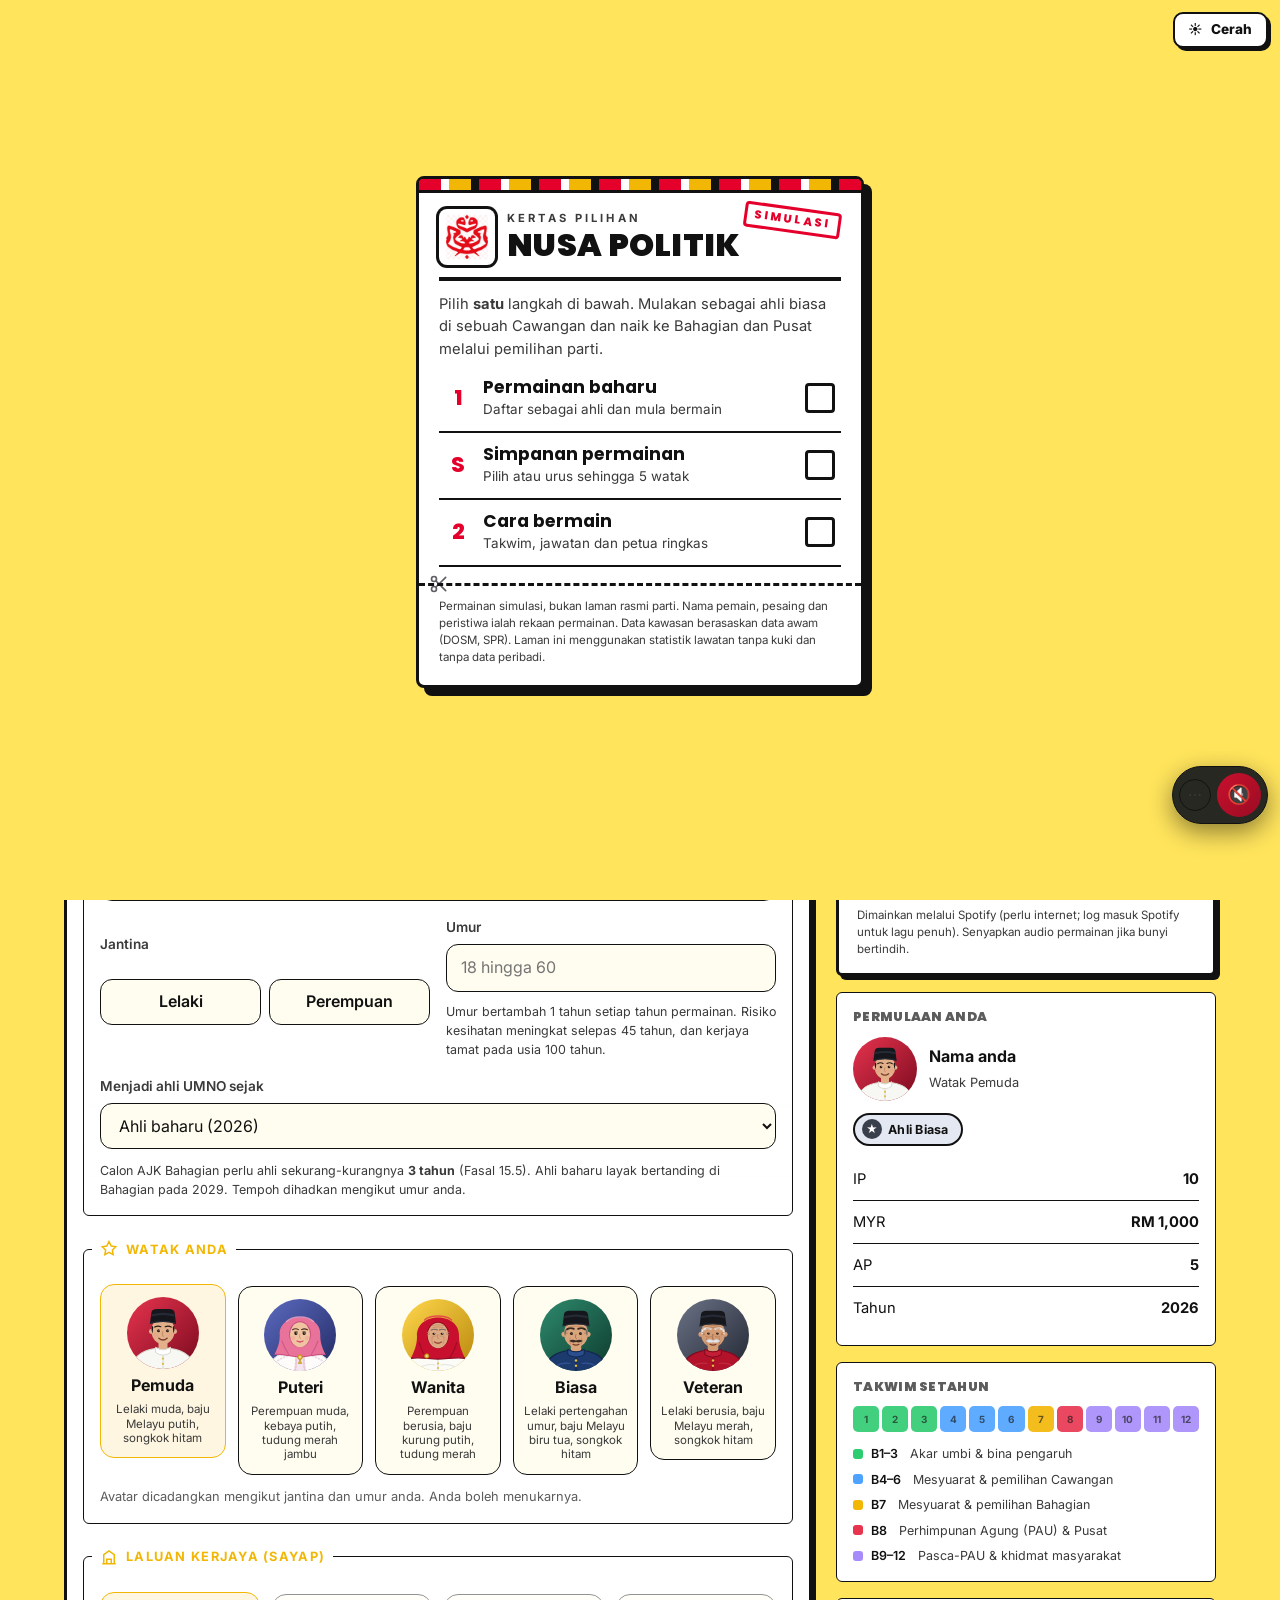
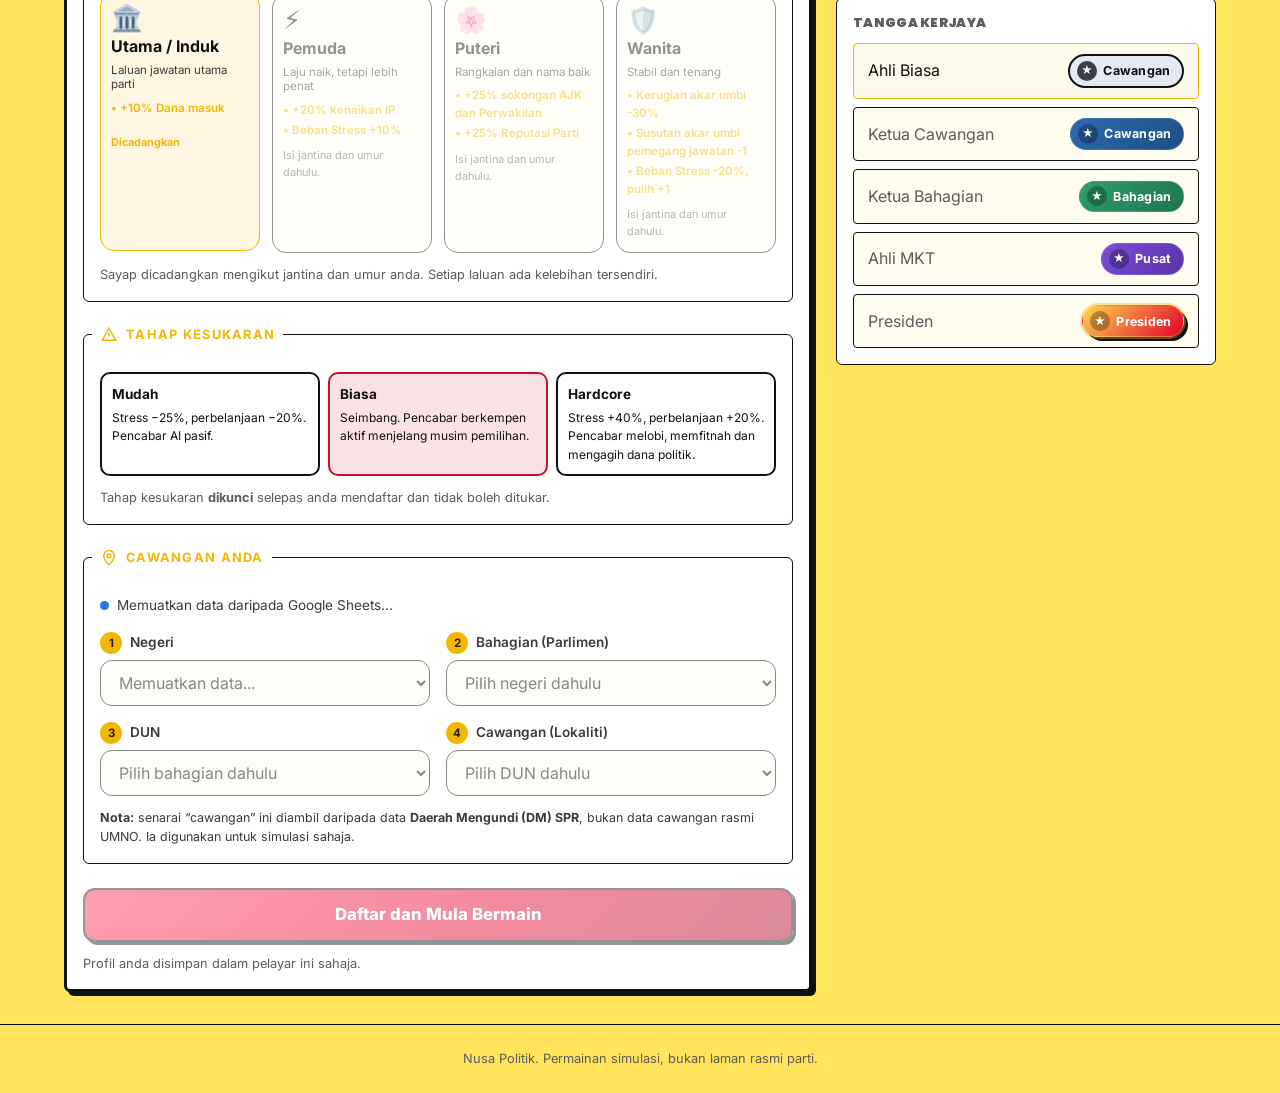
<file: index.html>
<!doctype html>
<html lang="ms">
<head>
  <meta charset="utf-8">
  <meta name="viewport" content="width=device-width, initial-scale=1, viewport-fit=cover">
  <title>Nusa Politik | Daftar Pemain</title>
  <link rel="icon" type="image/svg+xml" href="assets/images/favicon.svg">
  <link rel="icon" type="image/png" sizes="32x32" href="assets/images/favicon-32.png">
  <link rel="apple-touch-icon" href="assets/images/apple-touch-icon.png">
  <link rel="manifest" href="manifest.webmanifest">
  <meta name="description" content="Daftar sebagai ahli cawangan UMNO dan mulakan perjalanan politik anda.">
  <script src="js/tema.js"></script>
  <link rel="preconnect" href="https://fonts.googleapis.com">
  <link rel="preconnect" href="https://fonts.gstatic.com" crossorigin>
  <link rel="stylesheet" href="https://fonts.googleapis.com/css2?family=Inter:wght@400;500;600&family=Poppins:wght@600;700&display=swap">
  <!-- CSS disuntik supaya halaman tetap bergaya walaupun folder css/ tiada. Sumber: css/style.css + css/responsive.css. Jana semula: node tools/inline-css.js -->
  <!-- INLINE-CSS:START -->
<style id="inline-css">
/* ==========================================================================
   Nusa Politik — style.css
   Tema: Merah UMNO + Emas + Putih, Dark Mode UI
   Pendekatan: mobile-first (asas = skrin kecil). Peningkatan skrin besar
   berada dalam responsive.css.
   ========================================================================== */

/* ---------- 1. Token Rekabentuk ---------- */
:root {
  /* Warna jenama */
  --red: #C8102E;
  --red-dark: #9B0C23;
  --red-light: #E8344F;
  --gold: #F2B705;
  --gold-dark: #C99700;
  --gold-light: #FFD84D;
  --white: #FFFFFF;

  /* Permukaan gelap */
  --bg: #0E0F13;
  --bg-elev-1: #16181E;
  --bg-elev-2: #1D2028;
  --bg-elev-3: #262A34;
  --border: #2E333F;
  --border-soft: #232731;

  /* Teks */
  --text: #F4F5F7;
  --text-muted: #A3A9B8;
  --text-dim: #717789;

  /* Semantik */
  --success: #2ECC71;
  --warning: #F2B705;
  --danger: #FF4D5E;
  --info: #4DA3FF;

  /* Bentuk */
  --radius-sm: 8px;
  --radius: 14px;
  --radius-lg: 20px;
  --shadow-sm: 0 2px 6px rgba(0, 0, 0, .35);
  --shadow: 0 8px 24px rgba(0, 0, 0, .45);
  --shadow-red: 0 6px 22px rgba(200, 16, 46, .35);
  --shadow-gold: 0 6px 22px rgba(242, 183, 5, .28);

  /* Jarak */
  --space-1: .25rem;
  --space-2: .5rem;
  --space-3: .75rem;
  --space-4: 1rem;
  --space-5: 1.5rem;
  --space-6: 2rem;
  --space-7: 3rem;

  /* Taip */
  --font-body: "Inter", system-ui, -apple-system, "Segoe UI", Roboto, sans-serif;
  --font-display: "Poppins", "Inter", system-ui, sans-serif;

  --header-h: 60px;
  --bottom-nav-h: 64px;
  --transition: .2s cubic-bezier(.4, 0, .2, 1);
}

/* ---------- 2. Reset & Asas ---------- */
*, *::before, *::after { box-sizing: border-box; }

html {
  -webkit-text-size-adjust: 100%;
  scroll-behavior: smooth;
}

body {
  margin: 0;
  min-height: 100vh;
  font-family: var(--font-body);
  font-size: 1rem;
  line-height: 1.55;
  color: var(--text);
  background:
    radial-gradient(900px 500px at 85% -10%, rgba(200, 16, 46, .22), transparent 60%),
    radial-gradient(700px 400px at -10% 10%, rgba(242, 183, 5, .08), transparent 60%),
    var(--bg);
  background-attachment: fixed;
  -webkit-tap-highlight-color: transparent;
}

img, svg, video { max-width: 100%; display: block; }

h1, h2, h3, h4 {
  font-family: var(--font-display);
  line-height: 1.2;
  margin: 0 0 var(--space-3);
  letter-spacing: -.01em;
}
h1 { font-size: 1.75rem; }
h2 { font-size: 1.35rem; }
h3 { font-size: 1.1rem; }
p  { margin: 0 0 var(--space-3); color: var(--text-muted); }

a { color: var(--gold); text-decoration: none; transition: color var(--transition); }
a:hover { color: var(--gold-light); }

:focus-visible {
  outline: 3px solid var(--gold);
  outline-offset: 2px;
  border-radius: 4px;
}

::selection { background: var(--red); color: var(--white); }

/* Scrollbar */
* { scrollbar-width: thin; scrollbar-color: var(--bg-elev-3) transparent; }
::-webkit-scrollbar { width: 8px; height: 8px; }
::-webkit-scrollbar-thumb { background: var(--bg-elev-3); border-radius: 8px; }

/* ---------- 3. Susun Atur ---------- */
.container {
  width: 100%;
  max-width: 1200px;
  margin-inline: auto;
  padding: var(--space-4);
}

.page { padding-block: var(--space-4) var(--space-6); }

.page-title {
  display: flex;
  flex-direction: column;
  gap: var(--space-1);
  margin-bottom: var(--space-5);
}
.page-title h1 { margin: 0; }
.page-title p  { margin: 0; }

.grid { display: grid; gap: var(--space-4); grid-template-columns: 1fr; }
.stack > * + * { margin-top: var(--space-4); }
.row { display: flex; align-items: center; gap: var(--space-3); flex-wrap: wrap; }
.row--between { justify-content: space-between; }

.text-gold   { color: var(--gold); }
.text-red    { color: var(--red-light); }
.text-muted  { color: var(--text-muted); }
.text-center { text-align: center; }
.hidden      { display: none !important; }
.sr-only {
  position: absolute; width: 1px; height: 1px; overflow: hidden;
  clip: rect(0 0 0 0); white-space: nowrap;
}

/* ---------- 4. Header & Navigasi ---------- */
.app-header {
  position: sticky;
  top: 0;
  z-index: 50;
  height: var(--header-h);
  display: flex;
  align-items: center;
  padding-inline: var(--space-4);
  background: rgba(14, 15, 19, .85);
  backdrop-filter: blur(12px);
  -webkit-backdrop-filter: blur(12px);
  border-bottom: 1px solid var(--border-soft);
}
.app-header::after {
  content: "";
  position: absolute;
  inset: auto 0 -1px 0;
  height: 2px;
  background: linear-gradient(90deg, var(--red), var(--gold), var(--red));
}

.brand {
  display: flex;
  align-items: center;
  gap: var(--space-2);
  font-family: var(--font-display);
  font-weight: 700;
  font-size: 1.1rem;
  color: var(--white);
}
.brand:hover { color: var(--white); }
.brand__logo {
  width: 34px; height: 34px;
  border-radius: 10px;
  display: grid; place-items: center;
  background: linear-gradient(135deg, var(--red), var(--red-dark));
  color: var(--gold);
  font-weight: 800;
  box-shadow: var(--shadow-red);
}
.brand__sub { color: var(--gold); font-weight: 600; }

.header-actions { margin-left: auto; display: flex; align-items: center; gap: var(--space-2); }

.nav { display: none; }                 /* dipaparkan pada skrin lebar */
.nav-link {
  padding: .5rem .9rem;
  border-radius: 999px;
  color: var(--text-muted);
  font-weight: 500;
  font-size: .95rem;
}
.nav-link:hover { color: var(--white); background: var(--bg-elev-2); }
.nav-link.is-active { color: var(--bg); background: var(--gold); }

/* Navigasi bawah (telefon) */
.bottom-nav {
  position: fixed;
  inset: auto 0 0 0;
  z-index: 50;
  height: var(--bottom-nav-h);
  display: grid;
  grid-auto-flow: column;
  grid-auto-columns: 1fr;
  background: rgba(22, 24, 30, .95);
  backdrop-filter: blur(12px);
  -webkit-backdrop-filter: blur(12px);
  border-top: 1px solid var(--border);
  padding-bottom: env(safe-area-inset-bottom);
}
.bottom-nav a {
  display: flex; flex-direction: column; align-items: center; justify-content: center;
  gap: 2px;
  font-size: .7rem;
  color: var(--text-dim);
}
.bottom-nav a .icon { font-size: 1.3rem; line-height: 1; }
.bottom-nav a.is-active { color: var(--gold); }
body.has-bottom-nav { padding-bottom: calc(var(--bottom-nav-h) + env(safe-area-inset-bottom)); }

/* ---------- 5. Hero (index.html) ---------- */
.hero {
  position: relative;
  overflow: hidden;
  padding: var(--space-6) var(--space-4);
  border-radius: var(--radius-lg);
  text-align: center;
  background:
    linear-gradient(160deg, rgba(200, 16, 46, .92), rgba(120, 8, 28, .95)),
    var(--red);
  border: 1px solid rgba(255, 255, 255, .08);
  box-shadow: var(--shadow-red);
}
.hero::before {
  content: "";
  position: absolute;
  width: 260px; height: 260px;
  right: -80px; top: -80px;
  background: radial-gradient(circle, rgba(242, 183, 5, .45), transparent 65%);
  pointer-events: none;
}
.hero__eyebrow {
  display: inline-block;
  padding: .25rem .8rem;
  border-radius: 999px;
  background: rgba(0, 0, 0, .3);
  color: var(--gold-light);
  font-size: .75rem;
  font-weight: 600;
  letter-spacing: .08em;
  text-transform: uppercase;
  margin-bottom: var(--space-3);
}
.hero h1 { font-size: 2rem; color: #fff; margin-bottom: var(--space-3); }
.hero h1 span { color: var(--gold-light); }
.hero p { color: rgba(255, 255, 255, .85); max-width: 52ch; margin-inline: auto; }
.hero__cta { display: flex; flex-direction: column; gap: var(--space-3); margin-top: var(--space-5); }

/* ---------- 6. Butang ---------- */
.btn {
  --btn-bg: var(--bg-elev-3);
  --btn-fg: var(--text);
  display: inline-flex;
  align-items: center;
  justify-content: center;
  gap: var(--space-2);
  min-height: 46px;                      /* sasaran sentuh mesra jari */
  padding: .65rem 1.25rem;
  font: 600 .95rem/1 var(--font-body);
  color: var(--btn-fg);
  background: var(--btn-bg);
  border: 1px solid transparent;
  border-radius: 12px;
  cursor: pointer;
  user-select: none;
  transition: transform var(--transition), box-shadow var(--transition),
              background var(--transition), filter var(--transition);
}
.btn:hover  { filter: brightness(1.12); transform: translateY(-1px); }
.btn:active { transform: translateY(0) scale(.98); }
.btn:disabled, .btn[aria-disabled="true"] {
  opacity: .45; cursor: not-allowed; transform: none; filter: none;
}

.btn--primary {
  --btn-bg: linear-gradient(135deg, var(--red-light), var(--red) 55%, var(--red-dark));
  --btn-fg: var(--white);
  box-shadow: var(--shadow-red);
}
.btn--gold {
  --btn-bg: linear-gradient(135deg, var(--gold-light), var(--gold) 55%, var(--gold-dark));
  --btn-fg: #2B2100;
  box-shadow: var(--shadow-gold);
}
.btn--ghost {
  --btn-bg: transparent;
  border-color: var(--border);
  color: var(--text);
}
.btn--ghost:hover { border-color: var(--gold); color: var(--gold); background: rgba(242, 183, 5, .06); }
.btn--danger { --btn-bg: #3A1218; --btn-fg: var(--danger); border-color: rgba(255, 77, 94, .4); }
.btn--sm    { min-height: 36px; padding: .4rem .85rem; font-size: .85rem; border-radius: 10px; }
.btn--lg    { min-height: 54px; padding: .9rem 1.75rem; font-size: 1.05rem; }
.btn--block { width: 100%; }
.btn--icon  { min-width: 46px; padding: .6rem; }

.btn-group { display: flex; flex-wrap: wrap; gap: var(--space-2); }

/* ---------- 7. Kad (Dashboard Cards) ---------- */
.card {
  position: relative;
  background: linear-gradient(180deg, var(--bg-elev-2), var(--bg-elev-1));
  border: 1px solid var(--border-soft);
  border-radius: var(--radius);
  padding: var(--space-4);
  box-shadow: var(--shadow-sm);
  transition: transform var(--transition), border-color var(--transition), box-shadow var(--transition);
}
.card--interactive { cursor: pointer; }
.card--interactive:hover {
  transform: translateY(-3px);
  border-color: var(--gold);
  box-shadow: var(--shadow), 0 0 0 1px rgba(242, 183, 5, .25);
}

.card--red  { border-color: rgba(200, 16, 46, .55); background: linear-gradient(180deg, rgba(200, 16, 46, .16), var(--bg-elev-1)); }
.card--gold { border-color: rgba(242, 183, 5, .5);  background: linear-gradient(180deg, rgba(242, 183, 5, .12), var(--bg-elev-1)); }
.card--accent::before {
  content: "";
  position: absolute; left: 0; top: 14px; bottom: 14px;
  width: 4px; border-radius: 0 4px 4px 0;
  background: linear-gradient(var(--red), var(--gold));
}

.card__header {
  display: flex; align-items: center; justify-content: space-between;
  gap: var(--space-3);
  margin-bottom: var(--space-3);
}
.card__title {
  display: flex; align-items: center; gap: var(--space-2);
  margin: 0;
  font-size: 1rem;
  font-weight: 600;
}
.card__icon {
  width: 38px; height: 38px;
  display: grid; place-items: center;
  border-radius: 10px;
  background: rgba(242, 183, 5, .12);
  color: var(--gold);
  font-size: 1.15rem;
}
.card__body   { color: var(--text-muted); font-size: .95rem; }
.card__footer {
  margin-top: var(--space-4);
  padding-top: var(--space-3);
  border-top: 1px dashed var(--border);
  display: flex; gap: var(--space-2); flex-wrap: wrap;
}

/* Profil pemain */
.profile-card { display: flex; gap: var(--space-4); align-items: center; }
.avatar {
  flex: none;
  width: 68px; height: 68px;
  border-radius: 50%;
  display: grid; place-items: center;
  font-family: var(--font-display);
  font-size: 1.6rem; font-weight: 700;
  color: var(--white);
  background: linear-gradient(135deg, var(--red), var(--red-dark));
  border: 3px solid var(--gold);
  box-shadow: var(--shadow-red);
}
.profile-card__name { font-size: 1.2rem; font-weight: 700; margin: 0; color: var(--white); }
.profile-card__meta { font-size: .85rem; color: var(--text-muted); margin: 2px 0 var(--space-2); }

/* ---------- 8. Panel Statistik ---------- */
.stats-panel {
  background: var(--bg-elev-1);
  border: 1px solid var(--border-soft);
  border-radius: var(--radius);
  padding: var(--space-4);
}
.stats-panel__title {
  display: flex; align-items: center; justify-content: space-between;
  margin: 0 0 var(--space-3);
  font-size: .8rem;
  text-transform: uppercase;
  letter-spacing: .1em;
  color: var(--text-dim);
}

.stat-grid { display: grid; grid-template-columns: repeat(2, 1fr); gap: var(--space-3); }
.stat {
  padding: var(--space-3);
  background: var(--bg-elev-2);
  border: 1px solid var(--border-soft);
  border-radius: var(--radius-sm);
  min-width: 0;
}
.stat__label {
  display: flex; align-items: center; gap: 6px;
  font-size: .75rem;
  color: var(--text-muted);
  text-transform: uppercase;
  letter-spacing: .06em;
}
.stat__value {
  margin-top: 4px;
  font-family: var(--font-display);
  font-size: 1.5rem;
  font-weight: 700;
  color: var(--white);
  white-space: nowrap;
  overflow: hidden;
  text-overflow: ellipsis;
}
.stat__value--gold { color: var(--gold); }
.stat__value--red  { color: var(--red-light); }
.stat__delta { font-size: .75rem; font-weight: 600; }
.stat__delta.is-up   { color: var(--success); }
.stat__delta.is-up::before   { content: "▲ "; }
.stat__delta.is-down { color: var(--danger); }
.stat__delta.is-down::before { content: "▼ "; }

/* Senarai statistik berbaris */
.stat-list { list-style: none; margin: 0; padding: 0; }
.stat-list li {
  display: flex; justify-content: space-between; gap: var(--space-3);
  padding: .6rem 0;
  border-bottom: 1px solid var(--border-soft);
  font-size: .92rem;
}
.stat-list li:last-child { border-bottom: 0; }
.stat-list b { color: var(--white); }

/* ---------- 9. Lencana Jawatan (Office Badges) ---------- */
.badge-office {
  --badge-c1: var(--bg-elev-3);
  --badge-c2: var(--border);
  --badge-fg: var(--text);
  display: inline-flex;
  align-items: center;
  gap: 6px;
  padding: .3rem .75rem .3rem .45rem;
  border-radius: 999px;
  font-size: .78rem;
  font-weight: 700;
  letter-spacing: .02em;
  color: var(--badge-fg);
  background: linear-gradient(135deg, var(--badge-c1), var(--badge-c2));
  border: 1px solid rgba(255, 255, 255, .12);
  white-space: nowrap;
}
.badge-office::before {
  content: "★";
  width: 20px; height: 20px;
  display: grid; place-items: center;
  border-radius: 50%;
  background: rgba(0, 0, 0, .28);
  font-size: .7rem;
}
/* Hierarki jawatan */
.badge-office--ahli        { --badge-c1: #E4E8F2; --badge-c2: #E4E8F2; --badge-fg: #111; border: 2px solid #111; }   /* v7.19: kontras pada latar putih */
.badge-office--ahli::before { background: #3A3F4C; color: #fff; }
.badge-office--cawangan    { --badge-c1: #2B6CB0; --badge-c2: #1E4E82; --badge-fg: #fff; }
.badge-office--bahagian    { --badge-c1: #2F9E6B; --badge-c2: #1F7550; --badge-fg: #fff; }
.badge-office--mt          { --badge-c1: #7A4DD8; --badge-c2: #5A34A8; --badge-fg: #fff; }
.badge-office--menteri     { --badge-c1: var(--red-light); --badge-c2: var(--red-dark); --badge-fg: #fff; }
.badge-office--naib        { --badge-c1: #FF8A3D; --badge-c2: #D85F12; --badge-fg: #fff; }
.badge-office--timbalan    { --badge-c1: var(--gold-light); --badge-c2: var(--gold-dark); --badge-fg: #2B2100; }
.badge-office--presiden,
.badge-office--pm {
  --badge-c1: var(--gold-light); --badge-c2: var(--red);
  --badge-fg: #fff;
  box-shadow: 0 0 0 2px rgba(242, 183, 5, .35), var(--shadow-gold);
  animation: glow 2.6s ease-in-out infinite;
}

.badge {
  display: inline-block;
  padding: .15rem .6rem;
  border-radius: 6px;
  font-size: .72rem;
  font-weight: 700;
  background: var(--bg-elev-3);
  color: var(--text-muted);
}
.badge--success { background: rgba(46, 204, 113, .15); color: var(--success); }
.badge--danger  { background: rgba(255, 77, 94, .15);  color: var(--danger); }
.badge--gold    { background: rgba(242, 183, 5, .15);  color: var(--gold); }
.badge--red     { background: rgba(200, 16, 46, .2);   color: var(--red-light); }

/* Tangga kerjaya */
.career-ladder { list-style: none; margin: 0; padding: 0; display: grid; gap: var(--space-2); }
.career-ladder li {
  display: flex; align-items: center; justify-content: space-between; gap: var(--space-3);
  padding: .65rem .85rem;
  border-radius: var(--radius-sm);
  background: var(--bg-elev-2);
  border: 1px solid var(--border-soft);
  color: var(--text-dim);
}
.career-ladder li.is-done    { color: var(--text-muted); border-color: rgba(46, 204, 113, .35); }
.career-ladder li.is-current { color: var(--white); border-color: var(--gold); background: rgba(242, 183, 5, .08); }

/* ---------- 10. Bar Kemajuan ---------- */
.progress-wrap { display: grid; gap: 6px; }
.progress__label {
  display: flex; justify-content: space-between; align-items: baseline;
  font-size: .82rem;
  color: var(--text-muted);
}
.progress__label b { color: var(--white); font-variant-numeric: tabular-nums; }

.progress {
  --progress: 0%;
  --bar-a: var(--gold);
  --bar-b: var(--gold-dark);
  position: relative;
  height: 12px;
  border-radius: 999px;
  background: var(--bg-elev-3);
  overflow: hidden;
  box-shadow: inset 0 1px 3px rgba(0, 0, 0, .5);
}
.progress__bar {
  height: 100%;
  width: var(--progress);
  border-radius: inherit;
  background: linear-gradient(90deg, var(--bar-b), var(--bar-a));
  transition: width .8s cubic-bezier(.22, 1, .36, 1);
  position: relative;
}
.progress__bar::after {                 /* kilauan bergerak */
  content: "";
  position: absolute; inset: 0;
  background: linear-gradient(110deg, transparent 30%, rgba(255, 255, 255, .35) 50%, transparent 70%);
  background-size: 200% 100%;
  animation: shimmer 2.2s linear infinite;
}
.progress--lg { height: 18px; }
.progress--sm { height: 7px; }

.progress--red     { --bar-a: var(--red-light); --bar-b: var(--red-dark); }
.progress--success { --bar-a: #5BE38F; --bar-b: #1E9A52; }
.progress--info    { --bar-a: #7DBEFF; --bar-b: #2B73C4; }
.progress--danger  { --bar-a: #FF7A87; --bar-b: #C21F30; }

/* Bar mengikut tahap (gunakan data-level di JS) */
.progress[data-level="low"]  { --bar-a: #FF7A87; --bar-b: #C21F30; }
.progress[data-level="mid"]  { --bar-a: var(--gold-light); --bar-b: var(--gold-dark); }
.progress[data-level="high"] { --bar-a: #5BE38F; --bar-b: #1E9A52; }

/* ---------- 11. Borang ---------- */
.field { display: grid; gap: 6px; margin-bottom: var(--space-4); }
.field label { font-size: .85rem; font-weight: 600; color: var(--text-muted); }
.input, .select, .textarea {
  width: 100%;
  min-height: 46px;
  padding: .65rem .9rem;
  font: inherit;
  font-size: 16px;                       /* elak zoom automatik iOS */
  color: var(--text);
  background: var(--bg-elev-2);
  border: 1px solid var(--border);
  border-radius: 12px;
  transition: border-color var(--transition), box-shadow var(--transition);
}
.input:focus, .select:focus, .textarea:focus {
  outline: 0;
  border-color: var(--gold);
  box-shadow: 0 0 0 3px rgba(242, 183, 5, .2);
}

/* ---------- 12. Pilihan Keputusan & Log ---------- */
.choice-list { display: grid; gap: var(--space-3); }
.choice {
  display: flex; flex-direction: column; gap: 4px;
  width: 100%;
  text-align: left;
  padding: var(--space-3) var(--space-4);
  font: inherit;
  color: var(--text);
  background: var(--bg-elev-2);
  border: 1px solid var(--border);
  border-radius: var(--radius);
  cursor: pointer;
  transition: border-color var(--transition), transform var(--transition), background var(--transition);
}
.choice:hover { border-color: var(--gold); background: var(--bg-elev-3); transform: translateX(3px); }
.choice__title { font-weight: 700; color: var(--white); }
.choice__desc  { font-size: .85rem; color: var(--text-muted); }
.choice__fx    { display: flex; flex-wrap: wrap; gap: 6px; margin-top: 4px; }

.event-log {
  max-height: 280px;
  overflow-y: auto;
  display: grid; gap: var(--space-2);
  padding-right: 4px;
}
.event-log__item {
  padding: .65rem .85rem;
  border-left: 3px solid var(--gold);
  background: var(--bg-elev-2);
  border-radius: 0 var(--radius-sm) var(--radius-sm) 0;
  font-size: .88rem;
  color: var(--text-muted);
  animation: slide-in .35s ease both;
}
.event-log__item time { display: block; font-size: .72rem; color: var(--text-dim); }
.event-log__item.is-good { border-left-color: var(--success); }
.event-log__item.is-bad  { border-left-color: var(--danger); }

/* ---------- 13. Jadual ---------- */
.table-wrap { overflow-x: auto; border: 1px solid var(--border-soft); border-radius: var(--radius); }
.table { width: 100%; border-collapse: collapse; font-size: .9rem; min-width: 480px; }
.table th, .table td { padding: .75rem 1rem; text-align: left; border-bottom: 1px solid var(--border-soft); }
.table th { font-size: .75rem; text-transform: uppercase; letter-spacing: .06em; color: var(--text-dim); background: var(--bg-elev-2); }
.table tr:last-child td { border-bottom: 0; }
.table tbody tr:hover { background: rgba(242, 183, 5, .05); }

/* ---------- 14. Modal Popup ---------- */
.modal-overlay {
  position: fixed;
  inset: 0;
  z-index: 100;
  display: none;
  align-items: center;
  justify-content: center;
  padding: var(--space-4);
  background: rgba(5, 6, 9, .75);
  backdrop-filter: blur(6px);
  -webkit-backdrop-filter: blur(6px);
  opacity: 0;
  transition: opacity .25s ease;
}
.modal-overlay.is-open { display: flex; opacity: 1; }

.modal {
  position: relative;
  width: 100%;
  max-width: 520px;
  max-height: 88vh;
  max-height: 88dvh;
  display: flex;
  flex-direction: column;
  background: linear-gradient(180deg, var(--bg-elev-2), var(--bg-elev-1));
  border: 1px solid var(--border);
  border-top: 4px solid var(--red);
  border-radius: var(--radius-lg);
  box-shadow: var(--shadow), 0 0 60px rgba(200, 16, 46, .18);
  animation: modal-in .3s cubic-bezier(.22, 1, .36, 1) both;
}
.modal--gold { border-top-color: var(--gold); }
.modal--wide { max-width: 760px; }

.modal__header {
  display: flex; align-items: center; justify-content: space-between; gap: var(--space-3);
  padding: var(--space-4) var(--space-4) var(--space-3);
}
.modal__title { margin: 0; font-size: 1.2rem; color: var(--white); }
.modal__close {
  flex: none;
  width: 38px; height: 38px;
  display: grid; place-items: center;
  font-size: 1.3rem; line-height: 1;
  color: var(--text-muted);
  background: var(--bg-elev-3);
  border: 0; border-radius: 50%;
  cursor: pointer;
  transition: background var(--transition), color var(--transition);
}
.modal__close:hover { background: var(--red); color: var(--white); }
.modal__body {
  padding: 0 var(--space-4) var(--space-4);
  overflow-y: auto;
  overscroll-behavior: contain;
}
.modal__footer {
  display: flex; gap: var(--space-2); justify-content: flex-end; flex-wrap: wrap;
  padding: var(--space-3) var(--space-4) var(--space-4);
  border-top: 1px solid var(--border-soft);
}
body.modal-open { overflow: hidden; }

/* Modal peristiwa (event) */
.modal__banner {
  display: grid; place-items: center;
  height: 110px;
  margin: 0 var(--space-4) var(--space-3);
  border-radius: var(--radius);
  font-size: 3rem;
  background: linear-gradient(135deg, var(--red), var(--red-dark) 60%, #4a0612);
}
.modal__banner--gold { background: linear-gradient(135deg, var(--gold-light), var(--gold-dark)); }

/* ---------- 15. Toast / Notifikasi ---------- */
.toast-stack {
  position: fixed;
  top: calc(var(--header-h) + 10px);
  right: var(--space-3);
  left: var(--space-3);
  z-index: 200;
  display: grid; gap: var(--space-2);
  pointer-events: none;
}
.toast {
  pointer-events: auto;
  display: flex; align-items: center; gap: var(--space-3);
  padding: .8rem 1rem;
  background: var(--bg-elev-3);
  border: 1px solid var(--border);
  border-left: 4px solid var(--gold);
  border-radius: var(--radius-sm);
  box-shadow: var(--shadow);
  font-size: .9rem;
  animation: slide-in .3s ease both;
}
.toast--success { border-left-color: var(--success); }
.toast--danger  { border-left-color: var(--danger); }

/* ---------- 16. Animasi ---------- */
@keyframes shimmer  { from { background-position: 200% 0; } to { background-position: -200% 0; } }
@keyframes glow     { 0%, 100% { filter: brightness(1); } 50% { filter: brightness(1.2); } }
@keyframes slide-in { from { opacity: 0; transform: translateY(-8px); } to { opacity: 1; transform: none; } }
@keyframes modal-in { from { opacity: 0; transform: translateY(24px) scale(.97); } to { opacity: 1; transform: none; } }
@keyframes fade-up  { from { opacity: 0; transform: translateY(14px); } to { opacity: 1; transform: none; } }

.fade-up { animation: fade-up .5s ease both; }
.fade-up:nth-child(2) { animation-delay: .06s; }
.fade-up:nth-child(3) { animation-delay: .12s; }
.fade-up:nth-child(4) { animation-delay: .18s; }

@media (prefers-reduced-motion: reduce) {
  *, *::before, *::after {
    animation-duration: .01ms !important;
    animation-iteration-count: 1 !important;
    transition-duration: .01ms !important;
    scroll-behavior: auto !important;
  }
}

/* ---------- 17. Footer ---------- */
.app-footer {
  padding: var(--space-5) var(--space-4);
  text-align: center;
  font-size: .8rem;
  color: var(--text-dim);
  border-top: 1px solid var(--border-soft);
}

/* ---------- 18. Pendaftaran (index.html) — v3.0 ---------- */
/* Gaya khusus borang pendaftaran */
:root { color-scheme: dark; }
option { background: var(--bg-elev-2); color: var(--text); }

.form-section { border: 0; margin: 0 0 var(--space-5); padding: 0; min-width: 0; }
.form-section legend {
  padding: 0; margin-bottom: var(--space-3);
  font: 700 .8rem var(--font-body); letter-spacing: .1em; text-transform: uppercase; color: var(--gold);
}
.form-grid { display: grid; gap: var(--space-4); grid-template-columns: 1fr; }
.form-grid .field { margin-bottom: 0; min-width: 0; }
.field label { display: flex; align-items: center; gap: var(--space-2); }

.step {
  flex: none; width: 22px; height: 22px; display: grid; place-items: center;
  border-radius: 50%; background: var(--gold); color: #2B2100;
  font: 700 .72rem var(--font-body);
}
.select:disabled, .input:disabled { opacity: .5; cursor: not-allowed; }
.select { appearance: auto; cursor: pointer; }

.field__error { margin: 0; min-height: 0; font-size: .8rem; color: var(--danger); }
.field__error:empty { display: none; }
[aria-invalid="true"] { border-color: var(--danger) !important; }

.pill-group { display: grid; grid-template-columns: 1fr 1fr; gap: var(--space-2); }
.field label.pill { position: relative; display: block; gap: 0; font-size: inherit; color: var(--text); }
.pill input { position: absolute; inset: 0; opacity: 0; margin: 0; cursor: pointer; }
.pill span {
  display: flex; width: 100%; align-items: center; justify-content: center; min-height: 46px;
  border: 1px solid var(--border); border-radius: 12px; background: var(--bg-elev-2);
  font-weight: 600; transition: border-color var(--transition), background var(--transition), color var(--transition);
}
.pill input:checked + span { border-color: var(--gold); background: rgba(242, 183, 5, .12); color: var(--gold); }
.pill input:focus-visible + span { outline: 3px solid var(--gold); outline-offset: 2px; }

.status { display: flex; align-items: flex-start; gap: var(--space-2); margin: 0 0 var(--space-4); font-size: .85rem; color: var(--text-muted); }
.status__dot { flex: none; width: 9px; height: 9px; margin-top: .45em; border-radius: 50%; background: var(--text-dim); }
.status[data-state="loading"] .status__dot { animation: glow 1s ease-in-out infinite; background: var(--info); }
.status[data-state="sheet"] .status__dot { background: var(--success); }
.status[data-state="cache"] .status__dot,
.status[data-state="fallback"] .status__dot { background: var(--warning); }
.status__text { min-width: 0; flex: 1; }

.info { margin-top: var(--space-4); }
.info[hidden], .status [hidden], #resume[hidden] { display: none; }
.info__name { margin: 0 0 var(--space-3); font-size: 1rem; font-weight: 700; color: var(--white); }
.stat__value { font-size: 1.3rem; }

.form-actions { display: grid; gap: var(--space-3); }
.form-error { margin: 0; font-size: .9rem; color: var(--danger); }
.form-error:empty { display: none; }
.form-note { margin: 0; font-size: .8rem; color: var(--text-dim); }

#resume { margin-bottom: var(--space-4); }
.page > .stack > * + * { margin-top: var(--space-5); }
.hero h1 { margin-bottom: var(--space-2); }
.hero { text-align: left; }
.hero p { margin-inline: 0; }


/* ---- Header bertema ---- */
.brand__img { width: 34px; height: 34px; border-radius: 10px; object-fit: contain; background: rgba(255,255,255,.06); }
.flagbar { height: 6px; background: linear-gradient(90deg, #C8102E 0 33.3%, #FFFFFF 33.3% 66.6%, #1F8A4C 66.6% 100%); }
.hero { padding-top: var(--space-6); }
.hero__band { position: absolute; inset: auto 0 0 0; height: 34px; opacity: .35; pointer-events: none;
  background-image: url("data:image/svg+xml,%3Csvg xmlns='http://www.w3.org/2000/svg' width='34' height='34' viewBox='0 0 34 34'%3E%3Cpath d='M17 2 32 17 17 32 2 17Z' fill='none' stroke='%23F2B705' stroke-width='1.5'/%3E%3Cpath d='M17 9 25 17 17 25 9 17Z' fill='%23F2B705' fill-opacity='.55'/%3E%3C/svg%3E");
  background-repeat: repeat-x; }
.hero__top { position: relative; display: flex; align-items: center; gap: var(--space-4); flex-wrap: wrap; margin-bottom: var(--space-3); }
.hero__emblem { flex: none; width: 84px; height: 84px; display: grid; place-items: center; border-radius: 22px;
  background: rgba(0,0,0,.28); border: 1px solid rgba(255,255,255,.18); box-shadow: 0 6px 22px rgba(0,0,0,.35); }
.hero__emblem img { width: 66px; height: 66px; object-fit: contain; }
.hero > *:not(.hero__band) { position: relative; }
.hero { padding-bottom: calc(var(--space-6) + 24px); }

/* ---- Pilihan avatar ---- */
.avatar-grid { display: grid; grid-template-columns: repeat(2, 1fr); gap: var(--space-3); }
@media (min-width: 640px) { .avatar-grid { grid-template-columns: repeat(5, 1fr); } }
.av { position: relative; display: block; margin: 0; }
.av input { position: absolute; inset: 0; opacity: 0; margin: 0; cursor: pointer; z-index: 1; }
.av__box { display: grid; justify-items: center; gap: 4px; padding: 12px 8px; text-align: center;
  border: 1px solid var(--border); border-radius: 14px; background: var(--bg-elev-2);
  transition: border-color var(--transition), background var(--transition), transform var(--transition); }
.av__box svg { width: 72px; height: 72px; }
.av__nama { font-weight: 700; color: var(--white); }
.av__desc { font-size: .72rem; color: var(--text-muted); line-height: 1.25; }
.av input:checked + .av__box { border-color: var(--gold); background: rgba(242,183,5,.12); transform: translateY(-2px); }
.av input:focus-visible + .av__box { outline: 3px solid var(--gold); outline-offset: 2px; }
.av__saran { display: none; margin-top: 4px; font-size: .68rem; font-weight: 700; color: var(--gold); }
.av.is-saran .av__saran { display: block; }
.avatar-hint { margin: var(--space-3) 0 0; font-size: .8rem; color: var(--text-dim); }
/* ---- Pilihan sayap (v5.9) ---- */
.sayap-grid { display: grid; grid-template-columns: repeat(2, 1fr); gap: var(--space-3); }
@media (min-width: 640px) { .sayap-grid { grid-template-columns: repeat(4, 1fr); } }
.sy { position: relative; display: block; margin: 0; }
.sy input { position: absolute; inset: 0; opacity: 0; margin: 0; cursor: pointer; z-index: 1; }
.sy input:disabled { cursor: not-allowed; }
.sy__box { display: grid; align-content: start; gap: 4px; height: 100%; padding: 12px 10px; border: 1px solid var(--border); border-radius: 14px; background: var(--bg-elev-2);
  transition: border-color var(--transition), background var(--transition), transform var(--transition), opacity var(--transition); }
.sy__ikon { font-size: 1.6rem; line-height: 1; }
.sy__nama { font-weight: 700; color: var(--white); }
.sy__desc { font-size: .72rem; color: var(--text-muted); line-height: 1.25; }
.sy__buff { margin: 4px 0 0; padding: 0; list-style: none; display: grid; gap: 2px; font-size: .72rem; color: var(--gold); font-weight: 600; }
.sy__buff li::before { content: "\2022  "; }
.sy__syarat { margin-top: 4px; font-size: .68rem; color: var(--text-dim); }
.sy input:checked + .sy__box { border-color: var(--gold); background: rgba(242,183,5,.12); transform: translateY(-2px); }
.sy input:focus-visible + .sy__box { outline: 3px solid var(--gold); outline-offset: 2px; }
.sy input:disabled + .sy__box { opacity: .45; }
.sy__saran { display: none; margin-top: 4px; font-size: .68rem; font-weight: 700; color: var(--gold); }
.sy.is-saran .sy__saran { display: block; }

.preview-avatar { display: flex; align-items: center; gap: var(--space-3); margin: 0 0 var(--space-3); }
.preview-avatar svg { width: 64px; height: 64px; flex: none; }
.preview-avatar b { color: var(--white); display: block; }
.preview-avatar span { font-size: .8rem; color: var(--text-muted); }

@media (min-width: 640px) {
  .form-grid--nama { grid-template-columns: 1fr 1fr; }
  .form-grid--nama .field--wide { grid-column: 1 / -1; }
  .form-grid--lokasi { grid-template-columns: 1fr 1fr; }
}

/* ---- v3.0: Hero bertema dengan ilustrasi ---- */
.hero--reg { display: grid; gap: var(--space-4); align-items: center; padding-bottom: calc(var(--space-6) + 30px);
  background:
    radial-gradient(120% 90% at 100% 0%, rgba(242,183,5,.28), transparent 55%),
    linear-gradient(160deg, #D3142F 0%, #8E0B22 62%, #5A0716 100%); }
.hero--reg::after { content: ""; position: absolute; inset: 0; pointer-events: none; opacity: .5;
  background-image: radial-gradient(rgba(255,255,255,.07) 1px, transparent 1.4px); background-size: 18px 18px; }
.hero__copy { position: relative; z-index: 1; }
.hero__art { position: relative; z-index: 1; width: 100%; max-width: 420px; margin-inline: auto; }
.hero__art svg { display: block; width: 100%; height: auto; filter: drop-shadow(0 10px 22px rgba(0,0,0,.4)); }
.hero__chips { display: flex; flex-wrap: wrap; gap: var(--space-2); margin-top: var(--space-4); }
.chip { display: inline-flex; align-items: center; gap: 6px; padding: .35rem .75rem; border-radius: 999px;
  background: rgba(0,0,0,.32); border: 1px solid rgba(255,255,255,.16); color: #fff;   /* v7.19: hero sentiasa gelap, jadi teks mesti putih (tema cerah menetapkan --white ke hitam) */
  font: 600 .78rem var(--font-body); }
.chip b { color: var(--gold-light); }
.chip svg { width: 14px; height: 14px; flex: none; }
.hero--reg .hero__top { margin-bottom: var(--space-2); }
.hero--reg .hero__emblem { width: 64px; height: 64px; border-radius: 18px; }
.hero--reg .hero__emblem img { width: 50px; height: 50px; }
.hero--reg h1 { font-size: 1.85rem; line-height: 1.15; }
@media (min-width: 760px) {
  .hero--reg { grid-template-columns: 1.15fr .85fr; }
  .hero--reg h1 { font-size: 2.4rem; }
}

/* ---- Cara bermain ---- */
.howto { display: grid; gap: var(--space-3); grid-template-columns: 1fr; margin: 0; padding: 0; list-style: none; }
.howto li { position: relative; display: flex; gap: var(--space-3); align-items: flex-start; padding: var(--space-4);
  border-radius: var(--radius); background: var(--bg-elev-1); border: 1px solid var(--border);
  overflow: hidden; }
.howto li::before { content: ""; position: absolute; left: 0; top: 0; bottom: 0; width: 4px; background: var(--c, var(--gold)); }
.howto__ico { flex: none; width: 44px; height: 44px; display: grid; place-items: center; border-radius: 12px;
  background: color-mix(in srgb, var(--c, var(--gold)) 18%, transparent); color: var(--c, var(--gold)); }
.howto__ico svg { width: 24px; height: 24px; }
.howto h3 { margin: 0 0 2px; font-size: .95rem; color: var(--white); }
.howto p { margin: 0; font-size: .82rem; color: var(--text-muted); line-height: 1.4; }
@media (min-width: 760px) { .howto { grid-template-columns: repeat(3, 1fr); } }

/* ---- Stepper borang ---- */
.stepper { display: flex; align-items: center; gap: 6px; margin: 0 0 var(--space-5); padding: 0; list-style: none; }
.stepper li { flex: 1; display: flex; align-items: center; gap: 8px; min-width: 0; font: 600 .74rem var(--font-body); color: var(--text-dim); }
.stepper li:first-child { flex: none; }
.stepper li + li::before { content: ""; flex: 1; height: 2px; min-width: 10px; background: var(--border); border-radius: 2px; }
.stepper__n { flex: none; width: 26px; height: 26px; display: grid; place-items: center; border-radius: 50%;
  border: 2px solid var(--border); background: var(--bg-elev-2); color: var(--text-muted); transition: all var(--transition); }
.stepper__t { white-space: nowrap; overflow: hidden; text-overflow: ellipsis; }
.stepper li.is-done { color: var(--gold); }
.stepper li.is-done .stepper__n { background: var(--gold); border-color: var(--gold); color: #2B2100; }
.stepper li.is-done + li::before { background: var(--gold); }
@media (max-width: 479.98px) { .stepper__t { display: none; } }

/* ---- Seksyen borang sebagai panel ---- */
#reg-form .form-section { padding: var(--space-4); border: 1px solid var(--border-soft); border-radius: var(--radius);
  background: linear-gradient(180deg, rgba(255,255,255,.025), transparent); }
#reg-form .form-section legend { display: flex; align-items: center; gap: 8px; padding: 0 var(--space-2); margin-left: calc(var(--space-2) * -1); }
.legend-ico { width: 18px; height: 18px; flex: none; }
#reg-form .input, #reg-form .select { min-height: 46px; }

/* ---- Panel sisi: takwim ringkas ---- */
.mini-takwim { display: grid; grid-template-columns: repeat(12, 1fr); gap: 3px; margin: 0 0 var(--space-3); }
.mini-takwim i { display: block; height: 26px; border-radius: 5px; background: var(--c); opacity: .9;
  font: 700 .62rem/26px var(--font-body); font-style: normal; text-align: center; color: rgba(0,0,0,.65); }
.mini-legend { margin: 0; padding: 0; list-style: none; display: grid; gap: 6px; font-size: .78rem; color: var(--text-muted); }
.mini-legend li { display: flex; align-items: center; gap: 8px; }
.mini-legend b { flex: none; width: 10px; height: 10px; border-radius: 3px; background: var(--c); }
.mini-legend span { color: var(--white); font-weight: 600; margin-right: 4px; }
.career-ladder li { position: relative; }

/* ---- v3.5: logo header lebih seimbang ---- */
.brand { gap: 10px; }
.brand__img { width: 40px; height: 40px; padding: 3px; border-radius: 12px; background: rgba(255,255,255,.07); box-shadow: inset 0 0 0 1px rgba(255,255,255,.08); }
.brand > span { font-weight: 800; letter-spacing: .01em; }
@media (max-width: 480px) { .brand__img { width: 34px; height: 34px; } }

/* ---- v3.5: kad Lagu Rasmi & Pemain Audio (Spotify) ---- */
.lagu { position: relative; overflow: hidden; }
.lagu__kepala { display: flex; align-items: center; gap: 10px; width: 100%; margin: 0; padding: 0; background: none; border: 0; color: inherit; font: inherit; text-align: left; }
.lagu__ikon { flex: none; width: 34px; height: 34px; display: grid; place-items: center; border-radius: 10px; background: rgba(30,215,96,.14); color: #1ED760; }
.lagu__ikon svg { width: 18px; height: 18px; }
.lagu__tajuk { flex: 1; min-width: 0; margin: 0; font: 700 .95rem var(--font-body, inherit); color: var(--white, #fff); line-height: 1.25; }
.lagu__tajuk small { display: block; font-weight: 500; font-size: .74rem; color: var(--text-muted, #A3A9B8); }
.lagu__tog { flex: none; font-size: .8rem; color: var(--gold, #F5B800); transition: transform .2s; }
.lagu.is-buka .lagu__tog { transform: rotate(180deg); }
.lagu__badan { margin-top: 12px; border-radius: 12px; overflow: hidden; background: rgba(0,0,0,.25); min-height: 152px; }
.lagu__badan[hidden] { display: none; }
.lagu__badan iframe { display: block; width: 100%; height: 152px; border: 0; border-radius: 12px; color-scheme: normal; }
.lagu__nota { margin: 10px 2px 0; font-size: .72rem; line-height: 1.45; color: var(--text-muted, #A3A9B8); }
/* Dashboard: panel terapung bawah header */
.lagu-btn { display: inline-flex; align-items: center; gap: 6px; }
.lagu-btn svg { width: 14px; height: 14px; color: #1ED760; }
.lagu-pop { position: fixed; z-index: 60; top: 64px; right: 16px; width: min(380px, calc(100vw - 32px)); box-shadow: 0 18px 50px rgba(0,0,0,.55); }
.lagu-pop[hidden] { display: none; }
@media (max-width: 600px) { .lagu-btn span { display: none; } .lagu-pop { top: 58px; right: 16px; left: 16px; width: auto; } }
/* v3.5: lambang pada hero perlu latar cerah supaya merah logo jelas */
.hero__emblem { background: rgba(255,255,255,.95) !important; box-shadow: 0 6px 18px rgba(0,0,0,.35) !important; }
.lagu__kepala[hidden]{display:none}.lagu-pop .lagu__badan{margin-top:0}

/* ---- v3.6: Tataetika & Disiplin ---- */
.etika .meter { height: 8px; border-radius: 99px; background: rgba(255,255,255,.08); overflow: hidden; margin: 2px 0 10px; }
.etika .meter > i { display: block; height: 100%; border-radius: inherit; background: var(--gold, #F5B800); transition: width .3s; }
.etika .meter--baik > i { background: #34C27A; }
.etika .meter--amaran > i { background: #F5B800; }
.etika .meter--bahaya > i { background: #E5484D; }
.badge--bersih { background: rgba(52,194,122,.16); color: #4FD28F; }
.badge--kelabu { background: rgba(245,184,0,.15); color: #F5B800; }
.badge--kotor { background: rgba(229,72,77,.16); color: #FF6B70; }
.choice--bersih { border-left: 3px solid #34C27A; }
.choice--kelabu { border-left: 3px solid #F5B800; }
.choice--kotor { border-left: 3px solid #E5484D; }

/* ==========================================================================
   v4.4 — Menu utama bergaya kertas undi (index.html #menu)
   Latar (inline pada #menu): foto menara-dato-onn.jpg jika ada, di atas ilustrasi menara-dato-onn.svg.
   ========================================================================== */
body.menu-aktif { overflow: hidden; }
.menu {
  position: fixed; inset: 0; z-index: 60; overflow-y: auto; -webkit-overflow-scrolling: touch;
  background-color: #0E0F13;
  background-size: cover; background-repeat: no-repeat;
  background-position: center, 55% 30%, center bottom;
}
@media (min-aspect-ratio: 1/1) { .menu { background-position: center, center 30%, center 78%; } }
.menu[hidden] { display: none; }
.menu__dalam { max-width: 480px; margin: 0 auto; padding: 28px 16px 96px; min-height: 100%; display: flex; flex-direction: column; justify-content: center; }

/* kertas undi */
.kertas {
  --dakwat: #1b1a22; --kertas: #f5efdd; --merah: #c8102e;
  position: relative; color: var(--dakwat); background-color: var(--kertas);
  background-image: radial-gradient(rgba(120, 100, 60, .10) 1px, transparent 1.2px), linear-gradient(180deg, rgba(255, 255, 255, .5), rgba(0, 0, 0, .04));
  background-size: 5px 5px, 100% 100%;
  border-radius: 4px; padding: 0 20px 18px; transform: rotate(-.6deg);
  box-shadow: 0 1px 0 #fff inset, 0 2px 0 rgba(0, 0, 0, .15), 0 22px 44px rgba(0, 0, 0, .55);
}
.kertas__jalur { height: 10px; margin: 0 -20px 16px; border-radius: 4px 4px 0 0;
  background: repeating-linear-gradient(90deg, var(--merah) 0 22px, #fff 22px 30px, #f2b705 30px 52px, var(--dakwat) 52px 60px); }
.kertas__kepala { display: flex; align-items: center; gap: 12px; padding-bottom: 12px; border-bottom: 3px double var(--dakwat); position: relative; }
.kertas__logo { width: 56px; height: 56px; object-fit: contain; flex: none; border-radius: 8px; background: #fff; padding: 4px; box-shadow: 0 0 0 2px var(--dakwat); }
.kertas__kecil { margin: 0; font: 700 .7rem/1 var(--font-body); letter-spacing: .28em; text-transform: uppercase; color: #5a5545; }
.kertas__tajuk { margin: 5px 0 0; font: 800 clamp(1.5rem, 7vw, 2rem)/1 var(--font-display); text-transform: uppercase; letter-spacing: .02em; color: var(--dakwat); }
.kertas__cop { position: absolute; right: 0; top: -2px; transform: rotate(8deg); font: 800 .72rem/1 var(--font-display); letter-spacing: .18em; text-transform: uppercase;
  color: var(--merah); border: 2px solid var(--merah); border-radius: 4px; padding: 4px 7px; opacity: .8; }
.kertas__arahan { margin: 12px 0 6px; font-size: .92rem; line-height: 1.5; color: #3a3729; }

.baris {
  display: flex; align-items: center; gap: 12px; width: 100%; text-align: left; cursor: pointer; text-decoration: none; color: inherit; font: inherit;
  padding: 12px 6px; background: transparent; border: 0; border-bottom: 1.5px dashed rgba(27, 26, 34, .35); border-radius: 0; position: relative;
  transition: background .12s ease;
}
.baris[hidden] { display: none; }
.baris:hover, .baris:focus-visible { background: linear-gradient(90deg, rgba(242, 183, 5, .35), rgba(242, 183, 5, .12)); }
.baris:focus-visible { outline: 3px solid var(--dakwat); outline-offset: -3px; }
.baris__no { flex: none; width: 26px; font: 800 1.35rem/1 var(--font-display); color: var(--merah); text-align: center; }
.baris__teks { flex: 1; min-width: 0; display: flex; flex-direction: column; gap: 3px; }
.baris__teks b { font: 700 1.08rem/1.15 var(--font-display); color: var(--dakwat); }
.baris__teks small { font-size: .84rem; line-height: 1.35; color: #5a5545; }
.baris__kotak { flex: none; position: relative; width: 30px; height: 30px; border: 2.5px solid var(--dakwat); border-radius: 3px; background: rgba(255, 255, 255, .55); }
.baris__kotak::before, .baris__kotak::after { content: ""; position: absolute; left: 50%; top: 50%; width: 3.5px; height: 30px; margin: -15px 0 0 -1.75px; background: var(--merah); border-radius: 2px;
  transform: rotate(45deg) scaleY(0); transition: transform .14s ease; }
.baris__kotak::after { transform: rotate(-45deg) scaleY(0); }
.baris:hover .baris__kotak::before, .baris:focus-visible .baris__kotak::before, .baris:active .baris__kotak::before { transform: rotate(45deg) scaleY(1); }
.baris:hover .baris__kotak::after, .baris:focus-visible .baris__kotak::after, .baris:active .baris__kotak::after { transform: rotate(-45deg) scaleY(1); }

/* Sambung: dicop 'disimpan', dicetak lebih menonjol */
.baris--sambung { background: rgba(200, 16, 46, .07); border-bottom: 2px solid var(--dakwat); padding: 14px 6px; }
.baris--sambung .baris__teks b { font-size: 1.3rem; }
.baris--sambung .baris__teks small { color: var(--merah); font-weight: 600; font-style: italic; }

.kertas__nota { margin: 8px 0 4px; padding: 10px 12px 10px 12px; background: #fff2a8; border: 1px solid #e0c64d; transform: rotate(.5deg); box-shadow: 0 3px 8px rgba(0, 0, 0, .18); }
.kertas__nota[hidden] { display: none; }
.kertas__nota ul { margin: 0; padding-left: 18px; display: grid; gap: 6px; font-size: .86rem; line-height: 1.45; color: #3a3320; }

.kertas__kerat { position: relative; margin: 16px -20px 12px; height: 0; border-top: 2px dashed rgba(27, 26, 34, .55); }
.kertas__kerat span { position: absolute; left: 10px; top: -12px; width: 20px; height: 20px; opacity: .7;
  background: no-repeat center/contain url("data:image/svg+xml,%3Csvg xmlns='http://www.w3.org/2000/svg' viewBox='0 0 24 24' fill='none' stroke='%231b1a22' stroke-width='2' stroke-linecap='round'%3E%3Ccircle cx='6' cy='6' r='3'/%3E%3Ccircle cx='6' cy='18' r='3'/%3E%3Cpath d='M20 4 8.1 15.9M14.5 14.5 20 20M8.1 8.1 12 12'/%3E%3C/svg%3E"); }
.kertas__nota-kaki { margin: 0; font-size: .72rem; line-height: 1.5; color: #5a5545; }
@media (prefers-reduced-motion: reduce) { .baris, .baris__kotak::before, .baris__kotak::after { transition: none; } .kertas { transform: none; } }

/* ==========================================================================
   Nusa Politik — responsive.css
   Mobile-first: style.css sudah direka untuk telefon. Fail ini
   (a) memperkemas pengalaman telefon (sentuhan, safe-area, bottom sheet)
   (b) menambah susun atur lebih luas dengan min-width.
   Pautan dalam HTML (selepas style.css):
     <link rel="stylesheet" href="css/style.css">
     <link rel="stylesheet" href="css/responsive.css">
   Disyorkan: <meta name="viewport" content="width=device-width, initial-scale=1, viewport-fit=cover">
   ========================================================================== */

/* ---------- A. Asas Telefon (semua skrin, ditala untuk < 640px) ---------- */

/* Hormat kawasan selamat (notch / home indicator) */
.app-header      { padding-top: env(safe-area-inset-top); height: calc(var(--header-h) + env(safe-area-inset-top)); }
.container       { padding-left: max(var(--space-4), env(safe-area-inset-left));
                   padding-right: max(var(--space-4), env(safe-area-inset-right)); }

/* Elak limpahan mendatar */
html, body { overflow-x: hidden; }
.card, .stat, .stats-panel { min-width: 0; }
h1, h2, h3, p { overflow-wrap: anywhere; }

/* Peranti sentuh: buang kesan hover yang "melekat" & besarkan sasaran */
@media (hover: none) {
  .btn:hover, .card--interactive:hover, .choice:hover { transform: none; filter: none; }
  .btn:active   { filter: brightness(.9); }
  .choice:active, .card--interactive:active { border-color: var(--gold); background: var(--bg-elev-3); }
}

/* Telefon kecil (<= 479px) */
@media (max-width: 479.98px) {
  html { font-size: 15px; }

  h1 { font-size: 1.5rem; }
  .hero { padding: var(--space-5) var(--space-3); border-radius: var(--radius); }
  .hero h1 { font-size: 1.75rem; }

  .brand__sub { display: none; }                 /* ringkaskan jenama */
  .header-actions .btn span.btn__text { display: none; }   /* ikon sahaja */

  .stat__value { font-size: 1.3rem; }
  .stat-grid   { gap: var(--space-2); }

  .profile-card { flex-direction: column; text-align: center; }
  .profile-card .row { justify-content: center; }

  .btn-group .btn { flex: 1 1 100%; }            /* butang penuh lebar */
  .card__footer .btn { flex: 1 1 auto; }

  /* Modal menjadi "bottom sheet" di telefon */
  .modal-overlay { align-items: flex-end; padding: 0; }
  .modal {
    max-width: 100%;
    max-height: 92dvh;
    border-radius: var(--radius-lg) var(--radius-lg) 0 0;
    border-bottom: 0;
    animation: sheet-up .32s cubic-bezier(.22, 1, .36, 1) both;
    padding-bottom: env(safe-area-inset-bottom);
  }
  .modal::before {                               /* pemegang tarik */
    content: "";
    align-self: center;
    width: 44px; height: 5px;
    margin-top: 8px;
    border-radius: 999px;
    background: var(--border);
  }
  .modal__footer { flex-direction: column-reverse; }
  .modal__footer .btn { width: 100%; }

  /* Jadual boleh tatal mendatar dengan petunjuk */
  .table-wrap { -webkit-overflow-scrolling: touch; }

  .event-log { max-height: 220px; }
}

@keyframes sheet-up { from { transform: translateY(100%); } to { transform: none; } }

/* ---------- B. Telefon Besar / Tablet Kecil (>= 480px) ---------- */
@media (min-width: 480px) {
  .hero__cta { flex-direction: row; justify-content: center; }
  .stat-grid { grid-template-columns: repeat(2, 1fr); }
  .toast-stack { left: auto; width: 360px; right: var(--space-4); }
}

/* ---------- C. Tablet (>= 640px) ---------- */
@media (min-width: 640px) {
  h1 { font-size: 2rem; }
  h2 { font-size: 1.5rem; }

  .container { padding: var(--space-5); }

  .hero { padding: var(--space-7) var(--space-5); }
  .hero h1 { font-size: 2.5rem; }

  .page-title { flex-direction: row; align-items: flex-end; justify-content: space-between; }

  .grid--2, .grid--3, .grid--4 { grid-template-columns: repeat(2, 1fr); }
  .stat-grid { grid-template-columns: repeat(3, 1fr); }
  .stat__value { font-size: 1.65rem; }

  .modal-overlay { padding: var(--space-5); }
}

/* ---------- D. Desktop Kecil / Tablet Landskap (>= 900px) ---------- */
@media (min-width: 900px) {
  /* Tukar navigasi: bottom-nav -> nav atas */
  .nav { display: flex; gap: var(--space-1); margin-left: var(--space-5); }
  .bottom-nav { display: none; }
  body.has-bottom-nav { padding-bottom: 0; }

  .grid--3 { grid-template-columns: repeat(3, 1fr); }
  .grid--4 { grid-template-columns: repeat(2, 1fr); }

  /* Susun atur dashboard: kandungan utama + sidebar */
  .dashboard-layout {
    display: grid;
    grid-template-columns: minmax(0, 1fr) 340px;
    gap: var(--space-5);
    align-items: start;
  }
  .dashboard-layout__side { position: sticky; top: calc(var(--header-h) + var(--space-4)); }

  .stat-grid--wide { grid-template-columns: repeat(4, 1fr); }

  .toast-stack { top: calc(var(--header-h) + 16px); }
}

/* ---------- E. Desktop (>= 1200px) ---------- */
@media (min-width: 1200px) {
  .container { padding: var(--space-6) var(--space-5); }
  .grid--4 { grid-template-columns: repeat(4, 1fr); }
  .dashboard-layout { grid-template-columns: minmax(0, 1fr) 380px; }
  .hero h1 { font-size: 3rem; }
}

/* ---------- F. Landskap Telefon (tinggi rendah) ---------- */
@media (max-height: 480px) and (orientation: landscape) {
  .modal-overlay { align-items: center; padding: var(--space-2); }
  .modal { max-height: 96dvh; border-radius: var(--radius); }
  .modal::before { display: none; }
  .bottom-nav { height: 52px; }
  .bottom-nav a span.label { display: none; }
  body.has-bottom-nav { padding-bottom: 52px; }
}

/* ---------- G. Cetak ---------- */
@media print {
  body { background: #fff; color: #000; }
  .app-header, .bottom-nav, .modal-overlay, .toast-stack, .btn { display: none !important; }
  .card, .stats-panel { box-shadow: none; border-color: #bbb; background: #fff; }
  p, .card__body, .stat__label { color: #333; }
}

</style>
<!-- INLINE-CSS:END -->
  <link rel="stylesheet" href="css/tema.css">
  <link rel="stylesheet" href="css/tema-index.css">
  <link rel="stylesheet" href="css/rival.css">
</head>
<body>
  <!-- v4.4: Menu utama bergaya kertas undi. Latar: assets/images/menara-dato-onn.jpg (jika ada), kemudian ilustrasi .svg -->
  <section id="menu" class="menu" aria-labelledby="menu-tajuk" style="background-image:linear-gradient(180deg,rgba(8,9,18,.42) 0%,rgba(8,9,18,.62) 55%,rgba(8,9,18,.9) 100%),url(assets/images/menara-dato-onn.jpg),url(assets/images/menara-dato-onn.svg)">
    <button type="button" class="btn btn--ghost btn--sm menu__tema" data-tema-btn title="Tukar rupa paparan">🎨</button>
    <div class="menu__dalam">
      <div class="kertas">
        <div class="kertas__jalur" aria-hidden="true"></div>
        <div class="kertas__kepala">
          <img class="kertas__logo" src="assets/images/logo.png" alt="" width="56" height="56" onerror="this.onerror=null;this.src='assets/images/logo-placeholder.svg'">
          <div>
            <p class="kertas__kecil">Kertas pilihan</p>
            <h1 id="menu-tajuk" class="kertas__tajuk">Nusa Politik</h1>
          </div>
          <span class="kertas__cop" aria-hidden="true">Simulasi</span>
        </div>
        <p class="kertas__arahan">Pilih <b>satu</b> langkah di bawah. Mulakan sebagai ahli biasa di sebuah Cawangan dan naik ke Bahagian dan Pusat melalui pemilihan parti.</p>

        <button type="button" class="baris baris--sambung" id="menu-sambung" hidden data-menu="sambung"><span class="baris__no" aria-hidden="true">0</span><span class="baris__teks"><b>Sambung</b><small id="menu-sambung-info">Teruskan permainan yang disimpan</small></span><span class="baris__kotak" aria-hidden="true"></span></button>
        <button type="button" class="baris" data-menu="baharu"><span class="baris__no" aria-hidden="true">1</span><span class="baris__teks"><b>Permainan baharu</b><small>Daftar sebagai ahli dan mula bermain</small></span><span class="baris__kotak" aria-hidden="true"></span></button>
        <button type="button" class="baris" data-menu="slot"><span class="baris__no" aria-hidden="true">S</span><span class="baris__teks"><b>Simpanan permainan</b><small>Pilih atau urus sehingga 5 watak</small></span><span class="baris__kotak" aria-hidden="true"></span></button>
        <button type="button" class="baris" data-menu="bantuan"><span class="baris__no" aria-hidden="true">2</span><span class="baris__teks"><b>Cara bermain</b><small>Takwim, jawatan dan petua ringkas</small></span><span class="baris__kotak" aria-hidden="true"></span></button>
        <div id="menu-bantuan" class="kertas__nota" hidden>
          <ul>
            <li><b>Setiap bulan</b> anda ada 5 Mata Tindakan (AP). Guna untuk ziarah, gotong-royong dan khidmat masyarakat bagi menambah Pengaruh (IP) dan Sokongan.</li>
            <li><b>Bulan 4-6</b> pemilihan Cawangan, <b>bulan 7</b> Bahagian, <b>bulan 8</b> PAU dan pemilihan Pusat.</li>
            <li>Jawatan hanya dipertandingkan pada <b>tahun pemilihan</b> (2026, 2029, 2032...).</li>
            <li>Jaga <b>Tataetika</b>. Politik wang dan fitnah beri kelebihan pantas tetapi boleh membawa gantung atau pemecatan.</li>
            <li>Sokongan susut setiap bulan. Kerja berterusan untuk kekalkan sokongan.</li>
          </ul>
        </div>

        <div class="kertas__kerat" aria-hidden="true"><span></span></div>
        <p class="kertas__nota-kaki">Permainan simulasi, bukan laman rasmi parti. Nama pemain, pesaing dan peristiwa ialah rekaan permainan. Data kawasan berasaskan data awam (DOSM, SPR). Laman ini menggunakan statistik lawatan tanpa kuki dan tanpa data peribadi.</p>
      </div>
    </div>
  </section>

  <header class="app-header">
    <a class="brand" href="index.html" aria-label="Nusa Politik UMNO, laman utama">
      <img class="brand__img" src="assets/images/logo.png" alt="" width="34" height="34"
           onerror="this.onerror=null;this.src='assets/images/logo-placeholder.svg'">
      <span>Nusa Politik <span class="brand__sub">UMNO</span></span>
    </a>
    <div class="header-actions">
      <button type="button" class="btn btn--ghost btn--sm" id="btn-tema" title="Tukar rupa paparan">🎨</button>
      <button type="button" class="btn btn--ghost btn--sm" id="btn-menu" hidden>&larr; Menu</button>
    </div>
  </header>
  <div class="flagbar" aria-hidden="true"></div>

  <main class="container page">
    <div class="stack">
      <section class="hero hero--reg" aria-labelledby="tajuk">
        <div class="hero__copy">
          <div class="hero__top">
            <div class="hero__emblem">
              <img src="assets/images/logo.png" alt="Logo" width="50" height="50"
                   onerror="this.onerror=null;this.src='assets/images/logo-placeholder.svg'">
            </div>
            <span class="hero__eyebrow">Simulasi Politik &middot; Tahun 2026</span>
          </div>
          <h1 id="tajuk">Mulakan sebagai <span>Ahli Cawangan</span></h1>
          <p>Pilih cawangan anda daripada senarai ahli sebenar, bina pengaruh di akar umbi, dan bertanding naik setiap peringkat parti hingga ke kerusi Presiden.</p>
          <div class="hero__chips" aria-label="Ringkasan permainan">
            <span class="chip"><svg viewBox="0 0 24 24" fill="none" stroke="currentColor" stroke-width="2" aria-hidden="true"><rect x="3" y="5" width="18" height="16" rx="2"/><path d="M3 10h18M8 3v4M16 3v4"/></svg><b>12</b> bulan setahun</span>
            <span class="chip"><svg viewBox="0 0 24 24" fill="none" stroke="currentColor" stroke-width="2" aria-hidden="true"><path d="M12 3 3 8l9 5 9-5-9-5Z"/><path d="M3 13l9 5 9-5"/></svg><b>3</b> peringkat parti</span>
            <span class="chip"><svg viewBox="0 0 24 24" fill="none" stroke="currentColor" stroke-width="2" aria-hidden="true"><path d="M5 12l4 4 10-10"/></svg>Pemilihan <b>sebenar</b></span>
            <span class="chip"><svg viewBox="0 0 24 24" fill="none" stroke="currentColor" stroke-width="2" aria-hidden="true"><path d="M4 21V9l8-6 8 6v12M9 21v-6h6v6"/></svg>PAU di <b>WTC KL</b> &middot; Menara Dato&rsquo; Onn</span>
          </div>
        </div>
        <div class="hero__art" aria-hidden="true">
          <svg viewBox="0 0 400 300" role="img" focusable="false">
            <defs>
            <linearGradient id="ga" x1="0" y1="0" x2="0" y2="1"><stop offset="0" stop-color="#FFD84D"/><stop offset="1" stop-color="#C99700"/></linearGradient>
            <linearGradient id="gb" x1="0" y1="0" x2="0" y2="1"><stop offset="0" stop-color="#2A2E3A"/><stop offset="1" stop-color="#14161C"/></linearGradient>
            </defs>
            <circle cx="300" cy="86" r="62" fill="#F2B705" opacity=".22"/>
            <circle cx="300" cy="86" r="38" fill="#F2B705" opacity=".28"/>
            <!-- PWTC: podium konvensyen lebar -->
            <g>
            <path d="M140 232V158l24-18h166l24 18v74Z" fill="url(#gb)" stroke="#3A3F4D" stroke-width="2"/>
            <path d="M150 140q100-52 200 0Z" fill="#1D2028" stroke="#3A3F4D" stroke-width="2"/>
            <path d="M200 128q50-34 100 0Z" fill="url(#ga)"/>
            <g fill="#F2B705" opacity=".9">
            <rect x="160" y="160" width="12" height="72" rx="2"/><rect x="190" y="160" width="12" height="72" rx="2"/>
            <rect x="278" y="160" width="12" height="72" rx="2"/><rect x="308" y="160" width="12" height="72" rx="2"/>
            </g>
            <rect x="224" y="172" width="52" height="60" rx="4" fill="#0E0F13" stroke="#F2B705" stroke-width="2"/>
            <path d="M250 172v60M224 202h52" stroke="#F2B705" stroke-width="1.5" opacity=".6"/>
            </g>
            <!-- Menara UMNO: menara tinggi (palet sama dengan PWTC) -->
            <g>
            <path d="M74 232V76l8-12h30l8 12v156Z" fill="url(#gb)" stroke="#3A3F4D" stroke-width="2"/>
            <path d="M96 42c-16 0-26 10-26 22h52c0-12-10-22-26-22Z" fill="url(#ga)"/>
            <rect x="94" y="16" width="5" height="28" fill="#F4F5F7"/>
            <path d="M99 16h26l-7 7 7 7H99Z" fill="#C8102E"/>
            <g fill="#F2B705" opacity=".9"><rect x="80" y="86" width="6" height="104" rx="2"/><rect x="93" y="86" width="6" height="104" rx="2"/><rect x="106" y="86" width="6" height="104" rx="2"/></g>
            <rect x="86" y="200" width="20" height="32" rx="3" fill="#0E0F13" stroke="#F2B705" stroke-width="2"/>
            </g>
            <!-- tapak -->
            <rect x="48" y="232" width="304" height="12" rx="3" fill="#F4F5F7" opacity=".9"/>
            <rect x="34" y="244" width="332" height="12" rx="3" fill="#F4F5F7" opacity=".7"/>
            <!-- Jalur Gemilang ringkas -->
            <g>
            <rect x="344" y="120" width="4" height="112" fill="#F4F5F7"/>
            <g transform="translate(348 124)"><rect x="0" y="0.00" width="38" height="1.5" fill="#C8102E"/><rect x="0" y="1.50" width="38" height="1.5" fill="#FFFFFF"/><rect x="0" y="3.00" width="38" height="1.5" fill="#C8102E"/><rect x="0" y="4.50" width="38" height="1.5" fill="#FFFFFF"/><rect x="0" y="6.00" width="38" height="1.5" fill="#C8102E"/><rect x="0" y="7.50" width="38" height="1.5" fill="#FFFFFF"/><rect x="0" y="9.00" width="38" height="1.5" fill="#C8102E"/><rect x="0" y="10.50" width="38" height="1.5" fill="#FFFFFF"/><rect x="0" y="12.00" width="38" height="1.5" fill="#C8102E"/><rect x="0" y="13.50" width="38" height="1.5" fill="#FFFFFF"/><rect x="0" y="15.00" width="38" height="1.5" fill="#C8102E"/><rect x="0" y="16.50" width="38" height="1.5" fill="#FFFFFF"/><rect x="0" y="18.00" width="38" height="1.5" fill="#C8102E"/><rect x="0" y="19.50" width="38" height="1.5" fill="#FFFFFF"/><rect width="19" height="10.5" fill="#1B2A6B"/><circle cx="7.2" cy="5.2" r="3.1" fill="#FFD84D"/><circle cx="8.2" cy="5.2" r="2.5" fill="#1B2A6B"/></g>
            </g>
            <!-- peti undi -->
            <g transform="translate(150 196)">
            <rect x="0" y="22" width="100" height="62" rx="8" fill="#C8102E" stroke="#FFD84D" stroke-width="2.5"/>
            <rect x="22" y="22" width="56" height="9" rx="2" fill="#0E0F13"/>
            <rect x="34" y="-6" width="34" height="40" rx="3" fill="#FFFFFF" transform="rotate(-6 51 14)"/>
            <path d="M40 8h22M40 16h22M40 24h14" stroke="#9B9FAE" stroke-width="2" transform="rotate(-6 51 14)"/>
            <path d="M32 62l12 12 24-26" fill="none" stroke="#FFD84D" stroke-width="6" stroke-linecap="round" stroke-linejoin="round"/>
            </g>
            <g fill="#FFD84D" opacity=".85"><circle cx="40" cy="60" r="2.5"/><circle cx="170" cy="34" r="2"/><circle cx="360" cy="40" r="2.5"/><circle cx="378" cy="150" r="2"/><circle cx="20" cy="150" r="2"/></g>
          </svg>
        </div>
        <div class="hero__band" aria-hidden="true"></div>
      </section>

      <ol class="howto" aria-label="Cara bermain">
        <li style="--c:#2ECC71">
          <span class="howto__ico"><svg viewBox="0 0 24 24" fill="none" stroke="currentColor" stroke-width="2" aria-hidden="true"><path d="M17 21v-2a4 4 0 0 0-4-4H7a4 4 0 0 0-4 4v2"/><circle cx="10" cy="7" r="4"/><path d="M21 21v-2a4 4 0 0 0-3-3.9M16 3.1a4 4 0 0 1 0 7.8"/></svg></span>
          <div><h3>1. Bina pengaruh</h3><p>Bulan 1&ndash;3: turun ke akar umbi, kumpul IP dan sokongan ahli.</p></div>
        </li>
        <li style="--c:#4DA3FF">
          <span class="howto__ico"><svg viewBox="0 0 24 24" fill="none" stroke="currentColor" stroke-width="2" aria-hidden="true"><rect x="3" y="3" width="18" height="18" rx="2"/><path d="m8 12 3 3 5-6"/></svg></span>
          <div><h3>2. Bertanding</h3><p>Bulan 4&ndash;7: pemilihan Cawangan dan Bahagian, termasuk Sayap.</p></div>
        </li>
        <li style="--c:#F2B705">
          <span class="howto__ico"><svg viewBox="0 0 24 24" fill="none" stroke="currentColor" stroke-width="2" aria-hidden="true"><path d="M8 21h8M12 17v4M7 4h10v5a5 5 0 0 1-10 0V4Z"/><path d="M17 5h3v2a3 3 0 0 1-3 3M7 5H4v2a3 3 0 0 0 3 3"/></svg></span>
          <div><h3>3. Menuju PAU</h3><p>Bulan 8: Perhimpunan Agung, rebut kerusi Pusat hingga Presiden.</p></div>
        </li>
      </ol>

      <section id="resume" class="card card--gold" hidden aria-live="polite">
        <div class="card__header">
          <h2 class="card__title">Anda sudah mendaftar</h2>
          <span class="badge-office badge-office--ahli">Pemain sedia ada</span>
        </div>
        <p class="card__body" id="resume-text"></p>
        <div class="card__footer">
          <a class="btn btn--gold" href="dashboard.html">Teruskan permainan</a>
          <button class="btn btn--ghost" type="button" id="btn-resume-new">Daftar pemain baharu</button>
        </div>
      </section>

      <div class="dashboard-layout">
        <form id="reg-form" class="card" novalidate autocomplete="off" aria-labelledby="tajuk-borang">
          <div class="card__header">
            <h2 class="card__title" id="tajuk-borang">Pendaftaran Pemain</h2>
          </div>
          <ol class="stepper" id="stepper" aria-label="Kemajuan borang">
            <li data-s="1"><span class="stepper__n">1</span><span class="stepper__t">Maklumat</span></li>
            <li data-s="2"><span class="stepper__n">2</span><span class="stepper__t">Watak</span></li>
            <li data-s="3"><span class="stepper__n">3</span><span class="stepper__t">Cawangan</span></li>
          </ol>

          <fieldset class="form-section">
            <legend><svg class="legend-ico" viewBox="0 0 24 24" fill="none" stroke="currentColor" stroke-width="2" aria-hidden="true"><circle cx="12" cy="8" r="4"/><path d="M4 21a8 8 0 0 1 16 0"/></svg>Maklumat anda</legend>
            <div class="form-grid form-grid--nama">
              <div class="field field--wide">
                <label for="f-nama">Nama penuh</label>
                <input class="input" id="f-nama" name="nama" type="text" maxlength="60" autocomplete="name" placeholder="cth. Ahmad Faiz bin Hassan" aria-describedby="e-nama" required>
                <p class="field__error" id="e-nama" role="alert"></p>
              </div>
              <div class="field" role="group" aria-labelledby="l-jantina">
                <label id="l-jantina">Jantina</label>
                <div class="pill-group">
                  <label class="pill"><input type="radio" name="jantina" value="L" id="f-jantina"><span>Lelaki</span></label>
                  <label class="pill"><input type="radio" name="jantina" value="P"><span>Perempuan</span></label>
                </div>
                <p class="field__error" id="e-jantina" role="alert"></p>
              </div>
              <div class="field">
                <label for="f-umur">Umur</label>
                <input class="input" id="f-umur" name="umur" type="number" inputmode="numeric" min="18" max="60" placeholder="18 hingga 60" aria-describedby="e-umur h-umur" required>
                <p class="note" id="h-umur" style="margin:4px 0 0;font-size:.78rem">Umur bertambah 1 tahun setiap tahun permainan. Risiko kesihatan meningkat selepas 45 tahun, dan kerjaya tamat pada usia 100 tahun.</p>
                <p class="field__error" id="e-umur" role="alert"></p>
              </div>
              <div class="field" style="grid-column:1/-1">
                <label for="s-ahli">Menjadi ahli UMNO sejak</label>
                <select class="select" id="s-ahli" name="tahunAhli" aria-describedby="h-ahli">
                  <option value="0" selected>Ahli baharu (2026)</option>
                  <option value="1">1 tahun lalu</option>
                  <option value="2">2 tahun lalu</option>
                  <option value="3">3 tahun lalu</option>
                  <option value="5">5 tahun lalu</option>
                  <option value="10">10 tahun lalu atau lebih</option>
                </select>
                <p class="field__hint" id="h-ahli" style="margin:6px 0 0;font-size:.78rem;color:var(--text-muted)">Calon AJK Bahagian perlu ahli sekurang-kurangnya <b>3 tahun</b> (Fasal 15.5). Ahli baharu layak bertanding di Bahagian pada 2029. Tempoh dihadkan mengikut umur anda.</p>
              </div>
            </div>
          </fieldset>

          <fieldset class="form-section">
            <legend><svg class="legend-ico" viewBox="0 0 24 24" fill="none" stroke="currentColor" stroke-width="2" aria-hidden="true"><path d="M12 2l3 6 6 .9-4.5 4.4 1 6.2L12 16.5 6.5 19.5l1-6.2L3 8.9 9 8Z"/></svg>Watak anda</legend>
            <div class="avatar-grid" id="avatar-grid" role="radiogroup" aria-label="Pilih avatar watak"></div>
            <p class="avatar-hint" id="avatar-hint">Avatar dicadangkan mengikut jantina dan umur anda. Anda boleh menukarnya.</p>
            <p class="field__error" id="e-avatar" role="alert"></p>
          </fieldset>

          <fieldset class="form-section">
            <legend><svg class="legend-ico" viewBox="0 0 24 24" fill="none" stroke="currentColor" stroke-width="2" aria-hidden="true"><path d="M3 21h18M5 21V9l7-5 7 5v12M9 21v-6h6v6"/></svg>Laluan kerjaya (sayap)</legend>
            <div class="sayap-grid" id="sayap-grid" role="radiogroup" aria-label="Pilih laluan kerjaya sayap"></div>
            <p class="avatar-hint" id="sayap-hint">Sayap dicadangkan mengikut jantina dan umur anda. Setiap laluan ada kelebihan tersendiri.</p>
            <p class="field__error" id="e-sayap" role="alert"></p>
          </fieldset>

          <fieldset class="form-section">
            <legend><svg class="legend-ico" viewBox="0 0 24 24" fill="none" stroke="currentColor" stroke-width="2" aria-hidden="true"><path d="M12 3l9 16H3L12 3Zm0 6v5m0 3v.01"/></svg>Tahap kesukaran</legend>
            <div class="dif-grid" role="radiogroup" aria-label="Pilih tahap kesukaran">
              <label class="dif"><input type="radio" name="kesukaran" value="EASY"><b>Mudah</b><span>Stress &minus;25%, perbelanjaan &minus;20%. Pencabar AI pasif.</span></label>
              <label class="dif"><input type="radio" name="kesukaran" value="NORMAL" checked><b>Biasa</b><span>Seimbang. Pencabar berkempen aktif menjelang musim pemilihan.</span></label>
              <label class="dif"><input type="radio" name="kesukaran" value="HARDCORE"><b>Hardcore</b><span>Stress +40%, perbelanjaan +20%. Pencabar melobi, memfitnah dan mengagih dana politik.</span></label>
            </div>
            <p class="avatar-hint">Tahap kesukaran <b>dikunci</b> selepas anda mendaftar dan tidak boleh ditukar.</p>
          </fieldset>

          <fieldset class="form-section">
            <legend><svg class="legend-ico" viewBox="0 0 24 24" fill="none" stroke="currentColor" stroke-width="2" aria-hidden="true"><path d="M12 21s7-6.2 7-12a7 7 0 0 0-14 0c0 5.8 7 12 7 12Z"/><circle cx="12" cy="9" r="2.5"/></svg>Cawangan anda</legend>
            <p class="status" id="status" data-state="loading" role="status">
              <span class="status__dot" aria-hidden="true"></span>
              <span class="status__text" id="status-text">Memuatkan data daripada Google Sheets...</span>
              <button class="btn btn--ghost btn--sm" type="button" id="btn-retry" hidden>Cuba lagi</button>
            </p>
            <div class="form-grid form-grid--lokasi">
              <div class="field">
                <label for="s-negeri"><span class="step" aria-hidden="true">1</span>Negeri</label>
                <select class="select" id="s-negeri" name="negeri" aria-describedby="e-negeri" disabled><option value="">Memuatkan data...</option></select>
                <p class="field__error" id="e-negeri" role="alert"></p>
              </div>
              <div class="field">
                <label for="s-bahagian"><span class="step" aria-hidden="true">2</span>Bahagian (Parlimen)</label>
                <select class="select" id="s-bahagian" name="bahagian" aria-describedby="e-bahagian" disabled><option value="">Pilih negeri dahulu</option></select>
                <p class="field__error" id="e-bahagian" role="alert"></p>
              </div>
              <div class="field">
                <label for="s-dun"><span class="step" aria-hidden="true">3</span>DUN</label>
                <select class="select" id="s-dun" name="dun" aria-describedby="e-dun" disabled><option value="">Pilih bahagian dahulu</option></select>
                <p class="field__error" id="e-dun" role="alert"></p>
              </div>
              <div class="field">
                <label for="s-cawangan"><span class="step" aria-hidden="true">4</span>Cawangan (Lokaliti)</label>
                <select class="select" id="s-cawangan" name="cawangan" aria-describedby="h-cawangan e-cawangan" disabled><option value="">Pilih DUN dahulu</option></select>
                <p class="field__error" id="e-cawangan" role="alert"></p>
              </div>
            </div>
              <p class="field__hint" id="h-cawangan" style="margin:12px 0 0;font-size:.78rem;color:var(--text-muted)"><b>Nota:</b> senarai &ldquo;cawangan&rdquo; ini diambil daripada data <b>Daerah Mengundi (DM) SPR</b>, bukan data cawangan rasmi UMNO. Ia digunakan untuk simulasi sahaja.</p>

            <div class="stats-panel info" id="info" hidden aria-live="polite">
              <h3 class="stats-panel__title">Cawangan dipilih</h3>
              <p class="info__name" id="i-nama"></p>
              <div class="stat-grid">
                <div class="stat"><div class="stat__label">Jumlah ahli</div><div class="stat__value stat__value--gold" id="i-jumlah">0</div></div>
                <div class="stat"><div class="stat__label">Lelaki</div><div class="stat__value" id="i-lelaki">0</div></div>
                <div class="stat"><div class="stat__label">Perempuan</div><div class="stat__value" id="i-perempuan">0</div></div>
                <div class="stat"><div class="stat__label">Bawah 40</div><div class="stat__value" id="i-bawah40">0</div></div>
                <div class="stat"><div class="stat__label">Atas 40</div><div class="stat__value" id="i-atas40">0</div></div>
                <div class="stat"><div class="stat__label">ID</div><div class="stat__value stat__value--red" id="i-kod">-</div></div>
              </div>
            </div>
          </fieldset>

          <div class="form-actions">
            <p class="form-error" id="form-error" role="alert"></p>
            <button class="btn btn--primary btn--lg btn--block" type="submit" id="btn-submit" disabled>Daftar dan Mula Bermain</button>
            <p class="form-note">Profil anda disimpan dalam pelayar ini sahaja.</p>
          </div>
        </form>

        <aside class="dashboard-layout__side stack" aria-label="Keadaan permulaan">
          <section class="card lagu lagu--index" id="kad-lagu" aria-labelledby="lagu-tajuk">
          <button type="button" class="lagu__kepala" id="lagu-tog" aria-expanded="false" aria-controls="lagu-badan">
            <span class="lagu__ikon"><svg viewBox="0 0 24 24" fill="currentColor" aria-hidden="true"><path d="M9 18V5l11-2v13M9 18a3 3 0 1 1-6 0 3 3 0 0 1 6 0Zm11-2a3 3 0 1 1-6 0 3 3 0 0 1 6 0Z" fill="none" stroke="currentColor" stroke-width="2" stroke-linecap="round" stroke-linejoin="round"/></svg></span>
            <span class="lagu__tajuk" id="lagu-tajuk">Lagu Rasmi &amp; Pemain Audio<small>Dengar lagu tema sambil bermain</small></span>
            <span class="lagu__tog" aria-hidden="true">&#9662;</span>
          </button>
          <div class="lagu__badan" id="lagu-badan" data-spotify="6DXCRlgStdHtqYWOxHRWSH" hidden></div>
          <p class="lagu__nota">Dimainkan melalui Spotify (perlu internet; log masuk Spotify untuk lagu penuh). Senyapkan audio permainan jika bunyi bertindih.</p>
        </section>
          <section class="stats-panel">
            <h2 class="stats-panel__title">Permulaan anda</h2>
            <div class="preview-avatar" id="preview-avatar" aria-live="polite"></div>
            <p><span class="badge-office badge-office--ahli" id="m-jawatan">Ahli Biasa</span></p>
            <ul class="stat-list">
              <li><span>IP</span><b id="m-ip">10</b></li>
              <li><span>MYR</span><b id="m-myr">RM 1,000</b></li>
              <li><span>AP</span><b id="m-ap">5</b></li>
              <li><span>Tahun</span><b id="m-tahun">2026</b></li>
            </ul>
          </section>
          <section class="stats-panel">
            <h2 class="stats-panel__title">Takwim setahun</h2>
            <div class="mini-takwim" aria-hidden="true">
              <i style="--c:#2ECC71">1</i><i style="--c:#2ECC71">2</i><i style="--c:#2ECC71">3</i>
              <i style="--c:#4DA3FF">4</i><i style="--c:#4DA3FF">5</i><i style="--c:#4DA3FF">6</i>
              <i style="--c:#F2B705">7</i><i style="--c:#E8344F">8</i>
              <i style="--c:#A78BFA">9</i><i style="--c:#A78BFA">10</i><i style="--c:#A78BFA">11</i><i style="--c:#A78BFA">12</i>
            </div>
            <ul class="mini-legend">
              <li style="--c:#2ECC71"><b></b><span>B1&ndash;3</span>Akar umbi &amp; bina pengaruh</li>
              <li style="--c:#4DA3FF"><b></b><span>B4&ndash;6</span>Mesyuarat &amp; pemilihan Cawangan</li>
              <li style="--c:#F2B705"><b></b><span>B7</span>Mesyuarat &amp; pemilihan Bahagian</li>
              <li style="--c:#E8344F"><b></b><span>B8</span>Perhimpunan Agung (PAU) &amp; Pusat</li>
              <li style="--c:#A78BFA"><b></b><span>B9&ndash;12</span>Pasca-PAU &amp; khidmat masyarakat</li>
            </ul>
          </section>
          <section class="stats-panel">
            <h2 class="stats-panel__title">Tangga kerjaya</h2>
            <ul class="career-ladder">
              <li class="is-current">Ahli Biasa <span class="badge-office badge-office--ahli">Cawangan</span></li>
              <li>Ketua Cawangan <span class="badge-office badge-office--cawangan">Cawangan</span></li>
              <li>Ketua Bahagian <span class="badge-office badge-office--bahagian">Bahagian</span></li>
              <li>Ahli MKT <span class="badge-office badge-office--mt">Pusat</span></li>
              <li>Presiden <span class="badge-office badge-office--presiden">Presiden</span></li>
            </ul>
          </section>
        </aside>
      </div>
    </div>
  </main>

  <footer class="app-footer">Nusa Politik. Permainan simulasi, bukan laman rasmi parti.</footer>

  <script src="js/pwa.js"></script>
  <script>
    /* Sambungan Google Sheets (dicuba mengikut urutan):
         1. appsScriptUrl : URL Web App Google Apps Script (JSON). Lihat apps-script/Code.gs. Kosongkan jika tidak guna.
         2. sheetCsvUrl   : Publish to web > format CSV.
         3. salinan tersimpan dalam pelayar, kemudian data contoh.
       musicUrl: laluan fail muzik anda (cth. 'assets/audio/lagu-latar.mp3'). Kosong = gubahan mars asli dijana pelayar. */
    window.MYPOLITIK_CONFIG = {
      appsScriptUrl: 'https://script.google.com/macros/s/AKfycbzclOJJpv1khUQ5nnRE_hiDmNbL94QbVgdtjWZ70JR3fSpx4tXrV9JPbVZymkokJLeP/exec',
      musicUrl: '',
      sheetCsvUrl: 'https://docs.google.com/spreadsheets/d/e/2PACX-1vTlY24kc_-2p4OtffqnoFRcTiQOGvjd2u-o_QuHkSzWVrYCEQbFTY2jJ8JSdBugsqwP0zS1q897ZS75/pub?output=csv',
      dashboardUrl: 'dashboard.html'
    };
  </script>
  <script src="js/data.js"></script>
  <script src="js/sayap.js"></script>
  <script src="js/save.js"></script>
  <script src="js/infra.js"></script>
  <script src="js/slot.js"></script>
  <script src="js/latihan.js"></script>
  <script>try { if (window.MyPolitikLatihan) { window.MyPolitikLatihan.pulihJikaPerlu(); } } catch (e) {}</script>
  <script src="js/avatar.js"></script>
  <script src="js/audio.js"></script>
  <script src="js/lagu.js"></script>
  <script src="js/app.js"></script>
  <script src="js/perlembagaan.js"></script>
  <script src="js/slotpanel.js"></script>
  <script src="js/menu.js"></script>
  <script>
    /* Penunjuk langkah borang (hiasan sahaja; tidak menjejaskan pengesahan dalam app.js) */
    (function () {
      var f = document.getElementById('reg-form'), st = document.getElementById('stepper');
      if (!f || !st) return;
      function v(id) { var e = document.getElementById(id); return e ? e.value : ''; }
      function mark() {
        var u = parseInt(v('f-umur'), 10);
        var ok1 = v('f-nama').trim().length > 1 && !!f.querySelector('input[name=jantina]:checked') && u >= 18 && u <= 60;
        var ok2 = !!f.querySelector('#avatar-grid input:checked');
        var ok3 = !!v('s-cawangan');
        [ok1, ok2, ok3].forEach(function (ok, i) { st.children[i].classList.toggle('is-done', ok); });
      }
      f.addEventListener('input', mark); f.addEventListener('change', mark);
      setInterval(mark, 800); mark();
    })();
  </script>
  <!-- Statistik lawatan tanpa kuki (GoatCounter) -->
  <script data-goatcounter="https://dasuki29.goatcounter.com/count" async src="//gc.zgo.at/count.js"></script>
  <script>
    /* Acara tanpa data peribadi. Selamat jika GoatCounter disekat atau belum dimuatkan. */
    (function () {
      function acara(nama) { try { if (window.goatcounter && window.goatcounter.count) { window.goatcounter.count({ path: 'acara/' + nama, title: nama, event: true }); } } catch (e) { /* abaikan */ } }
      document.addEventListener('click', function (e) {
        var t = e.target.closest ? e.target.closest('[data-menu],[data-perlembagaan],#btn-submit,#btn-tahun') : null;
        if (!t) { return; }
        if (t.hasAttribute('data-menu')) { acara('menu-' + t.getAttribute('data-menu')); }
        else if (t.hasAttribute('data-perlembagaan')) { acara('perlembagaan-buka'); }
        else if (t.id === 'btn-submit') { acara('daftar-hantar'); }
        else if (t.id === 'btn-tahun') { acara('bulan-seterusnya'); }
      });
    })();
  </script>
</body>
</html>
</file>
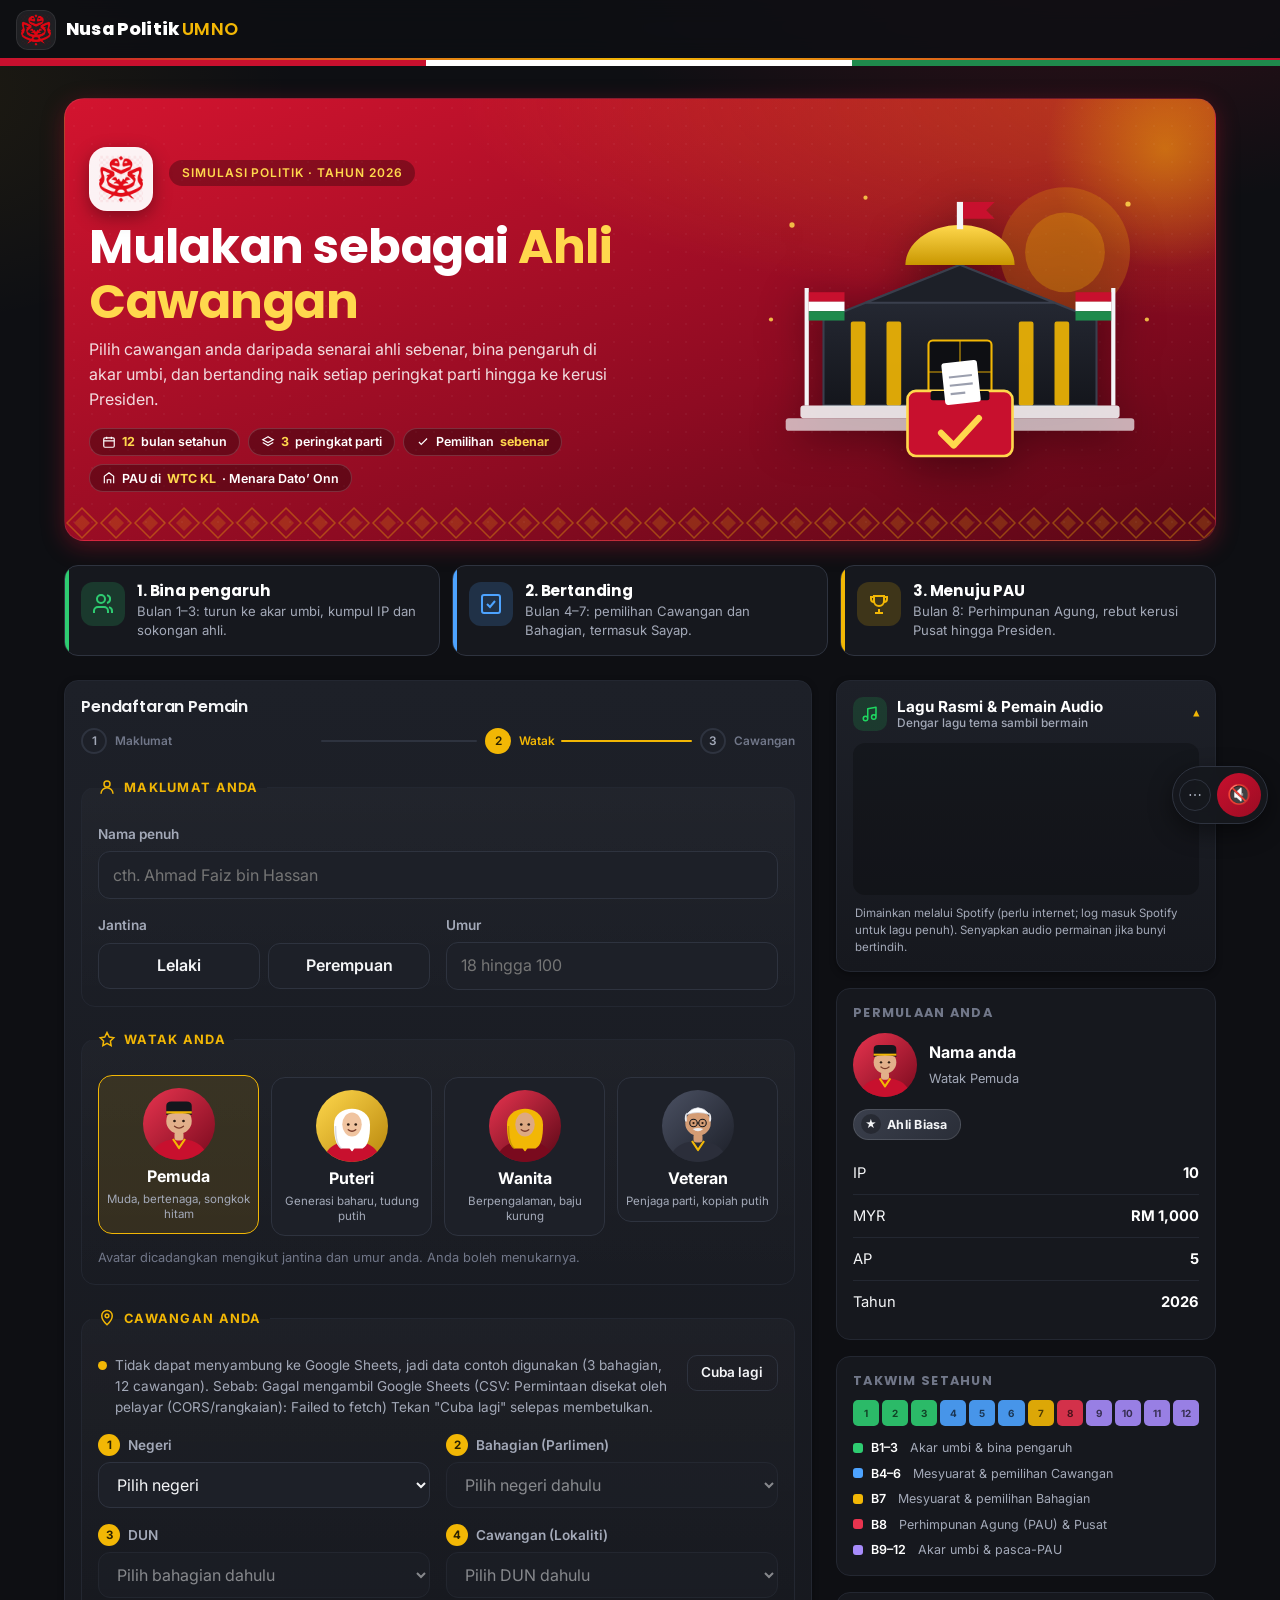
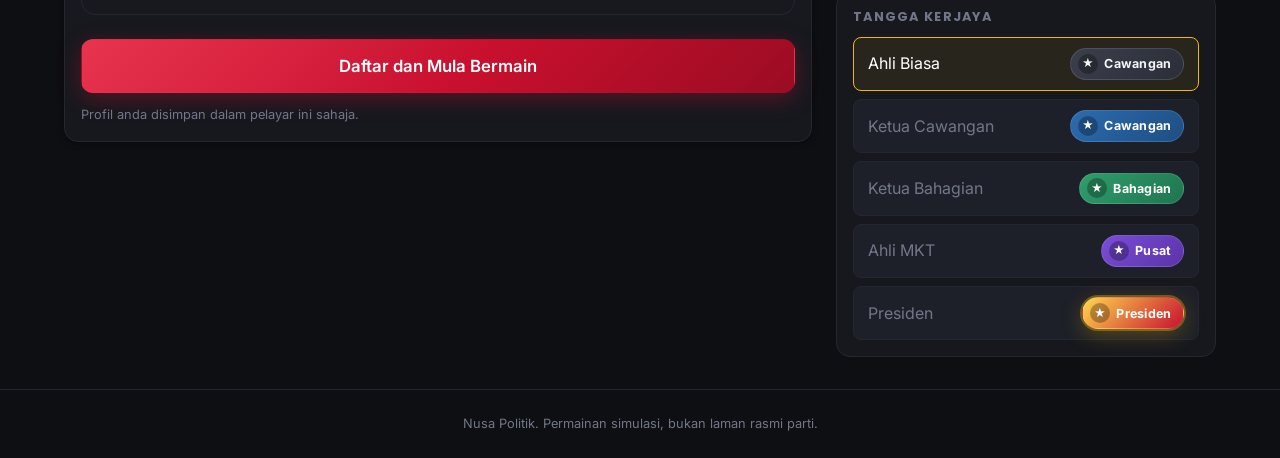
<file: nusa-politik (1)/index.html>
<!doctype html>
<html lang="ms">
<head>
  <meta charset="utf-8">
  <meta name="viewport" content="width=device-width, initial-scale=1, viewport-fit=cover">
  <title>Nusa Politik | Daftar Pemain</title>
  <meta name="description" content="Daftar sebagai ahli cawangan UMNO dan mulakan perjalanan politik anda.">
  <link rel="preconnect" href="https://fonts.googleapis.com">
  <link rel="preconnect" href="https://fonts.gstatic.com" crossorigin>
  <link rel="stylesheet" href="https://fonts.googleapis.com/css2?family=Inter:wght@400;500;600&family=Poppins:wght@600;700&display=swap">
  <!-- CSS disuntik supaya halaman tetap bergaya walaupun folder css/ tiada. Sumber: css/style.css + css/responsive.css. Jana semula: node tools/inline-css.js -->
  <!-- INLINE-CSS:START -->
<style id="inline-css">
/* ==========================================================================
   Nusa Politik — style.css
   Tema: Merah UMNO + Emas + Putih, Dark Mode UI
   Pendekatan: mobile-first (asas = skrin kecil). Peningkatan skrin besar
   berada dalam responsive.css.
   ========================================================================== */

/* ---------- 1. Token Rekabentuk ---------- */
:root {
  /* Warna jenama */
  --red: #C8102E;
  --red-dark: #9B0C23;
  --red-light: #E8344F;
  --gold: #F2B705;
  --gold-dark: #C99700;
  --gold-light: #FFD84D;
  --white: #FFFFFF;

  /* Permukaan gelap */
  --bg: #0E0F13;
  --bg-elev-1: #16181E;
  --bg-elev-2: #1D2028;
  --bg-elev-3: #262A34;
  --border: #2E333F;
  --border-soft: #232731;

  /* Teks */
  --text: #F4F5F7;
  --text-muted: #A3A9B8;
  --text-dim: #717789;

  /* Semantik */
  --success: #2ECC71;
  --warning: #F2B705;
  --danger: #FF4D5E;
  --info: #4DA3FF;

  /* Bentuk */
  --radius-sm: 8px;
  --radius: 14px;
  --radius-lg: 20px;
  --shadow-sm: 0 2px 6px rgba(0, 0, 0, .35);
  --shadow: 0 8px 24px rgba(0, 0, 0, .45);
  --shadow-red: 0 6px 22px rgba(200, 16, 46, .35);
  --shadow-gold: 0 6px 22px rgba(242, 183, 5, .28);

  /* Jarak */
  --space-1: .25rem;
  --space-2: .5rem;
  --space-3: .75rem;
  --space-4: 1rem;
  --space-5: 1.5rem;
  --space-6: 2rem;
  --space-7: 3rem;

  /* Taip */
  --font-body: "Inter", system-ui, -apple-system, "Segoe UI", Roboto, sans-serif;
  --font-display: "Poppins", "Inter", system-ui, sans-serif;

  --header-h: 60px;
  --bottom-nav-h: 64px;
  --transition: .2s cubic-bezier(.4, 0, .2, 1);
}

/* ---------- 2. Reset & Asas ---------- */
*, *::before, *::after { box-sizing: border-box; }

html {
  -webkit-text-size-adjust: 100%;
  scroll-behavior: smooth;
}

body {
  margin: 0;
  min-height: 100vh;
  font-family: var(--font-body);
  font-size: 1rem;
  line-height: 1.55;
  color: var(--text);
  background:
    radial-gradient(900px 500px at 85% -10%, rgba(200, 16, 46, .22), transparent 60%),
    radial-gradient(700px 400px at -10% 10%, rgba(242, 183, 5, .08), transparent 60%),
    var(--bg);
  background-attachment: fixed;
  -webkit-tap-highlight-color: transparent;
}

img, svg, video { max-width: 100%; display: block; }

h1, h2, h3, h4 {
  font-family: var(--font-display);
  line-height: 1.2;
  margin: 0 0 var(--space-3);
  letter-spacing: -.01em;
}
h1 { font-size: 1.75rem; }
h2 { font-size: 1.35rem; }
h3 { font-size: 1.1rem; }
p  { margin: 0 0 var(--space-3); color: var(--text-muted); }

a { color: var(--gold); text-decoration: none; transition: color var(--transition); }
a:hover { color: var(--gold-light); }

:focus-visible {
  outline: 3px solid var(--gold);
  outline-offset: 2px;
  border-radius: 4px;
}

::selection { background: var(--red); color: var(--white); }

/* Scrollbar */
* { scrollbar-width: thin; scrollbar-color: var(--bg-elev-3) transparent; }
::-webkit-scrollbar { width: 8px; height: 8px; }
::-webkit-scrollbar-thumb { background: var(--bg-elev-3); border-radius: 8px; }

/* ---------- 3. Susun Atur ---------- */
.container {
  width: 100%;
  max-width: 1200px;
  margin-inline: auto;
  padding: var(--space-4);
}

.page { padding-block: var(--space-4) var(--space-6); }

.page-title {
  display: flex;
  flex-direction: column;
  gap: var(--space-1);
  margin-bottom: var(--space-5);
}
.page-title h1 { margin: 0; }
.page-title p  { margin: 0; }

.grid { display: grid; gap: var(--space-4); grid-template-columns: 1fr; }
.stack > * + * { margin-top: var(--space-4); }
.row { display: flex; align-items: center; gap: var(--space-3); flex-wrap: wrap; }
.row--between { justify-content: space-between; }

.text-gold   { color: var(--gold); }
.text-red    { color: var(--red-light); }
.text-muted  { color: var(--text-muted); }
.text-center { text-align: center; }
.hidden      { display: none !important; }
.sr-only {
  position: absolute; width: 1px; height: 1px; overflow: hidden;
  clip: rect(0 0 0 0); white-space: nowrap;
}

/* ---------- 4. Header & Navigasi ---------- */
.app-header {
  position: sticky;
  top: 0;
  z-index: 50;
  height: var(--header-h);
  display: flex;
  align-items: center;
  padding-inline: var(--space-4);
  background: rgba(14, 15, 19, .85);
  backdrop-filter: blur(12px);
  -webkit-backdrop-filter: blur(12px);
  border-bottom: 1px solid var(--border-soft);
}
.app-header::after {
  content: "";
  position: absolute;
  inset: auto 0 -1px 0;
  height: 2px;
  background: linear-gradient(90deg, var(--red), var(--gold), var(--red));
}

.brand {
  display: flex;
  align-items: center;
  gap: var(--space-2);
  font-family: var(--font-display);
  font-weight: 700;
  font-size: 1.1rem;
  color: var(--white);
}
.brand:hover { color: var(--white); }
.brand__logo {
  width: 34px; height: 34px;
  border-radius: 10px;
  display: grid; place-items: center;
  background: linear-gradient(135deg, var(--red), var(--red-dark));
  color: var(--gold);
  font-weight: 800;
  box-shadow: var(--shadow-red);
}
.brand__sub { color: var(--gold); font-weight: 600; }

.header-actions { margin-left: auto; display: flex; align-items: center; gap: var(--space-2); }

.nav { display: none; }                 /* dipaparkan pada skrin lebar */
.nav-link {
  padding: .5rem .9rem;
  border-radius: 999px;
  color: var(--text-muted);
  font-weight: 500;
  font-size: .95rem;
}
.nav-link:hover { color: var(--white); background: var(--bg-elev-2); }
.nav-link.is-active { color: var(--bg); background: var(--gold); }

/* Navigasi bawah (telefon) */
.bottom-nav {
  position: fixed;
  inset: auto 0 0 0;
  z-index: 50;
  height: var(--bottom-nav-h);
  display: grid;
  grid-auto-flow: column;
  grid-auto-columns: 1fr;
  background: rgba(22, 24, 30, .95);
  backdrop-filter: blur(12px);
  -webkit-backdrop-filter: blur(12px);
  border-top: 1px solid var(--border);
  padding-bottom: env(safe-area-inset-bottom);
}
.bottom-nav a {
  display: flex; flex-direction: column; align-items: center; justify-content: center;
  gap: 2px;
  font-size: .7rem;
  color: var(--text-dim);
}
.bottom-nav a .icon { font-size: 1.3rem; line-height: 1; }
.bottom-nav a.is-active { color: var(--gold); }
body.has-bottom-nav { padding-bottom: calc(var(--bottom-nav-h) + env(safe-area-inset-bottom)); }

/* ---------- 5. Hero (index.html) ---------- */
.hero {
  position: relative;
  overflow: hidden;
  padding: var(--space-6) var(--space-4);
  border-radius: var(--radius-lg);
  text-align: center;
  background:
    linear-gradient(160deg, rgba(200, 16, 46, .92), rgba(120, 8, 28, .95)),
    var(--red);
  border: 1px solid rgba(255, 255, 255, .08);
  box-shadow: var(--shadow-red);
}
.hero::before {
  content: "";
  position: absolute;
  width: 260px; height: 260px;
  right: -80px; top: -80px;
  background: radial-gradient(circle, rgba(242, 183, 5, .45), transparent 65%);
  pointer-events: none;
}
.hero__eyebrow {
  display: inline-block;
  padding: .25rem .8rem;
  border-radius: 999px;
  background: rgba(0, 0, 0, .3);
  color: var(--gold-light);
  font-size: .75rem;
  font-weight: 600;
  letter-spacing: .08em;
  text-transform: uppercase;
  margin-bottom: var(--space-3);
}
.hero h1 { font-size: 2rem; color: var(--white); margin-bottom: var(--space-3); }
.hero h1 span { color: var(--gold-light); }
.hero p { color: rgba(255, 255, 255, .85); max-width: 52ch; margin-inline: auto; }
.hero__cta { display: flex; flex-direction: column; gap: var(--space-3); margin-top: var(--space-5); }

/* ---------- 6. Butang ---------- */
.btn {
  --btn-bg: var(--bg-elev-3);
  --btn-fg: var(--text);
  display: inline-flex;
  align-items: center;
  justify-content: center;
  gap: var(--space-2);
  min-height: 46px;                      /* sasaran sentuh mesra jari */
  padding: .65rem 1.25rem;
  font: 600 .95rem/1 var(--font-body);
  color: var(--btn-fg);
  background: var(--btn-bg);
  border: 1px solid transparent;
  border-radius: 12px;
  cursor: pointer;
  user-select: none;
  transition: transform var(--transition), box-shadow var(--transition),
              background var(--transition), filter var(--transition);
}
.btn:hover  { filter: brightness(1.12); transform: translateY(-1px); }
.btn:active { transform: translateY(0) scale(.98); }
.btn:disabled, .btn[aria-disabled="true"] {
  opacity: .45; cursor: not-allowed; transform: none; filter: none;
}

.btn--primary {
  --btn-bg: linear-gradient(135deg, var(--red-light), var(--red) 55%, var(--red-dark));
  --btn-fg: var(--white);
  box-shadow: var(--shadow-red);
}
.btn--gold {
  --btn-bg: linear-gradient(135deg, var(--gold-light), var(--gold) 55%, var(--gold-dark));
  --btn-fg: #2B2100;
  box-shadow: var(--shadow-gold);
}
.btn--ghost {
  --btn-bg: transparent;
  border-color: var(--border);
  color: var(--text);
}
.btn--ghost:hover { border-color: var(--gold); color: var(--gold); background: rgba(242, 183, 5, .06); }
.btn--danger { --btn-bg: #3A1218; --btn-fg: var(--danger); border-color: rgba(255, 77, 94, .4); }
.btn--sm    { min-height: 36px; padding: .4rem .85rem; font-size: .85rem; border-radius: 10px; }
.btn--lg    { min-height: 54px; padding: .9rem 1.75rem; font-size: 1.05rem; }
.btn--block { width: 100%; }
.btn--icon  { min-width: 46px; padding: .6rem; }

.btn-group { display: flex; flex-wrap: wrap; gap: var(--space-2); }

/* ---------- 7. Kad (Dashboard Cards) ---------- */
.card {
  position: relative;
  background: linear-gradient(180deg, var(--bg-elev-2), var(--bg-elev-1));
  border: 1px solid var(--border-soft);
  border-radius: var(--radius);
  padding: var(--space-4);
  box-shadow: var(--shadow-sm);
  transition: transform var(--transition), border-color var(--transition), box-shadow var(--transition);
}
.card--interactive { cursor: pointer; }
.card--interactive:hover {
  transform: translateY(-3px);
  border-color: var(--gold);
  box-shadow: var(--shadow), 0 0 0 1px rgba(242, 183, 5, .25);
}

.card--red  { border-color: rgba(200, 16, 46, .55); background: linear-gradient(180deg, rgba(200, 16, 46, .16), var(--bg-elev-1)); }
.card--gold { border-color: rgba(242, 183, 5, .5);  background: linear-gradient(180deg, rgba(242, 183, 5, .12), var(--bg-elev-1)); }
.card--accent::before {
  content: "";
  position: absolute; left: 0; top: 14px; bottom: 14px;
  width: 4px; border-radius: 0 4px 4px 0;
  background: linear-gradient(var(--red), var(--gold));
}

.card__header {
  display: flex; align-items: center; justify-content: space-between;
  gap: var(--space-3);
  margin-bottom: var(--space-3);
}
.card__title {
  display: flex; align-items: center; gap: var(--space-2);
  margin: 0;
  font-size: 1rem;
  font-weight: 600;
}
.card__icon {
  width: 38px; height: 38px;
  display: grid; place-items: center;
  border-radius: 10px;
  background: rgba(242, 183, 5, .12);
  color: var(--gold);
  font-size: 1.15rem;
}
.card__body   { color: var(--text-muted); font-size: .95rem; }
.card__footer {
  margin-top: var(--space-4);
  padding-top: var(--space-3);
  border-top: 1px dashed var(--border);
  display: flex; gap: var(--space-2); flex-wrap: wrap;
}

/* Profil pemain */
.profile-card { display: flex; gap: var(--space-4); align-items: center; }
.avatar {
  flex: none;
  width: 68px; height: 68px;
  border-radius: 50%;
  display: grid; place-items: center;
  font-family: var(--font-display);
  font-size: 1.6rem; font-weight: 700;
  color: var(--white);
  background: linear-gradient(135deg, var(--red), var(--red-dark));
  border: 3px solid var(--gold);
  box-shadow: var(--shadow-red);
}
.profile-card__name { font-size: 1.2rem; font-weight: 700; margin: 0; color: var(--white); }
.profile-card__meta { font-size: .85rem; color: var(--text-muted); margin: 2px 0 var(--space-2); }

/* ---------- 8. Panel Statistik ---------- */
.stats-panel {
  background: var(--bg-elev-1);
  border: 1px solid var(--border-soft);
  border-radius: var(--radius);
  padding: var(--space-4);
}
.stats-panel__title {
  display: flex; align-items: center; justify-content: space-between;
  margin: 0 0 var(--space-3);
  font-size: .8rem;
  text-transform: uppercase;
  letter-spacing: .1em;
  color: var(--text-dim);
}

.stat-grid { display: grid; grid-template-columns: repeat(2, 1fr); gap: var(--space-3); }
.stat {
  padding: var(--space-3);
  background: var(--bg-elev-2);
  border: 1px solid var(--border-soft);
  border-radius: var(--radius-sm);
  min-width: 0;
}
.stat__label {
  display: flex; align-items: center; gap: 6px;
  font-size: .75rem;
  color: var(--text-muted);
  text-transform: uppercase;
  letter-spacing: .06em;
}
.stat__value {
  margin-top: 4px;
  font-family: var(--font-display);
  font-size: 1.5rem;
  font-weight: 700;
  color: var(--white);
  white-space: nowrap;
  overflow: hidden;
  text-overflow: ellipsis;
}
.stat__value--gold { color: var(--gold); }
.stat__value--red  { color: var(--red-light); }
.stat__delta { font-size: .75rem; font-weight: 600; }
.stat__delta.is-up   { color: var(--success); }
.stat__delta.is-up::before   { content: "▲ "; }
.stat__delta.is-down { color: var(--danger); }
.stat__delta.is-down::before { content: "▼ "; }

/* Senarai statistik berbaris */
.stat-list { list-style: none; margin: 0; padding: 0; }
.stat-list li {
  display: flex; justify-content: space-between; gap: var(--space-3);
  padding: .6rem 0;
  border-bottom: 1px solid var(--border-soft);
  font-size: .92rem;
}
.stat-list li:last-child { border-bottom: 0; }
.stat-list b { color: var(--white); }

/* ---------- 9. Lencana Jawatan (Office Badges) ---------- */
.badge-office {
  --badge-c1: var(--bg-elev-3);
  --badge-c2: var(--border);
  --badge-fg: var(--text);
  display: inline-flex;
  align-items: center;
  gap: 6px;
  padding: .3rem .75rem .3rem .45rem;
  border-radius: 999px;
  font-size: .78rem;
  font-weight: 700;
  letter-spacing: .02em;
  color: var(--badge-fg);
  background: linear-gradient(135deg, var(--badge-c1), var(--badge-c2));
  border: 1px solid rgba(255, 255, 255, .12);
  white-space: nowrap;
}
.badge-office::before {
  content: "★";
  width: 20px; height: 20px;
  display: grid; place-items: center;
  border-radius: 50%;
  background: rgba(0, 0, 0, .28);
  font-size: .7rem;
}
/* Hierarki jawatan */
.badge-office--ahli        { --badge-c1: #3A3F4C; --badge-c2: #2A2E38; }
.badge-office--cawangan    { --badge-c1: #2B6CB0; --badge-c2: #1E4E82; --badge-fg: #fff; }
.badge-office--bahagian    { --badge-c1: #2F9E6B; --badge-c2: #1F7550; --badge-fg: #fff; }
.badge-office--mt          { --badge-c1: #7A4DD8; --badge-c2: #5A34A8; --badge-fg: #fff; }
.badge-office--menteri     { --badge-c1: var(--red-light); --badge-c2: var(--red-dark); --badge-fg: #fff; }
.badge-office--naib        { --badge-c1: #FF8A3D; --badge-c2: #D85F12; --badge-fg: #fff; }
.badge-office--timbalan    { --badge-c1: var(--gold-light); --badge-c2: var(--gold-dark); --badge-fg: #2B2100; }
.badge-office--presiden,
.badge-office--pm {
  --badge-c1: var(--gold-light); --badge-c2: var(--red);
  --badge-fg: #fff;
  box-shadow: 0 0 0 2px rgba(242, 183, 5, .35), var(--shadow-gold);
  animation: glow 2.6s ease-in-out infinite;
}

.badge {
  display: inline-block;
  padding: .15rem .6rem;
  border-radius: 6px;
  font-size: .72rem;
  font-weight: 700;
  background: var(--bg-elev-3);
  color: var(--text-muted);
}
.badge--success { background: rgba(46, 204, 113, .15); color: var(--success); }
.badge--danger  { background: rgba(255, 77, 94, .15);  color: var(--danger); }
.badge--gold    { background: rgba(242, 183, 5, .15);  color: var(--gold); }
.badge--red     { background: rgba(200, 16, 46, .2);   color: var(--red-light); }

/* Tangga kerjaya */
.career-ladder { list-style: none; margin: 0; padding: 0; display: grid; gap: var(--space-2); }
.career-ladder li {
  display: flex; align-items: center; justify-content: space-between; gap: var(--space-3);
  padding: .65rem .85rem;
  border-radius: var(--radius-sm);
  background: var(--bg-elev-2);
  border: 1px solid var(--border-soft);
  color: var(--text-dim);
}
.career-ladder li.is-done    { color: var(--text-muted); border-color: rgba(46, 204, 113, .35); }
.career-ladder li.is-current { color: var(--white); border-color: var(--gold); background: rgba(242, 183, 5, .08); }

/* ---------- 10. Bar Kemajuan ---------- */
.progress-wrap { display: grid; gap: 6px; }
.progress__label {
  display: flex; justify-content: space-between; align-items: baseline;
  font-size: .82rem;
  color: var(--text-muted);
}
.progress__label b { color: var(--white); font-variant-numeric: tabular-nums; }

.progress {
  --progress: 0%;
  --bar-a: var(--gold);
  --bar-b: var(--gold-dark);
  position: relative;
  height: 12px;
  border-radius: 999px;
  background: var(--bg-elev-3);
  overflow: hidden;
  box-shadow: inset 0 1px 3px rgba(0, 0, 0, .5);
}
.progress__bar {
  height: 100%;
  width: var(--progress);
  border-radius: inherit;
  background: linear-gradient(90deg, var(--bar-b), var(--bar-a));
  transition: width .8s cubic-bezier(.22, 1, .36, 1);
  position: relative;
}
.progress__bar::after {                 /* kilauan bergerak */
  content: "";
  position: absolute; inset: 0;
  background: linear-gradient(110deg, transparent 30%, rgba(255, 255, 255, .35) 50%, transparent 70%);
  background-size: 200% 100%;
  animation: shimmer 2.2s linear infinite;
}
.progress--lg { height: 18px; }
.progress--sm { height: 7px; }

.progress--red     { --bar-a: var(--red-light); --bar-b: var(--red-dark); }
.progress--success { --bar-a: #5BE38F; --bar-b: #1E9A52; }
.progress--info    { --bar-a: #7DBEFF; --bar-b: #2B73C4; }
.progress--danger  { --bar-a: #FF7A87; --bar-b: #C21F30; }

/* Bar mengikut tahap (gunakan data-level di JS) */
.progress[data-level="low"]  { --bar-a: #FF7A87; --bar-b: #C21F30; }
.progress[data-level="mid"]  { --bar-a: var(--gold-light); --bar-b: var(--gold-dark); }
.progress[data-level="high"] { --bar-a: #5BE38F; --bar-b: #1E9A52; }

/* ---------- 11. Borang ---------- */
.field { display: grid; gap: 6px; margin-bottom: var(--space-4); }
.field label { font-size: .85rem; font-weight: 600; color: var(--text-muted); }
.input, .select, .textarea {
  width: 100%;
  min-height: 46px;
  padding: .65rem .9rem;
  font: inherit;
  font-size: 16px;                       /* elak zoom automatik iOS */
  color: var(--text);
  background: var(--bg-elev-2);
  border: 1px solid var(--border);
  border-radius: 12px;
  transition: border-color var(--transition), box-shadow var(--transition);
}
.input:focus, .select:focus, .textarea:focus {
  outline: 0;
  border-color: var(--gold);
  box-shadow: 0 0 0 3px rgba(242, 183, 5, .2);
}

/* ---------- 12. Pilihan Keputusan & Log ---------- */
.choice-list { display: grid; gap: var(--space-3); }
.choice {
  display: flex; flex-direction: column; gap: 4px;
  width: 100%;
  text-align: left;
  padding: var(--space-3) var(--space-4);
  font: inherit;
  color: var(--text);
  background: var(--bg-elev-2);
  border: 1px solid var(--border);
  border-radius: var(--radius);
  cursor: pointer;
  transition: border-color var(--transition), transform var(--transition), background var(--transition);
}
.choice:hover { border-color: var(--gold); background: var(--bg-elev-3); transform: translateX(3px); }
.choice__title { font-weight: 700; color: var(--white); }
.choice__desc  { font-size: .85rem; color: var(--text-muted); }
.choice__fx    { display: flex; flex-wrap: wrap; gap: 6px; margin-top: 4px; }

.event-log {
  max-height: 280px;
  overflow-y: auto;
  display: grid; gap: var(--space-2);
  padding-right: 4px;
}
.event-log__item {
  padding: .65rem .85rem;
  border-left: 3px solid var(--gold);
  background: var(--bg-elev-2);
  border-radius: 0 var(--radius-sm) var(--radius-sm) 0;
  font-size: .88rem;
  color: var(--text-muted);
  animation: slide-in .35s ease both;
}
.event-log__item time { display: block; font-size: .72rem; color: var(--text-dim); }
.event-log__item.is-good { border-left-color: var(--success); }
.event-log__item.is-bad  { border-left-color: var(--danger); }

/* ---------- 13. Jadual ---------- */
.table-wrap { overflow-x: auto; border: 1px solid var(--border-soft); border-radius: var(--radius); }
.table { width: 100%; border-collapse: collapse; font-size: .9rem; min-width: 480px; }
.table th, .table td { padding: .75rem 1rem; text-align: left; border-bottom: 1px solid var(--border-soft); }
.table th { font-size: .75rem; text-transform: uppercase; letter-spacing: .06em; color: var(--text-dim); background: var(--bg-elev-2); }
.table tr:last-child td { border-bottom: 0; }
.table tbody tr:hover { background: rgba(242, 183, 5, .05); }

/* ---------- 14. Modal Popup ---------- */
.modal-overlay {
  position: fixed;
  inset: 0;
  z-index: 100;
  display: none;
  align-items: center;
  justify-content: center;
  padding: var(--space-4);
  background: rgba(5, 6, 9, .75);
  backdrop-filter: blur(6px);
  -webkit-backdrop-filter: blur(6px);
  opacity: 0;
  transition: opacity .25s ease;
}
.modal-overlay.is-open { display: flex; opacity: 1; }

.modal {
  position: relative;
  width: 100%;
  max-width: 520px;
  max-height: 88vh;
  max-height: 88dvh;
  display: flex;
  flex-direction: column;
  background: linear-gradient(180deg, var(--bg-elev-2), var(--bg-elev-1));
  border: 1px solid var(--border);
  border-top: 4px solid var(--red);
  border-radius: var(--radius-lg);
  box-shadow: var(--shadow), 0 0 60px rgba(200, 16, 46, .18);
  animation: modal-in .3s cubic-bezier(.22, 1, .36, 1) both;
}
.modal--gold { border-top-color: var(--gold); }
.modal--wide { max-width: 760px; }

.modal__header {
  display: flex; align-items: center; justify-content: space-between; gap: var(--space-3);
  padding: var(--space-4) var(--space-4) var(--space-3);
}
.modal__title { margin: 0; font-size: 1.2rem; color: var(--white); }
.modal__close {
  flex: none;
  width: 38px; height: 38px;
  display: grid; place-items: center;
  font-size: 1.3rem; line-height: 1;
  color: var(--text-muted);
  background: var(--bg-elev-3);
  border: 0; border-radius: 50%;
  cursor: pointer;
  transition: background var(--transition), color var(--transition);
}
.modal__close:hover { background: var(--red); color: var(--white); }
.modal__body {
  padding: 0 var(--space-4) var(--space-4);
  overflow-y: auto;
  overscroll-behavior: contain;
}
.modal__footer {
  display: flex; gap: var(--space-2); justify-content: flex-end; flex-wrap: wrap;
  padding: var(--space-3) var(--space-4) var(--space-4);
  border-top: 1px solid var(--border-soft);
}
body.modal-open { overflow: hidden; }

/* Modal peristiwa (event) */
.modal__banner {
  display: grid; place-items: center;
  height: 110px;
  margin: 0 var(--space-4) var(--space-3);
  border-radius: var(--radius);
  font-size: 3rem;
  background: linear-gradient(135deg, var(--red), var(--red-dark) 60%, #4a0612);
}
.modal__banner--gold { background: linear-gradient(135deg, var(--gold-light), var(--gold-dark)); }

/* ---------- 15. Toast / Notifikasi ---------- */
.toast-stack {
  position: fixed;
  top: calc(var(--header-h) + 10px);
  right: var(--space-3);
  left: var(--space-3);
  z-index: 200;
  display: grid; gap: var(--space-2);
  pointer-events: none;
}
.toast {
  pointer-events: auto;
  display: flex; align-items: center; gap: var(--space-3);
  padding: .8rem 1rem;
  background: var(--bg-elev-3);
  border: 1px solid var(--border);
  border-left: 4px solid var(--gold);
  border-radius: var(--radius-sm);
  box-shadow: var(--shadow);
  font-size: .9rem;
  animation: slide-in .3s ease both;
}
.toast--success { border-left-color: var(--success); }
.toast--danger  { border-left-color: var(--danger); }

/* ---------- 16. Animasi ---------- */
@keyframes shimmer  { from { background-position: 200% 0; } to { background-position: -200% 0; } }
@keyframes glow     { 0%, 100% { filter: brightness(1); } 50% { filter: brightness(1.2); } }
@keyframes slide-in { from { opacity: 0; transform: translateY(-8px); } to { opacity: 1; transform: none; } }
@keyframes modal-in { from { opacity: 0; transform: translateY(24px) scale(.97); } to { opacity: 1; transform: none; } }
@keyframes fade-up  { from { opacity: 0; transform: translateY(14px); } to { opacity: 1; transform: none; } }

.fade-up { animation: fade-up .5s ease both; }
.fade-up:nth-child(2) { animation-delay: .06s; }
.fade-up:nth-child(3) { animation-delay: .12s; }
.fade-up:nth-child(4) { animation-delay: .18s; }

@media (prefers-reduced-motion: reduce) {
  *, *::before, *::after {
    animation-duration: .01ms !important;
    animation-iteration-count: 1 !important;
    transition-duration: .01ms !important;
    scroll-behavior: auto !important;
  }
}

/* ---------- 17. Footer ---------- */
.app-footer {
  padding: var(--space-5) var(--space-4);
  text-align: center;
  font-size: .8rem;
  color: var(--text-dim);
  border-top: 1px solid var(--border-soft);
}

/* ---------- 18. Pendaftaran (index.html) — v3.0 ---------- */
/* Gaya khusus borang pendaftaran */
:root { color-scheme: dark; }
option { background: var(--bg-elev-2); color: var(--text); }

.form-section { border: 0; margin: 0 0 var(--space-5); padding: 0; min-width: 0; }
.form-section legend {
  padding: 0; margin-bottom: var(--space-3);
  font: 700 .8rem var(--font-body); letter-spacing: .1em; text-transform: uppercase; color: var(--gold);
}
.form-grid { display: grid; gap: var(--space-4); grid-template-columns: 1fr; }
.form-grid .field { margin-bottom: 0; min-width: 0; }
.field label { display: flex; align-items: center; gap: var(--space-2); }

.step {
  flex: none; width: 22px; height: 22px; display: grid; place-items: center;
  border-radius: 50%; background: var(--gold); color: #2B2100;
  font: 700 .72rem var(--font-body);
}
.select:disabled, .input:disabled { opacity: .5; cursor: not-allowed; }
.select { appearance: auto; cursor: pointer; }

.field__error { margin: 0; min-height: 0; font-size: .8rem; color: var(--danger); }
.field__error:empty { display: none; }
[aria-invalid="true"] { border-color: var(--danger) !important; }

.pill-group { display: grid; grid-template-columns: 1fr 1fr; gap: var(--space-2); }
.field label.pill { position: relative; display: block; gap: 0; font-size: inherit; color: var(--text); }
.pill input { position: absolute; inset: 0; opacity: 0; margin: 0; cursor: pointer; }
.pill span {
  display: flex; width: 100%; align-items: center; justify-content: center; min-height: 46px;
  border: 1px solid var(--border); border-radius: 12px; background: var(--bg-elev-2);
  font-weight: 600; transition: border-color var(--transition), background var(--transition), color var(--transition);
}
.pill input:checked + span { border-color: var(--gold); background: rgba(242, 183, 5, .12); color: var(--gold); }
.pill input:focus-visible + span { outline: 3px solid var(--gold); outline-offset: 2px; }

.status { display: flex; align-items: flex-start; gap: var(--space-2); margin: 0 0 var(--space-4); font-size: .85rem; color: var(--text-muted); }
.status__dot { flex: none; width: 9px; height: 9px; margin-top: .45em; border-radius: 50%; background: var(--text-dim); }
.status[data-state="loading"] .status__dot { animation: glow 1s ease-in-out infinite; background: var(--info); }
.status[data-state="sheet"] .status__dot { background: var(--success); }
.status[data-state="cache"] .status__dot,
.status[data-state="fallback"] .status__dot { background: var(--warning); }
.status__text { min-width: 0; flex: 1; }

.info { margin-top: var(--space-4); }
.info[hidden], .status [hidden], #resume[hidden] { display: none; }
.info__name { margin: 0 0 var(--space-3); font-size: 1rem; font-weight: 700; color: var(--white); }
.stat__value { font-size: 1.3rem; }

.form-actions { display: grid; gap: var(--space-3); }
.form-error { margin: 0; font-size: .9rem; color: var(--danger); }
.form-error:empty { display: none; }
.form-note { margin: 0; font-size: .8rem; color: var(--text-dim); }

#resume { margin-bottom: var(--space-4); }
.page > .stack > * + * { margin-top: var(--space-5); }
.hero h1 { margin-bottom: var(--space-2); }
.hero { text-align: left; }
.hero p { margin-inline: 0; }


/* ---- Header bertema ---- */
.brand__img { width: 34px; height: 34px; border-radius: 10px; object-fit: contain; background: rgba(255,255,255,.06); }
.flagbar { height: 6px; background: linear-gradient(90deg, #C8102E 0 33.3%, #FFFFFF 33.3% 66.6%, #1F8A4C 66.6% 100%); }
.hero { padding-top: var(--space-6); }
.hero__band { position: absolute; inset: auto 0 0 0; height: 34px; opacity: .35; pointer-events: none;
  background-image: url("data:image/svg+xml,%3Csvg xmlns='http://www.w3.org/2000/svg' width='34' height='34' viewBox='0 0 34 34'%3E%3Cpath d='M17 2 32 17 17 32 2 17Z' fill='none' stroke='%23F2B705' stroke-width='1.5'/%3E%3Cpath d='M17 9 25 17 17 25 9 17Z' fill='%23F2B705' fill-opacity='.55'/%3E%3C/svg%3E");
  background-repeat: repeat-x; }
.hero__top { position: relative; display: flex; align-items: center; gap: var(--space-4); flex-wrap: wrap; margin-bottom: var(--space-3); }
.hero__emblem { flex: none; width: 84px; height: 84px; display: grid; place-items: center; border-radius: 22px;
  background: rgba(0,0,0,.28); border: 1px solid rgba(255,255,255,.18); box-shadow: 0 6px 22px rgba(0,0,0,.35); }
.hero__emblem img { width: 66px; height: 66px; object-fit: contain; }
.hero > *:not(.hero__band) { position: relative; }
.hero { padding-bottom: calc(var(--space-6) + 24px); }

/* ---- Pilihan avatar ---- */
.avatar-grid { display: grid; grid-template-columns: repeat(2, 1fr); gap: var(--space-3); }
@media (min-width: 640px) { .avatar-grid { grid-template-columns: repeat(4, 1fr); } }
.av { position: relative; display: block; margin: 0; }
.av input { position: absolute; inset: 0; opacity: 0; margin: 0; cursor: pointer; z-index: 1; }
.av__box { display: grid; justify-items: center; gap: 4px; padding: 12px 8px; text-align: center;
  border: 1px solid var(--border); border-radius: 14px; background: var(--bg-elev-2);
  transition: border-color var(--transition), background var(--transition), transform var(--transition); }
.av__box svg { width: 72px; height: 72px; }
.av__nama { font-weight: 700; color: var(--white); }
.av__desc { font-size: .72rem; color: var(--text-muted); line-height: 1.25; }
.av input:checked + .av__box { border-color: var(--gold); background: rgba(242,183,5,.12); transform: translateY(-2px); }
.av input:focus-visible + .av__box { outline: 3px solid var(--gold); outline-offset: 2px; }
.av__saran { display: none; margin-top: 4px; font-size: .68rem; font-weight: 700; color: var(--gold); }
.av.is-saran .av__saran { display: block; }
.avatar-hint { margin: var(--space-3) 0 0; font-size: .8rem; color: var(--text-dim); }
.preview-avatar { display: flex; align-items: center; gap: var(--space-3); margin: 0 0 var(--space-3); }
.preview-avatar svg { width: 64px; height: 64px; flex: none; }
.preview-avatar b { color: var(--white); display: block; }
.preview-avatar span { font-size: .8rem; color: var(--text-muted); }

@media (min-width: 640px) {
  .form-grid--nama { grid-template-columns: 1fr 1fr; }
  .form-grid--nama .field--wide { grid-column: 1 / -1; }
  .form-grid--lokasi { grid-template-columns: 1fr 1fr; }
}

/* ---- v3.0: Hero bertema dengan ilustrasi ---- */
.hero--reg { display: grid; gap: var(--space-4); align-items: center; padding-bottom: calc(var(--space-6) + 30px);
  background:
    radial-gradient(120% 90% at 100% 0%, rgba(242,183,5,.28), transparent 55%),
    linear-gradient(160deg, #D3142F 0%, #8E0B22 62%, #5A0716 100%); }
.hero--reg::after { content: ""; position: absolute; inset: 0; pointer-events: none; opacity: .5;
  background-image: radial-gradient(rgba(255,255,255,.07) 1px, transparent 1.4px); background-size: 18px 18px; }
.hero__copy { position: relative; z-index: 1; }
.hero__art { position: relative; z-index: 1; width: 100%; max-width: 420px; margin-inline: auto; }
.hero__art svg { display: block; width: 100%; height: auto; filter: drop-shadow(0 10px 22px rgba(0,0,0,.4)); }
.hero__chips { display: flex; flex-wrap: wrap; gap: var(--space-2); margin-top: var(--space-4); }
.chip { display: inline-flex; align-items: center; gap: 6px; padding: .35rem .75rem; border-radius: 999px;
  background: rgba(0,0,0,.32); border: 1px solid rgba(255,255,255,.16); color: var(--white);
  font: 600 .78rem var(--font-body); }
.chip b { color: var(--gold-light); }
.chip svg { width: 14px; height: 14px; flex: none; }
.hero--reg .hero__top { margin-bottom: var(--space-2); }
.hero--reg .hero__emblem { width: 64px; height: 64px; border-radius: 18px; }
.hero--reg .hero__emblem img { width: 50px; height: 50px; }
.hero--reg h1 { font-size: 1.85rem; line-height: 1.15; }
@media (min-width: 760px) {
  .hero--reg { grid-template-columns: 1.15fr .85fr; }
  .hero--reg h1 { font-size: 2.4rem; }
}

/* ---- Cara bermain ---- */
.howto { display: grid; gap: var(--space-3); grid-template-columns: 1fr; margin: 0; padding: 0; list-style: none; }
.howto li { position: relative; display: flex; gap: var(--space-3); align-items: flex-start; padding: var(--space-4);
  border-radius: var(--radius); background: var(--bg-elev-1); border: 1px solid var(--border);
  overflow: hidden; }
.howto li::before { content: ""; position: absolute; left: 0; top: 0; bottom: 0; width: 4px; background: var(--c, var(--gold)); }
.howto__ico { flex: none; width: 44px; height: 44px; display: grid; place-items: center; border-radius: 12px;
  background: color-mix(in srgb, var(--c, var(--gold)) 18%, transparent); color: var(--c, var(--gold)); }
.howto__ico svg { width: 24px; height: 24px; }
.howto h3 { margin: 0 0 2px; font-size: .95rem; color: var(--white); }
.howto p { margin: 0; font-size: .82rem; color: var(--text-muted); line-height: 1.4; }
@media (min-width: 760px) { .howto { grid-template-columns: repeat(3, 1fr); } }

/* ---- Stepper borang ---- */
.stepper { display: flex; align-items: center; gap: 6px; margin: 0 0 var(--space-5); padding: 0; list-style: none; }
.stepper li { flex: 1; display: flex; align-items: center; gap: 8px; min-width: 0; font: 600 .74rem var(--font-body); color: var(--text-dim); }
.stepper li + li::before { content: ""; flex: 1; height: 2px; min-width: 10px; background: var(--border); border-radius: 2px; }
.stepper__n { flex: none; width: 26px; height: 26px; display: grid; place-items: center; border-radius: 50%;
  border: 2px solid var(--border); background: var(--bg-elev-2); color: var(--text-muted); transition: all var(--transition); }
.stepper__t { white-space: nowrap; overflow: hidden; text-overflow: ellipsis; }
.stepper li.is-done { color: var(--gold); }
.stepper li.is-done .stepper__n { background: var(--gold); border-color: var(--gold); color: #2B2100; }
.stepper li.is-done + li::before { background: var(--gold); }
@media (max-width: 479.98px) { .stepper__t { display: none; } }

/* ---- Seksyen borang sebagai panel ---- */
#reg-form .form-section { padding: var(--space-4); border: 1px solid var(--border-soft); border-radius: var(--radius);
  background: linear-gradient(180deg, rgba(255,255,255,.025), transparent); }
#reg-form .form-section legend { display: flex; align-items: center; gap: 8px; padding: 0 var(--space-2); margin-left: calc(var(--space-2) * -1); }
.legend-ico { width: 18px; height: 18px; flex: none; }
#reg-form .input, #reg-form .select { min-height: 46px; }

/* ---- Panel sisi: takwim ringkas ---- */
.mini-takwim { display: grid; grid-template-columns: repeat(12, 1fr); gap: 3px; margin: 0 0 var(--space-3); }
.mini-takwim i { display: block; height: 26px; border-radius: 5px; background: var(--c); opacity: .9;
  font: 700 .62rem/26px var(--font-body); font-style: normal; text-align: center; color: rgba(0,0,0,.65); }
.mini-legend { margin: 0; padding: 0; list-style: none; display: grid; gap: 6px; font-size: .78rem; color: var(--text-muted); }
.mini-legend li { display: flex; align-items: center; gap: 8px; }
.mini-legend b { flex: none; width: 10px; height: 10px; border-radius: 3px; background: var(--c); }
.mini-legend span { color: var(--white); font-weight: 600; margin-right: 4px; }
.career-ladder li { position: relative; }

/* ---- v3.5: logo header lebih seimbang ---- */
.brand { gap: 10px; }
.brand__img { width: 40px; height: 40px; padding: 3px; border-radius: 12px; background: rgba(255,255,255,.07); box-shadow: inset 0 0 0 1px rgba(255,255,255,.08); }
.brand > span { font-weight: 800; letter-spacing: .01em; }
@media (max-width: 480px) { .brand__img { width: 34px; height: 34px; } }

/* ---- v3.5: kad Lagu Rasmi & Pemain Audio (Spotify) ---- */
.lagu { position: relative; overflow: hidden; }
.lagu__kepala { display: flex; align-items: center; gap: 10px; width: 100%; margin: 0; padding: 0; background: none; border: 0; color: inherit; font: inherit; text-align: left; }
.lagu__ikon { flex: none; width: 34px; height: 34px; display: grid; place-items: center; border-radius: 10px; background: rgba(30,215,96,.14); color: #1ED760; }
.lagu__ikon svg { width: 18px; height: 18px; }
.lagu__tajuk { flex: 1; min-width: 0; margin: 0; font: 700 .95rem var(--font-body, inherit); color: var(--white, #fff); line-height: 1.25; }
.lagu__tajuk small { display: block; font-weight: 500; font-size: .74rem; color: var(--text-muted, #A3A9B8); }
.lagu__tog { flex: none; font-size: .8rem; color: var(--gold, #F5B800); transition: transform .2s; }
.lagu.is-buka .lagu__tog { transform: rotate(180deg); }
.lagu__badan { margin-top: 12px; border-radius: 12px; overflow: hidden; background: rgba(0,0,0,.25); min-height: 152px; }
.lagu__badan[hidden] { display: none; }
.lagu__badan iframe { display: block; width: 100%; height: 152px; border: 0; border-radius: 12px; color-scheme: normal; }
.lagu__nota { margin: 10px 2px 0; font-size: .72rem; line-height: 1.45; color: var(--text-muted, #A3A9B8); }
/* Dashboard: panel terapung bawah header */
.lagu-btn { display: inline-flex; align-items: center; gap: 6px; }
.lagu-btn svg { width: 14px; height: 14px; color: #1ED760; }
.lagu-pop { position: fixed; z-index: 60; top: 64px; right: 16px; width: min(380px, calc(100vw - 32px)); box-shadow: 0 18px 50px rgba(0,0,0,.55); }
.lagu-pop[hidden] { display: none; }
@media (max-width: 600px) { .lagu-btn span { display: none; } .lagu-pop { top: 58px; right: 16px; left: 16px; width: auto; } }
/* v3.5: lambang pada hero perlu latar cerah supaya merah logo jelas */
.hero__emblem { background: rgba(255,255,255,.95) !important; box-shadow: 0 6px 18px rgba(0,0,0,.35) !important; }
.lagu__kepala[hidden]{display:none}.lagu-pop .lagu__badan{margin-top:0}

/* ==========================================================================
   Nusa Politik — responsive.css
   Mobile-first: style.css sudah direka untuk telefon. Fail ini
   (a) memperkemas pengalaman telefon (sentuhan, safe-area, bottom sheet)
   (b) menambah susun atur lebih luas dengan min-width.
   Pautan dalam HTML (selepas style.css):
     <link rel="stylesheet" href="css/style.css">
     <link rel="stylesheet" href="css/responsive.css">
   Disyorkan: <meta name="viewport" content="width=device-width, initial-scale=1, viewport-fit=cover">
   ========================================================================== */

/* ---------- A. Asas Telefon (semua skrin, ditala untuk < 640px) ---------- */

/* Hormat kawasan selamat (notch / home indicator) */
.app-header      { padding-top: env(safe-area-inset-top); height: calc(var(--header-h) + env(safe-area-inset-top)); }
.container       { padding-left: max(var(--space-4), env(safe-area-inset-left));
                   padding-right: max(var(--space-4), env(safe-area-inset-right)); }

/* Elak limpahan mendatar */
html, body { overflow-x: hidden; }
.card, .stat, .stats-panel { min-width: 0; }
h1, h2, h3, p { overflow-wrap: anywhere; }

/* Peranti sentuh: buang kesan hover yang "melekat" & besarkan sasaran */
@media (hover: none) {
  .btn:hover, .card--interactive:hover, .choice:hover { transform: none; filter: none; }
  .btn:active   { filter: brightness(.9); }
  .choice:active, .card--interactive:active { border-color: var(--gold); background: var(--bg-elev-3); }
}

/* Telefon kecil (<= 479px) */
@media (max-width: 479.98px) {
  html { font-size: 15px; }

  h1 { font-size: 1.5rem; }
  .hero { padding: var(--space-5) var(--space-3); border-radius: var(--radius); }
  .hero h1 { font-size: 1.75rem; }

  .brand__sub { display: none; }                 /* ringkaskan jenama */
  .header-actions .btn span.btn__text { display: none; }   /* ikon sahaja */

  .stat__value { font-size: 1.3rem; }
  .stat-grid   { gap: var(--space-2); }

  .profile-card { flex-direction: column; text-align: center; }
  .profile-card .row { justify-content: center; }

  .btn-group .btn { flex: 1 1 100%; }            /* butang penuh lebar */
  .card__footer .btn { flex: 1 1 auto; }

  /* Modal menjadi "bottom sheet" di telefon */
  .modal-overlay { align-items: flex-end; padding: 0; }
  .modal {
    max-width: 100%;
    max-height: 92dvh;
    border-radius: var(--radius-lg) var(--radius-lg) 0 0;
    border-bottom: 0;
    animation: sheet-up .32s cubic-bezier(.22, 1, .36, 1) both;
    padding-bottom: env(safe-area-inset-bottom);
  }
  .modal::before {                               /* pemegang tarik */
    content: "";
    align-self: center;
    width: 44px; height: 5px;
    margin-top: 8px;
    border-radius: 999px;
    background: var(--border);
  }
  .modal__footer { flex-direction: column-reverse; }
  .modal__footer .btn { width: 100%; }

  /* Jadual boleh tatal mendatar dengan petunjuk */
  .table-wrap { -webkit-overflow-scrolling: touch; }

  .event-log { max-height: 220px; }
}

@keyframes sheet-up { from { transform: translateY(100%); } to { transform: none; } }

/* ---------- B. Telefon Besar / Tablet Kecil (>= 480px) ---------- */
@media (min-width: 480px) {
  .hero__cta { flex-direction: row; justify-content: center; }
  .stat-grid { grid-template-columns: repeat(2, 1fr); }
  .toast-stack { left: auto; width: 360px; right: var(--space-4); }
}

/* ---------- C. Tablet (>= 640px) ---------- */
@media (min-width: 640px) {
  h1 { font-size: 2rem; }
  h2 { font-size: 1.5rem; }

  .container { padding: var(--space-5); }

  .hero { padding: var(--space-7) var(--space-5); }
  .hero h1 { font-size: 2.5rem; }

  .page-title { flex-direction: row; align-items: flex-end; justify-content: space-between; }

  .grid--2, .grid--3, .grid--4 { grid-template-columns: repeat(2, 1fr); }
  .stat-grid { grid-template-columns: repeat(3, 1fr); }
  .stat__value { font-size: 1.65rem; }

  .modal-overlay { padding: var(--space-5); }
}

/* ---------- D. Desktop Kecil / Tablet Landskap (>= 900px) ---------- */
@media (min-width: 900px) {
  /* Tukar navigasi: bottom-nav -> nav atas */
  .nav { display: flex; gap: var(--space-1); margin-left: var(--space-5); }
  .bottom-nav { display: none; }
  body.has-bottom-nav { padding-bottom: 0; }

  .grid--3 { grid-template-columns: repeat(3, 1fr); }
  .grid--4 { grid-template-columns: repeat(2, 1fr); }

  /* Susun atur dashboard: kandungan utama + sidebar */
  .dashboard-layout {
    display: grid;
    grid-template-columns: minmax(0, 1fr) 340px;
    gap: var(--space-5);
    align-items: start;
  }
  .dashboard-layout__side { position: sticky; top: calc(var(--header-h) + var(--space-4)); }

  .stat-grid--wide { grid-template-columns: repeat(4, 1fr); }

  .toast-stack { top: calc(var(--header-h) + 16px); }
}

/* ---------- E. Desktop (>= 1200px) ---------- */
@media (min-width: 1200px) {
  .container { padding: var(--space-6) var(--space-5); }
  .grid--4 { grid-template-columns: repeat(4, 1fr); }
  .dashboard-layout { grid-template-columns: minmax(0, 1fr) 380px; }
  .hero h1 { font-size: 3rem; }
}

/* ---------- F. Landskap Telefon (tinggi rendah) ---------- */
@media (max-height: 480px) and (orientation: landscape) {
  .modal-overlay { align-items: center; padding: var(--space-2); }
  .modal { max-height: 96dvh; border-radius: var(--radius); }
  .modal::before { display: none; }
  .bottom-nav { height: 52px; }
  .bottom-nav a span.label { display: none; }
  body.has-bottom-nav { padding-bottom: 52px; }
}

/* ---------- G. Cetak ---------- */
@media print {
  body { background: #fff; color: #000; }
  .app-header, .bottom-nav, .modal-overlay, .toast-stack, .btn { display: none !important; }
  .card, .stats-panel { box-shadow: none; border-color: #bbb; background: #fff; }
  p, .card__body, .stat__label { color: #333; }
}

</style>
<!-- INLINE-CSS:END -->
</head>
<body>
  <header class="app-header">
    <a class="brand" href="index.html" aria-label="Nusa Politik UMNO, laman utama">
      <img class="brand__img" src="assets/images/logo.png" alt="" width="34" height="34"
           onerror="this.onerror=null;this.src='assets/images/logo-placeholder.svg'">
      <span>Nusa Politik <span class="brand__sub">UMNO</span></span>
    </a>
  </header>
  <div class="flagbar" aria-hidden="true"></div>

  <main class="container page">
    <div class="stack">
      <section class="hero hero--reg" aria-labelledby="tajuk">
        <div class="hero__copy">
          <div class="hero__top">
            <div class="hero__emblem">
              <img src="assets/images/logo.png" alt="Logo" width="50" height="50"
                   onerror="this.onerror=null;this.src='assets/images/logo-placeholder.svg'">
            </div>
            <span class="hero__eyebrow">Simulasi Politik &middot; Tahun 2026</span>
          </div>
          <h1 id="tajuk">Mulakan sebagai <span>Ahli Cawangan</span></h1>
          <p>Pilih cawangan anda daripada senarai ahli sebenar, bina pengaruh di akar umbi, dan bertanding naik setiap peringkat parti hingga ke kerusi Presiden.</p>
          <div class="hero__chips" aria-label="Ringkasan permainan">
            <span class="chip"><svg viewBox="0 0 24 24" fill="none" stroke="currentColor" stroke-width="2" aria-hidden="true"><rect x="3" y="5" width="18" height="16" rx="2"/><path d="M3 10h18M8 3v4M16 3v4"/></svg><b>12</b> bulan setahun</span>
            <span class="chip"><svg viewBox="0 0 24 24" fill="none" stroke="currentColor" stroke-width="2" aria-hidden="true"><path d="M12 3 3 8l9 5 9-5-9-5Z"/><path d="M3 13l9 5 9-5"/></svg><b>3</b> peringkat parti</span>
            <span class="chip"><svg viewBox="0 0 24 24" fill="none" stroke="currentColor" stroke-width="2" aria-hidden="true"><path d="M5 12l4 4 10-10"/></svg>Pemilihan <b>sebenar</b></span>
            <span class="chip"><svg viewBox="0 0 24 24" fill="none" stroke="currentColor" stroke-width="2" aria-hidden="true"><path d="M4 21V9l8-6 8 6v12M9 21v-6h6v6"/></svg>PAU di <b>WTC KL</b> &middot; Menara Dato&rsquo; Onn</span>
          </div>
        </div>
        <div class="hero__art" aria-hidden="true">
          <svg viewBox="0 0 400 300" role="img" focusable="false">
            <defs>
              <linearGradient id="ga" x1="0" y1="0" x2="0" y2="1"><stop offset="0" stop-color="#FFD84D"/><stop offset="1" stop-color="#C99700"/></linearGradient>
              <linearGradient id="gb" x1="0" y1="0" x2="0" y2="1"><stop offset="0" stop-color="#2A2E3A"/><stop offset="1" stop-color="#14161C"/></linearGradient>
            </defs>
            <circle cx="300" cy="86" r="62" fill="#F2B705" opacity=".22"/>
            <circle cx="300" cy="86" r="38" fill="#F2B705" opacity=".28"/>
            <!-- bangunan dewan -->
            <g>
              <path d="M70 232V150l130-52 130 52v82Z" fill="url(#gb)" stroke="#3A3F4D" stroke-width="2"/>
              <path d="M200 98 290 134H110Z" fill="#1D2028" stroke="#3A3F4D" stroke-width="2"/>
              <path d="M200 60c-30 0-52 18-52 38h104c0-20-22-38-52-38Z" fill="url(#ga)"/>
              <rect x="197" y="38" width="6" height="26" fill="#F4F5F7"/>
              <path d="M203 38h30l-8 8 8 8h-30Z" fill="#C8102E"/>
              <g fill="#F2B705" opacity=".9">
                <rect x="96" y="152" width="14" height="80" rx="2"/><rect x="130" y="152" width="14" height="80" rx="2"/>
                <rect x="256" y="152" width="14" height="80" rx="2"/><rect x="290" y="152" width="14" height="80" rx="2"/>
              </g>
              <rect x="170" y="170" width="60" height="62" rx="4" fill="#0E0F13" stroke="#F2B705" stroke-width="2"/>
              <path d="M200 170v62M170 200h60" stroke="#F2B705" stroke-width="1.5" opacity=".6"/>
            </g>
            <!-- tapak -->
            <rect x="48" y="232" width="304" height="12" rx="3" fill="#F4F5F7" opacity=".9"/>
            <rect x="34" y="244" width="332" height="12" rx="3" fill="#F4F5F7" opacity=".7"/>
            <!-- bendera tiga warna -->
            <g>
              <rect x="52" y="120" width="4" height="112" fill="#F4F5F7"/>
              <rect x="56" y="124" width="34" height="9" fill="#C8102E"/><rect x="56" y="133" width="34" height="9" fill="#FFFFFF"/><rect x="56" y="142" width="34" height="9" fill="#1F8A4C"/>
              <rect x="344" y="120" width="4" height="112" fill="#F4F5F7"/>
              <rect x="310" y="124" width="34" height="9" fill="#C8102E"/><rect x="310" y="133" width="34" height="9" fill="#FFFFFF"/><rect x="310" y="142" width="34" height="9" fill="#1F8A4C"/>
            </g>
            <!-- peti undi -->
            <g transform="translate(150 196)">
              <rect x="0" y="22" width="100" height="62" rx="8" fill="#C8102E" stroke="#FFD84D" stroke-width="2.5"/>
              <rect x="22" y="22" width="56" height="9" rx="2" fill="#0E0F13"/>
              <rect x="34" y="-6" width="34" height="40" rx="3" fill="#FFFFFF" transform="rotate(-6 51 14)"/>
              <path d="M40 8h22M40 16h22M40 24h14" stroke="#9B9FAE" stroke-width="2" transform="rotate(-6 51 14)"/>
              <path d="M32 62l12 12 24-26" fill="none" stroke="#FFD84D" stroke-width="6" stroke-linecap="round" stroke-linejoin="round"/>
            </g>
            <g fill="#FFD84D" opacity=".85"><circle cx="40" cy="60" r="2.5"/><circle cx="110" cy="34" r="2"/><circle cx="360" cy="40" r="2.5"/><circle cx="378" cy="150" r="2"/><circle cx="20" cy="150" r="2"/></g>
          </svg>
        </div>
        <div class="hero__band" aria-hidden="true"></div>
      </section>

      <ol class="howto" aria-label="Cara bermain">
        <li style="--c:#2ECC71">
          <span class="howto__ico"><svg viewBox="0 0 24 24" fill="none" stroke="currentColor" stroke-width="2" aria-hidden="true"><path d="M17 21v-2a4 4 0 0 0-4-4H7a4 4 0 0 0-4 4v2"/><circle cx="10" cy="7" r="4"/><path d="M21 21v-2a4 4 0 0 0-3-3.9M16 3.1a4 4 0 0 1 0 7.8"/></svg></span>
          <div><h3>1. Bina pengaruh</h3><p>Bulan 1&ndash;3: turun ke akar umbi, kumpul IP dan sokongan ahli.</p></div>
        </li>
        <li style="--c:#4DA3FF">
          <span class="howto__ico"><svg viewBox="0 0 24 24" fill="none" stroke="currentColor" stroke-width="2" aria-hidden="true"><rect x="3" y="3" width="18" height="18" rx="2"/><path d="m8 12 3 3 5-6"/></svg></span>
          <div><h3>2. Bertanding</h3><p>Bulan 4&ndash;7: pemilihan Cawangan dan Bahagian, termasuk Sayap.</p></div>
        </li>
        <li style="--c:#F2B705">
          <span class="howto__ico"><svg viewBox="0 0 24 24" fill="none" stroke="currentColor" stroke-width="2" aria-hidden="true"><path d="M8 21h8M12 17v4M7 4h10v5a5 5 0 0 1-10 0V4Z"/><path d="M17 5h3v2a3 3 0 0 1-3 3M7 5H4v2a3 3 0 0 0 3 3"/></svg></span>
          <div><h3>3. Menuju PAU</h3><p>Bulan 8: Perhimpunan Agung, rebut kerusi Pusat hingga Presiden.</p></div>
        </li>
      </ol>

      <section id="resume" class="card card--gold" hidden aria-live="polite">
        <div class="card__header">
          <h2 class="card__title">Anda sudah mendaftar</h2>
          <span class="badge-office badge-office--ahli">Pemain sedia ada</span>
        </div>
        <p class="card__body" id="resume-text"></p>
        <div class="card__footer">
          <a class="btn btn--gold" href="dashboard.html">Teruskan permainan</a>
          <button class="btn btn--ghost" type="button" id="btn-resume-new">Daftar pemain baharu</button>
        </div>
      </section>

      <div class="dashboard-layout">
        <form id="reg-form" class="card" novalidate autocomplete="off" aria-labelledby="tajuk-borang">
          <div class="card__header">
            <h2 class="card__title" id="tajuk-borang">Pendaftaran Pemain</h2>
          </div>
          <ol class="stepper" id="stepper" aria-label="Kemajuan borang">
            <li data-s="1"><span class="stepper__n">1</span><span class="stepper__t">Maklumat</span></li>
            <li data-s="2"><span class="stepper__n">2</span><span class="stepper__t">Watak</span></li>
            <li data-s="3"><span class="stepper__n">3</span><span class="stepper__t">Cawangan</span></li>
          </ol>

          <fieldset class="form-section">
            <legend><svg class="legend-ico" viewBox="0 0 24 24" fill="none" stroke="currentColor" stroke-width="2" aria-hidden="true"><circle cx="12" cy="8" r="4"/><path d="M4 21a8 8 0 0 1 16 0"/></svg>Maklumat anda</legend>
            <div class="form-grid form-grid--nama">
              <div class="field field--wide">
                <label for="f-nama">Nama penuh</label>
                <input class="input" id="f-nama" name="nama" type="text" maxlength="60" autocomplete="name" placeholder="cth. Ahmad Faiz bin Hassan" aria-describedby="e-nama" required>
                <p class="field__error" id="e-nama" role="alert"></p>
              </div>
              <div class="field" role="group" aria-labelledby="l-jantina">
                <label id="l-jantina">Jantina</label>
                <div class="pill-group">
                  <label class="pill"><input type="radio" name="jantina" value="L" id="f-jantina"><span>Lelaki</span></label>
                  <label class="pill"><input type="radio" name="jantina" value="P"><span>Perempuan</span></label>
                </div>
                <p class="field__error" id="e-jantina" role="alert"></p>
              </div>
              <div class="field">
                <label for="f-umur">Umur</label>
                <input class="input" id="f-umur" name="umur" type="number" inputmode="numeric" min="18" max="100" placeholder="18 hingga 100" aria-describedby="e-umur" required>
                <p class="field__error" id="e-umur" role="alert"></p>
              </div>
            </div>
          </fieldset>

          <fieldset class="form-section">
            <legend><svg class="legend-ico" viewBox="0 0 24 24" fill="none" stroke="currentColor" stroke-width="2" aria-hidden="true"><path d="M12 2l3 6 6 .9-4.5 4.4 1 6.2L12 16.5 6.5 19.5l1-6.2L3 8.9 9 8Z"/></svg>Watak anda</legend>
            <div class="avatar-grid" id="avatar-grid" role="radiogroup" aria-label="Pilih avatar watak"></div>
            <p class="avatar-hint" id="avatar-hint">Avatar dicadangkan mengikut jantina dan umur anda. Anda boleh menukarnya.</p>
            <p class="field__error" id="e-avatar" role="alert"></p>
          </fieldset>

          <fieldset class="form-section">
            <legend><svg class="legend-ico" viewBox="0 0 24 24" fill="none" stroke="currentColor" stroke-width="2" aria-hidden="true"><path d="M12 21s7-6.2 7-12a7 7 0 0 0-14 0c0 5.8 7 12 7 12Z"/><circle cx="12" cy="9" r="2.5"/></svg>Cawangan anda</legend>
            <p class="status" id="status" data-state="loading" role="status">
              <span class="status__dot" aria-hidden="true"></span>
              <span class="status__text" id="status-text">Memuatkan data daripada Google Sheets...</span>
              <button class="btn btn--ghost btn--sm" type="button" id="btn-retry" hidden>Cuba lagi</button>
            </p>
            <div class="form-grid form-grid--lokasi">
              <div class="field">
                <label for="s-negeri"><span class="step" aria-hidden="true">1</span>Negeri</label>
                <select class="select" id="s-negeri" name="negeri" aria-describedby="e-negeri" disabled><option value="">Memuatkan data...</option></select>
                <p class="field__error" id="e-negeri" role="alert"></p>
              </div>
              <div class="field">
                <label for="s-bahagian"><span class="step" aria-hidden="true">2</span>Bahagian (Parlimen)</label>
                <select class="select" id="s-bahagian" name="bahagian" aria-describedby="e-bahagian" disabled><option value="">Pilih negeri dahulu</option></select>
                <p class="field__error" id="e-bahagian" role="alert"></p>
              </div>
              <div class="field">
                <label for="s-dun"><span class="step" aria-hidden="true">3</span>DUN</label>
                <select class="select" id="s-dun" name="dun" aria-describedby="e-dun" disabled><option value="">Pilih bahagian dahulu</option></select>
                <p class="field__error" id="e-dun" role="alert"></p>
              </div>
              <div class="field">
                <label for="s-cawangan"><span class="step" aria-hidden="true">4</span>Cawangan (Lokaliti)</label>
                <select class="select" id="s-cawangan" name="cawangan" aria-describedby="e-cawangan" disabled><option value="">Pilih DUN dahulu</option></select>
                <p class="field__error" id="e-cawangan" role="alert"></p>
              </div>
            </div>

            <div class="stats-panel info" id="info" hidden aria-live="polite">
              <h3 class="stats-panel__title">Cawangan dipilih</h3>
              <p class="info__name" id="i-nama"></p>
              <div class="stat-grid">
                <div class="stat"><div class="stat__label">Jumlah ahli</div><div class="stat__value stat__value--gold" id="i-jumlah">0</div></div>
                <div class="stat"><div class="stat__label">Lelaki</div><div class="stat__value" id="i-lelaki">0</div></div>
                <div class="stat"><div class="stat__label">Perempuan</div><div class="stat__value" id="i-perempuan">0</div></div>
                <div class="stat"><div class="stat__label">Bawah 40</div><div class="stat__value" id="i-bawah40">0</div></div>
                <div class="stat"><div class="stat__label">Atas 40</div><div class="stat__value" id="i-atas40">0</div></div>
                <div class="stat"><div class="stat__label">ID</div><div class="stat__value stat__value--red" id="i-kod">-</div></div>
              </div>
            </div>
          </fieldset>

          <div class="form-actions">
            <p class="form-error" id="form-error" role="alert"></p>
            <button class="btn btn--primary btn--lg btn--block" type="submit" id="btn-submit" disabled>Daftar dan Mula Bermain</button>
            <p class="form-note">Profil anda disimpan dalam pelayar ini sahaja.</p>
          </div>
        </form>

        <aside class="dashboard-layout__side stack" aria-label="Keadaan permulaan">
          <section class="card lagu lagu--index" id="kad-lagu" aria-labelledby="lagu-tajuk">
          <button type="button" class="lagu__kepala" id="lagu-tog" aria-expanded="false" aria-controls="lagu-badan">
            <span class="lagu__ikon"><svg viewBox="0 0 24 24" fill="currentColor" aria-hidden="true"><path d="M9 18V5l11-2v13M9 18a3 3 0 1 1-6 0 3 3 0 0 1 6 0Zm11-2a3 3 0 1 1-6 0 3 3 0 0 1 6 0Z" fill="none" stroke="currentColor" stroke-width="2" stroke-linecap="round" stroke-linejoin="round"/></svg></span>
            <span class="lagu__tajuk" id="lagu-tajuk">Lagu Rasmi &amp; Pemain Audio<small>Dengar lagu tema sambil bermain</small></span>
            <span class="lagu__tog" aria-hidden="true">&#9662;</span>
          </button>
          <div class="lagu__badan" id="lagu-badan" data-spotify="6DXCRlgStdHtqYWOxHRWSH" hidden></div>
          <p class="lagu__nota">Dimainkan melalui Spotify (perlu internet; log masuk Spotify untuk lagu penuh). Senyapkan audio permainan jika bunyi bertindih.</p>
        </section>
          <section class="stats-panel">
            <h2 class="stats-panel__title">Permulaan anda</h2>
            <div class="preview-avatar" id="preview-avatar" aria-live="polite"></div>
            <p><span class="badge-office badge-office--ahli" id="m-jawatan">Ahli Biasa</span></p>
            <ul class="stat-list">
              <li><span>IP</span><b id="m-ip">10</b></li>
              <li><span>MYR</span><b id="m-myr">RM 1,000</b></li>
              <li><span>AP</span><b id="m-ap">5</b></li>
              <li><span>Tahun</span><b id="m-tahun">2026</b></li>
            </ul>
          </section>
          <section class="stats-panel">
            <h2 class="stats-panel__title">Takwim setahun</h2>
            <div class="mini-takwim" aria-hidden="true">
              <i style="--c:#2ECC71">1</i><i style="--c:#2ECC71">2</i><i style="--c:#2ECC71">3</i>
              <i style="--c:#4DA3FF">4</i><i style="--c:#4DA3FF">5</i><i style="--c:#4DA3FF">6</i>
              <i style="--c:#F2B705">7</i><i style="--c:#E8344F">8</i>
              <i style="--c:#A78BFA">9</i><i style="--c:#A78BFA">10</i><i style="--c:#A78BFA">11</i><i style="--c:#A78BFA">12</i>
            </div>
            <ul class="mini-legend">
              <li style="--c:#2ECC71"><b></b><span>B1&ndash;3</span>Akar umbi &amp; bina pengaruh</li>
              <li style="--c:#4DA3FF"><b></b><span>B4&ndash;6</span>Mesyuarat &amp; pemilihan Cawangan</li>
              <li style="--c:#F2B705"><b></b><span>B7</span>Mesyuarat &amp; pemilihan Bahagian</li>
              <li style="--c:#E8344F"><b></b><span>B8</span>Perhimpunan Agung (PAU) &amp; Pusat</li>
              <li style="--c:#A78BFA"><b></b><span>B9&ndash;12</span>Akar umbi &amp; pasca-PAU</li>
            </ul>
          </section>
          <section class="stats-panel">
            <h2 class="stats-panel__title">Tangga kerjaya</h2>
            <ul class="career-ladder">
              <li class="is-current">Ahli Biasa <span class="badge-office badge-office--ahli">Cawangan</span></li>
              <li>Ketua Cawangan <span class="badge-office badge-office--cawangan">Cawangan</span></li>
              <li>Ketua Bahagian <span class="badge-office badge-office--bahagian">Bahagian</span></li>
              <li>Ahli MKT <span class="badge-office badge-office--mt">Pusat</span></li>
              <li>Presiden <span class="badge-office badge-office--presiden">Presiden</span></li>
            </ul>
          </section>
        </aside>
      </div>
    </div>
  </main>

  <footer class="app-footer">Nusa Politik. Permainan simulasi, bukan laman rasmi parti.</footer>

  <script>
    /* Sambungan Google Sheets (dicuba mengikut urutan):
         1. appsScriptUrl : URL Web App Google Apps Script (JSON). Lihat apps-script/Code.gs. Kosongkan jika tidak guna.
         2. sheetCsvUrl   : Publish to web > format CSV.
         3. salinan tersimpan dalam pelayar, kemudian data contoh.
       musicUrl: laluan fail muzik anda (cth. 'assets/audio/lagu-latar.mp3'). Kosong = gubahan mars asli dijana pelayar. */
    window.MYPOLITIK_CONFIG = {
      appsScriptUrl: '',
      musicUrl: '',
      sheetCsvUrl: 'https://docs.google.com/spreadsheets/d/e/2PACX-1vTlY24kc_-2p4OtffqnoFRcTiQOGvjd2u-o_QuHkSzWVrYCEQbFTY2jJ8JSdBugsqwP0zS1q897ZS75/pub?output=csv',
      dashboardUrl: 'dashboard.html'
    };
  </script>
  <script src="js/data.js"></script>
  <script src="js/save.js"></script>
  <script src="js/avatar.js"></script>
  <script src="js/audio.js"></script>
  <script src="js/lagu.js"></script>
  <script src="js/app.js"></script>
  <script>
    /* Penunjuk langkah borang (hiasan sahaja; tidak menjejaskan pengesahan dalam app.js) */
    (function () {
      var f = document.getElementById('reg-form'), st = document.getElementById('stepper');
      if (!f || !st) return;
      function v(id) { var e = document.getElementById(id); return e ? e.value : ''; }
      function mark() {
        var u = parseInt(v('f-umur'), 10);
        var ok1 = v('f-nama').trim().length > 1 && !!f.querySelector('input[name=jantina]:checked') && u >= 18 && u <= 100;
        var ok2 = !!f.querySelector('#avatar-grid input:checked');
        var ok3 = !!v('s-cawangan');
        [ok1, ok2, ok3].forEach(function (ok, i) { st.children[i].classList.toggle('is-done', ok); });
      }
      f.addEventListener('input', mark); f.addEventListener('change', mark);
      setInterval(mark, 800); mark();
    })();
  </script>
</body>
</html>
</file>
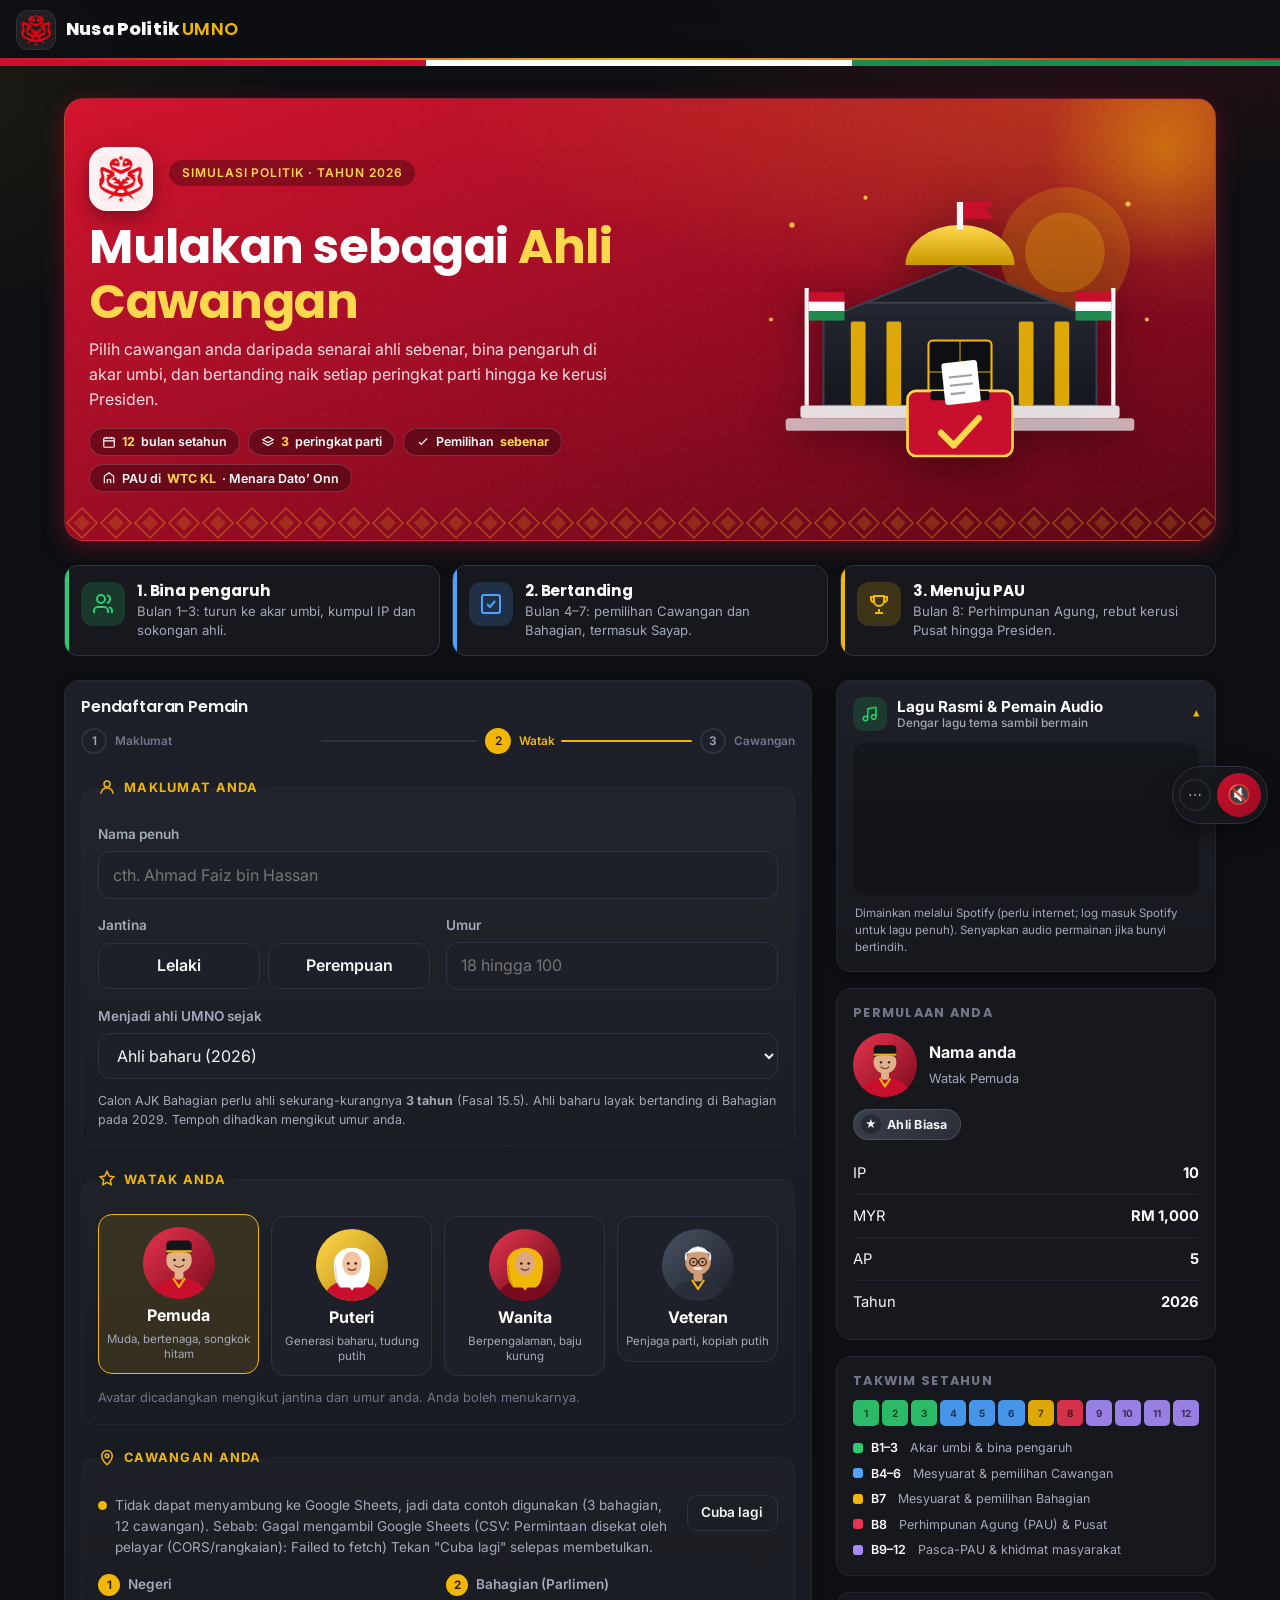
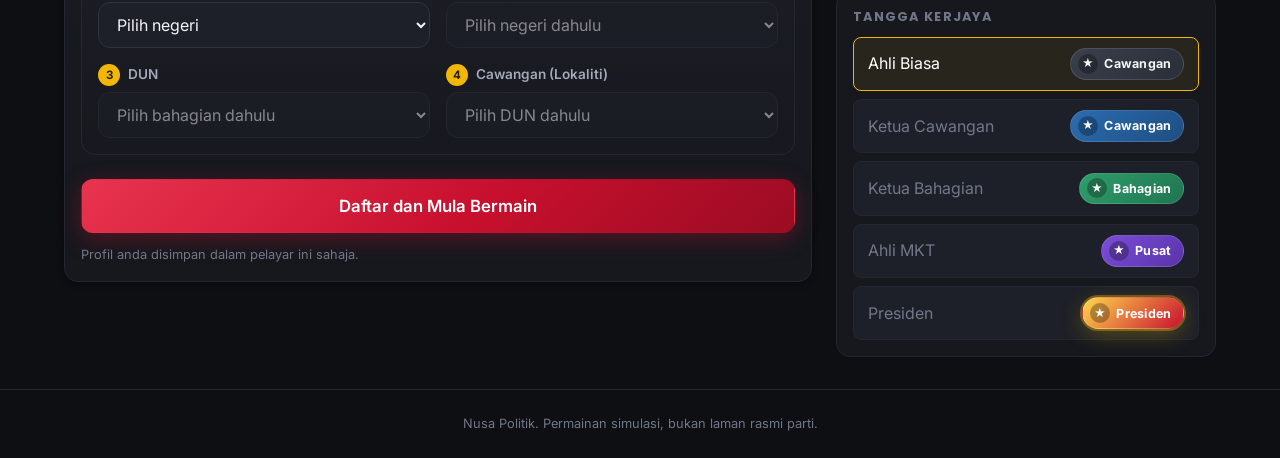
<file: nusa-politik/index.html>
<!doctype html>
<html lang="ms">
<head>
  <meta charset="utf-8">
  <meta name="viewport" content="width=device-width, initial-scale=1, viewport-fit=cover">
  <title>Nusa Politik | Daftar Pemain</title>
  <meta name="description" content="Daftar sebagai ahli cawangan UMNO dan mulakan perjalanan politik anda.">
  <link rel="preconnect" href="https://fonts.googleapis.com">
  <link rel="preconnect" href="https://fonts.gstatic.com" crossorigin>
  <link rel="stylesheet" href="https://fonts.googleapis.com/css2?family=Inter:wght@400;500;600&family=Poppins:wght@600;700&display=swap">
  <!-- CSS disuntik supaya halaman tetap bergaya walaupun folder css/ tiada. Sumber: css/style.css + css/responsive.css. Jana semula: node tools/inline-css.js -->
  <!-- INLINE-CSS:START -->
<style id="inline-css">
/* ==========================================================================
   Nusa Politik — style.css
   Tema: Merah UMNO + Emas + Putih, Dark Mode UI
   Pendekatan: mobile-first (asas = skrin kecil). Peningkatan skrin besar
   berada dalam responsive.css.
   ========================================================================== */

/* ---------- 1. Token Rekabentuk ---------- */
:root {
  /* Warna jenama */
  --red: #C8102E;
  --red-dark: #9B0C23;
  --red-light: #E8344F;
  --gold: #F2B705;
  --gold-dark: #C99700;
  --gold-light: #FFD84D;
  --white: #FFFFFF;

  /* Permukaan gelap */
  --bg: #0E0F13;
  --bg-elev-1: #16181E;
  --bg-elev-2: #1D2028;
  --bg-elev-3: #262A34;
  --border: #2E333F;
  --border-soft: #232731;

  /* Teks */
  --text: #F4F5F7;
  --text-muted: #A3A9B8;
  --text-dim: #717789;

  /* Semantik */
  --success: #2ECC71;
  --warning: #F2B705;
  --danger: #FF4D5E;
  --info: #4DA3FF;

  /* Bentuk */
  --radius-sm: 8px;
  --radius: 14px;
  --radius-lg: 20px;
  --shadow-sm: 0 2px 6px rgba(0, 0, 0, .35);
  --shadow: 0 8px 24px rgba(0, 0, 0, .45);
  --shadow-red: 0 6px 22px rgba(200, 16, 46, .35);
  --shadow-gold: 0 6px 22px rgba(242, 183, 5, .28);

  /* Jarak */
  --space-1: .25rem;
  --space-2: .5rem;
  --space-3: .75rem;
  --space-4: 1rem;
  --space-5: 1.5rem;
  --space-6: 2rem;
  --space-7: 3rem;

  /* Taip */
  --font-body: "Inter", system-ui, -apple-system, "Segoe UI", Roboto, sans-serif;
  --font-display: "Poppins", "Inter", system-ui, sans-serif;

  --header-h: 60px;
  --bottom-nav-h: 64px;
  --transition: .2s cubic-bezier(.4, 0, .2, 1);
}

/* ---------- 2. Reset & Asas ---------- */
*, *::before, *::after { box-sizing: border-box; }

html {
  -webkit-text-size-adjust: 100%;
  scroll-behavior: smooth;
}

body {
  margin: 0;
  min-height: 100vh;
  font-family: var(--font-body);
  font-size: 1rem;
  line-height: 1.55;
  color: var(--text);
  background:
    radial-gradient(900px 500px at 85% -10%, rgba(200, 16, 46, .22), transparent 60%),
    radial-gradient(700px 400px at -10% 10%, rgba(242, 183, 5, .08), transparent 60%),
    var(--bg);
  background-attachment: fixed;
  -webkit-tap-highlight-color: transparent;
}

img, svg, video { max-width: 100%; display: block; }

h1, h2, h3, h4 {
  font-family: var(--font-display);
  line-height: 1.2;
  margin: 0 0 var(--space-3);
  letter-spacing: -.01em;
}
h1 { font-size: 1.75rem; }
h2 { font-size: 1.35rem; }
h3 { font-size: 1.1rem; }
p  { margin: 0 0 var(--space-3); color: var(--text-muted); }

a { color: var(--gold); text-decoration: none; transition: color var(--transition); }
a:hover { color: var(--gold-light); }

:focus-visible {
  outline: 3px solid var(--gold);
  outline-offset: 2px;
  border-radius: 4px;
}

::selection { background: var(--red); color: var(--white); }

/* Scrollbar */
* { scrollbar-width: thin; scrollbar-color: var(--bg-elev-3) transparent; }
::-webkit-scrollbar { width: 8px; height: 8px; }
::-webkit-scrollbar-thumb { background: var(--bg-elev-3); border-radius: 8px; }

/* ---------- 3. Susun Atur ---------- */
.container {
  width: 100%;
  max-width: 1200px;
  margin-inline: auto;
  padding: var(--space-4);
}

.page { padding-block: var(--space-4) var(--space-6); }

.page-title {
  display: flex;
  flex-direction: column;
  gap: var(--space-1);
  margin-bottom: var(--space-5);
}
.page-title h1 { margin: 0; }
.page-title p  { margin: 0; }

.grid { display: grid; gap: var(--space-4); grid-template-columns: 1fr; }
.stack > * + * { margin-top: var(--space-4); }
.row { display: flex; align-items: center; gap: var(--space-3); flex-wrap: wrap; }
.row--between { justify-content: space-between; }

.text-gold   { color: var(--gold); }
.text-red    { color: var(--red-light); }
.text-muted  { color: var(--text-muted); }
.text-center { text-align: center; }
.hidden      { display: none !important; }
.sr-only {
  position: absolute; width: 1px; height: 1px; overflow: hidden;
  clip: rect(0 0 0 0); white-space: nowrap;
}

/* ---------- 4. Header & Navigasi ---------- */
.app-header {
  position: sticky;
  top: 0;
  z-index: 50;
  height: var(--header-h);
  display: flex;
  align-items: center;
  padding-inline: var(--space-4);
  background: rgba(14, 15, 19, .85);
  backdrop-filter: blur(12px);
  -webkit-backdrop-filter: blur(12px);
  border-bottom: 1px solid var(--border-soft);
}
.app-header::after {
  content: "";
  position: absolute;
  inset: auto 0 -1px 0;
  height: 2px;
  background: linear-gradient(90deg, var(--red), var(--gold), var(--red));
}

.brand {
  display: flex;
  align-items: center;
  gap: var(--space-2);
  font-family: var(--font-display);
  font-weight: 700;
  font-size: 1.1rem;
  color: var(--white);
}
.brand:hover { color: var(--white); }
.brand__logo {
  width: 34px; height: 34px;
  border-radius: 10px;
  display: grid; place-items: center;
  background: linear-gradient(135deg, var(--red), var(--red-dark));
  color: var(--gold);
  font-weight: 800;
  box-shadow: var(--shadow-red);
}
.brand__sub { color: var(--gold); font-weight: 600; }

.header-actions { margin-left: auto; display: flex; align-items: center; gap: var(--space-2); }

.nav { display: none; }                 /* dipaparkan pada skrin lebar */
.nav-link {
  padding: .5rem .9rem;
  border-radius: 999px;
  color: var(--text-muted);
  font-weight: 500;
  font-size: .95rem;
}
.nav-link:hover { color: var(--white); background: var(--bg-elev-2); }
.nav-link.is-active { color: var(--bg); background: var(--gold); }

/* Navigasi bawah (telefon) */
.bottom-nav {
  position: fixed;
  inset: auto 0 0 0;
  z-index: 50;
  height: var(--bottom-nav-h);
  display: grid;
  grid-auto-flow: column;
  grid-auto-columns: 1fr;
  background: rgba(22, 24, 30, .95);
  backdrop-filter: blur(12px);
  -webkit-backdrop-filter: blur(12px);
  border-top: 1px solid var(--border);
  padding-bottom: env(safe-area-inset-bottom);
}
.bottom-nav a {
  display: flex; flex-direction: column; align-items: center; justify-content: center;
  gap: 2px;
  font-size: .7rem;
  color: var(--text-dim);
}
.bottom-nav a .icon { font-size: 1.3rem; line-height: 1; }
.bottom-nav a.is-active { color: var(--gold); }
body.has-bottom-nav { padding-bottom: calc(var(--bottom-nav-h) + env(safe-area-inset-bottom)); }

/* ---------- 5. Hero (index.html) ---------- */
.hero {
  position: relative;
  overflow: hidden;
  padding: var(--space-6) var(--space-4);
  border-radius: var(--radius-lg);
  text-align: center;
  background:
    linear-gradient(160deg, rgba(200, 16, 46, .92), rgba(120, 8, 28, .95)),
    var(--red);
  border: 1px solid rgba(255, 255, 255, .08);
  box-shadow: var(--shadow-red);
}
.hero::before {
  content: "";
  position: absolute;
  width: 260px; height: 260px;
  right: -80px; top: -80px;
  background: radial-gradient(circle, rgba(242, 183, 5, .45), transparent 65%);
  pointer-events: none;
}
.hero__eyebrow {
  display: inline-block;
  padding: .25rem .8rem;
  border-radius: 999px;
  background: rgba(0, 0, 0, .3);
  color: var(--gold-light);
  font-size: .75rem;
  font-weight: 600;
  letter-spacing: .08em;
  text-transform: uppercase;
  margin-bottom: var(--space-3);
}
.hero h1 { font-size: 2rem; color: var(--white); margin-bottom: var(--space-3); }
.hero h1 span { color: var(--gold-light); }
.hero p { color: rgba(255, 255, 255, .85); max-width: 52ch; margin-inline: auto; }
.hero__cta { display: flex; flex-direction: column; gap: var(--space-3); margin-top: var(--space-5); }

/* ---------- 6. Butang ---------- */
.btn {
  --btn-bg: var(--bg-elev-3);
  --btn-fg: var(--text);
  display: inline-flex;
  align-items: center;
  justify-content: center;
  gap: var(--space-2);
  min-height: 46px;                      /* sasaran sentuh mesra jari */
  padding: .65rem 1.25rem;
  font: 600 .95rem/1 var(--font-body);
  color: var(--btn-fg);
  background: var(--btn-bg);
  border: 1px solid transparent;
  border-radius: 12px;
  cursor: pointer;
  user-select: none;
  transition: transform var(--transition), box-shadow var(--transition),
              background var(--transition), filter var(--transition);
}
.btn:hover  { filter: brightness(1.12); transform: translateY(-1px); }
.btn:active { transform: translateY(0) scale(.98); }
.btn:disabled, .btn[aria-disabled="true"] {
  opacity: .45; cursor: not-allowed; transform: none; filter: none;
}

.btn--primary {
  --btn-bg: linear-gradient(135deg, var(--red-light), var(--red) 55%, var(--red-dark));
  --btn-fg: var(--white);
  box-shadow: var(--shadow-red);
}
.btn--gold {
  --btn-bg: linear-gradient(135deg, var(--gold-light), var(--gold) 55%, var(--gold-dark));
  --btn-fg: #2B2100;
  box-shadow: var(--shadow-gold);
}
.btn--ghost {
  --btn-bg: transparent;
  border-color: var(--border);
  color: var(--text);
}
.btn--ghost:hover { border-color: var(--gold); color: var(--gold); background: rgba(242, 183, 5, .06); }
.btn--danger { --btn-bg: #3A1218; --btn-fg: var(--danger); border-color: rgba(255, 77, 94, .4); }
.btn--sm    { min-height: 36px; padding: .4rem .85rem; font-size: .85rem; border-radius: 10px; }
.btn--lg    { min-height: 54px; padding: .9rem 1.75rem; font-size: 1.05rem; }
.btn--block { width: 100%; }
.btn--icon  { min-width: 46px; padding: .6rem; }

.btn-group { display: flex; flex-wrap: wrap; gap: var(--space-2); }

/* ---------- 7. Kad (Dashboard Cards) ---------- */
.card {
  position: relative;
  background: linear-gradient(180deg, var(--bg-elev-2), var(--bg-elev-1));
  border: 1px solid var(--border-soft);
  border-radius: var(--radius);
  padding: var(--space-4);
  box-shadow: var(--shadow-sm);
  transition: transform var(--transition), border-color var(--transition), box-shadow var(--transition);
}
.card--interactive { cursor: pointer; }
.card--interactive:hover {
  transform: translateY(-3px);
  border-color: var(--gold);
  box-shadow: var(--shadow), 0 0 0 1px rgba(242, 183, 5, .25);
}

.card--red  { border-color: rgba(200, 16, 46, .55); background: linear-gradient(180deg, rgba(200, 16, 46, .16), var(--bg-elev-1)); }
.card--gold { border-color: rgba(242, 183, 5, .5);  background: linear-gradient(180deg, rgba(242, 183, 5, .12), var(--bg-elev-1)); }
.card--accent::before {
  content: "";
  position: absolute; left: 0; top: 14px; bottom: 14px;
  width: 4px; border-radius: 0 4px 4px 0;
  background: linear-gradient(var(--red), var(--gold));
}

.card__header {
  display: flex; align-items: center; justify-content: space-between;
  gap: var(--space-3);
  margin-bottom: var(--space-3);
}
.card__title {
  display: flex; align-items: center; gap: var(--space-2);
  margin: 0;
  font-size: 1rem;
  font-weight: 600;
}
.card__icon {
  width: 38px; height: 38px;
  display: grid; place-items: center;
  border-radius: 10px;
  background: rgba(242, 183, 5, .12);
  color: var(--gold);
  font-size: 1.15rem;
}
.card__body   { color: var(--text-muted); font-size: .95rem; }
.card__footer {
  margin-top: var(--space-4);
  padding-top: var(--space-3);
  border-top: 1px dashed var(--border);
  display: flex; gap: var(--space-2); flex-wrap: wrap;
}

/* Profil pemain */
.profile-card { display: flex; gap: var(--space-4); align-items: center; }
.avatar {
  flex: none;
  width: 68px; height: 68px;
  border-radius: 50%;
  display: grid; place-items: center;
  font-family: var(--font-display);
  font-size: 1.6rem; font-weight: 700;
  color: var(--white);
  background: linear-gradient(135deg, var(--red), var(--red-dark));
  border: 3px solid var(--gold);
  box-shadow: var(--shadow-red);
}
.profile-card__name { font-size: 1.2rem; font-weight: 700; margin: 0; color: var(--white); }
.profile-card__meta { font-size: .85rem; color: var(--text-muted); margin: 2px 0 var(--space-2); }

/* ---------- 8. Panel Statistik ---------- */
.stats-panel {
  background: var(--bg-elev-1);
  border: 1px solid var(--border-soft);
  border-radius: var(--radius);
  padding: var(--space-4);
}
.stats-panel__title {
  display: flex; align-items: center; justify-content: space-between;
  margin: 0 0 var(--space-3);
  font-size: .8rem;
  text-transform: uppercase;
  letter-spacing: .1em;
  color: var(--text-dim);
}

.stat-grid { display: grid; grid-template-columns: repeat(2, 1fr); gap: var(--space-3); }
.stat {
  padding: var(--space-3);
  background: var(--bg-elev-2);
  border: 1px solid var(--border-soft);
  border-radius: var(--radius-sm);
  min-width: 0;
}
.stat__label {
  display: flex; align-items: center; gap: 6px;
  font-size: .75rem;
  color: var(--text-muted);
  text-transform: uppercase;
  letter-spacing: .06em;
}
.stat__value {
  margin-top: 4px;
  font-family: var(--font-display);
  font-size: 1.5rem;
  font-weight: 700;
  color: var(--white);
  white-space: nowrap;
  overflow: hidden;
  text-overflow: ellipsis;
}
.stat__value--gold { color: var(--gold); }
.stat__value--red  { color: var(--red-light); }
.stat__delta { font-size: .75rem; font-weight: 600; }
.stat__delta.is-up   { color: var(--success); }
.stat__delta.is-up::before   { content: "▲ "; }
.stat__delta.is-down { color: var(--danger); }
.stat__delta.is-down::before { content: "▼ "; }

/* Senarai statistik berbaris */
.stat-list { list-style: none; margin: 0; padding: 0; }
.stat-list li {
  display: flex; justify-content: space-between; gap: var(--space-3);
  padding: .6rem 0;
  border-bottom: 1px solid var(--border-soft);
  font-size: .92rem;
}
.stat-list li:last-child { border-bottom: 0; }
.stat-list b { color: var(--white); }

/* ---------- 9. Lencana Jawatan (Office Badges) ---------- */
.badge-office {
  --badge-c1: var(--bg-elev-3);
  --badge-c2: var(--border);
  --badge-fg: var(--text);
  display: inline-flex;
  align-items: center;
  gap: 6px;
  padding: .3rem .75rem .3rem .45rem;
  border-radius: 999px;
  font-size: .78rem;
  font-weight: 700;
  letter-spacing: .02em;
  color: var(--badge-fg);
  background: linear-gradient(135deg, var(--badge-c1), var(--badge-c2));
  border: 1px solid rgba(255, 255, 255, .12);
  white-space: nowrap;
}
.badge-office::before {
  content: "★";
  width: 20px; height: 20px;
  display: grid; place-items: center;
  border-radius: 50%;
  background: rgba(0, 0, 0, .28);
  font-size: .7rem;
}
/* Hierarki jawatan */
.badge-office--ahli        { --badge-c1: #3A3F4C; --badge-c2: #2A2E38; }
.badge-office--cawangan    { --badge-c1: #2B6CB0; --badge-c2: #1E4E82; --badge-fg: #fff; }
.badge-office--bahagian    { --badge-c1: #2F9E6B; --badge-c2: #1F7550; --badge-fg: #fff; }
.badge-office--mt          { --badge-c1: #7A4DD8; --badge-c2: #5A34A8; --badge-fg: #fff; }
.badge-office--menteri     { --badge-c1: var(--red-light); --badge-c2: var(--red-dark); --badge-fg: #fff; }
.badge-office--naib        { --badge-c1: #FF8A3D; --badge-c2: #D85F12; --badge-fg: #fff; }
.badge-office--timbalan    { --badge-c1: var(--gold-light); --badge-c2: var(--gold-dark); --badge-fg: #2B2100; }
.badge-office--presiden,
.badge-office--pm {
  --badge-c1: var(--gold-light); --badge-c2: var(--red);
  --badge-fg: #fff;
  box-shadow: 0 0 0 2px rgba(242, 183, 5, .35), var(--shadow-gold);
  animation: glow 2.6s ease-in-out infinite;
}

.badge {
  display: inline-block;
  padding: .15rem .6rem;
  border-radius: 6px;
  font-size: .72rem;
  font-weight: 700;
  background: var(--bg-elev-3);
  color: var(--text-muted);
}
.badge--success { background: rgba(46, 204, 113, .15); color: var(--success); }
.badge--danger  { background: rgba(255, 77, 94, .15);  color: var(--danger); }
.badge--gold    { background: rgba(242, 183, 5, .15);  color: var(--gold); }
.badge--red     { background: rgba(200, 16, 46, .2);   color: var(--red-light); }

/* Tangga kerjaya */
.career-ladder { list-style: none; margin: 0; padding: 0; display: grid; gap: var(--space-2); }
.career-ladder li {
  display: flex; align-items: center; justify-content: space-between; gap: var(--space-3);
  padding: .65rem .85rem;
  border-radius: var(--radius-sm);
  background: var(--bg-elev-2);
  border: 1px solid var(--border-soft);
  color: var(--text-dim);
}
.career-ladder li.is-done    { color: var(--text-muted); border-color: rgba(46, 204, 113, .35); }
.career-ladder li.is-current { color: var(--white); border-color: var(--gold); background: rgba(242, 183, 5, .08); }

/* ---------- 10. Bar Kemajuan ---------- */
.progress-wrap { display: grid; gap: 6px; }
.progress__label {
  display: flex; justify-content: space-between; align-items: baseline;
  font-size: .82rem;
  color: var(--text-muted);
}
.progress__label b { color: var(--white); font-variant-numeric: tabular-nums; }

.progress {
  --progress: 0%;
  --bar-a: var(--gold);
  --bar-b: var(--gold-dark);
  position: relative;
  height: 12px;
  border-radius: 999px;
  background: var(--bg-elev-3);
  overflow: hidden;
  box-shadow: inset 0 1px 3px rgba(0, 0, 0, .5);
}
.progress__bar {
  height: 100%;
  width: var(--progress);
  border-radius: inherit;
  background: linear-gradient(90deg, var(--bar-b), var(--bar-a));
  transition: width .8s cubic-bezier(.22, 1, .36, 1);
  position: relative;
}
.progress__bar::after {                 /* kilauan bergerak */
  content: "";
  position: absolute; inset: 0;
  background: linear-gradient(110deg, transparent 30%, rgba(255, 255, 255, .35) 50%, transparent 70%);
  background-size: 200% 100%;
  animation: shimmer 2.2s linear infinite;
}
.progress--lg { height: 18px; }
.progress--sm { height: 7px; }

.progress--red     { --bar-a: var(--red-light); --bar-b: var(--red-dark); }
.progress--success { --bar-a: #5BE38F; --bar-b: #1E9A52; }
.progress--info    { --bar-a: #7DBEFF; --bar-b: #2B73C4; }
.progress--danger  { --bar-a: #FF7A87; --bar-b: #C21F30; }

/* Bar mengikut tahap (gunakan data-level di JS) */
.progress[data-level="low"]  { --bar-a: #FF7A87; --bar-b: #C21F30; }
.progress[data-level="mid"]  { --bar-a: var(--gold-light); --bar-b: var(--gold-dark); }
.progress[data-level="high"] { --bar-a: #5BE38F; --bar-b: #1E9A52; }

/* ---------- 11. Borang ---------- */
.field { display: grid; gap: 6px; margin-bottom: var(--space-4); }
.field label { font-size: .85rem; font-weight: 600; color: var(--text-muted); }
.input, .select, .textarea {
  width: 100%;
  min-height: 46px;
  padding: .65rem .9rem;
  font: inherit;
  font-size: 16px;                       /* elak zoom automatik iOS */
  color: var(--text);
  background: var(--bg-elev-2);
  border: 1px solid var(--border);
  border-radius: 12px;
  transition: border-color var(--transition), box-shadow var(--transition);
}
.input:focus, .select:focus, .textarea:focus {
  outline: 0;
  border-color: var(--gold);
  box-shadow: 0 0 0 3px rgba(242, 183, 5, .2);
}

/* ---------- 12. Pilihan Keputusan & Log ---------- */
.choice-list { display: grid; gap: var(--space-3); }
.choice {
  display: flex; flex-direction: column; gap: 4px;
  width: 100%;
  text-align: left;
  padding: var(--space-3) var(--space-4);
  font: inherit;
  color: var(--text);
  background: var(--bg-elev-2);
  border: 1px solid var(--border);
  border-radius: var(--radius);
  cursor: pointer;
  transition: border-color var(--transition), transform var(--transition), background var(--transition);
}
.choice:hover { border-color: var(--gold); background: var(--bg-elev-3); transform: translateX(3px); }
.choice__title { font-weight: 700; color: var(--white); }
.choice__desc  { font-size: .85rem; color: var(--text-muted); }
.choice__fx    { display: flex; flex-wrap: wrap; gap: 6px; margin-top: 4px; }

.event-log {
  max-height: 280px;
  overflow-y: auto;
  display: grid; gap: var(--space-2);
  padding-right: 4px;
}
.event-log__item {
  padding: .65rem .85rem;
  border-left: 3px solid var(--gold);
  background: var(--bg-elev-2);
  border-radius: 0 var(--radius-sm) var(--radius-sm) 0;
  font-size: .88rem;
  color: var(--text-muted);
  animation: slide-in .35s ease both;
}
.event-log__item time { display: block; font-size: .72rem; color: var(--text-dim); }
.event-log__item.is-good { border-left-color: var(--success); }
.event-log__item.is-bad  { border-left-color: var(--danger); }

/* ---------- 13. Jadual ---------- */
.table-wrap { overflow-x: auto; border: 1px solid var(--border-soft); border-radius: var(--radius); }
.table { width: 100%; border-collapse: collapse; font-size: .9rem; min-width: 480px; }
.table th, .table td { padding: .75rem 1rem; text-align: left; border-bottom: 1px solid var(--border-soft); }
.table th { font-size: .75rem; text-transform: uppercase; letter-spacing: .06em; color: var(--text-dim); background: var(--bg-elev-2); }
.table tr:last-child td { border-bottom: 0; }
.table tbody tr:hover { background: rgba(242, 183, 5, .05); }

/* ---------- 14. Modal Popup ---------- */
.modal-overlay {
  position: fixed;
  inset: 0;
  z-index: 100;
  display: none;
  align-items: center;
  justify-content: center;
  padding: var(--space-4);
  background: rgba(5, 6, 9, .75);
  backdrop-filter: blur(6px);
  -webkit-backdrop-filter: blur(6px);
  opacity: 0;
  transition: opacity .25s ease;
}
.modal-overlay.is-open { display: flex; opacity: 1; }

.modal {
  position: relative;
  width: 100%;
  max-width: 520px;
  max-height: 88vh;
  max-height: 88dvh;
  display: flex;
  flex-direction: column;
  background: linear-gradient(180deg, var(--bg-elev-2), var(--bg-elev-1));
  border: 1px solid var(--border);
  border-top: 4px solid var(--red);
  border-radius: var(--radius-lg);
  box-shadow: var(--shadow), 0 0 60px rgba(200, 16, 46, .18);
  animation: modal-in .3s cubic-bezier(.22, 1, .36, 1) both;
}
.modal--gold { border-top-color: var(--gold); }
.modal--wide { max-width: 760px; }

.modal__header {
  display: flex; align-items: center; justify-content: space-between; gap: var(--space-3);
  padding: var(--space-4) var(--space-4) var(--space-3);
}
.modal__title { margin: 0; font-size: 1.2rem; color: var(--white); }
.modal__close {
  flex: none;
  width: 38px; height: 38px;
  display: grid; place-items: center;
  font-size: 1.3rem; line-height: 1;
  color: var(--text-muted);
  background: var(--bg-elev-3);
  border: 0; border-radius: 50%;
  cursor: pointer;
  transition: background var(--transition), color var(--transition);
}
.modal__close:hover { background: var(--red); color: var(--white); }
.modal__body {
  padding: 0 var(--space-4) var(--space-4);
  overflow-y: auto;
  overscroll-behavior: contain;
}
.modal__footer {
  display: flex; gap: var(--space-2); justify-content: flex-end; flex-wrap: wrap;
  padding: var(--space-3) var(--space-4) var(--space-4);
  border-top: 1px solid var(--border-soft);
}
body.modal-open { overflow: hidden; }

/* Modal peristiwa (event) */
.modal__banner {
  display: grid; place-items: center;
  height: 110px;
  margin: 0 var(--space-4) var(--space-3);
  border-radius: var(--radius);
  font-size: 3rem;
  background: linear-gradient(135deg, var(--red), var(--red-dark) 60%, #4a0612);
}
.modal__banner--gold { background: linear-gradient(135deg, var(--gold-light), var(--gold-dark)); }

/* ---------- 15. Toast / Notifikasi ---------- */
.toast-stack {
  position: fixed;
  top: calc(var(--header-h) + 10px);
  right: var(--space-3);
  left: var(--space-3);
  z-index: 200;
  display: grid; gap: var(--space-2);
  pointer-events: none;
}
.toast {
  pointer-events: auto;
  display: flex; align-items: center; gap: var(--space-3);
  padding: .8rem 1rem;
  background: var(--bg-elev-3);
  border: 1px solid var(--border);
  border-left: 4px solid var(--gold);
  border-radius: var(--radius-sm);
  box-shadow: var(--shadow);
  font-size: .9rem;
  animation: slide-in .3s ease both;
}
.toast--success { border-left-color: var(--success); }
.toast--danger  { border-left-color: var(--danger); }

/* ---------- 16. Animasi ---------- */
@keyframes shimmer  { from { background-position: 200% 0; } to { background-position: -200% 0; } }
@keyframes glow     { 0%, 100% { filter: brightness(1); } 50% { filter: brightness(1.2); } }
@keyframes slide-in { from { opacity: 0; transform: translateY(-8px); } to { opacity: 1; transform: none; } }
@keyframes modal-in { from { opacity: 0; transform: translateY(24px) scale(.97); } to { opacity: 1; transform: none; } }
@keyframes fade-up  { from { opacity: 0; transform: translateY(14px); } to { opacity: 1; transform: none; } }

.fade-up { animation: fade-up .5s ease both; }
.fade-up:nth-child(2) { animation-delay: .06s; }
.fade-up:nth-child(3) { animation-delay: .12s; }
.fade-up:nth-child(4) { animation-delay: .18s; }

@media (prefers-reduced-motion: reduce) {
  *, *::before, *::after {
    animation-duration: .01ms !important;
    animation-iteration-count: 1 !important;
    transition-duration: .01ms !important;
    scroll-behavior: auto !important;
  }
}

/* ---------- 17. Footer ---------- */
.app-footer {
  padding: var(--space-5) var(--space-4);
  text-align: center;
  font-size: .8rem;
  color: var(--text-dim);
  border-top: 1px solid var(--border-soft);
}

/* ---------- 18. Pendaftaran (index.html) — v3.0 ---------- */
/* Gaya khusus borang pendaftaran */
:root { color-scheme: dark; }
option { background: var(--bg-elev-2); color: var(--text); }

.form-section { border: 0; margin: 0 0 var(--space-5); padding: 0; min-width: 0; }
.form-section legend {
  padding: 0; margin-bottom: var(--space-3);
  font: 700 .8rem var(--font-body); letter-spacing: .1em; text-transform: uppercase; color: var(--gold);
}
.form-grid { display: grid; gap: var(--space-4); grid-template-columns: 1fr; }
.form-grid .field { margin-bottom: 0; min-width: 0; }
.field label { display: flex; align-items: center; gap: var(--space-2); }

.step {
  flex: none; width: 22px; height: 22px; display: grid; place-items: center;
  border-radius: 50%; background: var(--gold); color: #2B2100;
  font: 700 .72rem var(--font-body);
}
.select:disabled, .input:disabled { opacity: .5; cursor: not-allowed; }
.select { appearance: auto; cursor: pointer; }

.field__error { margin: 0; min-height: 0; font-size: .8rem; color: var(--danger); }
.field__error:empty { display: none; }
[aria-invalid="true"] { border-color: var(--danger) !important; }

.pill-group { display: grid; grid-template-columns: 1fr 1fr; gap: var(--space-2); }
.field label.pill { position: relative; display: block; gap: 0; font-size: inherit; color: var(--text); }
.pill input { position: absolute; inset: 0; opacity: 0; margin: 0; cursor: pointer; }
.pill span {
  display: flex; width: 100%; align-items: center; justify-content: center; min-height: 46px;
  border: 1px solid var(--border); border-radius: 12px; background: var(--bg-elev-2);
  font-weight: 600; transition: border-color var(--transition), background var(--transition), color var(--transition);
}
.pill input:checked + span { border-color: var(--gold); background: rgba(242, 183, 5, .12); color: var(--gold); }
.pill input:focus-visible + span { outline: 3px solid var(--gold); outline-offset: 2px; }

.status { display: flex; align-items: flex-start; gap: var(--space-2); margin: 0 0 var(--space-4); font-size: .85rem; color: var(--text-muted); }
.status__dot { flex: none; width: 9px; height: 9px; margin-top: .45em; border-radius: 50%; background: var(--text-dim); }
.status[data-state="loading"] .status__dot { animation: glow 1s ease-in-out infinite; background: var(--info); }
.status[data-state="sheet"] .status__dot { background: var(--success); }
.status[data-state="cache"] .status__dot,
.status[data-state="fallback"] .status__dot { background: var(--warning); }
.status__text { min-width: 0; flex: 1; }

.info { margin-top: var(--space-4); }
.info[hidden], .status [hidden], #resume[hidden] { display: none; }
.info__name { margin: 0 0 var(--space-3); font-size: 1rem; font-weight: 700; color: var(--white); }
.stat__value { font-size: 1.3rem; }

.form-actions { display: grid; gap: var(--space-3); }
.form-error { margin: 0; font-size: .9rem; color: var(--danger); }
.form-error:empty { display: none; }
.form-note { margin: 0; font-size: .8rem; color: var(--text-dim); }

#resume { margin-bottom: var(--space-4); }
.page > .stack > * + * { margin-top: var(--space-5); }
.hero h1 { margin-bottom: var(--space-2); }
.hero { text-align: left; }
.hero p { margin-inline: 0; }


/* ---- Header bertema ---- */
.brand__img { width: 34px; height: 34px; border-radius: 10px; object-fit: contain; background: rgba(255,255,255,.06); }
.flagbar { height: 6px; background: linear-gradient(90deg, #C8102E 0 33.3%, #FFFFFF 33.3% 66.6%, #1F8A4C 66.6% 100%); }
.hero { padding-top: var(--space-6); }
.hero__band { position: absolute; inset: auto 0 0 0; height: 34px; opacity: .35; pointer-events: none;
  background-image: url("data:image/svg+xml,%3Csvg xmlns='http://www.w3.org/2000/svg' width='34' height='34' viewBox='0 0 34 34'%3E%3Cpath d='M17 2 32 17 17 32 2 17Z' fill='none' stroke='%23F2B705' stroke-width='1.5'/%3E%3Cpath d='M17 9 25 17 17 25 9 17Z' fill='%23F2B705' fill-opacity='.55'/%3E%3C/svg%3E");
  background-repeat: repeat-x; }
.hero__top { position: relative; display: flex; align-items: center; gap: var(--space-4); flex-wrap: wrap; margin-bottom: var(--space-3); }
.hero__emblem { flex: none; width: 84px; height: 84px; display: grid; place-items: center; border-radius: 22px;
  background: rgba(0,0,0,.28); border: 1px solid rgba(255,255,255,.18); box-shadow: 0 6px 22px rgba(0,0,0,.35); }
.hero__emblem img { width: 66px; height: 66px; object-fit: contain; }
.hero > *:not(.hero__band) { position: relative; }
.hero { padding-bottom: calc(var(--space-6) + 24px); }

/* ---- Pilihan avatar ---- */
.avatar-grid { display: grid; grid-template-columns: repeat(2, 1fr); gap: var(--space-3); }
@media (min-width: 640px) { .avatar-grid { grid-template-columns: repeat(4, 1fr); } }
.av { position: relative; display: block; margin: 0; }
.av input { position: absolute; inset: 0; opacity: 0; margin: 0; cursor: pointer; z-index: 1; }
.av__box { display: grid; justify-items: center; gap: 4px; padding: 12px 8px; text-align: center;
  border: 1px solid var(--border); border-radius: 14px; background: var(--bg-elev-2);
  transition: border-color var(--transition), background var(--transition), transform var(--transition); }
.av__box svg { width: 72px; height: 72px; }
.av__nama { font-weight: 700; color: var(--white); }
.av__desc { font-size: .72rem; color: var(--text-muted); line-height: 1.25; }
.av input:checked + .av__box { border-color: var(--gold); background: rgba(242,183,5,.12); transform: translateY(-2px); }
.av input:focus-visible + .av__box { outline: 3px solid var(--gold); outline-offset: 2px; }
.av__saran { display: none; margin-top: 4px; font-size: .68rem; font-weight: 700; color: var(--gold); }
.av.is-saran .av__saran { display: block; }
.avatar-hint { margin: var(--space-3) 0 0; font-size: .8rem; color: var(--text-dim); }
.preview-avatar { display: flex; align-items: center; gap: var(--space-3); margin: 0 0 var(--space-3); }
.preview-avatar svg { width: 64px; height: 64px; flex: none; }
.preview-avatar b { color: var(--white); display: block; }
.preview-avatar span { font-size: .8rem; color: var(--text-muted); }

@media (min-width: 640px) {
  .form-grid--nama { grid-template-columns: 1fr 1fr; }
  .form-grid--nama .field--wide { grid-column: 1 / -1; }
  .form-grid--lokasi { grid-template-columns: 1fr 1fr; }
}

/* ---- v3.0: Hero bertema dengan ilustrasi ---- */
.hero--reg { display: grid; gap: var(--space-4); align-items: center; padding-bottom: calc(var(--space-6) + 30px);
  background:
    radial-gradient(120% 90% at 100% 0%, rgba(242,183,5,.28), transparent 55%),
    linear-gradient(160deg, #D3142F 0%, #8E0B22 62%, #5A0716 100%); }
.hero--reg::after { content: ""; position: absolute; inset: 0; pointer-events: none; opacity: .5;
  background-image: radial-gradient(rgba(255,255,255,.07) 1px, transparent 1.4px); background-size: 18px 18px; }
.hero__copy { position: relative; z-index: 1; }
.hero__art { position: relative; z-index: 1; width: 100%; max-width: 420px; margin-inline: auto; }
.hero__art svg { display: block; width: 100%; height: auto; filter: drop-shadow(0 10px 22px rgba(0,0,0,.4)); }
.hero__chips { display: flex; flex-wrap: wrap; gap: var(--space-2); margin-top: var(--space-4); }
.chip { display: inline-flex; align-items: center; gap: 6px; padding: .35rem .75rem; border-radius: 999px;
  background: rgba(0,0,0,.32); border: 1px solid rgba(255,255,255,.16); color: var(--white);
  font: 600 .78rem var(--font-body); }
.chip b { color: var(--gold-light); }
.chip svg { width: 14px; height: 14px; flex: none; }
.hero--reg .hero__top { margin-bottom: var(--space-2); }
.hero--reg .hero__emblem { width: 64px; height: 64px; border-radius: 18px; }
.hero--reg .hero__emblem img { width: 50px; height: 50px; }
.hero--reg h1 { font-size: 1.85rem; line-height: 1.15; }
@media (min-width: 760px) {
  .hero--reg { grid-template-columns: 1.15fr .85fr; }
  .hero--reg h1 { font-size: 2.4rem; }
}

/* ---- Cara bermain ---- */
.howto { display: grid; gap: var(--space-3); grid-template-columns: 1fr; margin: 0; padding: 0; list-style: none; }
.howto li { position: relative; display: flex; gap: var(--space-3); align-items: flex-start; padding: var(--space-4);
  border-radius: var(--radius); background: var(--bg-elev-1); border: 1px solid var(--border);
  overflow: hidden; }
.howto li::before { content: ""; position: absolute; left: 0; top: 0; bottom: 0; width: 4px; background: var(--c, var(--gold)); }
.howto__ico { flex: none; width: 44px; height: 44px; display: grid; place-items: center; border-radius: 12px;
  background: color-mix(in srgb, var(--c, var(--gold)) 18%, transparent); color: var(--c, var(--gold)); }
.howto__ico svg { width: 24px; height: 24px; }
.howto h3 { margin: 0 0 2px; font-size: .95rem; color: var(--white); }
.howto p { margin: 0; font-size: .82rem; color: var(--text-muted); line-height: 1.4; }
@media (min-width: 760px) { .howto { grid-template-columns: repeat(3, 1fr); } }

/* ---- Stepper borang ---- */
.stepper { display: flex; align-items: center; gap: 6px; margin: 0 0 var(--space-5); padding: 0; list-style: none; }
.stepper li { flex: 1; display: flex; align-items: center; gap: 8px; min-width: 0; font: 600 .74rem var(--font-body); color: var(--text-dim); }
.stepper li + li::before { content: ""; flex: 1; height: 2px; min-width: 10px; background: var(--border); border-radius: 2px; }
.stepper__n { flex: none; width: 26px; height: 26px; display: grid; place-items: center; border-radius: 50%;
  border: 2px solid var(--border); background: var(--bg-elev-2); color: var(--text-muted); transition: all var(--transition); }
.stepper__t { white-space: nowrap; overflow: hidden; text-overflow: ellipsis; }
.stepper li.is-done { color: var(--gold); }
.stepper li.is-done .stepper__n { background: var(--gold); border-color: var(--gold); color: #2B2100; }
.stepper li.is-done + li::before { background: var(--gold); }
@media (max-width: 479.98px) { .stepper__t { display: none; } }

/* ---- Seksyen borang sebagai panel ---- */
#reg-form .form-section { padding: var(--space-4); border: 1px solid var(--border-soft); border-radius: var(--radius);
  background: linear-gradient(180deg, rgba(255,255,255,.025), transparent); }
#reg-form .form-section legend { display: flex; align-items: center; gap: 8px; padding: 0 var(--space-2); margin-left: calc(var(--space-2) * -1); }
.legend-ico { width: 18px; height: 18px; flex: none; }
#reg-form .input, #reg-form .select { min-height: 46px; }

/* ---- Panel sisi: takwim ringkas ---- */
.mini-takwim { display: grid; grid-template-columns: repeat(12, 1fr); gap: 3px; margin: 0 0 var(--space-3); }
.mini-takwim i { display: block; height: 26px; border-radius: 5px; background: var(--c); opacity: .9;
  font: 700 .62rem/26px var(--font-body); font-style: normal; text-align: center; color: rgba(0,0,0,.65); }
.mini-legend { margin: 0; padding: 0; list-style: none; display: grid; gap: 6px; font-size: .78rem; color: var(--text-muted); }
.mini-legend li { display: flex; align-items: center; gap: 8px; }
.mini-legend b { flex: none; width: 10px; height: 10px; border-radius: 3px; background: var(--c); }
.mini-legend span { color: var(--white); font-weight: 600; margin-right: 4px; }
.career-ladder li { position: relative; }

/* ---- v3.5: logo header lebih seimbang ---- */
.brand { gap: 10px; }
.brand__img { width: 40px; height: 40px; padding: 3px; border-radius: 12px; background: rgba(255,255,255,.07); box-shadow: inset 0 0 0 1px rgba(255,255,255,.08); }
.brand > span { font-weight: 800; letter-spacing: .01em; }
@media (max-width: 480px) { .brand__img { width: 34px; height: 34px; } }

/* ---- v3.5: kad Lagu Rasmi & Pemain Audio (Spotify) ---- */
.lagu { position: relative; overflow: hidden; }
.lagu__kepala { display: flex; align-items: center; gap: 10px; width: 100%; margin: 0; padding: 0; background: none; border: 0; color: inherit; font: inherit; text-align: left; }
.lagu__ikon { flex: none; width: 34px; height: 34px; display: grid; place-items: center; border-radius: 10px; background: rgba(30,215,96,.14); color: #1ED760; }
.lagu__ikon svg { width: 18px; height: 18px; }
.lagu__tajuk { flex: 1; min-width: 0; margin: 0; font: 700 .95rem var(--font-body, inherit); color: var(--white, #fff); line-height: 1.25; }
.lagu__tajuk small { display: block; font-weight: 500; font-size: .74rem; color: var(--text-muted, #A3A9B8); }
.lagu__tog { flex: none; font-size: .8rem; color: var(--gold, #F5B800); transition: transform .2s; }
.lagu.is-buka .lagu__tog { transform: rotate(180deg); }
.lagu__badan { margin-top: 12px; border-radius: 12px; overflow: hidden; background: rgba(0,0,0,.25); min-height: 152px; }
.lagu__badan[hidden] { display: none; }
.lagu__badan iframe { display: block; width: 100%; height: 152px; border: 0; border-radius: 12px; color-scheme: normal; }
.lagu__nota { margin: 10px 2px 0; font-size: .72rem; line-height: 1.45; color: var(--text-muted, #A3A9B8); }
/* Dashboard: panel terapung bawah header */
.lagu-btn { display: inline-flex; align-items: center; gap: 6px; }
.lagu-btn svg { width: 14px; height: 14px; color: #1ED760; }
.lagu-pop { position: fixed; z-index: 60; top: 64px; right: 16px; width: min(380px, calc(100vw - 32px)); box-shadow: 0 18px 50px rgba(0,0,0,.55); }
.lagu-pop[hidden] { display: none; }
@media (max-width: 600px) { .lagu-btn span { display: none; } .lagu-pop { top: 58px; right: 16px; left: 16px; width: auto; } }
/* v3.5: lambang pada hero perlu latar cerah supaya merah logo jelas */
.hero__emblem { background: rgba(255,255,255,.95) !important; box-shadow: 0 6px 18px rgba(0,0,0,.35) !important; }
.lagu__kepala[hidden]{display:none}.lagu-pop .lagu__badan{margin-top:0}

/* ---- v3.6: Tataetika & Disiplin ---- */
.etika .meter { height: 8px; border-radius: 99px; background: rgba(255,255,255,.08); overflow: hidden; margin: 2px 0 10px; }
.etika .meter > i { display: block; height: 100%; border-radius: inherit; background: var(--gold, #F5B800); transition: width .3s; }
.etika .meter--baik > i { background: #34C27A; }
.etika .meter--amaran > i { background: #F5B800; }
.etika .meter--bahaya > i { background: #E5484D; }
.badge--bersih { background: rgba(52,194,122,.16); color: #4FD28F; }
.badge--kelabu { background: rgba(245,184,0,.15); color: #F5B800; }
.badge--kotor { background: rgba(229,72,77,.16); color: #FF6B70; }
.choice--bersih { border-left: 3px solid #34C27A; }
.choice--kelabu { border-left: 3px solid #F5B800; }
.choice--kotor { border-left: 3px solid #E5484D; }

/* ==========================================================================
   Nusa Politik — responsive.css
   Mobile-first: style.css sudah direka untuk telefon. Fail ini
   (a) memperkemas pengalaman telefon (sentuhan, safe-area, bottom sheet)
   (b) menambah susun atur lebih luas dengan min-width.
   Pautan dalam HTML (selepas style.css):
     <link rel="stylesheet" href="css/style.css">
     <link rel="stylesheet" href="css/responsive.css">
   Disyorkan: <meta name="viewport" content="width=device-width, initial-scale=1, viewport-fit=cover">
   ========================================================================== */

/* ---------- A. Asas Telefon (semua skrin, ditala untuk < 640px) ---------- */

/* Hormat kawasan selamat (notch / home indicator) */
.app-header      { padding-top: env(safe-area-inset-top); height: calc(var(--header-h) + env(safe-area-inset-top)); }
.container       { padding-left: max(var(--space-4), env(safe-area-inset-left));
                   padding-right: max(var(--space-4), env(safe-area-inset-right)); }

/* Elak limpahan mendatar */
html, body { overflow-x: hidden; }
.card, .stat, .stats-panel { min-width: 0; }
h1, h2, h3, p { overflow-wrap: anywhere; }

/* Peranti sentuh: buang kesan hover yang "melekat" & besarkan sasaran */
@media (hover: none) {
  .btn:hover, .card--interactive:hover, .choice:hover { transform: none; filter: none; }
  .btn:active   { filter: brightness(.9); }
  .choice:active, .card--interactive:active { border-color: var(--gold); background: var(--bg-elev-3); }
}

/* Telefon kecil (<= 479px) */
@media (max-width: 479.98px) {
  html { font-size: 15px; }

  h1 { font-size: 1.5rem; }
  .hero { padding: var(--space-5) var(--space-3); border-radius: var(--radius); }
  .hero h1 { font-size: 1.75rem; }

  .brand__sub { display: none; }                 /* ringkaskan jenama */
  .header-actions .btn span.btn__text { display: none; }   /* ikon sahaja */

  .stat__value { font-size: 1.3rem; }
  .stat-grid   { gap: var(--space-2); }

  .profile-card { flex-direction: column; text-align: center; }
  .profile-card .row { justify-content: center; }

  .btn-group .btn { flex: 1 1 100%; }            /* butang penuh lebar */
  .card__footer .btn { flex: 1 1 auto; }

  /* Modal menjadi "bottom sheet" di telefon */
  .modal-overlay { align-items: flex-end; padding: 0; }
  .modal {
    max-width: 100%;
    max-height: 92dvh;
    border-radius: var(--radius-lg) var(--radius-lg) 0 0;
    border-bottom: 0;
    animation: sheet-up .32s cubic-bezier(.22, 1, .36, 1) both;
    padding-bottom: env(safe-area-inset-bottom);
  }
  .modal::before {                               /* pemegang tarik */
    content: "";
    align-self: center;
    width: 44px; height: 5px;
    margin-top: 8px;
    border-radius: 999px;
    background: var(--border);
  }
  .modal__footer { flex-direction: column-reverse; }
  .modal__footer .btn { width: 100%; }

  /* Jadual boleh tatal mendatar dengan petunjuk */
  .table-wrap { -webkit-overflow-scrolling: touch; }

  .event-log { max-height: 220px; }
}

@keyframes sheet-up { from { transform: translateY(100%); } to { transform: none; } }

/* ---------- B. Telefon Besar / Tablet Kecil (>= 480px) ---------- */
@media (min-width: 480px) {
  .hero__cta { flex-direction: row; justify-content: center; }
  .stat-grid { grid-template-columns: repeat(2, 1fr); }
  .toast-stack { left: auto; width: 360px; right: var(--space-4); }
}

/* ---------- C. Tablet (>= 640px) ---------- */
@media (min-width: 640px) {
  h1 { font-size: 2rem; }
  h2 { font-size: 1.5rem; }

  .container { padding: var(--space-5); }

  .hero { padding: var(--space-7) var(--space-5); }
  .hero h1 { font-size: 2.5rem; }

  .page-title { flex-direction: row; align-items: flex-end; justify-content: space-between; }

  .grid--2, .grid--3, .grid--4 { grid-template-columns: repeat(2, 1fr); }
  .stat-grid { grid-template-columns: repeat(3, 1fr); }
  .stat__value { font-size: 1.65rem; }

  .modal-overlay { padding: var(--space-5); }
}

/* ---------- D. Desktop Kecil / Tablet Landskap (>= 900px) ---------- */
@media (min-width: 900px) {
  /* Tukar navigasi: bottom-nav -> nav atas */
  .nav { display: flex; gap: var(--space-1); margin-left: var(--space-5); }
  .bottom-nav { display: none; }
  body.has-bottom-nav { padding-bottom: 0; }

  .grid--3 { grid-template-columns: repeat(3, 1fr); }
  .grid--4 { grid-template-columns: repeat(2, 1fr); }

  /* Susun atur dashboard: kandungan utama + sidebar */
  .dashboard-layout {
    display: grid;
    grid-template-columns: minmax(0, 1fr) 340px;
    gap: var(--space-5);
    align-items: start;
  }
  .dashboard-layout__side { position: sticky; top: calc(var(--header-h) + var(--space-4)); }

  .stat-grid--wide { grid-template-columns: repeat(4, 1fr); }

  .toast-stack { top: calc(var(--header-h) + 16px); }
}

/* ---------- E. Desktop (>= 1200px) ---------- */
@media (min-width: 1200px) {
  .container { padding: var(--space-6) var(--space-5); }
  .grid--4 { grid-template-columns: repeat(4, 1fr); }
  .dashboard-layout { grid-template-columns: minmax(0, 1fr) 380px; }
  .hero h1 { font-size: 3rem; }
}

/* ---------- F. Landskap Telefon (tinggi rendah) ---------- */
@media (max-height: 480px) and (orientation: landscape) {
  .modal-overlay { align-items: center; padding: var(--space-2); }
  .modal { max-height: 96dvh; border-radius: var(--radius); }
  .modal::before { display: none; }
  .bottom-nav { height: 52px; }
  .bottom-nav a span.label { display: none; }
  body.has-bottom-nav { padding-bottom: 52px; }
}

/* ---------- G. Cetak ---------- */
@media print {
  body { background: #fff; color: #000; }
  .app-header, .bottom-nav, .modal-overlay, .toast-stack, .btn { display: none !important; }
  .card, .stats-panel { box-shadow: none; border-color: #bbb; background: #fff; }
  p, .card__body, .stat__label { color: #333; }
}

</style>
<!-- INLINE-CSS:END -->
</head>
<body>
  <header class="app-header">
    <a class="brand" href="index.html" aria-label="Nusa Politik UMNO, laman utama">
      <img class="brand__img" src="assets/images/logo.png" alt="" width="34" height="34"
           onerror="this.onerror=null;this.src='assets/images/logo-placeholder.svg'">
      <span>Nusa Politik <span class="brand__sub">UMNO</span></span>
    </a>
  </header>
  <div class="flagbar" aria-hidden="true"></div>

  <main class="container page">
    <div class="stack">
      <section class="hero hero--reg" aria-labelledby="tajuk">
        <div class="hero__copy">
          <div class="hero__top">
            <div class="hero__emblem">
              <img src="assets/images/logo.png" alt="Logo" width="50" height="50"
                   onerror="this.onerror=null;this.src='assets/images/logo-placeholder.svg'">
            </div>
            <span class="hero__eyebrow">Simulasi Politik &middot; Tahun 2026</span>
          </div>
          <h1 id="tajuk">Mulakan sebagai <span>Ahli Cawangan</span></h1>
          <p>Pilih cawangan anda daripada senarai ahli sebenar, bina pengaruh di akar umbi, dan bertanding naik setiap peringkat parti hingga ke kerusi Presiden.</p>
          <div class="hero__chips" aria-label="Ringkasan permainan">
            <span class="chip"><svg viewBox="0 0 24 24" fill="none" stroke="currentColor" stroke-width="2" aria-hidden="true"><rect x="3" y="5" width="18" height="16" rx="2"/><path d="M3 10h18M8 3v4M16 3v4"/></svg><b>12</b> bulan setahun</span>
            <span class="chip"><svg viewBox="0 0 24 24" fill="none" stroke="currentColor" stroke-width="2" aria-hidden="true"><path d="M12 3 3 8l9 5 9-5-9-5Z"/><path d="M3 13l9 5 9-5"/></svg><b>3</b> peringkat parti</span>
            <span class="chip"><svg viewBox="0 0 24 24" fill="none" stroke="currentColor" stroke-width="2" aria-hidden="true"><path d="M5 12l4 4 10-10"/></svg>Pemilihan <b>sebenar</b></span>
            <span class="chip"><svg viewBox="0 0 24 24" fill="none" stroke="currentColor" stroke-width="2" aria-hidden="true"><path d="M4 21V9l8-6 8 6v12M9 21v-6h6v6"/></svg>PAU di <b>WTC KL</b> &middot; Menara Dato&rsquo; Onn</span>
          </div>
        </div>
        <div class="hero__art" aria-hidden="true">
          <svg viewBox="0 0 400 300" role="img" focusable="false">
            <defs>
              <linearGradient id="ga" x1="0" y1="0" x2="0" y2="1"><stop offset="0" stop-color="#FFD84D"/><stop offset="1" stop-color="#C99700"/></linearGradient>
              <linearGradient id="gb" x1="0" y1="0" x2="0" y2="1"><stop offset="0" stop-color="#2A2E3A"/><stop offset="1" stop-color="#14161C"/></linearGradient>
            </defs>
            <circle cx="300" cy="86" r="62" fill="#F2B705" opacity=".22"/>
            <circle cx="300" cy="86" r="38" fill="#F2B705" opacity=".28"/>
            <!-- bangunan dewan -->
            <g>
              <path d="M70 232V150l130-52 130 52v82Z" fill="url(#gb)" stroke="#3A3F4D" stroke-width="2"/>
              <path d="M200 98 290 134H110Z" fill="#1D2028" stroke="#3A3F4D" stroke-width="2"/>
              <path d="M200 60c-30 0-52 18-52 38h104c0-20-22-38-52-38Z" fill="url(#ga)"/>
              <rect x="197" y="38" width="6" height="26" fill="#F4F5F7"/>
              <path d="M203 38h30l-8 8 8 8h-30Z" fill="#C8102E"/>
              <g fill="#F2B705" opacity=".9">
                <rect x="96" y="152" width="14" height="80" rx="2"/><rect x="130" y="152" width="14" height="80" rx="2"/>
                <rect x="256" y="152" width="14" height="80" rx="2"/><rect x="290" y="152" width="14" height="80" rx="2"/>
              </g>
              <rect x="170" y="170" width="60" height="62" rx="4" fill="#0E0F13" stroke="#F2B705" stroke-width="2"/>
              <path d="M200 170v62M170 200h60" stroke="#F2B705" stroke-width="1.5" opacity=".6"/>
            </g>
            <!-- tapak -->
            <rect x="48" y="232" width="304" height="12" rx="3" fill="#F4F5F7" opacity=".9"/>
            <rect x="34" y="244" width="332" height="12" rx="3" fill="#F4F5F7" opacity=".7"/>
            <!-- bendera tiga warna -->
            <g>
              <rect x="52" y="120" width="4" height="112" fill="#F4F5F7"/>
              <rect x="56" y="124" width="34" height="9" fill="#C8102E"/><rect x="56" y="133" width="34" height="9" fill="#FFFFFF"/><rect x="56" y="142" width="34" height="9" fill="#1F8A4C"/>
              <rect x="344" y="120" width="4" height="112" fill="#F4F5F7"/>
              <rect x="310" y="124" width="34" height="9" fill="#C8102E"/><rect x="310" y="133" width="34" height="9" fill="#FFFFFF"/><rect x="310" y="142" width="34" height="9" fill="#1F8A4C"/>
            </g>
            <!-- peti undi -->
            <g transform="translate(150 196)">
              <rect x="0" y="22" width="100" height="62" rx="8" fill="#C8102E" stroke="#FFD84D" stroke-width="2.5"/>
              <rect x="22" y="22" width="56" height="9" rx="2" fill="#0E0F13"/>
              <rect x="34" y="-6" width="34" height="40" rx="3" fill="#FFFFFF" transform="rotate(-6 51 14)"/>
              <path d="M40 8h22M40 16h22M40 24h14" stroke="#9B9FAE" stroke-width="2" transform="rotate(-6 51 14)"/>
              <path d="M32 62l12 12 24-26" fill="none" stroke="#FFD84D" stroke-width="6" stroke-linecap="round" stroke-linejoin="round"/>
            </g>
            <g fill="#FFD84D" opacity=".85"><circle cx="40" cy="60" r="2.5"/><circle cx="110" cy="34" r="2"/><circle cx="360" cy="40" r="2.5"/><circle cx="378" cy="150" r="2"/><circle cx="20" cy="150" r="2"/></g>
          </svg>
        </div>
        <div class="hero__band" aria-hidden="true"></div>
      </section>

      <ol class="howto" aria-label="Cara bermain">
        <li style="--c:#2ECC71">
          <span class="howto__ico"><svg viewBox="0 0 24 24" fill="none" stroke="currentColor" stroke-width="2" aria-hidden="true"><path d="M17 21v-2a4 4 0 0 0-4-4H7a4 4 0 0 0-4 4v2"/><circle cx="10" cy="7" r="4"/><path d="M21 21v-2a4 4 0 0 0-3-3.9M16 3.1a4 4 0 0 1 0 7.8"/></svg></span>
          <div><h3>1. Bina pengaruh</h3><p>Bulan 1&ndash;3: turun ke akar umbi, kumpul IP dan sokongan ahli.</p></div>
        </li>
        <li style="--c:#4DA3FF">
          <span class="howto__ico"><svg viewBox="0 0 24 24" fill="none" stroke="currentColor" stroke-width="2" aria-hidden="true"><rect x="3" y="3" width="18" height="18" rx="2"/><path d="m8 12 3 3 5-6"/></svg></span>
          <div><h3>2. Bertanding</h3><p>Bulan 4&ndash;7: pemilihan Cawangan dan Bahagian, termasuk Sayap.</p></div>
        </li>
        <li style="--c:#F2B705">
          <span class="howto__ico"><svg viewBox="0 0 24 24" fill="none" stroke="currentColor" stroke-width="2" aria-hidden="true"><path d="M8 21h8M12 17v4M7 4h10v5a5 5 0 0 1-10 0V4Z"/><path d="M17 5h3v2a3 3 0 0 1-3 3M7 5H4v2a3 3 0 0 0 3 3"/></svg></span>
          <div><h3>3. Menuju PAU</h3><p>Bulan 8: Perhimpunan Agung, rebut kerusi Pusat hingga Presiden.</p></div>
        </li>
      </ol>

      <section id="resume" class="card card--gold" hidden aria-live="polite">
        <div class="card__header">
          <h2 class="card__title">Anda sudah mendaftar</h2>
          <span class="badge-office badge-office--ahli">Pemain sedia ada</span>
        </div>
        <p class="card__body" id="resume-text"></p>
        <div class="card__footer">
          <a class="btn btn--gold" href="dashboard.html">Teruskan permainan</a>
          <button class="btn btn--ghost" type="button" id="btn-resume-new">Daftar pemain baharu</button>
        </div>
      </section>

      <div class="dashboard-layout">
        <form id="reg-form" class="card" novalidate autocomplete="off" aria-labelledby="tajuk-borang">
          <div class="card__header">
            <h2 class="card__title" id="tajuk-borang">Pendaftaran Pemain</h2>
          </div>
          <ol class="stepper" id="stepper" aria-label="Kemajuan borang">
            <li data-s="1"><span class="stepper__n">1</span><span class="stepper__t">Maklumat</span></li>
            <li data-s="2"><span class="stepper__n">2</span><span class="stepper__t">Watak</span></li>
            <li data-s="3"><span class="stepper__n">3</span><span class="stepper__t">Cawangan</span></li>
          </ol>

          <fieldset class="form-section">
            <legend><svg class="legend-ico" viewBox="0 0 24 24" fill="none" stroke="currentColor" stroke-width="2" aria-hidden="true"><circle cx="12" cy="8" r="4"/><path d="M4 21a8 8 0 0 1 16 0"/></svg>Maklumat anda</legend>
            <div class="form-grid form-grid--nama">
              <div class="field field--wide">
                <label for="f-nama">Nama penuh</label>
                <input class="input" id="f-nama" name="nama" type="text" maxlength="60" autocomplete="name" placeholder="cth. Ahmad Faiz bin Hassan" aria-describedby="e-nama" required>
                <p class="field__error" id="e-nama" role="alert"></p>
              </div>
              <div class="field" role="group" aria-labelledby="l-jantina">
                <label id="l-jantina">Jantina</label>
                <div class="pill-group">
                  <label class="pill"><input type="radio" name="jantina" value="L" id="f-jantina"><span>Lelaki</span></label>
                  <label class="pill"><input type="radio" name="jantina" value="P"><span>Perempuan</span></label>
                </div>
                <p class="field__error" id="e-jantina" role="alert"></p>
              </div>
              <div class="field">
                <label for="f-umur">Umur</label>
                <input class="input" id="f-umur" name="umur" type="number" inputmode="numeric" min="18" max="100" placeholder="18 hingga 100" aria-describedby="e-umur" required>
                <p class="field__error" id="e-umur" role="alert"></p>
              </div>
              <div class="field" style="grid-column:1/-1">
                <label for="s-ahli">Menjadi ahli UMNO sejak</label>
                <select class="select" id="s-ahli" name="tahunAhli" aria-describedby="h-ahli">
                  <option value="0" selected>Ahli baharu (2026)</option>
                  <option value="1">1 tahun lalu</option>
                  <option value="2">2 tahun lalu</option>
                  <option value="3">3 tahun lalu</option>
                  <option value="5">5 tahun lalu</option>
                  <option value="10">10 tahun lalu atau lebih</option>
                </select>
                <p class="field__hint" id="h-ahli" style="margin:6px 0 0;font-size:.78rem;color:var(--text-muted)">Calon AJK Bahagian perlu ahli sekurang-kurangnya <b>3 tahun</b> (Fasal 15.5). Ahli baharu layak bertanding di Bahagian pada 2029. Tempoh dihadkan mengikut umur anda.</p>
              </div>
            </div>
          </fieldset>

          <fieldset class="form-section">
            <legend><svg class="legend-ico" viewBox="0 0 24 24" fill="none" stroke="currentColor" stroke-width="2" aria-hidden="true"><path d="M12 2l3 6 6 .9-4.5 4.4 1 6.2L12 16.5 6.5 19.5l1-6.2L3 8.9 9 8Z"/></svg>Watak anda</legend>
            <div class="avatar-grid" id="avatar-grid" role="radiogroup" aria-label="Pilih avatar watak"></div>
            <p class="avatar-hint" id="avatar-hint">Avatar dicadangkan mengikut jantina dan umur anda. Anda boleh menukarnya.</p>
            <p class="field__error" id="e-avatar" role="alert"></p>
          </fieldset>

          <fieldset class="form-section">
            <legend><svg class="legend-ico" viewBox="0 0 24 24" fill="none" stroke="currentColor" stroke-width="2" aria-hidden="true"><path d="M12 21s7-6.2 7-12a7 7 0 0 0-14 0c0 5.8 7 12 7 12Z"/><circle cx="12" cy="9" r="2.5"/></svg>Cawangan anda</legend>
            <p class="status" id="status" data-state="loading" role="status">
              <span class="status__dot" aria-hidden="true"></span>
              <span class="status__text" id="status-text">Memuatkan data daripada Google Sheets...</span>
              <button class="btn btn--ghost btn--sm" type="button" id="btn-retry" hidden>Cuba lagi</button>
            </p>
            <div class="form-grid form-grid--lokasi">
              <div class="field">
                <label for="s-negeri"><span class="step" aria-hidden="true">1</span>Negeri</label>
                <select class="select" id="s-negeri" name="negeri" aria-describedby="e-negeri" disabled><option value="">Memuatkan data...</option></select>
                <p class="field__error" id="e-negeri" role="alert"></p>
              </div>
              <div class="field">
                <label for="s-bahagian"><span class="step" aria-hidden="true">2</span>Bahagian (Parlimen)</label>
                <select class="select" id="s-bahagian" name="bahagian" aria-describedby="e-bahagian" disabled><option value="">Pilih negeri dahulu</option></select>
                <p class="field__error" id="e-bahagian" role="alert"></p>
              </div>
              <div class="field">
                <label for="s-dun"><span class="step" aria-hidden="true">3</span>DUN</label>
                <select class="select" id="s-dun" name="dun" aria-describedby="e-dun" disabled><option value="">Pilih bahagian dahulu</option></select>
                <p class="field__error" id="e-dun" role="alert"></p>
              </div>
              <div class="field">
                <label for="s-cawangan"><span class="step" aria-hidden="true">4</span>Cawangan (Lokaliti)</label>
                <select class="select" id="s-cawangan" name="cawangan" aria-describedby="e-cawangan" disabled><option value="">Pilih DUN dahulu</option></select>
                <p class="field__error" id="e-cawangan" role="alert"></p>
              </div>
            </div>

            <div class="stats-panel info" id="info" hidden aria-live="polite">
              <h3 class="stats-panel__title">Cawangan dipilih</h3>
              <p class="info__name" id="i-nama"></p>
              <div class="stat-grid">
                <div class="stat"><div class="stat__label">Jumlah ahli</div><div class="stat__value stat__value--gold" id="i-jumlah">0</div></div>
                <div class="stat"><div class="stat__label">Lelaki</div><div class="stat__value" id="i-lelaki">0</div></div>
                <div class="stat"><div class="stat__label">Perempuan</div><div class="stat__value" id="i-perempuan">0</div></div>
                <div class="stat"><div class="stat__label">Bawah 40</div><div class="stat__value" id="i-bawah40">0</div></div>
                <div class="stat"><div class="stat__label">Atas 40</div><div class="stat__value" id="i-atas40">0</div></div>
                <div class="stat"><div class="stat__label">ID</div><div class="stat__value stat__value--red" id="i-kod">-</div></div>
              </div>
            </div>
          </fieldset>

          <div class="form-actions">
            <p class="form-error" id="form-error" role="alert"></p>
            <button class="btn btn--primary btn--lg btn--block" type="submit" id="btn-submit" disabled>Daftar dan Mula Bermain</button>
            <p class="form-note">Profil anda disimpan dalam pelayar ini sahaja.</p>
          </div>
        </form>

        <aside class="dashboard-layout__side stack" aria-label="Keadaan permulaan">
          <section class="card lagu lagu--index" id="kad-lagu" aria-labelledby="lagu-tajuk">
          <button type="button" class="lagu__kepala" id="lagu-tog" aria-expanded="false" aria-controls="lagu-badan">
            <span class="lagu__ikon"><svg viewBox="0 0 24 24" fill="currentColor" aria-hidden="true"><path d="M9 18V5l11-2v13M9 18a3 3 0 1 1-6 0 3 3 0 0 1 6 0Zm11-2a3 3 0 1 1-6 0 3 3 0 0 1 6 0Z" fill="none" stroke="currentColor" stroke-width="2" stroke-linecap="round" stroke-linejoin="round"/></svg></span>
            <span class="lagu__tajuk" id="lagu-tajuk">Lagu Rasmi &amp; Pemain Audio<small>Dengar lagu tema sambil bermain</small></span>
            <span class="lagu__tog" aria-hidden="true">&#9662;</span>
          </button>
          <div class="lagu__badan" id="lagu-badan" data-spotify="6DXCRlgStdHtqYWOxHRWSH" hidden></div>
          <p class="lagu__nota">Dimainkan melalui Spotify (perlu internet; log masuk Spotify untuk lagu penuh). Senyapkan audio permainan jika bunyi bertindih.</p>
        </section>
          <section class="stats-panel">
            <h2 class="stats-panel__title">Permulaan anda</h2>
            <div class="preview-avatar" id="preview-avatar" aria-live="polite"></div>
            <p><span class="badge-office badge-office--ahli" id="m-jawatan">Ahli Biasa</span></p>
            <ul class="stat-list">
              <li><span>IP</span><b id="m-ip">10</b></li>
              <li><span>MYR</span><b id="m-myr">RM 1,000</b></li>
              <li><span>AP</span><b id="m-ap">5</b></li>
              <li><span>Tahun</span><b id="m-tahun">2026</b></li>
            </ul>
          </section>
          <section class="stats-panel">
            <h2 class="stats-panel__title">Takwim setahun</h2>
            <div class="mini-takwim" aria-hidden="true">
              <i style="--c:#2ECC71">1</i><i style="--c:#2ECC71">2</i><i style="--c:#2ECC71">3</i>
              <i style="--c:#4DA3FF">4</i><i style="--c:#4DA3FF">5</i><i style="--c:#4DA3FF">6</i>
              <i style="--c:#F2B705">7</i><i style="--c:#E8344F">8</i>
              <i style="--c:#A78BFA">9</i><i style="--c:#A78BFA">10</i><i style="--c:#A78BFA">11</i><i style="--c:#A78BFA">12</i>
            </div>
            <ul class="mini-legend">
              <li style="--c:#2ECC71"><b></b><span>B1&ndash;3</span>Akar umbi &amp; bina pengaruh</li>
              <li style="--c:#4DA3FF"><b></b><span>B4&ndash;6</span>Mesyuarat &amp; pemilihan Cawangan</li>
              <li style="--c:#F2B705"><b></b><span>B7</span>Mesyuarat &amp; pemilihan Bahagian</li>
              <li style="--c:#E8344F"><b></b><span>B8</span>Perhimpunan Agung (PAU) &amp; Pusat</li>
              <li style="--c:#A78BFA"><b></b><span>B9&ndash;12</span>Pasca-PAU &amp; khidmat masyarakat</li>
            </ul>
          </section>
          <section class="stats-panel">
            <h2 class="stats-panel__title">Tangga kerjaya</h2>
            <ul class="career-ladder">
              <li class="is-current">Ahli Biasa <span class="badge-office badge-office--ahli">Cawangan</span></li>
              <li>Ketua Cawangan <span class="badge-office badge-office--cawangan">Cawangan</span></li>
              <li>Ketua Bahagian <span class="badge-office badge-office--bahagian">Bahagian</span></li>
              <li>Ahli MKT <span class="badge-office badge-office--mt">Pusat</span></li>
              <li>Presiden <span class="badge-office badge-office--presiden">Presiden</span></li>
            </ul>
          </section>
        </aside>
      </div>
    </div>
  </main>

  <footer class="app-footer">Nusa Politik. Permainan simulasi, bukan laman rasmi parti.</footer>

  <script>
    /* Sambungan Google Sheets (dicuba mengikut urutan):
         1. appsScriptUrl : URL Web App Google Apps Script (JSON). Lihat apps-script/Code.gs. Kosongkan jika tidak guna.
         2. sheetCsvUrl   : Publish to web > format CSV.
         3. salinan tersimpan dalam pelayar, kemudian data contoh.
       musicUrl: laluan fail muzik anda (cth. 'assets/audio/lagu-latar.mp3'). Kosong = gubahan mars asli dijana pelayar. */
    window.MYPOLITIK_CONFIG = {
      appsScriptUrl: '',
      musicUrl: '',
      sheetCsvUrl: 'https://docs.google.com/spreadsheets/d/e/2PACX-1vTlY24kc_-2p4OtffqnoFRcTiQOGvjd2u-o_QuHkSzWVrYCEQbFTY2jJ8JSdBugsqwP0zS1q897ZS75/pub?output=csv',
      dashboardUrl: 'dashboard.html'
    };
  </script>
  <script src="js/data.js"></script>
  <script src="js/save.js"></script>
  <script src="js/avatar.js"></script>
  <script src="js/audio.js"></script>
  <script src="js/lagu.js"></script>
  <script src="js/app.js"></script>
  <script>
    /* Penunjuk langkah borang (hiasan sahaja; tidak menjejaskan pengesahan dalam app.js) */
    (function () {
      var f = document.getElementById('reg-form'), st = document.getElementById('stepper');
      if (!f || !st) return;
      function v(id) { var e = document.getElementById(id); return e ? e.value : ''; }
      function mark() {
        var u = parseInt(v('f-umur'), 10);
        var ok1 = v('f-nama').trim().length > 1 && !!f.querySelector('input[name=jantina]:checked') && u >= 18 && u <= 100;
        var ok2 = !!f.querySelector('#avatar-grid input:checked');
        var ok3 = !!v('s-cawangan');
        [ok1, ok2, ok3].forEach(function (ok, i) { st.children[i].classList.toggle('is-done', ok); });
      }
      f.addEventListener('input', mark); f.addEventListener('change', mark);
      setInterval(mark, 800); mark();
    })();
  </script>
</body>
</html>
</file>
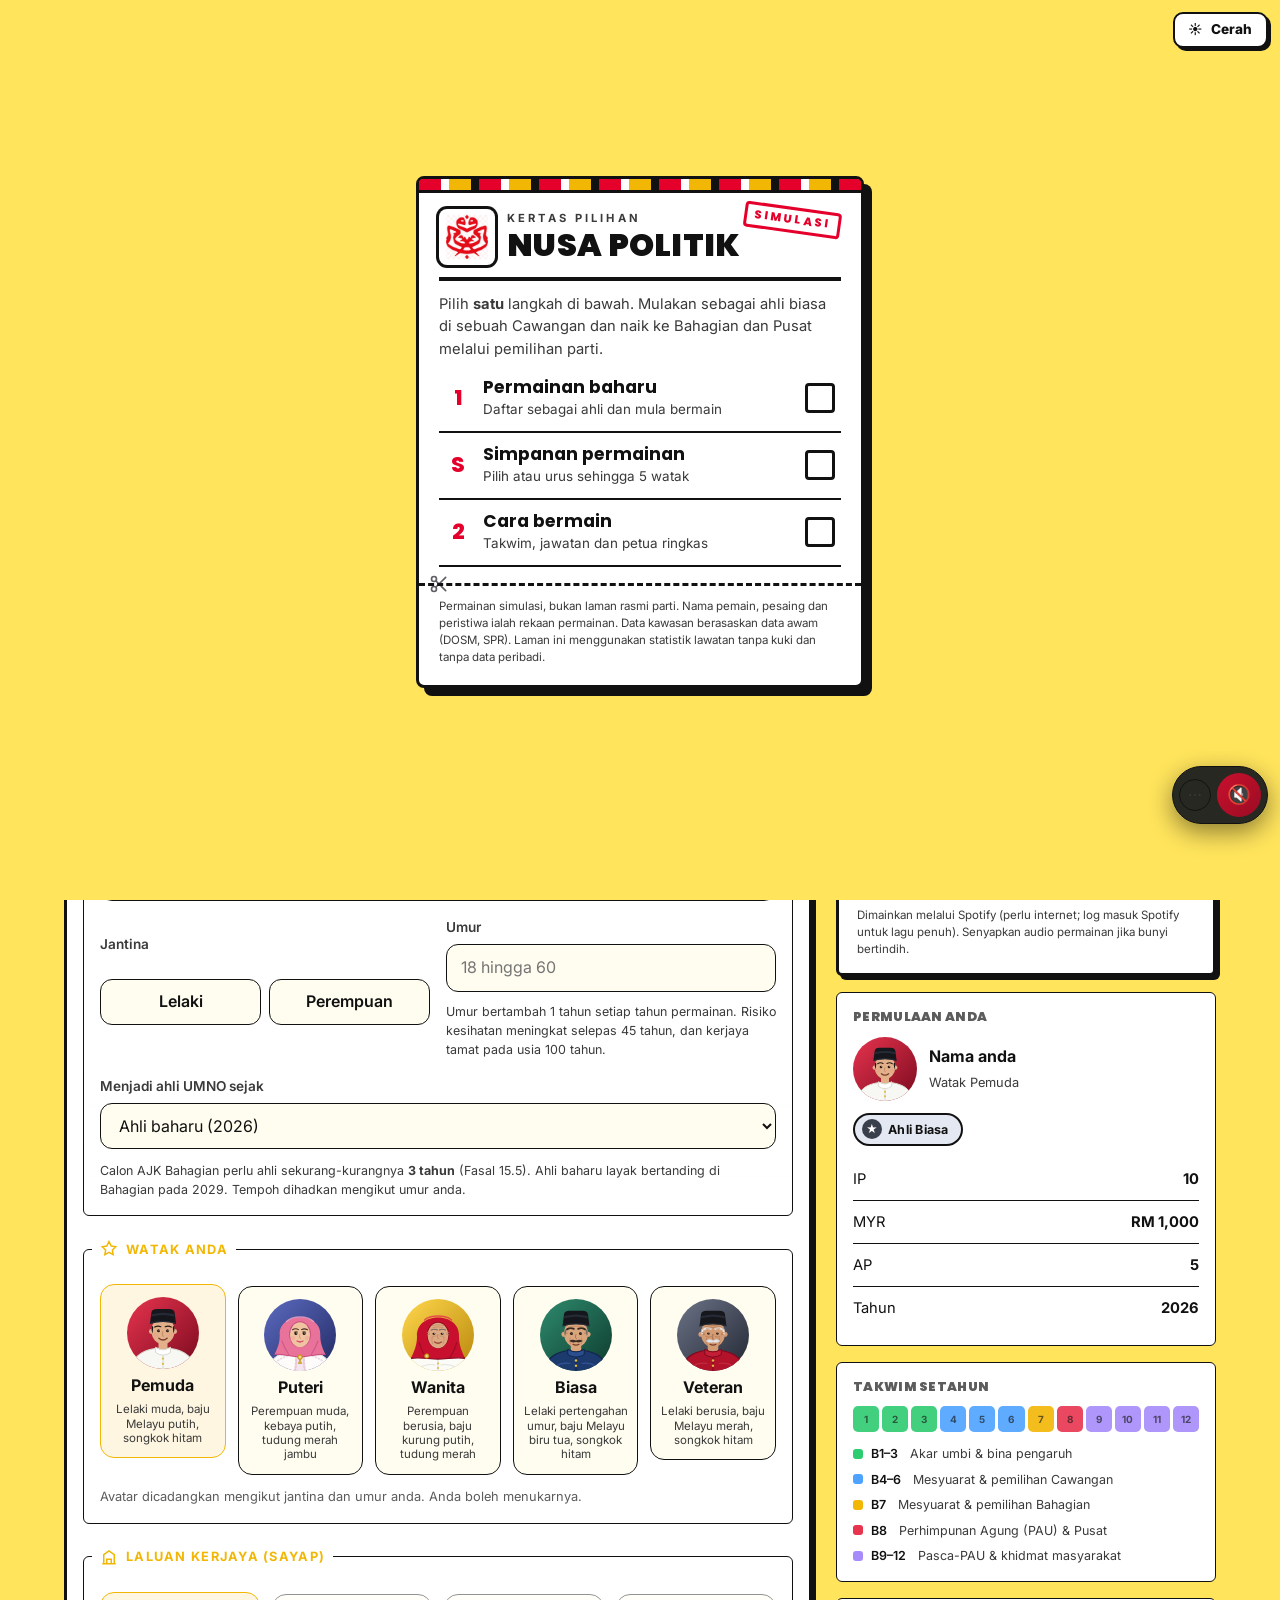
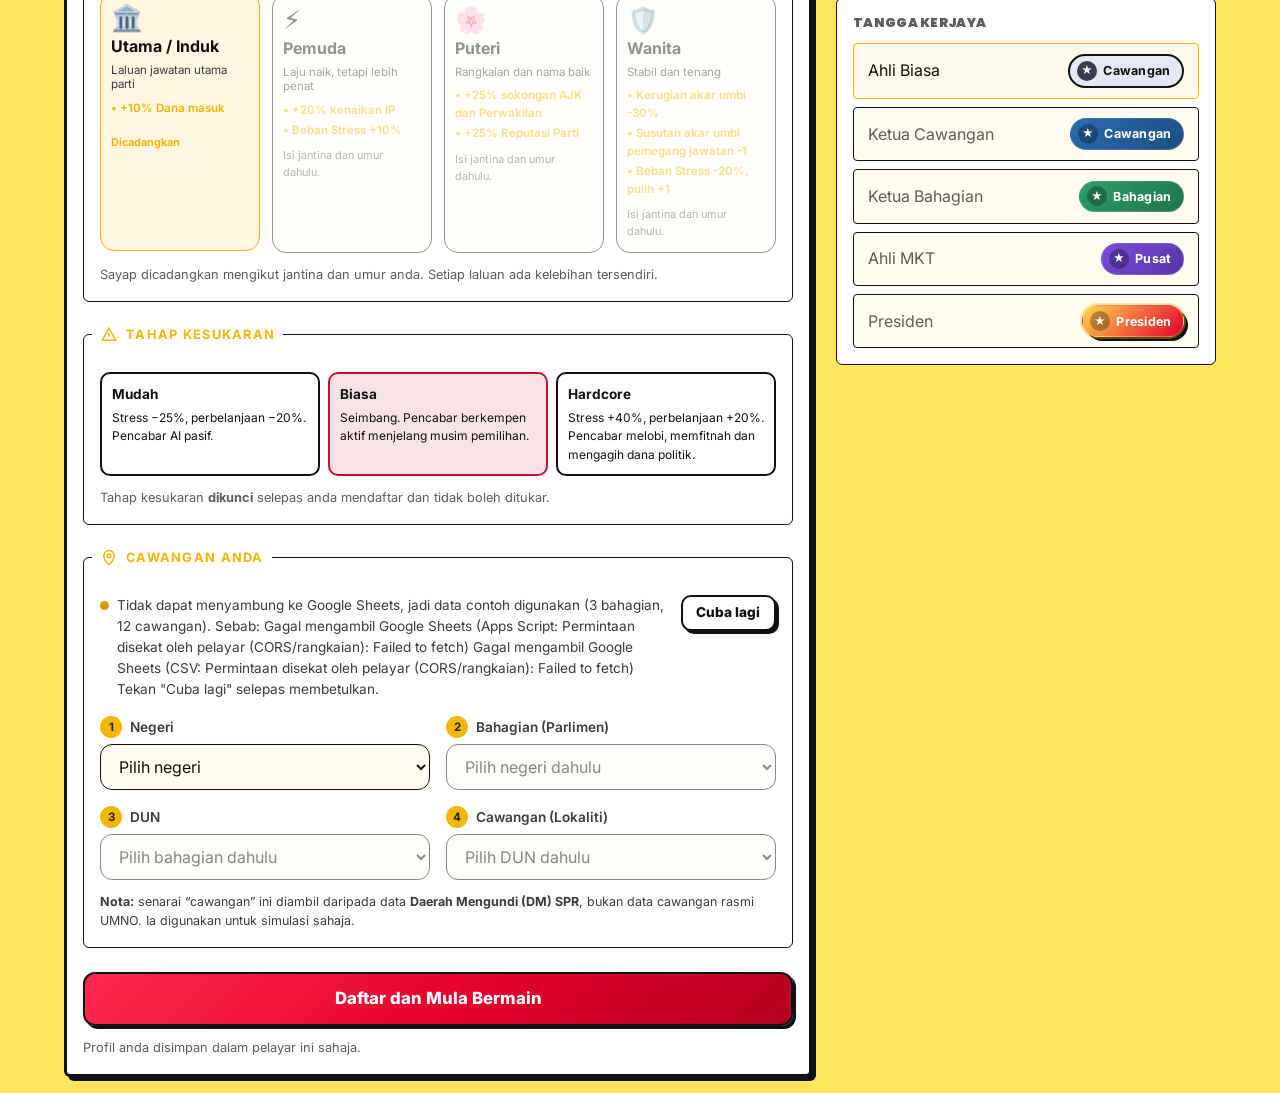
<file: dashboard.html>
<!DOCTYPE html>
<html lang="ms">
<head>
  <meta charset="UTF-8">
  <meta name="viewport" content="width=device-width, initial-scale=1, viewport-fit=cover">
  <meta name="theme-color" content="#0E0F13">
  <title>Dashboard | Nusa Politik</title>
  <link rel="icon" type="image/svg+xml" href="assets/images/favicon.svg">
  <link rel="icon" type="image/png" sizes="32x32" href="assets/images/favicon-32.png">
  <link rel="apple-touch-icon" href="assets/images/apple-touch-icon.png">
  <link rel="manifest" href="manifest.webmanifest">
  <meta name="description" content="Dashboard permainan Nusa Politik. Urus pengaruh, dana, peta, pemilihan dan mesyuarat.">
  <link rel="stylesheet" href="css/style.css">
  <link rel="stylesheet" href="css/rival.css">
  <link rel="stylesheet" href="css/map.css">
  <link rel="stylesheet" href="css/responsive.css">
  <link rel="stylesheet" href="css/tema.css">
  <link rel="stylesheet" href="css/paparan.css">
  <script src="js/tema.js"></script>
  <style>
    /* Gaya khusus dashboard sahaja. Token warna datang daripada css/style.css. */
    .brand__img { width: 34px; height: 34px; border-radius: 10px; object-fit: contain; background: rgba(255,255,255,.06); }
    .avatar { width: 84px; height: 84px; padding: 0; overflow: hidden; }
    .avatar svg { width: 100%; height: 100%; display: block; }
    .acara-tunggu { display: flex; align-items: center; justify-content: space-between; gap: var(--space-2); flex-wrap: wrap; padding: 10px 14px; border: 1px solid var(--gold-dark, #b8892b); border-radius: 10px; background: rgba(184,137,43,.12); }
    .acara-tunggu[hidden] { display: none; }
    .acara__ikon { font-size: 2.2rem; line-height: 1; margin: 0 0 6px; }
    .acara__pil { list-style: none; margin: 12px 0 0; padding: 0; display: grid; gap: 8px; }
    .modal__body .acara__pil { padding-left: 0; }
    .modal__footer[hidden] { display: none !important; }
    .acara__pil li { margin: 0; }
    .acara__opsi { display: block; width: 100%; text-align: left; font: inherit; font-size: .88rem; color: inherit; background: transparent; cursor: pointer; border: 1px solid rgba(128,128,128,.35); border-radius: 8px; padding: 10px 12px; transition: border-color .15s, background .15s, transform .05s; }
    .acara__opsi:hover, .acara__opsi:focus-visible { border-color: #f5b800; background: rgba(245,184,0,.10); outline: none; }
    .acara__opsi:active { transform: scale(.99); }
    .acara__opsi.is-utama { border-color: rgba(245,184,0,.6); }
    .acara__opsi.is-off { opacity: .55; cursor: not-allowed; }
    .acara__opsi.is-off:hover { border-color: rgba(128,128,128,.35); background: transparent; }
    .acara__pil small { display: block; opacity: .8; }
    .acara__kesan { font-weight: 700; }
    .acara__tag { display: inline-block; margin: 0 0 8px; padding: 3px 10px; border-radius: 999px; font-size: .72rem; font-weight: 800; letter-spacing: .04em; text-transform: uppercase; color: #fff; background: #b3122a; }
    .ring { display: grid; gap: 10px; }
    .ring h3 { margin: 6px 0 2px; font-size: .95rem; }
    .ring__usul { list-style: none; margin: 0; padding: 0; display: grid; gap: 6px; }
    .ring__usul li { border: 1px solid rgba(128,128,128,.35); border-radius: 8px; padding: 6px 10px; font-size: .86rem; }
    .ring__usul small { display: block; opacity: .8; }
    .ring__tag { display: inline-block; font-weight: 700; font-size: .72rem; padding: 1px 8px; border-radius: 999px; margin-right: 6px; }
    .ring__tag--ya { background: rgba(47,158,107,.2); color: #2F9E6B; }
    .ring__tag--tidak { background: rgba(200,60,60,.18); color: #D65A5A; }
    .ring__sumber { display: grid; grid-template-columns: repeat(4, 1fr); gap: 6px; }
    .ring__sumber div { border: 1px solid rgba(128,128,128,.35); border-radius: 8px; padding: 6px 8px; text-align: center; font-size: .78rem; }
    .ring__sumber b { display: block; font-size: 1.05rem; }
    .ring__naik { color: #2F9E6B; } .ring__turun { color: #D65A5A; }
    .ring__langkah { margin: 0; padding-left: 18px; font-size: .86rem; }
    .perw { display: grid; gap: 6px; }
    @media (max-width: 480px) { .ring__sumber { grid-template-columns: repeat(2, 1fr); } }
    .takwim { display: grid; gap: var(--space-2); }
    .takwim__head { display: flex; justify-content: space-between; align-items: baseline; gap: var(--space-3); flex-wrap: wrap; }
    .takwim__head b { color: var(--white); font-size: 1rem; }
    .takwim__head span { font-size: .85rem; color: var(--text-muted); }
    .takwim__strip { list-style: none; margin: 0; padding: 0; display: grid; grid-template-columns: repeat(12, 1fr); gap: 4px; }
    @media (max-width: 560px) { .takwim__strip { grid-template-columns: repeat(6, 1fr); } }
    .takwim__strip li { --tc: var(--bg-elev-3); display: grid; justify-items: center; gap: 1px; padding: 6px 0 5px; border-radius: 8px;
      border: 1px solid var(--border-soft); background: var(--bg-elev-2); border-bottom: 3px solid var(--tc); font-size: .68rem; color: var(--text-dim); }
    .takwim__strip li b { font-size: .95rem; color: var(--text-muted); }
    .takwim__strip li.f-akar_umbi { --tc: #2ECC71; } .takwim__strip li.f-cawangan { --tc: #4DA3FF; }
    .takwim__strip li.f-bahagian { --tc: #F2B705; } .takwim__strip li.f-pau { --tc: #E8344F; } .takwim__strip li.f-pasca_pau { --tc: #A78BFA; }
    .takwim__strip li.is-lepas { opacity: .5; }
    .takwim__strip li.is-semasa { opacity: 1; border-color: var(--gold); background: rgba(242,183,5,.14); box-shadow: 0 0 0 1px var(--gold); }
    .takwim__strip li.is-semasa b { color: var(--gold); }
    .takwim__legend { list-style: none; margin: 0; padding: 0; display: flex; flex-wrap: wrap; gap: 4px 14px; font-size: .72rem; color: var(--text-dim); }
    .takwim__legend i { display: inline-block; width: 10px; height: 10px; border-radius: 3px; margin-right: 5px; vertical-align: -1px; }
    .c-akar_umbi { background: #2ECC71; } .c-cawangan { background: #4DA3FF; } .c-bahagian { background: #F2B705; } .c-pau { background: #E8344F; } .c-pasca_pau { background: #A78BFA; }
    .meter-bar { display: grid; grid-template-columns: repeat(2, 1fr); gap: var(--space-3); margin: 0 0 var(--space-4); }
    .meter { padding: 10px 12px; border: 1px solid var(--border); border-radius: var(--radius); background: var(--bg-elev-2); }
    .meter__head { display: flex; flex-wrap: wrap; justify-content: space-between; gap: 2px 8px; font-size: .75rem; text-transform: uppercase; letter-spacing: .06em; color: var(--text-dim); }
    .meter__head b { color: var(--text); letter-spacing: 0; text-transform: none; }
    .meter__track { height: 8px; margin: 6px 0 4px; border-radius: 99px; background: var(--bg-elev-3); overflow: hidden; }
    .meter__track i { display: block; height: 100%; width: 0; border-radius: 99px; background: var(--success); transition: width .4s; }
    .meter__track i.is-sederhana { background: var(--warning); } .meter__track i.is-tinggi { background: #FF8A3D; } .meter__track i.is-kritikal { background: var(--danger); }
    .meter small { display: block; font-size: .72rem; color: var(--text-muted); }
    #p-jawatan-lain { display: inline-flex; flex-wrap: wrap; gap: 4px; }
    .org-tabs { display: flex; gap: 6px; flex-wrap: wrap; margin-bottom: 12px; }
    .org-tab { padding: .3rem .8rem; border-radius: 999px; border: 1px solid var(--border, rgba(160,170,200,.35)); background: transparent; color: inherit; font-weight: 700; font-size: .8rem; cursor: pointer; }
    .org-tab[aria-selected="true"] { background: rgba(212,175,55,.18); border-color: rgba(212,175,55,.7); }
    .org-peringkat { margin: 0 0 14px; }
    .org-peringkat h3 { margin: 0 0 6px; font-size: .9rem; }
    .org-baris { display: flex; justify-content: space-between; gap: 10px; padding: 4px 0; border-bottom: 1px dashed rgba(160,170,200,.2); font-size: .84rem; }
    .org-baris span:first-child { opacity: .75; }
    .org-baris.is-anda { color: #D4AF37; font-weight: 800; }
    .org-ajk { margin-top: 6px; font-size: .8rem; opacity: .85; }
    .org-ajk summary { cursor: pointer; font-weight: 700; }
    .org-isu { margin: 0 0 12px; padding-left: 18px; font-size: .84rem; }
    .badge-sayap { display: inline-flex; align-items: center; gap: 6px; padding: .2rem .7rem; border-radius: 999px; font-size: .74rem; font-weight: 800; letter-spacing: .02em; border: 1px solid transparent; cursor: help; }
    .badge-sayap[hidden] { display: none !important; }
    .badge-sayap--utama { color: #E9EDF5; background: rgba(120,130,160,.22); border-color: rgba(160,170,200,.45); }
    .badge-sayap--pemuda { color: #FFE9A8; background: rgba(242,183,5,.16); border-color: rgba(242,183,5,.6); }
    .badge-sayap--puteri { color: #FFC8DC; background: rgba(236,90,150,.16); border-color: rgba(236,90,150,.6); }
    .badge-sayap--wanita { color: #C9F1E0; background: rgba(40,170,120,.16); border-color: rgba(40,170,120,.6); }
    .badge-office[hidden], #p-jawatan-lain[hidden] { display: none !important; }   /* v5.5: lencana kosong tidak dipaparkan */
    .dash-profile { display: grid; gap: var(--space-4); }
    .dash-profile__top { display: flex; gap: var(--space-4); align-items: center; flex-wrap: wrap; }
    .dash-profile__info { min-width: 0; flex: 1 1 240px; }
    .dash-loc { display: flex; flex-wrap: wrap; gap: 6px; margin: var(--space-2) 0 0; padding: 0; list-style: none; }
    .dash-loc li { font-size: .78rem; color: var(--text-muted); background: var(--bg-elev-2); border: 1px solid var(--border-soft); border-radius: 999px; padding: .2rem .65rem; }
    .dash-loc b { color: var(--text-dim); font-weight: 600; margin-right: 4px; }
    .year-pill { display: inline-flex; align-items: center; gap: 8px; padding: .45rem .9rem; border-radius: 999px; font-weight: 800; font-size: .85rem; letter-spacing: .03em; background: var(--bg-elev-3); border: 1px solid var(--border); color: var(--text); }
    .year-pill[data-fasa="pemilihan"] { background: linear-gradient(135deg, var(--red), var(--red-dark)); border-color: transparent; color: #fff; box-shadow: var(--shadow-red); }
    .year-pill[data-fasa="pentadbiran"] { background: linear-gradient(135deg, var(--gold-light), var(--gold-dark)); border-color: transparent; color: #2B2100; }
    .res-bar { display: grid; grid-template-columns: repeat(2, 1fr); gap: var(--space-3); }
    @media (min-width: 720px) { .res-bar { grid-template-columns: repeat(4, 1fr); } }
    .res-bar .stat__value { font-size: 1.5rem; }
    .dash-time { display: flex; flex-wrap: wrap; gap: var(--space-2); align-items: center; }
    .dash-time .grow { flex: 1 1 200px; font-size: .85rem; color: var(--text-muted); }
    .tabs { display: flex; gap: var(--space-2); overflow-x: auto; padding: var(--space-1); background: var(--bg-elev-1); border: 1px solid var(--border-soft); border-radius: var(--radius); margin: var(--space-4) 0; scrollbar-width: none; }
    .tabs::-webkit-scrollbar { display: none; }
    .tab { flex: 1 0 auto; min-height: 46px; padding: .55rem 1rem; border: 0; border-radius: 10px; background: transparent; color: var(--text-muted); font: 600 .92rem var(--font-body); cursor: pointer; white-space: nowrap; transition: background .2s, color .2s; }
    .tab:hover { color: var(--text); }
    .tab[aria-selected="true"] { background: linear-gradient(135deg, var(--red), var(--red-dark)); color: #fff; box-shadow: var(--shadow-red); }
    .tab:focus-visible, .bottom-nav button:focus-visible { outline: 2px solid var(--gold); outline-offset: 2px; }
    .tab[hidden], .bottom-nav button[hidden] { display: none !important; }
    .tab--khas:not([aria-selected="true"]) { color: var(--red); box-shadow: inset 0 0 0 2px var(--red); }
    .nav--khas { color: var(--red) !important; font-weight: 700; }
    .tab .dot { display: inline-block; width: 8px; height: 8px; border-radius: 50%; background: var(--gold); margin-left: 6px; vertical-align: middle; }
    .bottom-nav button { display: flex; flex-direction: column; align-items: center; justify-content: center; gap: 2px; background: none; border: 0; font: inherit; font-size: .68rem; color: var(--text-dim); cursor: pointer; }
    .bottom-nav button .icon { font-size: 1.3rem; line-height: 1; }
    .bottom-nav button.is-active { color: var(--gold); }
    .panel[hidden] { display: none; }
    .panel > .card + .card { margin-top: var(--space-4); }
    .sub-title { margin: 0 0 var(--space-2); font-size: .8rem; text-transform: uppercase; letter-spacing: .1em; color: var(--text-dim); }
    .note { margin: 0 0 var(--space-3); font-size: .88rem; color: var(--text-muted); }
    .banner { padding: var(--space-3) var(--space-4); border-radius: var(--radius); border: 1px solid var(--border); background: var(--bg-elev-2); margin-bottom: var(--space-4); font-size: .9rem; }
    .banner--warn { border-color: rgba(255, 77, 94, .5); background: rgba(255, 77, 94, .08); }
    .dash-loc li.is-risiko { border-color: rgba(229, 48, 63, .6); color: #FFD9DD; }
    .legasi { max-width: 640px; margin: var(--space-6) auto; padding: var(--space-5); }
    .legasi__sub { margin: var(--space-4) 0 var(--space-2); font-size: .8rem; text-transform: uppercase; letter-spacing: .1em; color: var(--text-dim); }
    .legasi__gelar { list-style: none; margin: 0; padding: 0; display: grid; gap: 8px; }
    .legasi__gelar li { display: flex; gap: 12px; align-items: center; padding: 10px 12px; border: 1px solid var(--border); border-radius: var(--radius); background: var(--bg-elev-2); }
    .legasi__gelar li > span { font-size: 1.5rem; }
    .legasi__gelar b { display: block; color: var(--gold); }
    .legasi__gelar small { color: var(--text-muted); }
    .legasi__kepala { text-align: center; margin-bottom: var(--space-4); }
    .legasi__kepala h1 { margin: 4px 0; font-size: 1.7rem; }
    .legasi__kecil { margin: 0; font-size: .75rem; letter-spacing: .12em; text-transform: uppercase; color: var(--text-dim); }
    .legasi__gelaran { margin: 0; color: var(--gold); font-weight: 600; }
    .legasi__mesej { text-align: center; font-size: 1rem; line-height: 1.6; margin: 0 0 var(--space-4); }
    .legasi__butang { display: flex; flex-wrap: wrap; gap: 10px; justify-content: center; margin-top: var(--space-5); }
    .legasi__nota { margin: var(--space-4) 0 0; text-align: center; font-size: .75rem; color: var(--text-dim); }
    .banner--gantung { border: 2px solid #E5303F; background: rgba(229, 48, 63, .16); color: #FFD9DD; }
    .banner--gantung strong { color: #fff; }
    .badge-office--gantung { --badge-c1: #E5303F; --badge-c2: #8F1420; --badge-fg: #fff; }
    .banner--gold { border-color: rgba(242, 183, 5, .5); background: rgba(242, 183, 5, .07); }
    .banner strong { display: block; color: var(--white); margin-bottom: 2px; }
    .choice:disabled { opacity: .5; cursor: not-allowed; transform: none; }
    .choice:disabled:hover { border-color: var(--border); background: var(--bg-elev-2); }
    .item { display: grid; gap: var(--space-2); padding: var(--space-3) var(--space-4); border: 1px solid var(--border); border-radius: var(--radius); background: var(--bg-elev-2); }
    .item + .item { margin-top: var(--space-3); }
    .item__head { display: flex; justify-content: space-between; align-items: flex-start; gap: var(--space-3); flex-wrap: wrap; }
    .item__title { font-weight: 700; color: var(--white); }
    .item__desc { font-size: .85rem; color: var(--text-muted); margin: 0; }
    .item__row { display: flex; flex-wrap: wrap; gap: var(--space-2); align-items: center; }
    .item select { min-height: 40px; background: var(--bg-elev-1); color: var(--text); border: 1px solid var(--border); border-radius: 8px; padding: .3rem .6rem; font: inherit; max-width: 100%; }
    .roles { display: flex; flex-wrap: wrap; gap: 6px; }
    .result { font-size: .85rem; padding: .5rem .75rem; border-radius: 8px; background: var(--bg-elev-1); border-left: 3px solid var(--gold); color: var(--text-muted); }
    .result.is-good { border-left-color: var(--success); }
    .result.is-bad { border-left-color: var(--danger); }
    .status-chip { font-size: .72rem; font-weight: 700; padding: .15rem .6rem; border-radius: 999px; background: var(--bg-elev-3); color: var(--text-muted); border: 1px solid var(--border); white-space: nowrap; }
    .status-chip.is-open { color: #2B2100; background: var(--gold); border-color: transparent; }
    .status-chip.is-done { color: #fff; background: #1F7550; border-color: transparent; }
    .status-chip.is-lock { color: var(--text-dim); }
    .loy { display: grid; gap: var(--space-3); }
    .loy__row .progress-wrap { margin: 0; }
    .loy__label { display: flex; justify-content: space-between; font-size: .8rem; color: var(--text-muted); margin-bottom: 4px; }
    .loy__label b { color: var(--white); }
    .side-stack { display: grid; gap: var(--space-4); }
    .empty { color: var(--text-muted); font-size: .9rem; margin: 0; }
    .loading { padding: var(--space-6) var(--space-4); text-align: center; color: var(--text-muted); }
    /* v7.16: tetingkap Menu */
    .menu-grid { display: grid; grid-template-columns: 1fr 1fr; gap: var(--space-2); margin-bottom: var(--space-3); }
    .menu-grid .btn { justify-content: flex-start; text-align: left; }
    .menu-grid .tema-teks { display: inline !important; }
    .menu-grid #btn-tema::before { content: 'Rupa: '; font-weight: 700; }
    .menu-sub { margin: var(--space-3) 0 var(--space-2); font-size: .95rem; }
    .menu-slot { display: grid; gap: var(--space-2); }
    .menu-baris { display: flex; align-items: center; gap: var(--space-2); padding: 8px 10px; border: 2px solid var(--border, #2E333F); border-radius: 10px; }
    .menu-baris.is-aktif { border-color: var(--gold, #F2B705); }
    .menu-baris__teks { flex: 1; min-width: 0; font-size: .85rem; line-height: 1.35; }
    .menu-baris__teks b { display: block; }
    .menu-baris__teks small { color: var(--text-muted); }
    .menu-kaki { margin-top: var(--space-3); display: flex; justify-content: flex-end; }
    @media (max-width: 380px) { .menu-grid { grid-template-columns: 1fr; } }
    .modal__body p { margin: 0 0 var(--space-3); color: var(--text-muted); }
    .modal__body ul { margin: 0 0 var(--space-3); padding-left: 1.2rem; color: var(--text-muted); }
    .modal__body li { margin-bottom: 4px; }
    .kv { display: flex; justify-content: space-between; gap: var(--space-3); font-size: .9rem; padding: .35rem 0; border-bottom: 1px dashed var(--border-soft); }
    .kv:last-child { border-bottom: 0; }
    .kv b { color: var(--white); }
    noscript .banner { margin: var(--space-4); }
    /* Peta berada dalam lajur sempit: susun panel butiran di bawah peta, bukan di sisi */
    #peta-host .mpm-body { grid-template-columns: minmax(0, 1fr) !important; }
    #peta-host .mpm-panel { position: static !important; }
    #r-tahun { white-space: normal; overflow-wrap: anywhere; line-height: 1.2; }
  </style>
</head>
<body class="has-bottom-nav">
  <a class="sr-only" href="#kandungan">Langkau ke kandungan</a>

  <header class="app-header">
    <a class="brand" href="dashboard.html" aria-label="Nusa Politik">
      <img class="brand__img" src="assets/images/logo.png" alt="" width="34" height="34"
           onerror="this.onerror=null;this.src='assets/images/logo-placeholder.svg'">
      <span>Nusa Politik <span class="brand__sub">UMNO</span></span>
    </a>
    <div class="header-actions">
      <button type="button" class="btn btn--ghost btn--sm" id="btn-menu" title="Menu: rupa, struktur, perlembagaan, simpanan &amp; tukar watak" aria-label="Menu" aria-haspopup="dialog">🏠<span class="plb-btn-teks"> Menu</span></button>
      <button type="button" class="btn btn--ghost btn--sm lagu-btn" id="btn-lagu" aria-expanded="false" aria-controls="kad-lagu"><svg viewBox="0 0 24 24" fill="currentColor" aria-hidden="true"><path d="M9 18V5l11-2v13M9 18a3 3 0 1 1-6 0 3 3 0 0 1 6 0Zm11-2a3 3 0 1 1-6 0 3 3 0 0 1 6 0Z" fill="none" stroke="currentColor" stroke-width="2" stroke-linecap="round" stroke-linejoin="round"/></svg><span>Lagu</span></button>
      <button type="button" class="btn btn--ghost btn--sm" id="btn-bersara" title="Bersara awal dan lihat rumusan kerjaya">Bersara</button>
      <button type="button" class="btn btn--danger btn--sm" id="btn-reset">Reset</button>
    </div>
  </header>

  <noscript><div class="banner banner--warn"><strong>JavaScript diperlukan</strong>Aktifkan JavaScript untuk bermain Nusa Politik.</div></noscript>

  <section class="card lagu lagu-pop" id="kad-lagu" aria-labelledby="lagu-tajuk" hidden>
          <button type="button" class="lagu__kepala" id="lagu-tog" hidden aria-expanded="false" aria-controls="lagu-badan">
            <span class="lagu__ikon"><svg viewBox="0 0 24 24" fill="currentColor" aria-hidden="true"><path d="M9 18V5l11-2v13M9 18a3 3 0 1 1-6 0 3 3 0 0 1 6 0Zm11-2a3 3 0 1 1-6 0 3 3 0 0 1 6 0Z" fill="none" stroke="currentColor" stroke-width="2" stroke-linecap="round" stroke-linejoin="round"/></svg></span>
            <span class="lagu__tajuk" id="lagu-tajuk">Lagu Rasmi &amp; Pemain Audio<small>Dengar lagu tema sambil bermain</small></span>
            <span class="lagu__tog" aria-hidden="true">&#9662;</span>
          </button>
          <div class="lagu__badan" id="lagu-badan" data-spotify="6DXCRlgStdHtqYWOxHRWSH" hidden></div>
          <p class="lagu__nota">Dimainkan melalui Spotify (perlu internet; log masuk Spotify untuk lagu penuh). Senyapkan audio permainan jika bunyi bertindih.</p>
        </section>
  <section class="container"><div class="card legasi" id="legasi" aria-live="polite" hidden></div></section>

  <main class="container page" id="kandungan" hidden>

    <div class="banner banner--gantung" id="p-gantung" role="alert" hidden></div>

    <!-- 1. Profil pemain + Bar Sumber + Kawalan Masa -->
    <section class="card dash-profile" aria-label="Profil pemain">
      <div class="dash-profile__top">
        <div class="avatar" id="p-avatar" role="img" aria-label="Avatar pemain">?</div>
        <div class="dash-profile__info">
          <h1 class="profile-card__name" id="p-nama">Pemain</h1>
          <div class="row" style="gap:8px;align-items:center;flex-wrap:wrap">
            <span class="badge-office badge-office--ahli" id="p-jawatan">Ahli Biasa</span>
            <span class="badge-office badge-office--bahagian" id="p-perwakilan" hidden></span>
            <span id="p-jawatan-lain" hidden></span>
            <span class="year-pill" id="p-tahun" data-fasa="">2026</span>
          </div>
          <div class="row" style="gap:8px;align-items:center;flex-wrap:wrap;margin-top:6px"><span class="badge-sayap" id="p-sayap" tabindex="0" hidden></span></div>
          <ul class="dash-loc" aria-label="Lokasi">
            <li><b>Negeri</b><span id="p-negeri">–</span></li>
            <li><b>Bahagian</b><span id="p-bahagian">–</span></li>
            <li id="p-dun-li"><b>DUN</b><span id="p-dun">–</span></li>
            <li><b>Cawangan</b><span id="p-cawangan">–</span></li>
            <li><b>Umur</b><span id="p-umur">–</span></li>
          </ul>
        </div>
      </div>

      <div class="res-bar" role="group" aria-label="Sumber">
        <div class="stat"><div class="stat__label">Pengaruh (IP)</div><div class="stat__value stat__value--gold" id="r-ip">0</div></div>
        <div class="stat"><div class="stat__label">Dana (MYR)</div><div class="stat__value" id="r-myr">0</div></div>
        <div class="stat"><div class="stat__label">Mata Tindakan (AP)</div><div class="stat__value stat__value--red" id="r-ap">0</div></div>
        <div class="stat"><div class="stat__label">Status Tahun</div><div class="stat__value" id="r-tahun" style="font-size:1.1rem">2026</div><div class="stat__label" id="r-tahun-sub" style="margin-top:2px;text-transform:none;letter-spacing:0"></div></div>
      </div>

      <div class="meter-bar" id="meter-bar" aria-label="Stress dan Kesihatan">
        <div class="meter"><div class="meter__head"><span>Stress</span><b id="m-stress-teks">0</b></div><div class="meter__track"><i id="m-stress"></i></div><small id="m-stress-info"></small></div>
        <div class="meter"><div class="meter__head"><span>Kesihatan</span><b id="m-kes-teks">100</b></div><div class="meter__track"><i id="m-kes"></i></div><small id="m-kes-info"></small></div>
      </div>

      <div class="acara-tunggu" id="acara-tunggu" hidden><span>📜 Satu acara menunggu keputusan anda.</span><button type="button" class="btn btn--gold" data-act="acara-buka">Buka Acara</button></div>

      <div class="takwim" aria-label="Takwim bulanan">
        <div class="takwim__head"><b id="tk-judul"></b><span id="tk-fasa"></span></div>
        <ol class="takwim__strip" id="tk-strip"></ol>
        <ul class="takwim__legend" aria-hidden="true">
          <li><i class="c-akar_umbi"></i>Bulan 1-3 Akar umbi</li>
          <li><i class="c-cawangan"></i>Bulan 4-6 Cawangan &amp; Sayap</li>
          <li><i class="c-bahagian"></i>Bulan 7 Bahagian &amp; Sayap</li>
          <li><i class="c-pau"></i>Bulan 8 PAU &amp; Pusat</li>
          <li><i class="c-pasca_pau"></i>Bulan 9-12 Pasca-PAU</li>
        </ul>
      </div>

      <div class="dash-time">
        <div class="grow" id="t-info" aria-live="polite"></div>
        <button type="button" class="btn btn--gold" id="btn-tahun">Teruskan ke Bulan Seterusnya &rarr;</button>
      </div>
    </section>

    <!-- 2. Tab navigasi utama -->
    <div class="tabs" role="tablist" aria-label="Menu utama">
      <button class="tab" role="tab" id="tab-peta" data-tab="peta" aria-controls="panel-peta" aria-selected="true">🗺️ Peta Pengaruh</button>
      <button class="tab" role="tab" id="tab-tindakan" data-tab="tindakan" aria-controls="panel-tindakan" aria-selected="false" tabindex="-1">⚡ Tindakan Pemain</button>
      <button class="tab" role="tab" id="tab-pemilihan" data-tab="pemilihan" aria-controls="panel-pemilihan" aria-selected="false" tabindex="-1">🗳️ Pemilihan &amp; Kempen</button>
      <button class="tab" role="tab" id="tab-mesyuarat" data-tab="mesyuarat" aria-controls="panel-mesyuarat" aria-selected="false" tabindex="-1">📜 Mesyuarat &amp; Usul</button>
      <button class="tab" role="tab" id="tab-dewan" data-tab="dewan" aria-controls="panel-dewan" aria-selected="false" tabindex="-1" hidden>🏛️ Dewan Rakyat</button>
      <button class="tab tab--khas" role="tab" id="tab-pilihanraya" data-tab="pilihanraya" aria-controls="panel-pilihanraya" aria-selected="false" tabindex="-1" hidden>📣 Pilihan Raya<span class="dot" title="Musim pilihan raya"></span></button>
    </div>

    <div class="dashboard-layout">
      <div class="dashboard-layout__main">
        <section class="panel" id="panel-peta" role="tabpanel" aria-labelledby="tab-peta">
          <div id="peta-host"><div class="loading">Buka tab ini untuk memuatkan peta...</div></div>
        </section>
        <section class="panel" id="panel-tindakan" role="tabpanel" aria-labelledby="tab-tindakan" hidden></section>
        <section class="panel" id="panel-pemilihan" role="tabpanel" aria-labelledby="tab-pemilihan" hidden></section>
        <section class="panel" id="panel-mesyuarat" role="tabpanel" aria-labelledby="tab-mesyuarat" hidden></section>
        <section class="panel" id="panel-dewan" role="tabpanel" aria-labelledby="tab-dewan" hidden></section>
        <section class="panel" id="panel-pilihanraya" role="tabpanel" aria-labelledby="tab-pilihanraya" hidden></section>
      </div>

      <aside class="dashboard-layout__side side-stack" aria-label="Status pemain">
        <section class="card stats-panel">
          <h2 class="stats-panel__title">Sokongan &amp; Reputasi</h2>
          <div class="loy" id="s-kesetiaan"></div>
        </section>
        <section class="card stats-panel">
          <h2 class="stats-panel__title">Isu Tempatan</h2>
          <div id="s-isu"></div>
        </section>
        <section class="card stats-panel pp-kad" id="pp-kerusi" aria-label="Kerusi Parlimen dan DUN"></section>
        <section class="card stats-panel pp-kad" id="pp-sentimen" aria-label="Sentimen pengundi"></section>
        <section class="card stats-panel">
          <h2 class="stats-panel__title">Log Peristiwa</h2>
          <div class="event-log" id="s-log"></div>
        </section>
      </aside>
    </div>
  </main>

  <nav class="bottom-nav" aria-label="Navigasi bawah" id="bottom-nav">
    <button type="button" data-tab="peta"><span class="icon" aria-hidden="true">🗺️</span>Peta</button>
    <button type="button" data-tab="tindakan"><span class="icon" aria-hidden="true">⚡</span>Tindakan</button>
    <button type="button" data-tab="pemilihan"><span class="icon" aria-hidden="true">🗳️</span>Pemilihan</button>
    <button type="button" data-tab="mesyuarat"><span class="icon" aria-hidden="true">📜</span>Mesyuarat</button>
    <button type="button" data-tab="dewan" id="nav-dewan" hidden><span class="icon" aria-hidden="true">🏛️</span>Dewan</button>
    <button type="button" data-tab="pilihanraya" id="nav-pilihanraya" class="nav--khas" hidden><span class="icon" aria-hidden="true">📣</span>Pilihan Raya</button>
  </nav>

  <!-- v7.16: Tetingkap Menu (rupa, struktur, perlembagaan, simpan, tukar watak) -->
  <div class="modal-overlay" id="menu-win" aria-hidden="true">
    <div class="modal modal--gold" role="dialog" aria-modal="true" aria-labelledby="menu-tajuk">
      <div class="modal__header">
        <h2 class="modal__title" id="menu-tajuk">Menu</h2>
        <button type="button" class="modal__close" id="menu-tutup" aria-label="Tutup">&times;</button>
      </div>
      <div class="modal__body">
        <div class="menu-grid">
          <button type="button" class="btn btn--ghost" id="btn-tema" title="Tukar rupa paparan">🎨 Rupa / Kecerahan</button>
          <button type="button" class="btn btn--ghost" id="btn-struktur" title="Struktur organisasi Induk dan Sayap">🏛️ Struktur</button>
          <button type="button" class="btn btn--ghost" data-perlembagaan title="Perlembagaan Parti" aria-label="Perlembagaan Parti">📜 Perlembagaan</button>
          <button type="button" class="btn btn--ghost" id="btn-simpan">💾 Simpan</button>
        </div>
        <h3 class="menu-sub">Simpanan Permainan</h3>
        <div id="menu-slot" class="menu-slot"></div>
        <p id="menu-simpan" class="note" style="margin:6px 0 0"></p>
        <div class="menu-kaki"><button type="button" class="btn btn--primary" id="btn-menu-utama">🏠 Menu Utama</button></div>
      </div>
    </div>
  </div>

  <!-- Modal pengesahan / acara -->
  <div class="modal-overlay" id="modal" aria-hidden="true">
    <div class="modal modal--gold" role="dialog" aria-modal="true" aria-labelledby="modal-tajuk">
      <div class="modal__header">
        <h2 class="modal__title" id="modal-tajuk">Pengesahan</h2>
        <button type="button" class="modal__close" id="modal-tutup" aria-label="Tutup">&times;</button>
      </div>
      <div class="modal__body" id="modal-isi"></div>
      <div class="modal__footer" id="modal-kaki"></div>
    </div>
  </div>

  <div class="toast-stack" id="toasts" role="status" aria-live="polite"></div>

  <!-- Konfigurasi: URL Google Sheets (sama seperti index.html) -->
  <script>
    window.MYPOLITIK_CONFIG = {
      appsScriptUrl: 'https://script.google.com/macros/s/AKfycbzclOJJpv1khUQ5nnRE_hiDmNbL94QbVgdtjWZ70JR3fSpx4tXrV9JPbVZymkokJLeP/exec',                 // sama seperti index.html
      musicUrl: '',
      sheetCsvUrl: 'https://docs.google.com/spreadsheets/d/e/2PACX-1vTlY24kc_-2p4OtffqnoFRcTiQOGvjd2u-o_QuHkSzWVrYCEQbFTY2jJ8JSdBugsqwP0zS1q897ZS75/pub?output=csv',
      indexUrl: 'index.html'
    };
  </script>
  <!-- Susunan penting: data > save > modul tindakan > pemilihan > mesyuarat > peta > pengawal -->
  <script src="js/data.js"></script>
  <script src="js/sayap.js"></script>
  <script src="js/blok.js"></script>
  <script src="js/misi.js"></script>
  <script src="js/save.js"></script>
  <script src="js/infra.js"></script>
  <script src="js/calendar.js"></script>
  <script src="js/avatar.js"></script>
  <script src="js/audio.js"></script>
  <script src="js/ordinaryMember.js"></script>
  <script src="js/incumbent.js"></script>
  <script src="js/jawatan.js"></script>
  <script src="js/etika.js"></script>
  <script src="js/election.js"></script>
  <script src="js/rival.js"></script>
  <script src="js/negeri.js"></script>
  <script src="js/meeting.js"></script>
  <script src="js/EventDatabase.js"></script>
  <script src="js/events.js"></script>
  <script src="js/geo.js"></script>
  <script src="js/map.js"></script>
  <script src="js/slot.js"></script>
  <script src="js/latihan.js"></script>
  <script src="js/tutorial.js"></script>
  <script src="js/lagu.js"></script>
  <script src="js/watak.js"></script>
  <script src="js/perlembagaan.js"></script>
  <script src="js/organisasi.js"></script>
  <script src="js/stress.js"></script>
  <script src="js/hayat.js"></script>
  <script src="js/pru.js"></script>
  <script src="js/kabinet-data.js"></script>
  <script src="js/kabinet.js"></script>
  <script src="js/prk.js"></script>
  <script src="js/ElectionEngine.js"></script>
  <script src="js/CabinetEngine.js"></script>
  <script src="js/WingEngine.js"></script>
  <script src="js/pru-ui.js"></script>
  <script src="js/dewan.js"></script>
  <script src="js/dun.js"></script>
  <script src="js/dewan-ui.js"></script>
  <script src="js/pwa.js"></script>
  <script src="js/paparan.js"></script>
  <script src="js/app.js"></script>
  <!-- Statistik lawatan tanpa kuki (GoatCounter) -->
  <script data-goatcounter="https://dasuki29.goatcounter.com/count" async src="//gc.zgo.at/count.js"></script>
  <script>
    /* Acara tanpa data peribadi. Selamat jika GoatCounter disekat atau belum dimuatkan. */
    (function () {
      function acara(nama) { try { if (window.goatcounter && window.goatcounter.count) { window.goatcounter.count({ path: 'acara/' + nama, title: nama, event: true }); } } catch (e) { /* abaikan */ } }
      document.addEventListener('click', function (e) {
        var t = e.target.closest ? e.target.closest('[data-menu],[data-perlembagaan],#btn-submit,#btn-tahun') : null;
        if (!t) { return; }
        if (t.hasAttribute('data-menu')) { acara('menu-' + t.getAttribute('data-menu')); }
        else if (t.hasAttribute('data-perlembagaan')) { acara('perlembagaan-buka'); }
        else if (t.id === 'btn-submit') { acara('daftar-hantar'); }
        else if (t.id === 'btn-tahun') { acara('bulan-seterusnya'); }
      });
    })();
  </script>
</body>
</html>
</file>
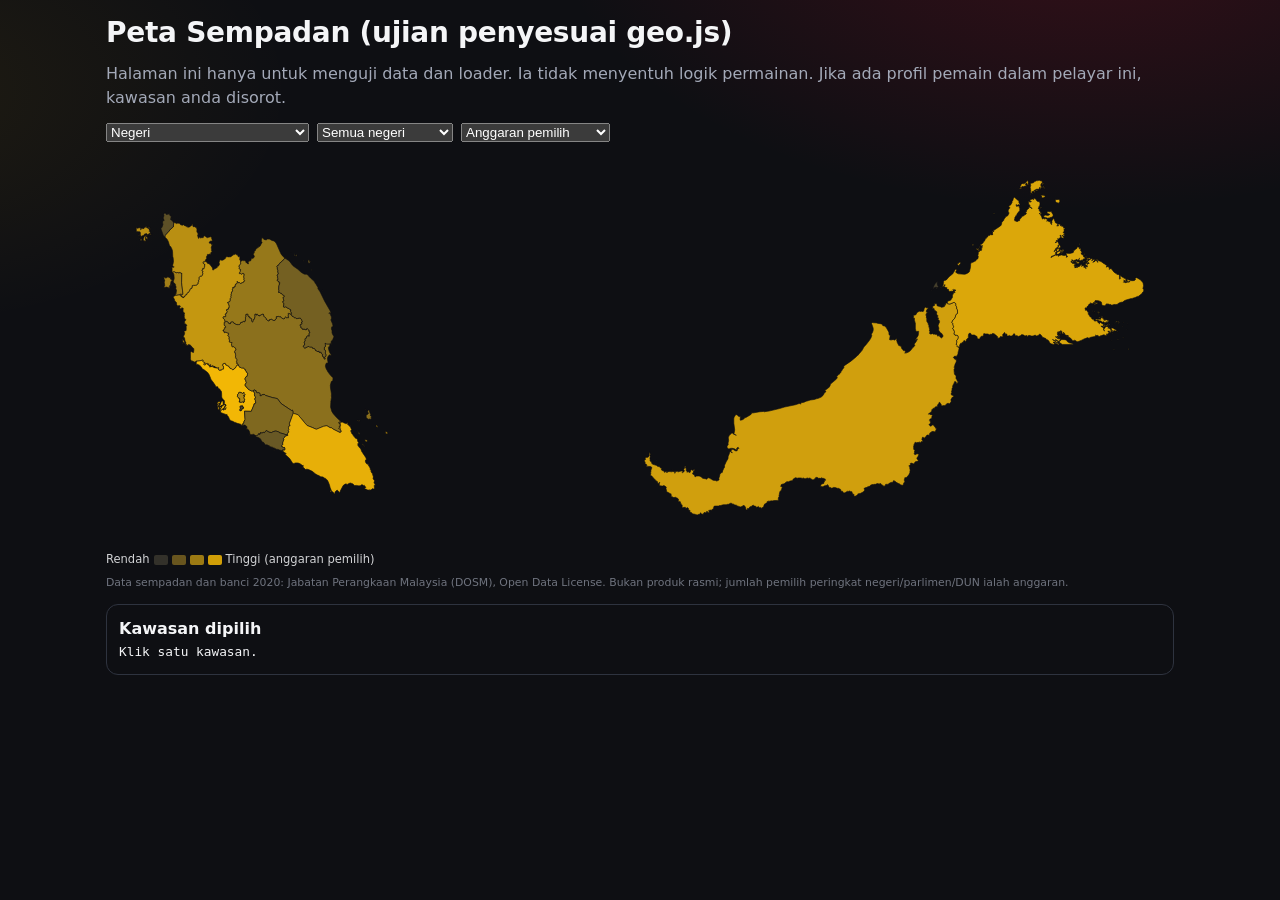
<file: geo-demo.html>
<!doctype html>
<html lang="ms">
<head>
  <meta charset="utf-8">
  <meta name="viewport" content="width=device-width, initial-scale=1">
  <title>Ujian Peta Sempadan — Nusa Politik</title>
  <link rel="icon" type="image/svg+xml" href="assets/images/favicon.svg">
  <link rel="icon" type="image/png" sizes="32x32" href="assets/images/favicon-32.png">
  <link rel="apple-touch-icon" href="assets/images/apple-touch-icon.png">
  <link rel="stylesheet" href="css/style.css">
  <style>body{padding:16px;max-width:1100px;margin:auto}.kad{margin-top:12px;padding:12px;border:1px solid var(--border,#2E333F);border-radius:12px}.kad pre{white-space:pre-wrap;margin:0;font-size:.8rem}</style>
</head>
<body>
  <h1>Peta Sempadan (ujian penyesuai geo.js)</h1>
  <p>Halaman ini hanya untuk menguji data dan loader. Ia tidak menyentuh logik permainan. Jika ada profil pemain dalam pelayar ini, kawasan anda disorot.</p>
  <div id="peta"></div>
  <div class="kad"><b>Kawasan dipilih</b><pre id="info">Klik satu kawasan.</pre></div>
  <script src="js/geo.js"></script>
  <script>
    (async function () {
      await MyPolitikGeo.muat();
      await MyPolitikGeo.muatDM('10');                 // Daerah Mengundi Selangor (pemilih sebenar)
      var profil = null;
      try { profil = JSON.parse(localStorage.getItem('myPolitik_player')); } catch (e) { /* tiada profil */ }
      MyPolitikGeo.mount(document.getElementById('peta'), {
        peringkat: 'negeri', warna: 'pemilih', fokus: profil || null,
        onPilih: function (f, dm) { document.getElementById('info').textContent = JSON.stringify(dm, null, 2); }
      });
    })();
  </script>
</body>
</html>
</file>
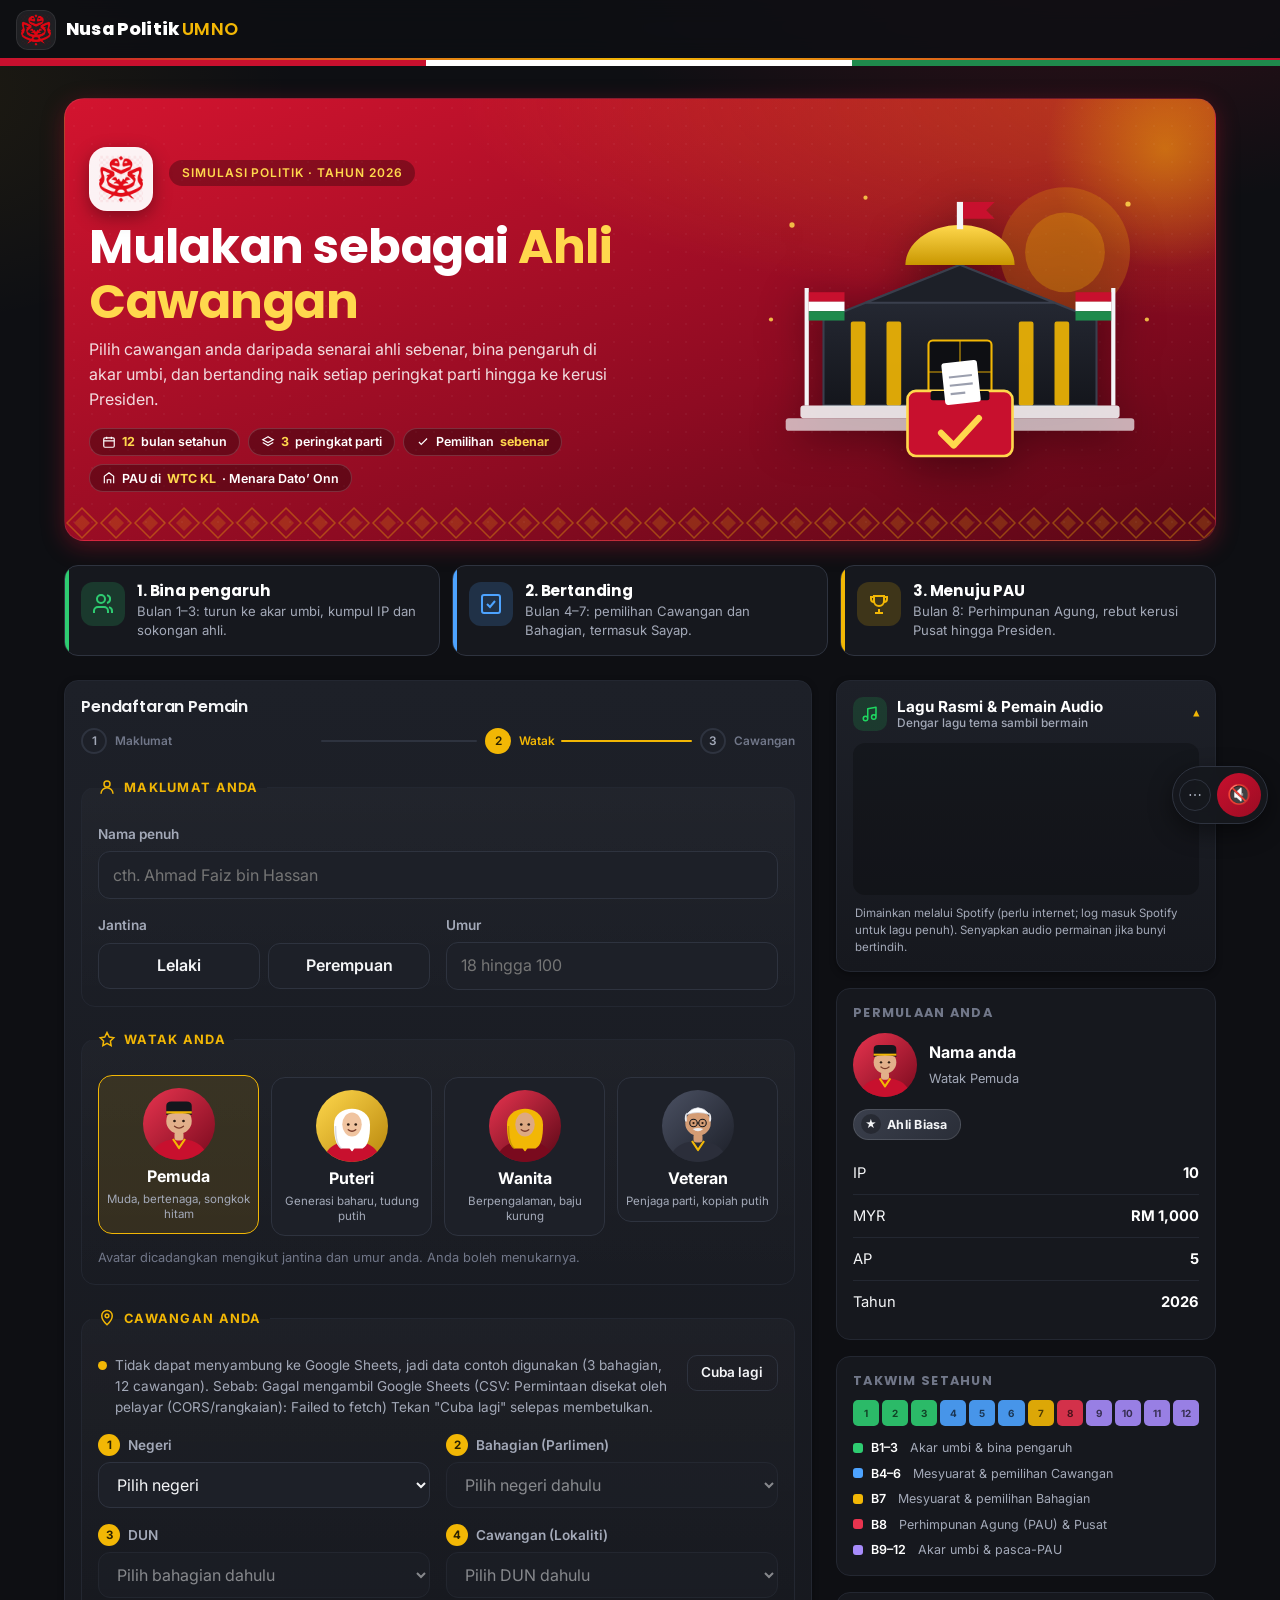
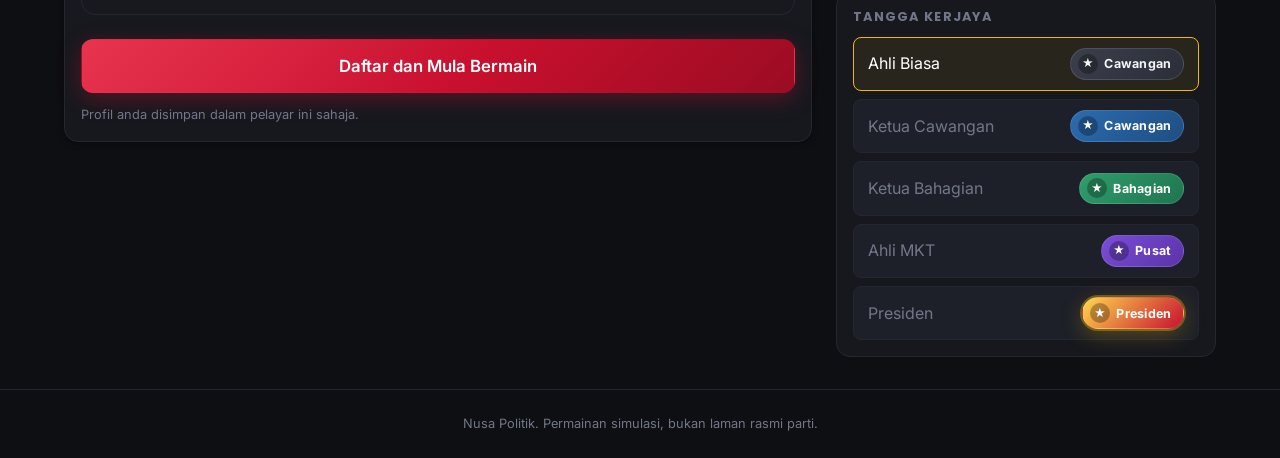
<file: nusa-politik (1)/dashboard.html>
<!DOCTYPE html>
<html lang="ms">
<head>
  <meta charset="UTF-8">
  <meta name="viewport" content="width=device-width, initial-scale=1, viewport-fit=cover">
  <meta name="theme-color" content="#0E0F13">
  <title>Dashboard | Nusa Politik</title>
  <meta name="description" content="Dashboard permainan Nusa Politik. Urus pengaruh, dana, peta, pemilihan dan mesyuarat.">
  <link rel="stylesheet" href="css/style.css">
  <link rel="stylesheet" href="css/map.css">
  <link rel="stylesheet" href="css/responsive.css">
  <style>
    /* Gaya khusus dashboard sahaja. Token warna datang daripada css/style.css. */
    .brand__img { width: 34px; height: 34px; border-radius: 10px; object-fit: contain; background: rgba(255,255,255,.06); }
    .avatar { width: 84px; height: 84px; padding: 0; overflow: hidden; }
    .avatar svg { width: 100%; height: 100%; display: block; }
    .acara-tunggu { display: flex; align-items: center; justify-content: space-between; gap: var(--space-2); flex-wrap: wrap; padding: 10px 14px; border: 1px solid var(--gold-dark, #b8892b); border-radius: 10px; background: rgba(184,137,43,.12); }
    .acara-tunggu[hidden] { display: none; }
    .acara__ikon { font-size: 2.2rem; line-height: 1; margin: 0 0 6px; }
    .acara__pil { list-style: none; margin: 12px 0 0; padding: 0; display: grid; gap: 8px; }
    .acara__pil li { border: 1px solid rgba(128,128,128,.35); border-radius: 8px; padding: 8px 10px; font-size: .88rem; }
    .acara__pil li.is-off { opacity: .55; }
    .acara__pil small { display: block; opacity: .8; }
    .acara__kesan { font-weight: 700; }
    .ring { display: grid; gap: 10px; }
    .ring h3 { margin: 6px 0 2px; font-size: .95rem; }
    .ring__usul { list-style: none; margin: 0; padding: 0; display: grid; gap: 6px; }
    .ring__usul li { border: 1px solid rgba(128,128,128,.35); border-radius: 8px; padding: 6px 10px; font-size: .86rem; }
    .ring__usul small { display: block; opacity: .8; }
    .ring__tag { display: inline-block; font-weight: 700; font-size: .72rem; padding: 1px 8px; border-radius: 999px; margin-right: 6px; }
    .ring__tag--ya { background: rgba(47,158,107,.2); color: #2F9E6B; }
    .ring__tag--tidak { background: rgba(200,60,60,.18); color: #D65A5A; }
    .ring__sumber { display: grid; grid-template-columns: repeat(4, 1fr); gap: 6px; }
    .ring__sumber div { border: 1px solid rgba(128,128,128,.35); border-radius: 8px; padding: 6px 8px; text-align: center; font-size: .78rem; }
    .ring__sumber b { display: block; font-size: 1.05rem; }
    .ring__naik { color: #2F9E6B; } .ring__turun { color: #D65A5A; }
    .ring__langkah { margin: 0; padding-left: 18px; font-size: .86rem; }
    .perw { display: grid; gap: 6px; }
    @media (max-width: 480px) { .ring__sumber { grid-template-columns: repeat(2, 1fr); } }
    .takwim { display: grid; gap: var(--space-2); }
    .takwim__head { display: flex; justify-content: space-between; align-items: baseline; gap: var(--space-3); flex-wrap: wrap; }
    .takwim__head b { color: var(--white); font-size: 1rem; }
    .takwim__head span { font-size: .85rem; color: var(--text-muted); }
    .takwim__strip { list-style: none; margin: 0; padding: 0; display: grid; grid-template-columns: repeat(12, 1fr); gap: 4px; }
    @media (max-width: 560px) { .takwim__strip { grid-template-columns: repeat(6, 1fr); } }
    .takwim__strip li { --tc: var(--bg-elev-3); display: grid; justify-items: center; gap: 1px; padding: 6px 0 5px; border-radius: 8px;
      border: 1px solid var(--border-soft); background: var(--bg-elev-2); border-bottom: 3px solid var(--tc); font-size: .68rem; color: var(--text-dim); }
    .takwim__strip li b { font-size: .95rem; color: var(--text-muted); }
    .takwim__strip li.f-akar_umbi { --tc: #2ECC71; } .takwim__strip li.f-cawangan { --tc: #4DA3FF; }
    .takwim__strip li.f-bahagian { --tc: #F2B705; } .takwim__strip li.f-pau { --tc: #E8344F; } .takwim__strip li.f-pasca_pau { --tc: #A78BFA; }
    .takwim__strip li.is-lepas { opacity: .5; }
    .takwim__strip li.is-semasa { opacity: 1; border-color: var(--gold); background: rgba(242,183,5,.14); box-shadow: 0 0 0 1px var(--gold); }
    .takwim__strip li.is-semasa b { color: var(--gold); }
    .takwim__legend { list-style: none; margin: 0; padding: 0; display: flex; flex-wrap: wrap; gap: 4px 14px; font-size: .72rem; color: var(--text-dim); }
    .takwim__legend i { display: inline-block; width: 10px; height: 10px; border-radius: 3px; margin-right: 5px; vertical-align: -1px; }
    .c-akar_umbi { background: #2ECC71; } .c-cawangan { background: #4DA3FF; } .c-bahagian { background: #F2B705; } .c-pau { background: #E8344F; } .c-pasca_pau { background: #A78BFA; }
    #p-jawatan-lain { display: inline-flex; flex-wrap: wrap; gap: 4px; }
    .dash-profile { display: grid; gap: var(--space-4); }
    .dash-profile__top { display: flex; gap: var(--space-4); align-items: center; flex-wrap: wrap; }
    .dash-profile__info { min-width: 0; flex: 1 1 240px; }
    .dash-loc { display: flex; flex-wrap: wrap; gap: 6px; margin: var(--space-2) 0 0; padding: 0; list-style: none; }
    .dash-loc li { font-size: .78rem; color: var(--text-muted); background: var(--bg-elev-2); border: 1px solid var(--border-soft); border-radius: 999px; padding: .2rem .65rem; }
    .dash-loc b { color: var(--text-dim); font-weight: 600; margin-right: 4px; }
    .year-pill { display: inline-flex; align-items: center; gap: 8px; padding: .45rem .9rem; border-radius: 999px; font-weight: 800; font-size: .85rem; letter-spacing: .03em; background: var(--bg-elev-3); border: 1px solid var(--border); color: var(--text); }
    .year-pill[data-fasa="pemilihan"] { background: linear-gradient(135deg, var(--red), var(--red-dark)); border-color: transparent; color: #fff; box-shadow: var(--shadow-red); }
    .year-pill[data-fasa="pentadbiran"] { background: linear-gradient(135deg, var(--gold-light), var(--gold-dark)); border-color: transparent; color: #2B2100; }
    .res-bar { display: grid; grid-template-columns: repeat(2, 1fr); gap: var(--space-3); }
    @media (min-width: 720px) { .res-bar { grid-template-columns: repeat(4, 1fr); } }
    .res-bar .stat__value { font-size: 1.5rem; }
    .dash-time { display: flex; flex-wrap: wrap; gap: var(--space-2); align-items: center; }
    .dash-time .grow { flex: 1 1 200px; font-size: .85rem; color: var(--text-muted); }
    .tabs { display: flex; gap: var(--space-2); overflow-x: auto; padding: var(--space-1); background: var(--bg-elev-1); border: 1px solid var(--border-soft); border-radius: var(--radius); margin: var(--space-4) 0; scrollbar-width: none; }
    .tabs::-webkit-scrollbar { display: none; }
    .tab { flex: 1 0 auto; min-height: 46px; padding: .55rem 1rem; border: 0; border-radius: 10px; background: transparent; color: var(--text-muted); font: 600 .92rem var(--font-body); cursor: pointer; white-space: nowrap; transition: background .2s, color .2s; }
    .tab:hover { color: var(--text); }
    .tab[aria-selected="true"] { background: linear-gradient(135deg, var(--red), var(--red-dark)); color: #fff; box-shadow: var(--shadow-red); }
    .tab:focus-visible, .bottom-nav button:focus-visible { outline: 2px solid var(--gold); outline-offset: 2px; }
    .tab .dot { display: inline-block; width: 8px; height: 8px; border-radius: 50%; background: var(--gold); margin-left: 6px; vertical-align: middle; }
    .bottom-nav button { display: flex; flex-direction: column; align-items: center; justify-content: center; gap: 2px; background: none; border: 0; font: inherit; font-size: .68rem; color: var(--text-dim); cursor: pointer; }
    .bottom-nav button .icon { font-size: 1.3rem; line-height: 1; }
    .bottom-nav button.is-active { color: var(--gold); }
    .panel[hidden] { display: none; }
    .panel > .card + .card { margin-top: var(--space-4); }
    .sub-title { margin: 0 0 var(--space-2); font-size: .8rem; text-transform: uppercase; letter-spacing: .1em; color: var(--text-dim); }
    .note { margin: 0 0 var(--space-3); font-size: .88rem; color: var(--text-muted); }
    .banner { padding: var(--space-3) var(--space-4); border-radius: var(--radius); border: 1px solid var(--border); background: var(--bg-elev-2); margin-bottom: var(--space-4); font-size: .9rem; }
    .banner--warn { border-color: rgba(255, 77, 94, .5); background: rgba(255, 77, 94, .08); }
    .banner--gold { border-color: rgba(242, 183, 5, .5); background: rgba(242, 183, 5, .07); }
    .banner strong { display: block; color: var(--white); margin-bottom: 2px; }
    .choice:disabled { opacity: .5; cursor: not-allowed; transform: none; }
    .choice:disabled:hover { border-color: var(--border); background: var(--bg-elev-2); }
    .item { display: grid; gap: var(--space-2); padding: var(--space-3) var(--space-4); border: 1px solid var(--border); border-radius: var(--radius); background: var(--bg-elev-2); }
    .item + .item { margin-top: var(--space-3); }
    .item__head { display: flex; justify-content: space-between; align-items: flex-start; gap: var(--space-3); flex-wrap: wrap; }
    .item__title { font-weight: 700; color: var(--white); }
    .item__desc { font-size: .85rem; color: var(--text-muted); margin: 0; }
    .item__row { display: flex; flex-wrap: wrap; gap: var(--space-2); align-items: center; }
    .item select { min-height: 40px; background: var(--bg-elev-1); color: var(--text); border: 1px solid var(--border); border-radius: 8px; padding: .3rem .6rem; font: inherit; max-width: 100%; }
    .roles { display: flex; flex-wrap: wrap; gap: 6px; }
    .result { font-size: .85rem; padding: .5rem .75rem; border-radius: 8px; background: var(--bg-elev-1); border-left: 3px solid var(--gold); color: var(--text-muted); }
    .result.is-good { border-left-color: var(--success); }
    .result.is-bad { border-left-color: var(--danger); }
    .status-chip { font-size: .72rem; font-weight: 700; padding: .15rem .6rem; border-radius: 999px; background: var(--bg-elev-3); color: var(--text-muted); border: 1px solid var(--border); white-space: nowrap; }
    .status-chip.is-open { color: #2B2100; background: var(--gold); border-color: transparent; }
    .status-chip.is-done { color: #fff; background: #1F7550; border-color: transparent; }
    .status-chip.is-lock { color: var(--text-dim); }
    .loy { display: grid; gap: var(--space-3); }
    .loy__row .progress-wrap { margin: 0; }
    .loy__label { display: flex; justify-content: space-between; font-size: .8rem; color: var(--text-muted); margin-bottom: 4px; }
    .loy__label b { color: var(--white); }
    .side-stack { display: grid; gap: var(--space-4); }
    .empty { color: var(--text-muted); font-size: .9rem; margin: 0; }
    .loading { padding: var(--space-6) var(--space-4); text-align: center; color: var(--text-muted); }
    .modal__body p { margin: 0 0 var(--space-3); color: var(--text-muted); }
    .modal__body ul { margin: 0 0 var(--space-3); padding-left: 1.2rem; color: var(--text-muted); }
    .modal__body li { margin-bottom: 4px; }
    .kv { display: flex; justify-content: space-between; gap: var(--space-3); font-size: .9rem; padding: .35rem 0; border-bottom: 1px dashed var(--border-soft); }
    .kv:last-child { border-bottom: 0; }
    .kv b { color: var(--white); }
    noscript .banner { margin: var(--space-4); }
    /* Peta berada dalam lajur sempit: susun panel butiran di bawah peta, bukan di sisi */
    #peta-host .mpm-body { grid-template-columns: minmax(0, 1fr) !important; }
    #peta-host .mpm-panel { position: static !important; }
    #r-tahun { white-space: normal; overflow-wrap: anywhere; line-height: 1.2; }
  </style>
</head>
<body class="has-bottom-nav">
  <a class="sr-only" href="#kandungan">Langkau ke kandungan</a>

  <header class="app-header">
    <a class="brand" href="dashboard.html" aria-label="Nusa Politik">
      <img class="brand__img" src="assets/images/logo.png" alt="" width="34" height="34"
           onerror="this.onerror=null;this.src='assets/images/logo-placeholder.svg'">
      <span>Nusa Politik <span class="brand__sub">UMNO</span></span>
    </a>
    <div class="header-actions">
      <button type="button" class="btn btn--ghost btn--sm lagu-btn" id="btn-lagu" aria-expanded="false" aria-controls="kad-lagu"><svg viewBox="0 0 24 24" fill="currentColor" aria-hidden="true"><path d="M9 18V5l11-2v13M9 18a3 3 0 1 1-6 0 3 3 0 0 1 6 0Zm11-2a3 3 0 1 1-6 0 3 3 0 0 1 6 0Z" fill="none" stroke="currentColor" stroke-width="2" stroke-linecap="round" stroke-linejoin="round"/></svg><span>Lagu</span></button>
      <button type="button" class="btn btn--ghost btn--sm" id="btn-simpan">Simpan</button>
      <button type="button" class="btn btn--danger btn--sm" id="btn-reset">Reset</button>
    </div>
  </header>

  <noscript><div class="banner banner--warn"><strong>JavaScript diperlukan</strong>Aktifkan JavaScript untuk bermain Nusa Politik.</div></noscript>

  <section class="card lagu lagu-pop" id="kad-lagu" aria-labelledby="lagu-tajuk" hidden>
          <button type="button" class="lagu__kepala" id="lagu-tog" hidden aria-expanded="false" aria-controls="lagu-badan">
            <span class="lagu__ikon"><svg viewBox="0 0 24 24" fill="currentColor" aria-hidden="true"><path d="M9 18V5l11-2v13M9 18a3 3 0 1 1-6 0 3 3 0 0 1 6 0Zm11-2a3 3 0 1 1-6 0 3 3 0 0 1 6 0Z" fill="none" stroke="currentColor" stroke-width="2" stroke-linecap="round" stroke-linejoin="round"/></svg></span>
            <span class="lagu__tajuk" id="lagu-tajuk">Lagu Rasmi &amp; Pemain Audio<small>Dengar lagu tema sambil bermain</small></span>
            <span class="lagu__tog" aria-hidden="true">&#9662;</span>
          </button>
          <div class="lagu__badan" id="lagu-badan" data-spotify="6DXCRlgStdHtqYWOxHRWSH" hidden></div>
          <p class="lagu__nota">Dimainkan melalui Spotify (perlu internet; log masuk Spotify untuk lagu penuh). Senyapkan audio permainan jika bunyi bertindih.</p>
        </section>
  <main class="container page" id="kandungan" hidden>

    <!-- 1. Profil pemain + Bar Sumber + Kawalan Masa -->
    <section class="card dash-profile" aria-label="Profil pemain">
      <div class="dash-profile__top">
        <div class="avatar" id="p-avatar" role="img" aria-label="Avatar pemain">?</div>
        <div class="dash-profile__info">
          <h1 class="profile-card__name" id="p-nama">Pemain</h1>
          <div class="row" style="gap:8px;align-items:center;flex-wrap:wrap">
            <span class="badge-office badge-office--ahli" id="p-jawatan">Ahli Biasa</span>
            <span class="badge-office badge-office--bahagian" id="p-perwakilan" hidden></span>
            <span id="p-jawatan-lain" hidden></span>
            <span class="year-pill" id="p-tahun" data-fasa="">2026</span>
          </div>
          <ul class="dash-loc" aria-label="Lokasi">
            <li><b>Negeri</b><span id="p-negeri">–</span></li>
            <li><b>Bahagian</b><span id="p-bahagian">–</span></li>
            <li><b>DUN</b><span id="p-dun">–</span></li>
            <li><b>Cawangan</b><span id="p-cawangan">–</span></li>
          </ul>
        </div>
      </div>

      <div class="res-bar" role="group" aria-label="Sumber">
        <div class="stat"><div class="stat__label">Pengaruh (IP)</div><div class="stat__value stat__value--gold" id="r-ip">0</div></div>
        <div class="stat"><div class="stat__label">Dana (MYR)</div><div class="stat__value" id="r-myr">0</div></div>
        <div class="stat"><div class="stat__label">Mata Tindakan (AP)</div><div class="stat__value stat__value--red" id="r-ap">0</div></div>
        <div class="stat"><div class="stat__label">Status Tahun</div><div class="stat__value" id="r-tahun" style="font-size:1.1rem">2026</div><div class="stat__label" id="r-tahun-sub" style="margin-top:2px;text-transform:none;letter-spacing:0"></div></div>
      </div>

      <div class="acara-tunggu" id="acara-tunggu" hidden><span>📜 Satu acara menunggu keputusan anda.</span><button type="button" class="btn btn--gold" data-act="acara-buka">Buka Acara</button></div>

      <div class="takwim" aria-label="Takwim bulanan">
        <div class="takwim__head"><b id="tk-judul"></b><span id="tk-fasa"></span></div>
        <ol class="takwim__strip" id="tk-strip"></ol>
        <ul class="takwim__legend" aria-hidden="true">
          <li><i class="c-akar_umbi"></i>Bulan 1-3 Akar umbi</li>
          <li><i class="c-cawangan"></i>Bulan 4-6 Cawangan &amp; Sayap</li>
          <li><i class="c-bahagian"></i>Bulan 7 Bahagian &amp; Sayap</li>
          <li><i class="c-pau"></i>Bulan 8 PAU &amp; Pusat</li>
          <li><i class="c-pasca_pau"></i>Bulan 9-12 Pasca-PAU</li>
        </ul>
      </div>

      <div class="dash-time">
        <div class="grow" id="t-info" aria-live="polite"></div>
        <button type="button" class="btn btn--gold" id="btn-tahun">Teruskan ke Bulan Seterusnya &rarr;</button>
      </div>
    </section>

    <!-- 2. Tab navigasi utama -->
    <div class="tabs" role="tablist" aria-label="Menu utama">
      <button class="tab" role="tab" id="tab-peta" data-tab="peta" aria-controls="panel-peta" aria-selected="true">🗺️ Peta Pengaruh</button>
      <button class="tab" role="tab" id="tab-tindakan" data-tab="tindakan" aria-controls="panel-tindakan" aria-selected="false" tabindex="-1">⚡ Tindakan Pemain</button>
      <button class="tab" role="tab" id="tab-pemilihan" data-tab="pemilihan" aria-controls="panel-pemilihan" aria-selected="false" tabindex="-1">🗳️ Pemilihan &amp; Kempen</button>
      <button class="tab" role="tab" id="tab-mesyuarat" data-tab="mesyuarat" aria-controls="panel-mesyuarat" aria-selected="false" tabindex="-1">📜 Mesyuarat &amp; Usul</button>
    </div>

    <div class="dashboard-layout">
      <div class="dashboard-layout__main">
        <section class="panel" id="panel-peta" role="tabpanel" aria-labelledby="tab-peta">
          <div id="peta-host"><div class="loading">Buka tab ini untuk memuatkan peta...</div></div>
        </section>
        <section class="panel" id="panel-tindakan" role="tabpanel" aria-labelledby="tab-tindakan" hidden></section>
        <section class="panel" id="panel-pemilihan" role="tabpanel" aria-labelledby="tab-pemilihan" hidden></section>
        <section class="panel" id="panel-mesyuarat" role="tabpanel" aria-labelledby="tab-mesyuarat" hidden></section>
      </div>

      <aside class="dashboard-layout__side side-stack" aria-label="Status pemain">
        <section class="card stats-panel">
          <h2 class="stats-panel__title">Kesetiaan &amp; Reputasi</h2>
          <div class="loy" id="s-kesetiaan"></div>
        </section>
        <section class="card stats-panel">
          <h2 class="stats-panel__title">Isu Tempatan</h2>
          <div id="s-isu"></div>
        </section>
        <section class="card stats-panel">
          <h2 class="stats-panel__title">Log Peristiwa</h2>
          <div class="event-log" id="s-log"></div>
        </section>
      </aside>
    </div>
  </main>

  <nav class="bottom-nav" aria-label="Navigasi bawah" id="bottom-nav">
    <button type="button" data-tab="peta"><span class="icon" aria-hidden="true">🗺️</span>Peta</button>
    <button type="button" data-tab="tindakan"><span class="icon" aria-hidden="true">⚡</span>Tindakan</button>
    <button type="button" data-tab="pemilihan"><span class="icon" aria-hidden="true">🗳️</span>Pemilihan</button>
    <button type="button" data-tab="mesyuarat"><span class="icon" aria-hidden="true">📜</span>Mesyuarat</button>
  </nav>

  <!-- Modal pengesahan / acara -->
  <div class="modal-overlay" id="modal" aria-hidden="true">
    <div class="modal modal--gold" role="dialog" aria-modal="true" aria-labelledby="modal-tajuk">
      <div class="modal__header">
        <h2 class="modal__title" id="modal-tajuk">Pengesahan</h2>
        <button type="button" class="modal__close" id="modal-tutup" aria-label="Tutup">&times;</button>
      </div>
      <div class="modal__body" id="modal-isi"></div>
      <div class="modal__footer" id="modal-kaki"></div>
    </div>
  </div>

  <div class="toast-stack" id="toasts" role="status" aria-live="polite"></div>

  <!-- Konfigurasi: URL Google Sheets (sama seperti index.html) -->
  <script>
    window.MYPOLITIK_CONFIG = {
      appsScriptUrl: '',                 // sama seperti index.html
      musicUrl: '',
      sheetCsvUrl: 'https://docs.google.com/spreadsheets/d/e/2PACX-1vTlY24kc_-2p4OtffqnoFRcTiQOGvjd2u-o_QuHkSzWVrYCEQbFTY2jJ8JSdBugsqwP0zS1q897ZS75/pub?output=csv',
      indexUrl: 'index.html'
    };
  </script>
  <!-- Susunan penting: data > save > modul tindakan > pemilihan > mesyuarat > peta > pengawal -->
  <script src="js/data.js"></script>
  <script src="js/save.js"></script>
  <script src="js/calendar.js"></script>
  <script src="js/avatar.js"></script>
  <script src="js/audio.js"></script>
  <script src="js/ordinaryMember.js"></script>
  <script src="js/incumbent.js"></script>
  <script src="js/jawatan.js"></script>
  <script src="js/election.js"></script>
  <script src="js/meeting.js"></script>
  <script src="js/events.js"></script>
  <script src="js/geo.js"></script>
  <script src="js/map.js"></script>
  <script src="js/tutorial.js"></script>
  <script src="js/lagu.js"></script>
  <script src="js/app.js"></script>
</body>
</html>
</file>
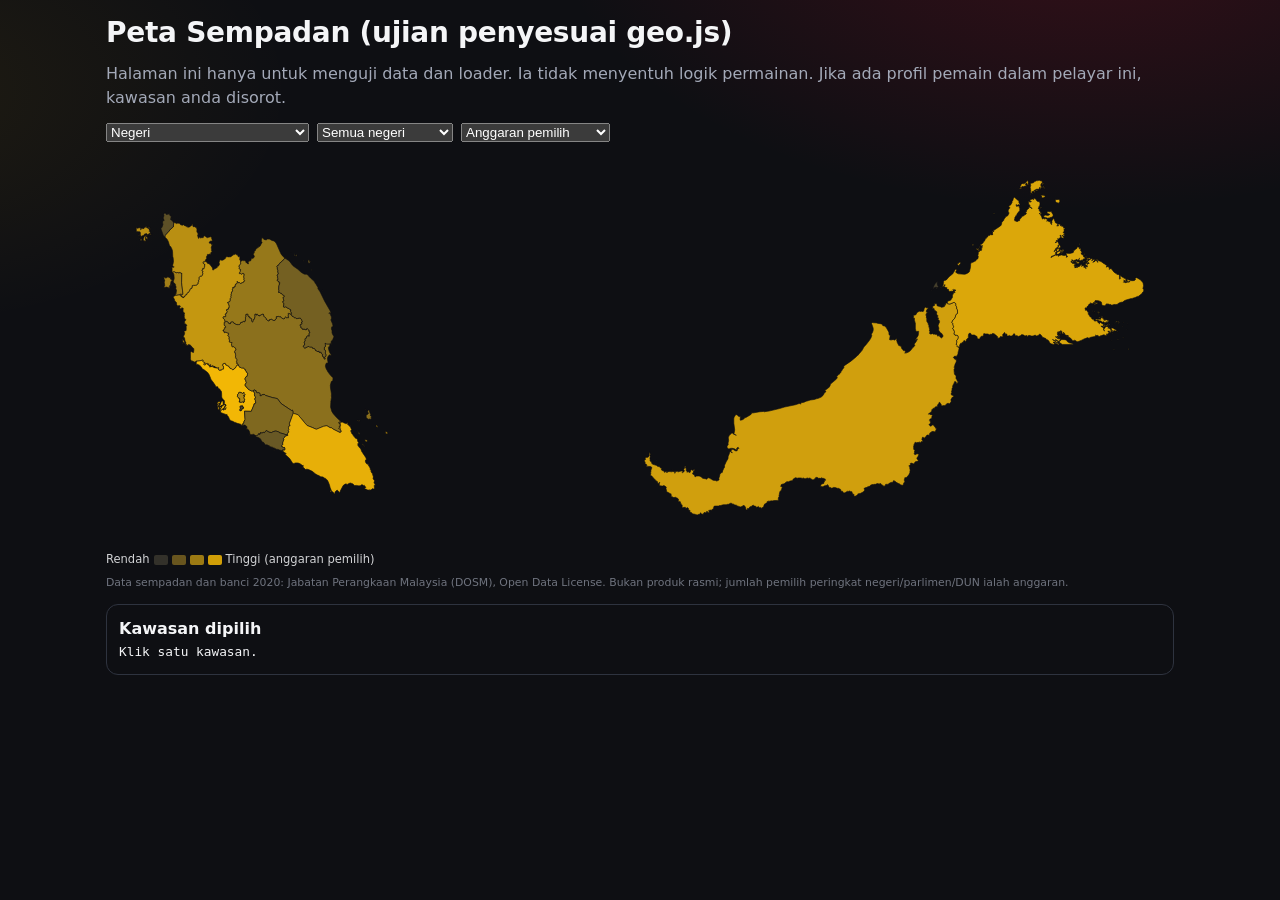
<file: nusa-politik (1)/geo-demo.html>
<!doctype html>
<html lang="ms">
<head>
  <meta charset="utf-8">
  <meta name="viewport" content="width=device-width, initial-scale=1">
  <title>Ujian Peta Sempadan — Nusa Politik</title>
  <link rel="stylesheet" href="css/style.css">
  <style>body{padding:16px;max-width:1100px;margin:auto}.kad{margin-top:12px;padding:12px;border:1px solid var(--border,#2E333F);border-radius:12px}.kad pre{white-space:pre-wrap;margin:0;font-size:.8rem}</style>
</head>
<body>
  <h1>Peta Sempadan (ujian penyesuai geo.js)</h1>
  <p>Halaman ini hanya untuk menguji data dan loader. Ia tidak menyentuh logik permainan. Jika ada profil pemain dalam pelayar ini, kawasan anda disorot.</p>
  <div id="peta"></div>
  <div class="kad"><b>Kawasan dipilih</b><pre id="info">Klik satu kawasan.</pre></div>
  <script src="js/geo.js"></script>
  <script>
    (async function () {
      await MyPolitikGeo.muat();
      await MyPolitikGeo.muatDM('10');                 // Daerah Mengundi Selangor (pemilih sebenar)
      var profil = null;
      try { profil = JSON.parse(localStorage.getItem('myPolitik_player')); } catch (e) { /* tiada profil */ }
      MyPolitikGeo.mount(document.getElementById('peta'), {
        peringkat: 'negeri', warna: 'pemilih', fokus: profil || null,
        onPilih: function (f, dm) { document.getElementById('info').textContent = JSON.stringify(dm, null, 2); }
      });
    })();
  </script>
</body>
</html>
</file>
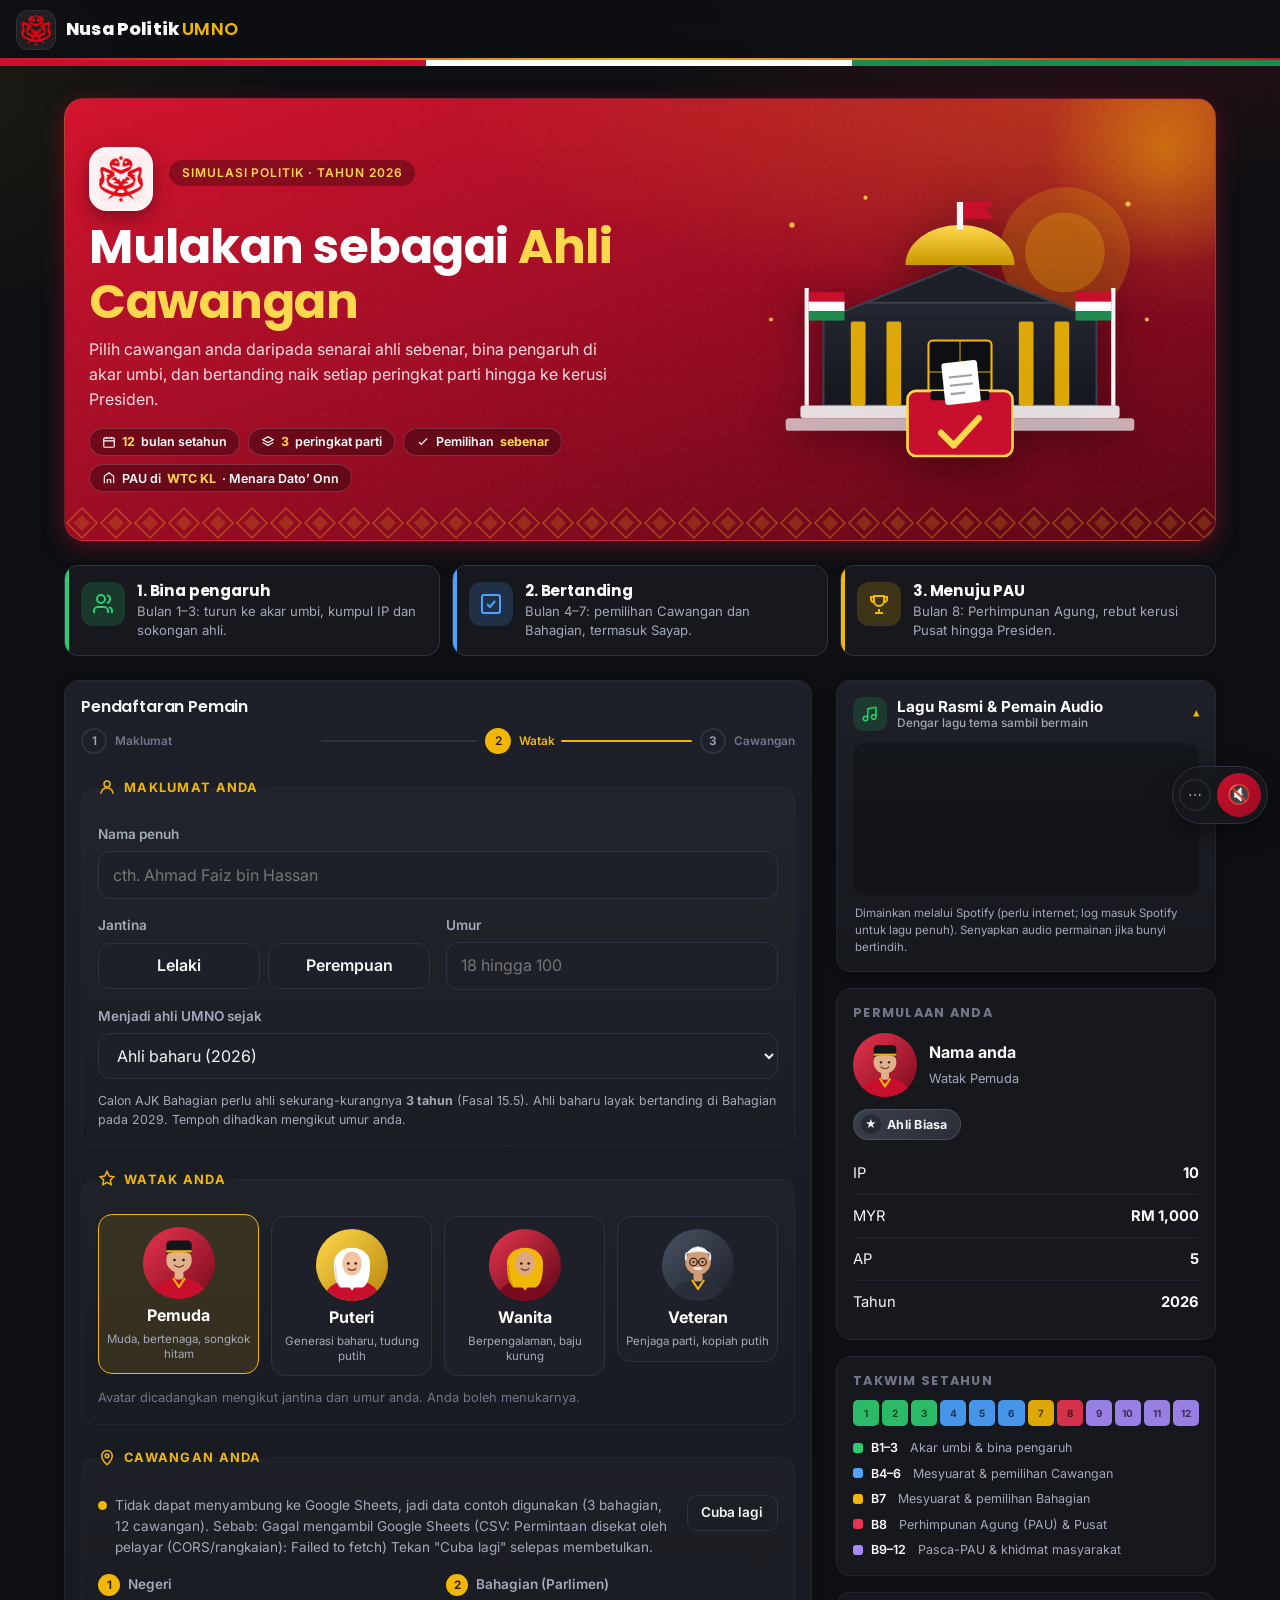
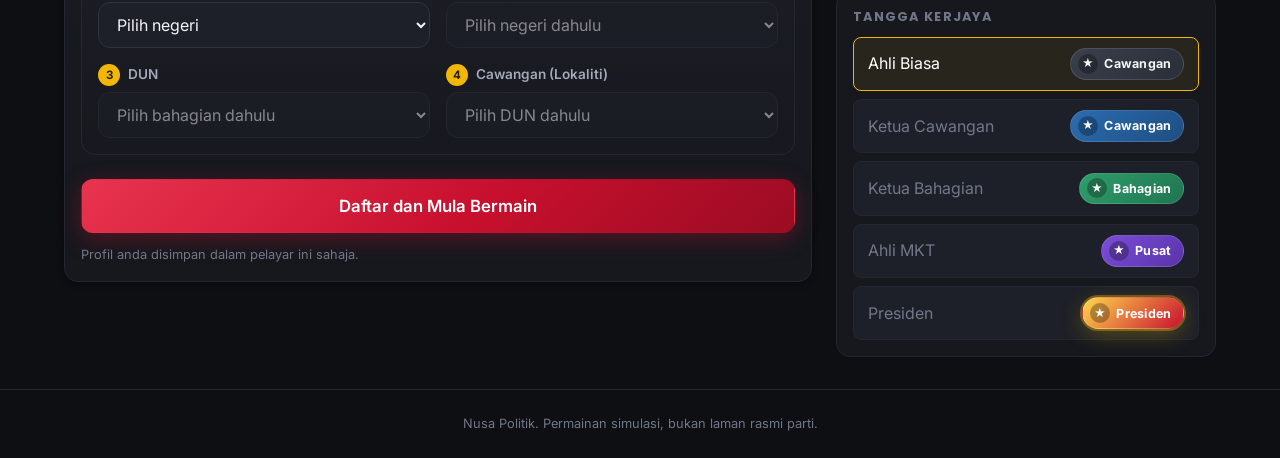
<file: nusa-politik/dashboard.html>
<!DOCTYPE html>
<html lang="ms">
<head>
  <meta charset="UTF-8">
  <meta name="viewport" content="width=device-width, initial-scale=1, viewport-fit=cover">
  <meta name="theme-color" content="#0E0F13">
  <title>Dashboard | Nusa Politik</title>
  <meta name="description" content="Dashboard permainan Nusa Politik. Urus pengaruh, dana, peta, pemilihan dan mesyuarat.">
  <link rel="stylesheet" href="css/style.css">
  <link rel="stylesheet" href="css/map.css">
  <link rel="stylesheet" href="css/responsive.css">
  <style>
    /* Gaya khusus dashboard sahaja. Token warna datang daripada css/style.css. */
    .brand__img { width: 34px; height: 34px; border-radius: 10px; object-fit: contain; background: rgba(255,255,255,.06); }
    .avatar { width: 84px; height: 84px; padding: 0; overflow: hidden; }
    .avatar svg { width: 100%; height: 100%; display: block; }
    .acara-tunggu { display: flex; align-items: center; justify-content: space-between; gap: var(--space-2); flex-wrap: wrap; padding: 10px 14px; border: 1px solid var(--gold-dark, #b8892b); border-radius: 10px; background: rgba(184,137,43,.12); }
    .acara-tunggu[hidden] { display: none; }
    .acara__ikon { font-size: 2.2rem; line-height: 1; margin: 0 0 6px; }
    .acara__pil { list-style: none; margin: 12px 0 0; padding: 0; display: grid; gap: 8px; }
    .acara__pil li { border: 1px solid rgba(128,128,128,.35); border-radius: 8px; padding: 8px 10px; font-size: .88rem; }
    .acara__pil li.is-off { opacity: .55; }
    .acara__pil small { display: block; opacity: .8; }
    .acara__kesan { font-weight: 700; }
    .ring { display: grid; gap: 10px; }
    .ring h3 { margin: 6px 0 2px; font-size: .95rem; }
    .ring__usul { list-style: none; margin: 0; padding: 0; display: grid; gap: 6px; }
    .ring__usul li { border: 1px solid rgba(128,128,128,.35); border-radius: 8px; padding: 6px 10px; font-size: .86rem; }
    .ring__usul small { display: block; opacity: .8; }
    .ring__tag { display: inline-block; font-weight: 700; font-size: .72rem; padding: 1px 8px; border-radius: 999px; margin-right: 6px; }
    .ring__tag--ya { background: rgba(47,158,107,.2); color: #2F9E6B; }
    .ring__tag--tidak { background: rgba(200,60,60,.18); color: #D65A5A; }
    .ring__sumber { display: grid; grid-template-columns: repeat(4, 1fr); gap: 6px; }
    .ring__sumber div { border: 1px solid rgba(128,128,128,.35); border-radius: 8px; padding: 6px 8px; text-align: center; font-size: .78rem; }
    .ring__sumber b { display: block; font-size: 1.05rem; }
    .ring__naik { color: #2F9E6B; } .ring__turun { color: #D65A5A; }
    .ring__langkah { margin: 0; padding-left: 18px; font-size: .86rem; }
    .perw { display: grid; gap: 6px; }
    @media (max-width: 480px) { .ring__sumber { grid-template-columns: repeat(2, 1fr); } }
    .takwim { display: grid; gap: var(--space-2); }
    .takwim__head { display: flex; justify-content: space-between; align-items: baseline; gap: var(--space-3); flex-wrap: wrap; }
    .takwim__head b { color: var(--white); font-size: 1rem; }
    .takwim__head span { font-size: .85rem; color: var(--text-muted); }
    .takwim__strip { list-style: none; margin: 0; padding: 0; display: grid; grid-template-columns: repeat(12, 1fr); gap: 4px; }
    @media (max-width: 560px) { .takwim__strip { grid-template-columns: repeat(6, 1fr); } }
    .takwim__strip li { --tc: var(--bg-elev-3); display: grid; justify-items: center; gap: 1px; padding: 6px 0 5px; border-radius: 8px;
      border: 1px solid var(--border-soft); background: var(--bg-elev-2); border-bottom: 3px solid var(--tc); font-size: .68rem; color: var(--text-dim); }
    .takwim__strip li b { font-size: .95rem; color: var(--text-muted); }
    .takwim__strip li.f-akar_umbi { --tc: #2ECC71; } .takwim__strip li.f-cawangan { --tc: #4DA3FF; }
    .takwim__strip li.f-bahagian { --tc: #F2B705; } .takwim__strip li.f-pau { --tc: #E8344F; } .takwim__strip li.f-pasca_pau { --tc: #A78BFA; }
    .takwim__strip li.is-lepas { opacity: .5; }
    .takwim__strip li.is-semasa { opacity: 1; border-color: var(--gold); background: rgba(242,183,5,.14); box-shadow: 0 0 0 1px var(--gold); }
    .takwim__strip li.is-semasa b { color: var(--gold); }
    .takwim__legend { list-style: none; margin: 0; padding: 0; display: flex; flex-wrap: wrap; gap: 4px 14px; font-size: .72rem; color: var(--text-dim); }
    .takwim__legend i { display: inline-block; width: 10px; height: 10px; border-radius: 3px; margin-right: 5px; vertical-align: -1px; }
    .c-akar_umbi { background: #2ECC71; } .c-cawangan { background: #4DA3FF; } .c-bahagian { background: #F2B705; } .c-pau { background: #E8344F; } .c-pasca_pau { background: #A78BFA; }
    #p-jawatan-lain { display: inline-flex; flex-wrap: wrap; gap: 4px; }
    .dash-profile { display: grid; gap: var(--space-4); }
    .dash-profile__top { display: flex; gap: var(--space-4); align-items: center; flex-wrap: wrap; }
    .dash-profile__info { min-width: 0; flex: 1 1 240px; }
    .dash-loc { display: flex; flex-wrap: wrap; gap: 6px; margin: var(--space-2) 0 0; padding: 0; list-style: none; }
    .dash-loc li { font-size: .78rem; color: var(--text-muted); background: var(--bg-elev-2); border: 1px solid var(--border-soft); border-radius: 999px; padding: .2rem .65rem; }
    .dash-loc b { color: var(--text-dim); font-weight: 600; margin-right: 4px; }
    .year-pill { display: inline-flex; align-items: center; gap: 8px; padding: .45rem .9rem; border-radius: 999px; font-weight: 800; font-size: .85rem; letter-spacing: .03em; background: var(--bg-elev-3); border: 1px solid var(--border); color: var(--text); }
    .year-pill[data-fasa="pemilihan"] { background: linear-gradient(135deg, var(--red), var(--red-dark)); border-color: transparent; color: #fff; box-shadow: var(--shadow-red); }
    .year-pill[data-fasa="pentadbiran"] { background: linear-gradient(135deg, var(--gold-light), var(--gold-dark)); border-color: transparent; color: #2B2100; }
    .res-bar { display: grid; grid-template-columns: repeat(2, 1fr); gap: var(--space-3); }
    @media (min-width: 720px) { .res-bar { grid-template-columns: repeat(4, 1fr); } }
    .res-bar .stat__value { font-size: 1.5rem; }
    .dash-time { display: flex; flex-wrap: wrap; gap: var(--space-2); align-items: center; }
    .dash-time .grow { flex: 1 1 200px; font-size: .85rem; color: var(--text-muted); }
    .tabs { display: flex; gap: var(--space-2); overflow-x: auto; padding: var(--space-1); background: var(--bg-elev-1); border: 1px solid var(--border-soft); border-radius: var(--radius); margin: var(--space-4) 0; scrollbar-width: none; }
    .tabs::-webkit-scrollbar { display: none; }
    .tab { flex: 1 0 auto; min-height: 46px; padding: .55rem 1rem; border: 0; border-radius: 10px; background: transparent; color: var(--text-muted); font: 600 .92rem var(--font-body); cursor: pointer; white-space: nowrap; transition: background .2s, color .2s; }
    .tab:hover { color: var(--text); }
    .tab[aria-selected="true"] { background: linear-gradient(135deg, var(--red), var(--red-dark)); color: #fff; box-shadow: var(--shadow-red); }
    .tab:focus-visible, .bottom-nav button:focus-visible { outline: 2px solid var(--gold); outline-offset: 2px; }
    .tab .dot { display: inline-block; width: 8px; height: 8px; border-radius: 50%; background: var(--gold); margin-left: 6px; vertical-align: middle; }
    .bottom-nav button { display: flex; flex-direction: column; align-items: center; justify-content: center; gap: 2px; background: none; border: 0; font: inherit; font-size: .68rem; color: var(--text-dim); cursor: pointer; }
    .bottom-nav button .icon { font-size: 1.3rem; line-height: 1; }
    .bottom-nav button.is-active { color: var(--gold); }
    .panel[hidden] { display: none; }
    .panel > .card + .card { margin-top: var(--space-4); }
    .sub-title { margin: 0 0 var(--space-2); font-size: .8rem; text-transform: uppercase; letter-spacing: .1em; color: var(--text-dim); }
    .note { margin: 0 0 var(--space-3); font-size: .88rem; color: var(--text-muted); }
    .banner { padding: var(--space-3) var(--space-4); border-radius: var(--radius); border: 1px solid var(--border); background: var(--bg-elev-2); margin-bottom: var(--space-4); font-size: .9rem; }
    .banner--warn { border-color: rgba(255, 77, 94, .5); background: rgba(255, 77, 94, .08); }
    .banner--gold { border-color: rgba(242, 183, 5, .5); background: rgba(242, 183, 5, .07); }
    .banner strong { display: block; color: var(--white); margin-bottom: 2px; }
    .choice:disabled { opacity: .5; cursor: not-allowed; transform: none; }
    .choice:disabled:hover { border-color: var(--border); background: var(--bg-elev-2); }
    .item { display: grid; gap: var(--space-2); padding: var(--space-3) var(--space-4); border: 1px solid var(--border); border-radius: var(--radius); background: var(--bg-elev-2); }
    .item + .item { margin-top: var(--space-3); }
    .item__head { display: flex; justify-content: space-between; align-items: flex-start; gap: var(--space-3); flex-wrap: wrap; }
    .item__title { font-weight: 700; color: var(--white); }
    .item__desc { font-size: .85rem; color: var(--text-muted); margin: 0; }
    .item__row { display: flex; flex-wrap: wrap; gap: var(--space-2); align-items: center; }
    .item select { min-height: 40px; background: var(--bg-elev-1); color: var(--text); border: 1px solid var(--border); border-radius: 8px; padding: .3rem .6rem; font: inherit; max-width: 100%; }
    .roles { display: flex; flex-wrap: wrap; gap: 6px; }
    .result { font-size: .85rem; padding: .5rem .75rem; border-radius: 8px; background: var(--bg-elev-1); border-left: 3px solid var(--gold); color: var(--text-muted); }
    .result.is-good { border-left-color: var(--success); }
    .result.is-bad { border-left-color: var(--danger); }
    .status-chip { font-size: .72rem; font-weight: 700; padding: .15rem .6rem; border-radius: 999px; background: var(--bg-elev-3); color: var(--text-muted); border: 1px solid var(--border); white-space: nowrap; }
    .status-chip.is-open { color: #2B2100; background: var(--gold); border-color: transparent; }
    .status-chip.is-done { color: #fff; background: #1F7550; border-color: transparent; }
    .status-chip.is-lock { color: var(--text-dim); }
    .loy { display: grid; gap: var(--space-3); }
    .loy__row .progress-wrap { margin: 0; }
    .loy__label { display: flex; justify-content: space-between; font-size: .8rem; color: var(--text-muted); margin-bottom: 4px; }
    .loy__label b { color: var(--white); }
    .side-stack { display: grid; gap: var(--space-4); }
    .empty { color: var(--text-muted); font-size: .9rem; margin: 0; }
    .loading { padding: var(--space-6) var(--space-4); text-align: center; color: var(--text-muted); }
    .modal__body p { margin: 0 0 var(--space-3); color: var(--text-muted); }
    .modal__body ul { margin: 0 0 var(--space-3); padding-left: 1.2rem; color: var(--text-muted); }
    .modal__body li { margin-bottom: 4px; }
    .kv { display: flex; justify-content: space-between; gap: var(--space-3); font-size: .9rem; padding: .35rem 0; border-bottom: 1px dashed var(--border-soft); }
    .kv:last-child { border-bottom: 0; }
    .kv b { color: var(--white); }
    noscript .banner { margin: var(--space-4); }
    /* Peta berada dalam lajur sempit: susun panel butiran di bawah peta, bukan di sisi */
    #peta-host .mpm-body { grid-template-columns: minmax(0, 1fr) !important; }
    #peta-host .mpm-panel { position: static !important; }
    #r-tahun { white-space: normal; overflow-wrap: anywhere; line-height: 1.2; }
  </style>
</head>
<body class="has-bottom-nav">
  <a class="sr-only" href="#kandungan">Langkau ke kandungan</a>

  <header class="app-header">
    <a class="brand" href="dashboard.html" aria-label="Nusa Politik">
      <img class="brand__img" src="assets/images/logo.png" alt="" width="34" height="34"
           onerror="this.onerror=null;this.src='assets/images/logo-placeholder.svg'">
      <span>Nusa Politik <span class="brand__sub">UMNO</span></span>
    </a>
    <div class="header-actions">
      <button type="button" class="btn btn--ghost btn--sm lagu-btn" id="btn-lagu" aria-expanded="false" aria-controls="kad-lagu"><svg viewBox="0 0 24 24" fill="currentColor" aria-hidden="true"><path d="M9 18V5l11-2v13M9 18a3 3 0 1 1-6 0 3 3 0 0 1 6 0Zm11-2a3 3 0 1 1-6 0 3 3 0 0 1 6 0Z" fill="none" stroke="currentColor" stroke-width="2" stroke-linecap="round" stroke-linejoin="round"/></svg><span>Lagu</span></button>
      <button type="button" class="btn btn--ghost btn--sm" id="btn-simpan">Simpan</button>
      <button type="button" class="btn btn--danger btn--sm" id="btn-reset">Reset</button>
    </div>
  </header>

  <noscript><div class="banner banner--warn"><strong>JavaScript diperlukan</strong>Aktifkan JavaScript untuk bermain Nusa Politik.</div></noscript>

  <section class="card lagu lagu-pop" id="kad-lagu" aria-labelledby="lagu-tajuk" hidden>
          <button type="button" class="lagu__kepala" id="lagu-tog" hidden aria-expanded="false" aria-controls="lagu-badan">
            <span class="lagu__ikon"><svg viewBox="0 0 24 24" fill="currentColor" aria-hidden="true"><path d="M9 18V5l11-2v13M9 18a3 3 0 1 1-6 0 3 3 0 0 1 6 0Zm11-2a3 3 0 1 1-6 0 3 3 0 0 1 6 0Z" fill="none" stroke="currentColor" stroke-width="2" stroke-linecap="round" stroke-linejoin="round"/></svg></span>
            <span class="lagu__tajuk" id="lagu-tajuk">Lagu Rasmi &amp; Pemain Audio<small>Dengar lagu tema sambil bermain</small></span>
            <span class="lagu__tog" aria-hidden="true">&#9662;</span>
          </button>
          <div class="lagu__badan" id="lagu-badan" data-spotify="6DXCRlgStdHtqYWOxHRWSH" hidden></div>
          <p class="lagu__nota">Dimainkan melalui Spotify (perlu internet; log masuk Spotify untuk lagu penuh). Senyapkan audio permainan jika bunyi bertindih.</p>
        </section>
  <main class="container page" id="kandungan" hidden>

    <!-- 1. Profil pemain + Bar Sumber + Kawalan Masa -->
    <section class="card dash-profile" aria-label="Profil pemain">
      <div class="dash-profile__top">
        <div class="avatar" id="p-avatar" role="img" aria-label="Avatar pemain">?</div>
        <div class="dash-profile__info">
          <h1 class="profile-card__name" id="p-nama">Pemain</h1>
          <div class="row" style="gap:8px;align-items:center;flex-wrap:wrap">
            <span class="badge-office badge-office--ahli" id="p-jawatan">Ahli Biasa</span>
            <span class="badge-office badge-office--bahagian" id="p-perwakilan" hidden></span>
            <span id="p-jawatan-lain" hidden></span>
            <span class="year-pill" id="p-tahun" data-fasa="">2026</span>
          </div>
          <ul class="dash-loc" aria-label="Lokasi">
            <li><b>Negeri</b><span id="p-negeri">–</span></li>
            <li><b>Bahagian</b><span id="p-bahagian">–</span></li>
            <li><b>DUN</b><span id="p-dun">–</span></li>
            <li><b>Cawangan</b><span id="p-cawangan">–</span></li>
          </ul>
        </div>
      </div>

      <div class="res-bar" role="group" aria-label="Sumber">
        <div class="stat"><div class="stat__label">Pengaruh (IP)</div><div class="stat__value stat__value--gold" id="r-ip">0</div></div>
        <div class="stat"><div class="stat__label">Dana (MYR)</div><div class="stat__value" id="r-myr">0</div></div>
        <div class="stat"><div class="stat__label">Mata Tindakan (AP)</div><div class="stat__value stat__value--red" id="r-ap">0</div></div>
        <div class="stat"><div class="stat__label">Status Tahun</div><div class="stat__value" id="r-tahun" style="font-size:1.1rem">2026</div><div class="stat__label" id="r-tahun-sub" style="margin-top:2px;text-transform:none;letter-spacing:0"></div></div>
      </div>

      <div class="acara-tunggu" id="acara-tunggu" hidden><span>📜 Satu acara menunggu keputusan anda.</span><button type="button" class="btn btn--gold" data-act="acara-buka">Buka Acara</button></div>

      <div class="takwim" aria-label="Takwim bulanan">
        <div class="takwim__head"><b id="tk-judul"></b><span id="tk-fasa"></span></div>
        <ol class="takwim__strip" id="tk-strip"></ol>
        <ul class="takwim__legend" aria-hidden="true">
          <li><i class="c-akar_umbi"></i>Bulan 1-3 Akar umbi</li>
          <li><i class="c-cawangan"></i>Bulan 4-6 Cawangan &amp; Sayap</li>
          <li><i class="c-bahagian"></i>Bulan 7 Bahagian &amp; Sayap</li>
          <li><i class="c-pau"></i>Bulan 8 PAU &amp; Pusat</li>
          <li><i class="c-pasca_pau"></i>Bulan 9-12 Pasca-PAU</li>
        </ul>
      </div>

      <div class="dash-time">
        <div class="grow" id="t-info" aria-live="polite"></div>
        <button type="button" class="btn btn--gold" id="btn-tahun">Teruskan ke Bulan Seterusnya &rarr;</button>
      </div>
    </section>

    <!-- 2. Tab navigasi utama -->
    <div class="tabs" role="tablist" aria-label="Menu utama">
      <button class="tab" role="tab" id="tab-peta" data-tab="peta" aria-controls="panel-peta" aria-selected="true">🗺️ Peta Pengaruh</button>
      <button class="tab" role="tab" id="tab-tindakan" data-tab="tindakan" aria-controls="panel-tindakan" aria-selected="false" tabindex="-1">⚡ Tindakan Pemain</button>
      <button class="tab" role="tab" id="tab-pemilihan" data-tab="pemilihan" aria-controls="panel-pemilihan" aria-selected="false" tabindex="-1">🗳️ Pemilihan &amp; Kempen</button>
      <button class="tab" role="tab" id="tab-mesyuarat" data-tab="mesyuarat" aria-controls="panel-mesyuarat" aria-selected="false" tabindex="-1">📜 Mesyuarat &amp; Usul</button>
    </div>

    <div class="dashboard-layout">
      <div class="dashboard-layout__main">
        <section class="panel" id="panel-peta" role="tabpanel" aria-labelledby="tab-peta">
          <div id="peta-host"><div class="loading">Buka tab ini untuk memuatkan peta...</div></div>
        </section>
        <section class="panel" id="panel-tindakan" role="tabpanel" aria-labelledby="tab-tindakan" hidden></section>
        <section class="panel" id="panel-pemilihan" role="tabpanel" aria-labelledby="tab-pemilihan" hidden></section>
        <section class="panel" id="panel-mesyuarat" role="tabpanel" aria-labelledby="tab-mesyuarat" hidden></section>
      </div>

      <aside class="dashboard-layout__side side-stack" aria-label="Status pemain">
        <section class="card stats-panel">
          <h2 class="stats-panel__title">Kesetiaan &amp; Reputasi</h2>
          <div class="loy" id="s-kesetiaan"></div>
        </section>
        <section class="card stats-panel">
          <h2 class="stats-panel__title">Isu Tempatan</h2>
          <div id="s-isu"></div>
        </section>
        <section class="card stats-panel">
          <h2 class="stats-panel__title">Log Peristiwa</h2>
          <div class="event-log" id="s-log"></div>
        </section>
      </aside>
    </div>
  </main>

  <nav class="bottom-nav" aria-label="Navigasi bawah" id="bottom-nav">
    <button type="button" data-tab="peta"><span class="icon" aria-hidden="true">🗺️</span>Peta</button>
    <button type="button" data-tab="tindakan"><span class="icon" aria-hidden="true">⚡</span>Tindakan</button>
    <button type="button" data-tab="pemilihan"><span class="icon" aria-hidden="true">🗳️</span>Pemilihan</button>
    <button type="button" data-tab="mesyuarat"><span class="icon" aria-hidden="true">📜</span>Mesyuarat</button>
  </nav>

  <!-- Modal pengesahan / acara -->
  <div class="modal-overlay" id="modal" aria-hidden="true">
    <div class="modal modal--gold" role="dialog" aria-modal="true" aria-labelledby="modal-tajuk">
      <div class="modal__header">
        <h2 class="modal__title" id="modal-tajuk">Pengesahan</h2>
        <button type="button" class="modal__close" id="modal-tutup" aria-label="Tutup">&times;</button>
      </div>
      <div class="modal__body" id="modal-isi"></div>
      <div class="modal__footer" id="modal-kaki"></div>
    </div>
  </div>

  <div class="toast-stack" id="toasts" role="status" aria-live="polite"></div>

  <!-- Konfigurasi: URL Google Sheets (sama seperti index.html) -->
  <script>
    window.MYPOLITIK_CONFIG = {
      appsScriptUrl: '',                 // sama seperti index.html
      musicUrl: '',
      sheetCsvUrl: 'https://docs.google.com/spreadsheets/d/e/2PACX-1vTlY24kc_-2p4OtffqnoFRcTiQOGvjd2u-o_QuHkSzWVrYCEQbFTY2jJ8JSdBugsqwP0zS1q897ZS75/pub?output=csv',
      indexUrl: 'index.html'
    };
  </script>
  <!-- Susunan penting: data > save > modul tindakan > pemilihan > mesyuarat > peta > pengawal -->
  <script src="js/data.js"></script>
  <script src="js/save.js"></script>
  <script src="js/calendar.js"></script>
  <script src="js/avatar.js"></script>
  <script src="js/audio.js"></script>
  <script src="js/ordinaryMember.js"></script>
  <script src="js/incumbent.js"></script>
  <script src="js/jawatan.js"></script>
  <script src="js/etika.js"></script>
  <script src="js/election.js"></script>
  <script src="js/meeting.js"></script>
  <script src="js/events.js"></script>
  <script src="js/geo.js"></script>
  <script src="js/map.js"></script>
  <script src="js/tutorial.js"></script>
  <script src="js/lagu.js"></script>
  <script src="js/app.js"></script>
</body>
</html>
</file>
<file: css/style.css>
/* ==========================================================================
   Nusa Politik — style.css
   Tema: Merah UMNO + Emas + Putih, Dark Mode UI
   Pendekatan: mobile-first (asas = skrin kecil). Peningkatan skrin besar
   berada dalam responsive.css.
   ========================================================================== */

/* ---------- 1. Token Rekabentuk ---------- */
:root {
  /* Warna jenama */
  --red: #C8102E;
  --red-dark: #9B0C23;
  --red-light: #E8344F;
  --gold: #F2B705;
  --gold-dark: #C99700;
  --gold-light: #FFD84D;
  --white: #FFFFFF;

  /* Permukaan gelap */
  --bg: #0E0F13;
  --bg-elev-1: #16181E;
  --bg-elev-2: #1D2028;
  --bg-elev-3: #262A34;
  --border: #2E333F;
  --border-soft: #232731;

  /* Teks */
  --text: #F4F5F7;
  --text-muted: #A3A9B8;
  --text-dim: #717789;

  /* Semantik */
  --success: #2ECC71;
  --warning: #F2B705;
  --danger: #FF4D5E;
  --info: #4DA3FF;

  /* Bentuk */
  --radius-sm: 8px;
  --radius: 14px;
  --radius-lg: 20px;
  --shadow-sm: 0 2px 6px rgba(0, 0, 0, .35);
  --shadow: 0 8px 24px rgba(0, 0, 0, .45);
  --shadow-red: 0 6px 22px rgba(200, 16, 46, .35);
  --shadow-gold: 0 6px 22px rgba(242, 183, 5, .28);

  /* Jarak */
  --space-1: .25rem;
  --space-2: .5rem;
  --space-3: .75rem;
  --space-4: 1rem;
  --space-5: 1.5rem;
  --space-6: 2rem;
  --space-7: 3rem;

  /* Taip */
  --font-body: "Inter", system-ui, -apple-system, "Segoe UI", Roboto, sans-serif;
  --font-display: "Poppins", "Inter", system-ui, sans-serif;

  --header-h: 60px;
  --bottom-nav-h: 64px;
  --transition: .2s cubic-bezier(.4, 0, .2, 1);
}

/* ---------- 2. Reset & Asas ---------- */
*, *::before, *::after { box-sizing: border-box; }

html {
  -webkit-text-size-adjust: 100%;
  scroll-behavior: smooth;
}

body {
  margin: 0;
  min-height: 100vh;
  font-family: var(--font-body);
  font-size: 1rem;
  line-height: 1.55;
  color: var(--text);
  background:
    radial-gradient(900px 500px at 85% -10%, rgba(200, 16, 46, .22), transparent 60%),
    radial-gradient(700px 400px at -10% 10%, rgba(242, 183, 5, .08), transparent 60%),
    var(--bg);
  background-attachment: fixed;
  -webkit-tap-highlight-color: transparent;
}

img, svg, video { max-width: 100%; display: block; }

h1, h2, h3, h4 {
  font-family: var(--font-display);
  line-height: 1.2;
  margin: 0 0 var(--space-3);
  letter-spacing: -.01em;
}
h1 { font-size: 1.75rem; }
h2 { font-size: 1.35rem; }
h3 { font-size: 1.1rem; }
p  { margin: 0 0 var(--space-3); color: var(--text-muted); }

a { color: var(--gold); text-decoration: none; transition: color var(--transition); }
a:hover { color: var(--gold-light); }

:focus-visible {
  outline: 3px solid var(--gold);
  outline-offset: 2px;
  border-radius: 4px;
}

::selection { background: var(--red); color: var(--white); }

/* Scrollbar */
* { scrollbar-width: thin; scrollbar-color: var(--bg-elev-3) transparent; }
::-webkit-scrollbar { width: 8px; height: 8px; }
::-webkit-scrollbar-thumb { background: var(--bg-elev-3); border-radius: 8px; }

/* ---------- 3. Susun Atur ---------- */
.container {
  width: 100%;
  max-width: 1200px;
  margin-inline: auto;
  padding: var(--space-4);
}

.page { padding-block: var(--space-4) var(--space-6); }

.page-title {
  display: flex;
  flex-direction: column;
  gap: var(--space-1);
  margin-bottom: var(--space-5);
}
.page-title h1 { margin: 0; }
.page-title p  { margin: 0; }

.grid { display: grid; gap: var(--space-4); grid-template-columns: 1fr; }
.stack > * + * { margin-top: var(--space-4); }
.row { display: flex; align-items: center; gap: var(--space-3); flex-wrap: wrap; }
.row--between { justify-content: space-between; }

.text-gold   { color: var(--gold); }
.text-red    { color: var(--red-light); }
.text-muted  { color: var(--text-muted); }
.text-center { text-align: center; }
.hidden      { display: none !important; }
.sr-only {
  position: absolute; width: 1px; height: 1px; overflow: hidden;
  clip: rect(0 0 0 0); white-space: nowrap;
}

/* ---------- 4. Header & Navigasi ---------- */
.app-header {
  position: sticky;
  top: 0;
  z-index: 50;
  height: var(--header-h);
  display: flex;
  align-items: center;
  padding-inline: var(--space-4);
  background: rgba(14, 15, 19, .85);
  backdrop-filter: blur(12px);
  -webkit-backdrop-filter: blur(12px);
  border-bottom: 1px solid var(--border-soft);
}
.app-header::after {
  content: "";
  position: absolute;
  inset: auto 0 -1px 0;
  height: 2px;
  background: linear-gradient(90deg, var(--red), var(--gold), var(--red));
}

.brand {
  display: flex;
  align-items: center;
  gap: var(--space-2);
  font-family: var(--font-display);
  font-weight: 700;
  font-size: 1.1rem;
  color: var(--white);
}
.brand:hover { color: var(--white); }
.brand__logo {
  width: 34px; height: 34px;
  border-radius: 10px;
  display: grid; place-items: center;
  background: linear-gradient(135deg, var(--red), var(--red-dark));
  color: var(--gold);
  font-weight: 800;
  box-shadow: var(--shadow-red);
}
.brand__sub { color: var(--gold); font-weight: 600; }

.header-actions { margin-left: auto; display: flex; align-items: center; gap: var(--space-2); }

.nav { display: none; }                 /* dipaparkan pada skrin lebar */
.nav-link {
  padding: .5rem .9rem;
  border-radius: 999px;
  color: var(--text-muted);
  font-weight: 500;
  font-size: .95rem;
}
.nav-link:hover { color: var(--white); background: var(--bg-elev-2); }
.nav-link.is-active { color: var(--bg); background: var(--gold); }

/* Navigasi bawah (telefon) */
.bottom-nav {
  position: fixed;
  inset: auto 0 0 0;
  z-index: 50;
  height: var(--bottom-nav-h);
  display: grid;
  grid-auto-flow: column;
  grid-auto-columns: 1fr;
  background: rgba(22, 24, 30, .95);
  backdrop-filter: blur(12px);
  -webkit-backdrop-filter: blur(12px);
  border-top: 1px solid var(--border);
  padding-bottom: env(safe-area-inset-bottom);
}
.bottom-nav a {
  display: flex; flex-direction: column; align-items: center; justify-content: center;
  gap: 2px;
  font-size: .7rem;
  color: var(--text-dim);
}
.bottom-nav a .icon { font-size: 1.3rem; line-height: 1; }
.bottom-nav a.is-active { color: var(--gold); }
body.has-bottom-nav { padding-bottom: calc(var(--bottom-nav-h) + env(safe-area-inset-bottom)); }

/* ---------- 5. Hero (index.html) ---------- */
.hero {
  position: relative;
  overflow: hidden;
  padding: var(--space-6) var(--space-4);
  border-radius: var(--radius-lg);
  text-align: center;
  background:
    linear-gradient(160deg, rgba(200, 16, 46, .92), rgba(120, 8, 28, .95)),
    var(--red);
  border: 1px solid rgba(255, 255, 255, .08);
  box-shadow: var(--shadow-red);
}
.hero::before {
  content: "";
  position: absolute;
  width: 260px; height: 260px;
  right: -80px; top: -80px;
  background: radial-gradient(circle, rgba(242, 183, 5, .45), transparent 65%);
  pointer-events: none;
}
.hero__eyebrow {
  display: inline-block;
  padding: .25rem .8rem;
  border-radius: 999px;
  background: rgba(0, 0, 0, .3);
  color: var(--gold-light);
  font-size: .75rem;
  font-weight: 600;
  letter-spacing: .08em;
  text-transform: uppercase;
  margin-bottom: var(--space-3);
}
.hero h1 { font-size: 2rem; color: #fff; margin-bottom: var(--space-3); }
.hero h1 span { color: var(--gold-light); }
.hero p { color: rgba(255, 255, 255, .85); max-width: 52ch; margin-inline: auto; }
.hero__cta { display: flex; flex-direction: column; gap: var(--space-3); margin-top: var(--space-5); }

/* ---------- 6. Butang ---------- */
.btn {
  --btn-bg: var(--bg-elev-3);
  --btn-fg: var(--text);
  display: inline-flex;
  align-items: center;
  justify-content: center;
  gap: var(--space-2);
  min-height: 46px;                      /* sasaran sentuh mesra jari */
  padding: .65rem 1.25rem;
  font: 600 .95rem/1 var(--font-body);
  color: var(--btn-fg);
  background: var(--btn-bg);
  border: 1px solid transparent;
  border-radius: 12px;
  cursor: pointer;
  user-select: none;
  transition: transform var(--transition), box-shadow var(--transition),
              background var(--transition), filter var(--transition);
}
.btn:hover  { filter: brightness(1.12); transform: translateY(-1px); }
.btn:active { transform: translateY(0) scale(.98); }
.btn:disabled, .btn[aria-disabled="true"] {
  opacity: .45; cursor: not-allowed; transform: none; filter: none;
}

.btn--primary {
  --btn-bg: linear-gradient(135deg, var(--red-light), var(--red) 55%, var(--red-dark));
  --btn-fg: var(--white);
  box-shadow: var(--shadow-red);
}
.btn--gold {
  --btn-bg: linear-gradient(135deg, var(--gold-light), var(--gold) 55%, var(--gold-dark));
  --btn-fg: #2B2100;
  box-shadow: var(--shadow-gold);
}
.btn--ghost {
  --btn-bg: transparent;
  border-color: var(--border);
  color: var(--text);
}
.btn--ghost:hover { border-color: var(--gold); color: var(--gold); background: rgba(242, 183, 5, .06); }
.btn--danger { --btn-bg: #3A1218; --btn-fg: var(--danger); border-color: rgba(255, 77, 94, .4); }
.btn--sm    { min-height: 36px; padding: .4rem .85rem; font-size: .85rem; border-radius: 10px; }
.btn--lg    { min-height: 54px; padding: .9rem 1.75rem; font-size: 1.05rem; }
.btn--block { width: 100%; }
.btn--icon  { min-width: 46px; padding: .6rem; }

.btn-group { display: flex; flex-wrap: wrap; gap: var(--space-2); }

/* ---------- 7. Kad (Dashboard Cards) ---------- */
.card {
  position: relative;
  background: linear-gradient(180deg, var(--bg-elev-2), var(--bg-elev-1));
  border: 1px solid var(--border-soft);
  border-radius: var(--radius);
  padding: var(--space-4);
  box-shadow: var(--shadow-sm);
  transition: transform var(--transition), border-color var(--transition), box-shadow var(--transition);
}
.card--interactive { cursor: pointer; }
.card--interactive:hover {
  transform: translateY(-3px);
  border-color: var(--gold);
  box-shadow: var(--shadow), 0 0 0 1px rgba(242, 183, 5, .25);
}

.card--red  { border-color: rgba(200, 16, 46, .55); background: linear-gradient(180deg, rgba(200, 16, 46, .16), var(--bg-elev-1)); }
.card--gold { border-color: rgba(242, 183, 5, .5);  background: linear-gradient(180deg, rgba(242, 183, 5, .12), var(--bg-elev-1)); }
.card--accent::before {
  content: "";
  position: absolute; left: 0; top: 14px; bottom: 14px;
  width: 4px; border-radius: 0 4px 4px 0;
  background: linear-gradient(var(--red), var(--gold));
}

.card__header {
  display: flex; align-items: center; justify-content: space-between;
  gap: var(--space-3);
  margin-bottom: var(--space-3);
}
.card__title {
  display: flex; align-items: center; gap: var(--space-2);
  margin: 0;
  font-size: 1rem;
  font-weight: 600;
}
.card__icon {
  width: 38px; height: 38px;
  display: grid; place-items: center;
  border-radius: 10px;
  background: rgba(242, 183, 5, .12);
  color: var(--gold);
  font-size: 1.15rem;
}
.card__body   { color: var(--text-muted); font-size: .95rem; }
.card__footer {
  margin-top: var(--space-4);
  padding-top: var(--space-3);
  border-top: 1px dashed var(--border);
  display: flex; gap: var(--space-2); flex-wrap: wrap;
}

/* Profil pemain */
.profile-card { display: flex; gap: var(--space-4); align-items: center; }
.avatar {
  flex: none;
  width: 68px; height: 68px;
  border-radius: 50%;
  display: grid; place-items: center;
  font-family: var(--font-display);
  font-size: 1.6rem; font-weight: 700;
  color: var(--white);
  background: linear-gradient(135deg, var(--red), var(--red-dark));
  border: 3px solid var(--gold);
  box-shadow: var(--shadow-red);
}
.profile-card__name { font-size: 1.2rem; font-weight: 700; margin: 0; color: var(--white); }
.profile-card__meta { font-size: .85rem; color: var(--text-muted); margin: 2px 0 var(--space-2); }

/* ---------- 8. Panel Statistik ---------- */
.stats-panel {
  background: var(--bg-elev-1);
  border: 1px solid var(--border-soft);
  border-radius: var(--radius);
  padding: var(--space-4);
}
.stats-panel__title {
  display: flex; align-items: center; justify-content: space-between;
  margin: 0 0 var(--space-3);
  font-size: .8rem;
  text-transform: uppercase;
  letter-spacing: .1em;
  color: var(--text-dim);
}

.stat-grid { display: grid; grid-template-columns: repeat(2, 1fr); gap: var(--space-3); }
.stat {
  padding: var(--space-3);
  background: var(--bg-elev-2);
  border: 1px solid var(--border-soft);
  border-radius: var(--radius-sm);
  min-width: 0;
}
.stat__label {
  display: flex; align-items: center; gap: 6px;
  font-size: .75rem;
  color: var(--text-muted);
  text-transform: uppercase;
  letter-spacing: .06em;
}
.stat__value {
  margin-top: 4px;
  font-family: var(--font-display);
  font-size: 1.5rem;
  font-weight: 700;
  color: var(--white);
  white-space: nowrap;
  overflow: hidden;
  text-overflow: ellipsis;
}
.stat__value--gold { color: var(--gold); }
.stat__value--red  { color: var(--red-light); }
.stat__delta { font-size: .75rem; font-weight: 600; }
.stat__delta.is-up   { color: var(--success); }
.stat__delta.is-up::before   { content: "▲ "; }
.stat__delta.is-down { color: var(--danger); }
.stat__delta.is-down::before { content: "▼ "; }

/* Senarai statistik berbaris */
.stat-list { list-style: none; margin: 0; padding: 0; }
.stat-list li {
  display: flex; justify-content: space-between; gap: var(--space-3);
  padding: .6rem 0;
  border-bottom: 1px solid var(--border-soft);
  font-size: .92rem;
}
.stat-list li:last-child { border-bottom: 0; }
.stat-list b { color: var(--white); }

/* ---------- 9. Lencana Jawatan (Office Badges) ---------- */
.badge-office {
  --badge-c1: var(--bg-elev-3);
  --badge-c2: var(--border);
  --badge-fg: var(--text);
  display: inline-flex;
  align-items: center;
  gap: 6px;
  padding: .3rem .75rem .3rem .45rem;
  border-radius: 999px;
  font-size: .78rem;
  font-weight: 700;
  letter-spacing: .02em;
  color: var(--badge-fg);
  background: linear-gradient(135deg, var(--badge-c1), var(--badge-c2));
  border: 1px solid rgba(255, 255, 255, .12);
  white-space: nowrap;
}
.badge-office::before {
  content: "★";
  width: 20px; height: 20px;
  display: grid; place-items: center;
  border-radius: 50%;
  background: rgba(0, 0, 0, .28);
  font-size: .7rem;
}
/* Hierarki jawatan */
.badge-office--ahli        { --badge-c1: #E4E8F2; --badge-c2: #E4E8F2; --badge-fg: #111; border: 2px solid #111; }   /* v7.19: kontras pada latar putih */
.badge-office--ahli::before { background: #3A3F4C; color: #fff; }
.badge-office--cawangan    { --badge-c1: #2B6CB0; --badge-c2: #1E4E82; --badge-fg: #fff; }
.badge-office--bahagian    { --badge-c1: #2F9E6B; --badge-c2: #1F7550; --badge-fg: #fff; }
.badge-office--mt          { --badge-c1: #7A4DD8; --badge-c2: #5A34A8; --badge-fg: #fff; }
.badge-office--menteri     { --badge-c1: var(--red-light); --badge-c2: var(--red-dark); --badge-fg: #fff; }
.badge-office--naib        { --badge-c1: #FF8A3D; --badge-c2: #D85F12; --badge-fg: #fff; }
.badge-office--timbalan    { --badge-c1: var(--gold-light); --badge-c2: var(--gold-dark); --badge-fg: #2B2100; }
.badge-office--presiden,
.badge-office--pm {
  --badge-c1: var(--gold-light); --badge-c2: var(--red);
  --badge-fg: #fff;
  box-shadow: 0 0 0 2px rgba(242, 183, 5, .35), var(--shadow-gold);
  animation: glow 2.6s ease-in-out infinite;
}

.badge {
  display: inline-block;
  padding: .15rem .6rem;
  border-radius: 6px;
  font-size: .72rem;
  font-weight: 700;
  background: var(--bg-elev-3);
  color: var(--text-muted);
}
.badge--success { background: rgba(46, 204, 113, .15); color: var(--success); }
.badge--danger  { background: rgba(255, 77, 94, .15);  color: var(--danger); }
.badge--gold    { background: rgba(242, 183, 5, .15);  color: var(--gold); }
.badge--red     { background: rgba(200, 16, 46, .2);   color: var(--red-light); }

/* Tangga kerjaya */
.career-ladder { list-style: none; margin: 0; padding: 0; display: grid; gap: var(--space-2); }
.career-ladder li {
  display: flex; align-items: center; justify-content: space-between; gap: var(--space-3);
  padding: .65rem .85rem;
  border-radius: var(--radius-sm);
  background: var(--bg-elev-2);
  border: 1px solid var(--border-soft);
  color: var(--text-dim);
}
.career-ladder li.is-done    { color: var(--text-muted); border-color: rgba(46, 204, 113, .35); }
.career-ladder li.is-current { color: var(--white); border-color: var(--gold); background: rgba(242, 183, 5, .08); }

/* ---------- 10. Bar Kemajuan ---------- */
.progress-wrap { display: grid; gap: 6px; }
.progress__label {
  display: flex; justify-content: space-between; align-items: baseline;
  font-size: .82rem;
  color: var(--text-muted);
}
.progress__label b { color: var(--white); font-variant-numeric: tabular-nums; }

.progress {
  --progress: 0%;
  --bar-a: var(--gold);
  --bar-b: var(--gold-dark);
  position: relative;
  height: 12px;
  border-radius: 999px;
  background: var(--bg-elev-3);
  overflow: hidden;
  box-shadow: inset 0 1px 3px rgba(0, 0, 0, .5);
}
.progress__bar {
  height: 100%;
  width: var(--progress);
  border-radius: inherit;
  background: linear-gradient(90deg, var(--bar-b), var(--bar-a));
  transition: width .8s cubic-bezier(.22, 1, .36, 1);
  position: relative;
}
.progress__bar::after {                 /* kilauan bergerak */
  content: "";
  position: absolute; inset: 0;
  background: linear-gradient(110deg, transparent 30%, rgba(255, 255, 255, .35) 50%, transparent 70%);
  background-size: 200% 100%;
  animation: shimmer 2.2s linear infinite;
}
.progress--lg { height: 18px; }
.progress--sm { height: 7px; }

.progress--red     { --bar-a: var(--red-light); --bar-b: var(--red-dark); }
.progress--success { --bar-a: #5BE38F; --bar-b: #1E9A52; }
.progress--info    { --bar-a: #7DBEFF; --bar-b: #2B73C4; }
.progress--danger  { --bar-a: #FF7A87; --bar-b: #C21F30; }

/* Bar mengikut tahap (gunakan data-level di JS) */
.progress[data-level="low"]  { --bar-a: #FF7A87; --bar-b: #C21F30; }
.progress[data-level="mid"]  { --bar-a: var(--gold-light); --bar-b: var(--gold-dark); }
.progress[data-level="high"] { --bar-a: #5BE38F; --bar-b: #1E9A52; }

/* ---------- 11. Borang ---------- */
.field { display: grid; gap: 6px; margin-bottom: var(--space-4); }
.field label { font-size: .85rem; font-weight: 600; color: var(--text-muted); }
.input, .select, .textarea {
  width: 100%;
  min-height: 46px;
  padding: .65rem .9rem;
  font: inherit;
  font-size: 16px;                       /* elak zoom automatik iOS */
  color: var(--text);
  background: var(--bg-elev-2);
  border: 1px solid var(--border);
  border-radius: 12px;
  transition: border-color var(--transition), box-shadow var(--transition);
}
.input:focus, .select:focus, .textarea:focus {
  outline: 0;
  border-color: var(--gold);
  box-shadow: 0 0 0 3px rgba(242, 183, 5, .2);
}

/* ---------- 12. Pilihan Keputusan & Log ---------- */
.choice-list { display: grid; gap: var(--space-3); }
.choice {
  display: flex; flex-direction: column; gap: 4px;
  width: 100%;
  text-align: left;
  padding: var(--space-3) var(--space-4);
  font: inherit;
  color: var(--text);
  background: var(--bg-elev-2);
  border: 1px solid var(--border);
  border-radius: var(--radius);
  cursor: pointer;
  transition: border-color var(--transition), transform var(--transition), background var(--transition);
}
.choice:hover { border-color: var(--gold); background: var(--bg-elev-3); transform: translateX(3px); }
.choice__title { font-weight: 700; color: var(--white); }
.choice__desc  { font-size: .85rem; color: var(--text-muted); }
.choice__fx    { display: flex; flex-wrap: wrap; gap: 6px; margin-top: 4px; }

.event-log {
  max-height: 280px;
  overflow-y: auto;
  display: grid; gap: var(--space-2);
  padding-right: 4px;
}
.event-log__item {
  padding: .65rem .85rem;
  border-left: 3px solid var(--gold);
  background: var(--bg-elev-2);
  border-radius: 0 var(--radius-sm) var(--radius-sm) 0;
  font-size: .88rem;
  color: var(--text-muted);
  animation: slide-in .35s ease both;
}
.event-log__item time { display: block; font-size: .72rem; color: var(--text-dim); }
.event-log__item.is-good { border-left-color: var(--success); }
.event-log__item.is-bad  { border-left-color: var(--danger); }

/* ---------- 13. Jadual ---------- */
.table-wrap { overflow-x: auto; border: 1px solid var(--border-soft); border-radius: var(--radius); }
.table { width: 100%; border-collapse: collapse; font-size: .9rem; min-width: 480px; }
.table th, .table td { padding: .75rem 1rem; text-align: left; border-bottom: 1px solid var(--border-soft); }
.table th { font-size: .75rem; text-transform: uppercase; letter-spacing: .06em; color: var(--text-dim); background: var(--bg-elev-2); }
.table tr:last-child td { border-bottom: 0; }
.table tbody tr:hover { background: rgba(242, 183, 5, .05); }

/* ---------- 14. Modal Popup ---------- */
.modal-overlay {
  position: fixed;
  inset: 0;
  z-index: 100;
  display: none;
  align-items: center;
  justify-content: center;
  padding: var(--space-4);
  background: rgba(5, 6, 9, .75);
  backdrop-filter: blur(6px);
  -webkit-backdrop-filter: blur(6px);
  opacity: 0;
  transition: opacity .25s ease;
}
.modal-overlay.is-open { display: flex; opacity: 1; }

.modal {
  position: relative;
  width: 100%;
  max-width: 520px;
  max-height: 88vh;
  max-height: 88dvh;
  display: flex;
  flex-direction: column;
  background: linear-gradient(180deg, var(--bg-elev-2), var(--bg-elev-1));
  border: 1px solid var(--border);
  border-top: 4px solid var(--red);
  border-radius: var(--radius-lg);
  box-shadow: var(--shadow), 0 0 60px rgba(200, 16, 46, .18);
  animation: modal-in .3s cubic-bezier(.22, 1, .36, 1) both;
}
.modal--gold { border-top-color: var(--gold); }
.modal--wide { max-width: 760px; }

.modal__header {
  display: flex; align-items: center; justify-content: space-between; gap: var(--space-3);
  padding: var(--space-4) var(--space-4) var(--space-3);
}
.modal__title { margin: 0; font-size: 1.2rem; color: var(--white); }
.modal__close {
  flex: none;
  width: 38px; height: 38px;
  display: grid; place-items: center;
  font-size: 1.3rem; line-height: 1;
  color: var(--text-muted);
  background: var(--bg-elev-3);
  border: 0; border-radius: 50%;
  cursor: pointer;
  transition: background var(--transition), color var(--transition);
}
.modal__close:hover { background: var(--red); color: var(--white); }
.modal__body {
  padding: 0 var(--space-4) var(--space-4);
  overflow-y: auto;
  overscroll-behavior: contain;
}
.modal__footer {
  display: flex; gap: var(--space-2); justify-content: flex-end; flex-wrap: wrap;
  padding: var(--space-3) var(--space-4) var(--space-4);
  border-top: 1px solid var(--border-soft);
}
body.modal-open { overflow: hidden; }

/* Modal peristiwa (event) */
.modal__banner {
  display: grid; place-items: center;
  height: 110px;
  margin: 0 var(--space-4) var(--space-3);
  border-radius: var(--radius);
  font-size: 3rem;
  background: linear-gradient(135deg, var(--red), var(--red-dark) 60%, #4a0612);
}
.modal__banner--gold { background: linear-gradient(135deg, var(--gold-light), var(--gold-dark)); }

/* ---------- 15. Toast / Notifikasi ---------- */
.toast-stack {
  position: fixed;
  top: calc(var(--header-h) + 10px);
  right: var(--space-3);
  left: var(--space-3);
  z-index: 200;
  display: grid; gap: var(--space-2);
  pointer-events: none;
}
.toast {
  pointer-events: auto;
  display: flex; align-items: center; gap: var(--space-3);
  padding: .8rem 1rem;
  background: var(--bg-elev-3);
  border: 1px solid var(--border);
  border-left: 4px solid var(--gold);
  border-radius: var(--radius-sm);
  box-shadow: var(--shadow);
  font-size: .9rem;
  animation: slide-in .3s ease both;
}
.toast--success { border-left-color: var(--success); }
.toast--danger  { border-left-color: var(--danger); }

/* ---------- 16. Animasi ---------- */
@keyframes shimmer  { from { background-position: 200% 0; } to { background-position: -200% 0; } }
@keyframes glow     { 0%, 100% { filter: brightness(1); } 50% { filter: brightness(1.2); } }
@keyframes slide-in { from { opacity: 0; transform: translateY(-8px); } to { opacity: 1; transform: none; } }
@keyframes modal-in { from { opacity: 0; transform: translateY(24px) scale(.97); } to { opacity: 1; transform: none; } }
@keyframes fade-up  { from { opacity: 0; transform: translateY(14px); } to { opacity: 1; transform: none; } }

.fade-up { animation: fade-up .5s ease both; }
.fade-up:nth-child(2) { animation-delay: .06s; }
.fade-up:nth-child(3) { animation-delay: .12s; }
.fade-up:nth-child(4) { animation-delay: .18s; }

@media (prefers-reduced-motion: reduce) {
  *, *::before, *::after {
    animation-duration: .01ms !important;
    animation-iteration-count: 1 !important;
    transition-duration: .01ms !important;
    scroll-behavior: auto !important;
  }
}

/* ---------- 17. Footer ---------- */
.app-footer {
  padding: var(--space-5) var(--space-4);
  text-align: center;
  font-size: .8rem;
  color: var(--text-dim);
  border-top: 1px solid var(--border-soft);
}

/* ---------- 18. Pendaftaran (index.html) — v3.0 ---------- */
/* Gaya khusus borang pendaftaran */
:root { color-scheme: dark; }
option { background: var(--bg-elev-2); color: var(--text); }

.form-section { border: 0; margin: 0 0 var(--space-5); padding: 0; min-width: 0; }
.form-section legend {
  padding: 0; margin-bottom: var(--space-3);
  font: 700 .8rem var(--font-body); letter-spacing: .1em; text-transform: uppercase; color: var(--gold);
}
.form-grid { display: grid; gap: var(--space-4); grid-template-columns: 1fr; }
.form-grid .field { margin-bottom: 0; min-width: 0; }
.field label { display: flex; align-items: center; gap: var(--space-2); }

.step {
  flex: none; width: 22px; height: 22px; display: grid; place-items: center;
  border-radius: 50%; background: var(--gold); color: #2B2100;
  font: 700 .72rem var(--font-body);
}
.select:disabled, .input:disabled { opacity: .5; cursor: not-allowed; }
.select { appearance: auto; cursor: pointer; }

.field__error { margin: 0; min-height: 0; font-size: .8rem; color: var(--danger); }
.field__error:empty { display: none; }
[aria-invalid="true"] { border-color: var(--danger) !important; }

.pill-group { display: grid; grid-template-columns: 1fr 1fr; gap: var(--space-2); }
.field label.pill { position: relative; display: block; gap: 0; font-size: inherit; color: var(--text); }
.pill input { position: absolute; inset: 0; opacity: 0; margin: 0; cursor: pointer; }
.pill span {
  display: flex; width: 100%; align-items: center; justify-content: center; min-height: 46px;
  border: 1px solid var(--border); border-radius: 12px; background: var(--bg-elev-2);
  font-weight: 600; transition: border-color var(--transition), background var(--transition), color var(--transition);
}
.pill input:checked + span { border-color: var(--gold); background: rgba(242, 183, 5, .12); color: var(--gold); }
.pill input:focus-visible + span { outline: 3px solid var(--gold); outline-offset: 2px; }

.status { display: flex; align-items: flex-start; gap: var(--space-2); margin: 0 0 var(--space-4); font-size: .85rem; color: var(--text-muted); }
.status__dot { flex: none; width: 9px; height: 9px; margin-top: .45em; border-radius: 50%; background: var(--text-dim); }
.status[data-state="loading"] .status__dot { animation: glow 1s ease-in-out infinite; background: var(--info); }
.status[data-state="sheet"] .status__dot { background: var(--success); }
.status[data-state="cache"] .status__dot,
.status[data-state="fallback"] .status__dot { background: var(--warning); }
.status__text { min-width: 0; flex: 1; }

.info { margin-top: var(--space-4); }
.info[hidden], .status [hidden], #resume[hidden] { display: none; }
.info__name { margin: 0 0 var(--space-3); font-size: 1rem; font-weight: 700; color: var(--white); }
.stat__value { font-size: 1.3rem; }

.form-actions { display: grid; gap: var(--space-3); }
.form-error { margin: 0; font-size: .9rem; color: var(--danger); }
.form-error:empty { display: none; }
.form-note { margin: 0; font-size: .8rem; color: var(--text-dim); }

#resume { margin-bottom: var(--space-4); }
.page > .stack > * + * { margin-top: var(--space-5); }
.hero h1 { margin-bottom: var(--space-2); }
.hero { text-align: left; }
.hero p { margin-inline: 0; }


/* ---- Header bertema ---- */
.brand__img { width: 34px; height: 34px; border-radius: 10px; object-fit: contain; background: rgba(255,255,255,.06); }
.flagbar { height: 6px; background: linear-gradient(90deg, #C8102E 0 33.3%, #FFFFFF 33.3% 66.6%, #1F8A4C 66.6% 100%); }
.hero { padding-top: var(--space-6); }
.hero__band { position: absolute; inset: auto 0 0 0; height: 34px; opacity: .35; pointer-events: none;
  background-image: url("data:image/svg+xml,%3Csvg xmlns='http://www.w3.org/2000/svg' width='34' height='34' viewBox='0 0 34 34'%3E%3Cpath d='M17 2 32 17 17 32 2 17Z' fill='none' stroke='%23F2B705' stroke-width='1.5'/%3E%3Cpath d='M17 9 25 17 17 25 9 17Z' fill='%23F2B705' fill-opacity='.55'/%3E%3C/svg%3E");
  background-repeat: repeat-x; }
.hero__top { position: relative; display: flex; align-items: center; gap: var(--space-4); flex-wrap: wrap; margin-bottom: var(--space-3); }
.hero__emblem { flex: none; width: 84px; height: 84px; display: grid; place-items: center; border-radius: 22px;
  background: rgba(0,0,0,.28); border: 1px solid rgba(255,255,255,.18); box-shadow: 0 6px 22px rgba(0,0,0,.35); }
.hero__emblem img { width: 66px; height: 66px; object-fit: contain; }
.hero > *:not(.hero__band) { position: relative; }
.hero { padding-bottom: calc(var(--space-6) + 24px); }

/* ---- Pilihan avatar ---- */
.avatar-grid { display: grid; grid-template-columns: repeat(2, 1fr); gap: var(--space-3); }
@media (min-width: 640px) { .avatar-grid { grid-template-columns: repeat(5, 1fr); } }
.av { position: relative; display: block; margin: 0; }
.av input { position: absolute; inset: 0; opacity: 0; margin: 0; cursor: pointer; z-index: 1; }
.av__box { display: grid; justify-items: center; gap: 4px; padding: 12px 8px; text-align: center;
  border: 1px solid var(--border); border-radius: 14px; background: var(--bg-elev-2);
  transition: border-color var(--transition), background var(--transition), transform var(--transition); }
.av__box svg { width: 72px; height: 72px; }
.av__nama { font-weight: 700; color: var(--white); }
.av__desc { font-size: .72rem; color: var(--text-muted); line-height: 1.25; }
.av input:checked + .av__box { border-color: var(--gold); background: rgba(242,183,5,.12); transform: translateY(-2px); }
.av input:focus-visible + .av__box { outline: 3px solid var(--gold); outline-offset: 2px; }
.av__saran { display: none; margin-top: 4px; font-size: .68rem; font-weight: 700; color: var(--gold); }
.av.is-saran .av__saran { display: block; }
.avatar-hint { margin: var(--space-3) 0 0; font-size: .8rem; color: var(--text-dim); }
.preview-avatar { display: flex; align-items: center; gap: var(--space-3); margin: 0 0 var(--space-3); }
.preview-avatar svg { width: 64px; height: 64px; flex: none; }
.preview-avatar b { color: var(--white); display: block; }
.preview-avatar span { font-size: .8rem; color: var(--text-muted); }

@media (min-width: 640px) {
  .form-grid--nama { grid-template-columns: 1fr 1fr; }
  .form-grid--nama .field--wide { grid-column: 1 / -1; }
  .form-grid--lokasi { grid-template-columns: 1fr 1fr; }
}

/* ---- v3.0: Hero bertema dengan ilustrasi ---- */
.hero--reg { display: grid; gap: var(--space-4); align-items: center; padding-bottom: calc(var(--space-6) + 30px);
  background:
    radial-gradient(120% 90% at 100% 0%, rgba(242,183,5,.28), transparent 55%),
    linear-gradient(160deg, #D3142F 0%, #8E0B22 62%, #5A0716 100%); }
.hero--reg::after { content: ""; position: absolute; inset: 0; pointer-events: none; opacity: .5;
  background-image: radial-gradient(rgba(255,255,255,.07) 1px, transparent 1.4px); background-size: 18px 18px; }
.hero__copy { position: relative; z-index: 1; }
.hero__art { position: relative; z-index: 1; width: 100%; max-width: 420px; margin-inline: auto; }
.hero__art svg { display: block; width: 100%; height: auto; filter: drop-shadow(0 10px 22px rgba(0,0,0,.4)); }
.hero__chips { display: flex; flex-wrap: wrap; gap: var(--space-2); margin-top: var(--space-4); }
.chip { display: inline-flex; align-items: center; gap: 6px; padding: .35rem .75rem; border-radius: 999px;
  background: rgba(0,0,0,.32); border: 1px solid rgba(255,255,255,.16); color: #fff;   /* v7.19: hero sentiasa gelap, jadi teks mesti putih (tema cerah menetapkan --white ke hitam) */
  font: 600 .78rem var(--font-body); }
.chip b { color: var(--gold-light); }
.chip svg { width: 14px; height: 14px; flex: none; }
.hero--reg .hero__top { margin-bottom: var(--space-2); }
.hero--reg .hero__emblem { width: 64px; height: 64px; border-radius: 18px; }
.hero--reg .hero__emblem img { width: 50px; height: 50px; }
.hero--reg h1 { font-size: 1.85rem; line-height: 1.15; }
@media (min-width: 760px) {
  .hero--reg { grid-template-columns: 1.15fr .85fr; }
  .hero--reg h1 { font-size: 2.4rem; }
}

/* ---- Cara bermain ---- */
.howto { display: grid; gap: var(--space-3); grid-template-columns: 1fr; margin: 0; padding: 0; list-style: none; }
.howto li { position: relative; display: flex; gap: var(--space-3); align-items: flex-start; padding: var(--space-4);
  border-radius: var(--radius); background: var(--bg-elev-1); border: 1px solid var(--border);
  overflow: hidden; }
.howto li::before { content: ""; position: absolute; left: 0; top: 0; bottom: 0; width: 4px; background: var(--c, var(--gold)); }
.howto__ico { flex: none; width: 44px; height: 44px; display: grid; place-items: center; border-radius: 12px;
  background: color-mix(in srgb, var(--c, var(--gold)) 18%, transparent); color: var(--c, var(--gold)); }
.howto__ico svg { width: 24px; height: 24px; }
.howto h3 { margin: 0 0 2px; font-size: .95rem; color: var(--white); }
.howto p { margin: 0; font-size: .82rem; color: var(--text-muted); line-height: 1.4; }
@media (min-width: 760px) { .howto { grid-template-columns: repeat(3, 1fr); } }

/* ---- Stepper borang ---- */
.stepper { display: flex; align-items: center; gap: 6px; margin: 0 0 var(--space-5); padding: 0; list-style: none; }
.stepper li { flex: 1; display: flex; align-items: center; gap: 8px; min-width: 0; font: 600 .74rem var(--font-body); color: var(--text-dim); }
.stepper li:first-child { flex: none; }
.stepper li + li::before { content: ""; flex: 1; height: 2px; min-width: 10px; background: var(--border); border-radius: 2px; }
.stepper__n { flex: none; width: 26px; height: 26px; display: grid; place-items: center; border-radius: 50%;
  border: 2px solid var(--border); background: var(--bg-elev-2); color: var(--text-muted); transition: all var(--transition); }
.stepper__t { white-space: nowrap; overflow: hidden; text-overflow: ellipsis; }
.stepper li.is-done { color: var(--gold); }
.stepper li.is-done .stepper__n { background: var(--gold); border-color: var(--gold); color: #2B2100; }
.stepper li.is-done + li::before { background: var(--gold); }
@media (max-width: 479.98px) { .stepper__t { display: none; } }

/* ---- Seksyen borang sebagai panel ---- */
#reg-form .form-section { padding: var(--space-4); border: 1px solid var(--border-soft); border-radius: var(--radius);
  background: linear-gradient(180deg, rgba(255,255,255,.025), transparent); }
#reg-form .form-section legend { display: flex; align-items: center; gap: 8px; padding: 0 var(--space-2); margin-left: calc(var(--space-2) * -1); }
.legend-ico { width: 18px; height: 18px; flex: none; }
#reg-form .input, #reg-form .select { min-height: 46px; }

/* ---- Panel sisi: takwim ringkas ---- */
.mini-takwim { display: grid; grid-template-columns: repeat(12, 1fr); gap: 3px; margin: 0 0 var(--space-3); }
.mini-takwim i { display: block; height: 26px; border-radius: 5px; background: var(--c); opacity: .9;
  font: 700 .62rem/26px var(--font-body); font-style: normal; text-align: center; color: rgba(0,0,0,.65); }
.mini-legend { margin: 0; padding: 0; list-style: none; display: grid; gap: 6px; font-size: .78rem; color: var(--text-muted); }
.mini-legend li { display: flex; align-items: center; gap: 8px; }
.mini-legend b { flex: none; width: 10px; height: 10px; border-radius: 3px; background: var(--c); }
.mini-legend span { color: var(--white); font-weight: 600; margin-right: 4px; }
.career-ladder li { position: relative; }

/* ---- v3.5: logo header lebih seimbang ---- */
.brand { gap: 10px; }
.brand__img { width: 40px; height: 40px; padding: 3px; border-radius: 12px; background: rgba(255,255,255,.07); box-shadow: inset 0 0 0 1px rgba(255,255,255,.08); }
.brand > span { font-weight: 800; letter-spacing: .01em; }
@media (max-width: 480px) { .brand__img { width: 34px; height: 34px; } }

/* ---- v3.5: kad Lagu Rasmi & Pemain Audio (Spotify) ---- */
.lagu { position: relative; overflow: hidden; }
.lagu__kepala { display: flex; align-items: center; gap: 10px; width: 100%; margin: 0; padding: 0; background: none; border: 0; color: inherit; font: inherit; text-align: left; }
.lagu__ikon { flex: none; width: 34px; height: 34px; display: grid; place-items: center; border-radius: 10px; background: rgba(30,215,96,.14); color: #1ED760; }
.lagu__ikon svg { width: 18px; height: 18px; }
.lagu__tajuk { flex: 1; min-width: 0; margin: 0; font: 700 .95rem var(--font-body, inherit); color: var(--white, #fff); line-height: 1.25; }
.lagu__tajuk small { display: block; font-weight: 500; font-size: .74rem; color: var(--text-muted, #A3A9B8); }
.lagu__tog { flex: none; font-size: .8rem; color: var(--gold, #F5B800); transition: transform .2s; }
.lagu.is-buka .lagu__tog { transform: rotate(180deg); }
.lagu__badan { margin-top: 12px; border-radius: 12px; overflow: hidden; background: rgba(0,0,0,.25); min-height: 152px; }
.lagu__badan[hidden] { display: none; }
.lagu__badan iframe { display: block; width: 100%; height: 152px; border: 0; border-radius: 12px; color-scheme: normal; }
.lagu__nota { margin: 10px 2px 0; font-size: .72rem; line-height: 1.45; color: var(--text-muted, #A3A9B8); }
/* Dashboard: panel terapung bawah header */
.lagu-btn { display: inline-flex; align-items: center; gap: 6px; }
.lagu-btn svg { width: 14px; height: 14px; color: #1ED760; }
.lagu-pop { position: fixed; z-index: 60; top: 64px; right: 16px; width: min(380px, calc(100vw - 32px)); box-shadow: 0 18px 50px rgba(0,0,0,.55); }
.lagu-pop[hidden] { display: none; }
@media (max-width: 600px) { .lagu-btn span { display: none; } .lagu-pop { top: 58px; right: 16px; left: 16px; width: auto; } }
/* v3.5: lambang pada hero perlu latar cerah supaya merah logo jelas */
.hero__emblem { background: rgba(255,255,255,.95) !important; box-shadow: 0 6px 18px rgba(0,0,0,.35) !important; }
.lagu__kepala[hidden]{display:none}.lagu-pop .lagu__badan{margin-top:0}

/* ---- v3.6: Tataetika & Disiplin ---- */
.etika .meter { height: 8px; border-radius: 99px; background: rgba(255,255,255,.08); overflow: hidden; margin: 2px 0 10px; }
.etika .meter > i { display: block; height: 100%; border-radius: inherit; background: var(--gold, #F5B800); transition: width .3s; }
.etika .meter--baik > i { background: #34C27A; }
.etika .meter--amaran > i { background: #F5B800; }
.etika .meter--bahaya > i { background: #E5484D; }
.badge--bersih { background: rgba(52,194,122,.16); color: #4FD28F; }
.badge--kelabu { background: rgba(245,184,0,.15); color: #F5B800; }
.badge--kotor { background: rgba(229,72,77,.16); color: #FF6B70; }
.choice--bersih { border-left: 3px solid #34C27A; }
.choice--kelabu { border-left: 3px solid #F5B800; }
.choice--kotor { border-left: 3px solid #E5484D; }

/* ==========================================================================
   v4.4 — Menu utama bergaya kertas undi (index.html #menu)
   Latar (inline pada #menu): foto menara-dato-onn.jpg jika ada, di atas ilustrasi menara-dato-onn.svg.
   ========================================================================== */
body.menu-aktif { overflow: hidden; }
.menu {
  position: fixed; inset: 0; z-index: 60; overflow-y: auto; -webkit-overflow-scrolling: touch;
  background-color: #0E0F13;
  background-size: cover; background-repeat: no-repeat;
  background-position: center, 55% 30%, center bottom;
}
@media (min-aspect-ratio: 1/1) { .menu { background-position: center, center 30%, center 78%; } }
.menu[hidden] { display: none; }
.menu__dalam { max-width: 480px; margin: 0 auto; padding: 28px 16px 96px; min-height: 100%; display: flex; flex-direction: column; justify-content: center; }

/* kertas undi */
.kertas {
  --dakwat: #1b1a22; --kertas: #f5efdd; --merah: #c8102e;
  position: relative; color: var(--dakwat); background-color: var(--kertas);
  background-image: radial-gradient(rgba(120, 100, 60, .10) 1px, transparent 1.2px), linear-gradient(180deg, rgba(255, 255, 255, .5), rgba(0, 0, 0, .04));
  background-size: 5px 5px, 100% 100%;
  border-radius: 4px; padding: 0 20px 18px; transform: rotate(-.6deg);
  box-shadow: 0 1px 0 #fff inset, 0 2px 0 rgba(0, 0, 0, .15), 0 22px 44px rgba(0, 0, 0, .55);
}
.kertas__jalur { height: 10px; margin: 0 -20px 16px; border-radius: 4px 4px 0 0;
  background: repeating-linear-gradient(90deg, var(--merah) 0 22px, #fff 22px 30px, #f2b705 30px 52px, var(--dakwat) 52px 60px); }
.kertas__kepala { display: flex; align-items: center; gap: 12px; padding-bottom: 12px; border-bottom: 3px double var(--dakwat); position: relative; }
.kertas__logo { width: 56px; height: 56px; object-fit: contain; flex: none; border-radius: 8px; background: #fff; padding: 4px; box-shadow: 0 0 0 2px var(--dakwat); }
.kertas__kecil { margin: 0; font: 700 .7rem/1 var(--font-body); letter-spacing: .28em; text-transform: uppercase; color: #5a5545; }
.kertas__tajuk { margin: 5px 0 0; font: 800 clamp(1.5rem, 7vw, 2rem)/1 var(--font-display); text-transform: uppercase; letter-spacing: .02em; color: var(--dakwat); }
.kertas__cop { position: absolute; right: 0; top: -2px; transform: rotate(8deg); font: 800 .72rem/1 var(--font-display); letter-spacing: .18em; text-transform: uppercase;
  color: var(--merah); border: 2px solid var(--merah); border-radius: 4px; padding: 4px 7px; opacity: .8; }
.kertas__arahan { margin: 12px 0 6px; font-size: .92rem; line-height: 1.5; color: #3a3729; }

.baris {
  display: flex; align-items: center; gap: 12px; width: 100%; text-align: left; cursor: pointer; text-decoration: none; color: inherit; font: inherit;
  padding: 12px 6px; background: transparent; border: 0; border-bottom: 1.5px dashed rgba(27, 26, 34, .35); border-radius: 0; position: relative;
  transition: background .12s ease;
}
.baris[hidden] { display: none; }
.baris:hover, .baris:focus-visible { background: linear-gradient(90deg, rgba(242, 183, 5, .35), rgba(242, 183, 5, .12)); }
.baris:focus-visible { outline: 3px solid var(--dakwat); outline-offset: -3px; }
.baris__no { flex: none; width: 26px; font: 800 1.35rem/1 var(--font-display); color: var(--merah); text-align: center; }
.baris__teks { flex: 1; min-width: 0; display: flex; flex-direction: column; gap: 3px; }
.baris__teks b { font: 700 1.08rem/1.15 var(--font-display); color: var(--dakwat); }
.baris__teks small { font-size: .84rem; line-height: 1.35; color: #5a5545; }
.baris__kotak { flex: none; position: relative; width: 30px; height: 30px; border: 2.5px solid var(--dakwat); border-radius: 3px; background: rgba(255, 255, 255, .55); }
.baris__kotak::before, .baris__kotak::after { content: ""; position: absolute; left: 50%; top: 50%; width: 3.5px; height: 30px; margin: -15px 0 0 -1.75px; background: var(--merah); border-radius: 2px;
  transform: rotate(45deg) scaleY(0); transition: transform .14s ease; }
.baris__kotak::after { transform: rotate(-45deg) scaleY(0); }
.baris:hover .baris__kotak::before, .baris:focus-visible .baris__kotak::before, .baris:active .baris__kotak::before { transform: rotate(45deg) scaleY(1); }
.baris:hover .baris__kotak::after, .baris:focus-visible .baris__kotak::after, .baris:active .baris__kotak::after { transform: rotate(-45deg) scaleY(1); }

/* Sambung: dicop 'disimpan', dicetak lebih menonjol */
.baris--sambung { background: rgba(200, 16, 46, .07); border-bottom: 2px solid var(--dakwat); padding: 14px 6px; }
.baris--sambung .baris__teks b { font-size: 1.3rem; }
.baris--sambung .baris__teks small { color: var(--merah); font-weight: 600; font-style: italic; }

.kertas__nota { margin: 8px 0 4px; padding: 10px 12px 10px 12px; background: #fff2a8; border: 1px solid #e0c64d; transform: rotate(.5deg); box-shadow: 0 3px 8px rgba(0, 0, 0, .18); }
.kertas__nota[hidden] { display: none; }
.kertas__nota ul { margin: 0; padding-left: 18px; display: grid; gap: 6px; font-size: .86rem; line-height: 1.45; color: #3a3320; }

.kertas__kerat { position: relative; margin: 16px -20px 12px; height: 0; border-top: 2px dashed rgba(27, 26, 34, .55); }
.kertas__kerat span { position: absolute; left: 10px; top: -12px; width: 20px; height: 20px; opacity: .7;
  background: no-repeat center/contain url("data:image/svg+xml,%3Csvg xmlns='http://www.w3.org/2000/svg' viewBox='0 0 24 24' fill='none' stroke='%231b1a22' stroke-width='2' stroke-linecap='round'%3E%3Ccircle cx='6' cy='6' r='3'/%3E%3Ccircle cx='6' cy='18' r='3'/%3E%3Cpath d='M20 4 8.1 15.9M14.5 14.5 20 20M8.1 8.1 12 12'/%3E%3C/svg%3E"); }
.kertas__nota-kaki { margin: 0; font-size: .72rem; line-height: 1.5; color: #5a5545; }
@media (prefers-reduced-motion: reduce) { .baris, .baris__kotak::before, .baris__kotak::after { transition: none; } .kertas { transform: none; } }
</file>
<file: css/responsive.css>
/* ==========================================================================
   Nusa Politik — responsive.css
   Mobile-first: style.css sudah direka untuk telefon. Fail ini
   (a) memperkemas pengalaman telefon (sentuhan, safe-area, bottom sheet)
   (b) menambah susun atur lebih luas dengan min-width.
   Pautan dalam HTML (selepas style.css):
     <link rel="stylesheet" href="css/style.css">
     <link rel="stylesheet" href="css/responsive.css">
   Disyorkan: <meta name="viewport" content="width=device-width, initial-scale=1, viewport-fit=cover">
   ========================================================================== */

/* ---------- A. Asas Telefon (semua skrin, ditala untuk < 640px) ---------- */

/* Hormat kawasan selamat (notch / home indicator) */
.app-header      { padding-top: env(safe-area-inset-top); height: calc(var(--header-h) + env(safe-area-inset-top)); }
.container       { padding-left: max(var(--space-4), env(safe-area-inset-left));
                   padding-right: max(var(--space-4), env(safe-area-inset-right)); }

/* Elak limpahan mendatar */
html, body { overflow-x: hidden; }
.card, .stat, .stats-panel { min-width: 0; }
h1, h2, h3, p { overflow-wrap: anywhere; }

/* Peranti sentuh: buang kesan hover yang "melekat" & besarkan sasaran */
@media (hover: none) {
  .btn:hover, .card--interactive:hover, .choice:hover { transform: none; filter: none; }
  .btn:active   { filter: brightness(.9); }
  .choice:active, .card--interactive:active { border-color: var(--gold); background: var(--bg-elev-3); }
}

/* Telefon kecil (<= 479px) */
@media (max-width: 479.98px) {
  html { font-size: 15px; }

  h1 { font-size: 1.5rem; }
  .hero { padding: var(--space-5) var(--space-3); border-radius: var(--radius); }
  .hero h1 { font-size: 1.75rem; }

  .brand__sub { display: none; }                 /* ringkaskan jenama */
  .header-actions .btn span.btn__text { display: none; }   /* ikon sahaja */

  .stat__value { font-size: 1.3rem; }
  .stat-grid   { gap: var(--space-2); }

  .profile-card { flex-direction: column; text-align: center; }
  .profile-card .row { justify-content: center; }

  .btn-group .btn { flex: 1 1 100%; }            /* butang penuh lebar */
  .card__footer .btn { flex: 1 1 auto; }

  /* Modal menjadi "bottom sheet" di telefon */
  .modal-overlay { align-items: flex-end; padding: 0; }
  .modal {
    max-width: 100%;
    max-height: 92dvh;
    border-radius: var(--radius-lg) var(--radius-lg) 0 0;
    border-bottom: 0;
    animation: sheet-up .32s cubic-bezier(.22, 1, .36, 1) both;
    padding-bottom: env(safe-area-inset-bottom);
  }
  .modal::before {                               /* pemegang tarik */
    content: "";
    align-self: center;
    width: 44px; height: 5px;
    margin-top: 8px;
    border-radius: 999px;
    background: var(--border);
  }
  .modal__footer { flex-direction: column-reverse; }
  .modal__footer .btn { width: 100%; }

  /* Jadual boleh tatal mendatar dengan petunjuk */
  .table-wrap { -webkit-overflow-scrolling: touch; }

  .event-log { max-height: 220px; }
}

@keyframes sheet-up { from { transform: translateY(100%); } to { transform: none; } }

/* ---------- B. Telefon Besar / Tablet Kecil (>= 480px) ---------- */
@media (min-width: 480px) {
  .hero__cta { flex-direction: row; justify-content: center; }
  .stat-grid { grid-template-columns: repeat(2, 1fr); }
  .toast-stack { left: auto; width: 360px; right: var(--space-4); }
}

/* ---------- C. Tablet (>= 640px) ---------- */
@media (min-width: 640px) {
  h1 { font-size: 2rem; }
  h2 { font-size: 1.5rem; }

  .container { padding: var(--space-5); }

  .hero { padding: var(--space-7) var(--space-5); }
  .hero h1 { font-size: 2.5rem; }

  .page-title { flex-direction: row; align-items: flex-end; justify-content: space-between; }

  .grid--2, .grid--3, .grid--4 { grid-template-columns: repeat(2, 1fr); }
  .stat-grid { grid-template-columns: repeat(3, 1fr); }
  .stat__value { font-size: 1.65rem; }

  .modal-overlay { padding: var(--space-5); }
}

/* ---------- D. Desktop Kecil / Tablet Landskap (>= 900px) ---------- */
@media (min-width: 900px) {
  /* Tukar navigasi: bottom-nav -> nav atas */
  .nav { display: flex; gap: var(--space-1); margin-left: var(--space-5); }
  .bottom-nav { display: none; }
  body.has-bottom-nav { padding-bottom: 0; }

  .grid--3 { grid-template-columns: repeat(3, 1fr); }
  .grid--4 { grid-template-columns: repeat(2, 1fr); }

  /* Susun atur dashboard: kandungan utama + sidebar */
  .dashboard-layout {
    display: grid;
    grid-template-columns: minmax(0, 1fr) 340px;
    gap: var(--space-5);
    align-items: start;
  }
  .dashboard-layout__side { position: sticky; top: calc(var(--header-h) + var(--space-4)); }

  .stat-grid--wide { grid-template-columns: repeat(4, 1fr); }

  .toast-stack { top: calc(var(--header-h) + 16px); }
}

/* ---------- E. Desktop (>= 1200px) ---------- */
@media (min-width: 1200px) {
  .container { padding: var(--space-6) var(--space-5); }
  .grid--4 { grid-template-columns: repeat(4, 1fr); }
  .dashboard-layout { grid-template-columns: minmax(0, 1fr) 380px; }
  .hero h1 { font-size: 3rem; }
}

/* ---------- F. Landskap Telefon (tinggi rendah) ---------- */
@media (max-height: 480px) and (orientation: landscape) {
  .modal-overlay { align-items: center; padding: var(--space-2); }
  .modal { max-height: 96dvh; border-radius: var(--radius); }
  .modal::before { display: none; }
  .bottom-nav { height: 52px; }
  .bottom-nav a span.label { display: none; }
  body.has-bottom-nav { padding-bottom: 52px; }
}

/* ---------- G. Cetak ---------- */
@media print {
  body { background: #fff; color: #000; }
  .app-header, .bottom-nav, .modal-overlay, .toast-stack, .btn { display: none !important; }
  .card, .stats-panel { box-shadow: none; border-color: #bbb; background: #fff; }
  p, .card__body, .stat__label { color: #333; }
}
</file>
<file: css/tema.css>
/* ==========================================================================
   Nusa Politik — css/tema.css   (v7.0)
   Gaya "Poster Berani" (sempadan tebal, bayang keras, kuning terang).
   Dua skema: <html data-skema="cerah|gelap">. "Auto" dipilih oleh js/tema.js
   mengikut tetapan peranti, lalu ditukar kepada cerah/gelap.
   ========================================================================== */

/* ---------- Asas bersama ---------- */
html[data-tema="poster"] {
  --radius-sm: 4px; --radius: 6px; --radius-lg: 10px;
  --red: #E4002B; --red-dark: #B30022; --red-light: #FF2A4D;
  --success: #14994F; --danger: #D3162F; --info: #1F7BE0; --warning: #D99A00;
}
html[data-tema="poster"] h1, html[data-tema="poster"] h2, html[data-tema="poster"] h3,
html[data-tema="poster"] .modal__title { font-weight: 900; text-transform: uppercase; letter-spacing: .3px; }
html[data-tema="poster"] .app-header::after { display: none; }
html[data-tema="poster"] .btn:active { transform: translate(2px, 2px); box-shadow: 1px 1px 0 var(--garis) !important; }
html[data-tema="poster"] .btn--primary { --btn-fg: #fff; }
html[data-tema="poster"] ::selection { color: #fff; }

/* ---------- CERAH ---------- */
html[data-tema="poster"][data-skema="cerah"] {
  color-scheme: light;
  --garis: #111111;
  --bg: #FFE45C; --bg-elev-1: #FFFFFF; --bg-elev-2: #FFFDF0; --bg-elev-3: #FFF2A8;
  --border: #111111; --border-soft: #111111;
  --white: #111111; --text: #111111; --text-muted: #3A3A3A; --text-dim: #5C5C5C;
  --shadow-sm: 4px 4px 0 #111; --shadow: 6px 6px 0 #111;
  --shadow-red: 4px 4px 0 #111; --shadow-gold: 4px 4px 0 #111;
}
html[data-tema="poster"][data-skema="cerah"] body {
  background-color: #FFE45C;
  background-image: radial-gradient(rgba(17, 17, 17, .14) 1.4px, transparent 1.6px);
  background-size: 16px 16px;
}
html[data-tema="poster"][data-skema="cerah"] .app-header { background: #fff; }
html[data-tema="poster"][data-skema="cerah"] .bottom-nav { background: #fff; }
html[data-tema="poster"][data-skema="cerah"] .card { background: #fff; }
html[data-tema="poster"][data-skema="cerah"] .btn--ghost { background: #fff; }
html[data-tema="poster"][data-skema="cerah"] .btn--danger { --btn-bg: #FFE3E6; }
html[data-tema="poster"][data-skema="cerah"] .banner { background: rgba(242, 183, 5, .2); }
html[data-tema="poster"][data-skema="cerah"] .badge--gold { background: rgba(242, 183, 5, .3); color: #6B4A00; }
html[data-tema="poster"][data-skema="cerah"] .badge--red  { background: rgba(200, 16, 46, .12); color: var(--red-dark); }
html[data-tema="poster"][data-skema="cerah"] .lagu-btn svg { color: #0E9F49; width: 16px; height: 16px; }

/* ---------- GELAP (poster malam: hitam pekat + garis & bayang kuning) ---------- */
html[data-tema="poster"][data-skema="gelap"] {
  color-scheme: dark;
  --garis: #FFE45C;
  --bg: #15151B; --bg-elev-1: #1F1F27; --bg-elev-2: #25252F; --bg-elev-3: #30303D;
  --border: #FFE45C; --border-soft: #FFE45C;
  --white: #FFFFFF; --text: #F7F4E8; --text-muted: #C9C5B3; --text-dim: #9A9684;
  --gold: #FFE45C; --gold-light: #FFF08A;
  --success: #3EE08A; --danger: #FF5468; --info: #63B3FF; --warning: #FFE45C;
  --shadow-sm: 4px 4px 0 #FFE45C; --shadow: 6px 6px 0 #FFE45C;
  --shadow-red: 4px 4px 0 #FFE45C; --shadow-gold: 4px 4px 0 #FFE45C;
}
html[data-tema="poster"][data-skema="gelap"] body {
  background-color: #15151B;
  background-image: radial-gradient(rgba(255, 228, 92, .14) 1.4px, transparent 1.6px);
  background-size: 16px 16px;
}
html[data-tema="poster"][data-skema="gelap"] .app-header { background: #15151B; }
html[data-tema="poster"][data-skema="gelap"] .bottom-nav { background: #15151B; }
html[data-tema="poster"][data-skema="gelap"] .card { background: #1F1F27; }
html[data-tema="poster"][data-skema="gelap"] .btn--ghost { background: #1F1F27; }
html[data-tema="poster"][data-skema="gelap"] .btn--danger { --btn-bg: #3A1218; }
html[data-tema="poster"][data-skema="gelap"] .btn--primary { --btn-fg: #fff; }

/* ---------- Komponen poster (kedua-dua skema) ---------- */
html[data-tema="poster"] .app-header { border-bottom: 4px solid var(--garis); }
html[data-tema="poster"] .bottom-nav { border-top: 4px solid var(--garis); }
html[data-tema="poster"] .card { border: 3px solid var(--garis); }
html[data-tema="poster"] .card:hover { transform: translate(-2px, -2px); box-shadow: 6px 6px 0 var(--garis); }
html[data-tema="poster"] .btn { border: 2px solid var(--garis); box-shadow: 3px 3px 0 var(--garis); font-weight: 800; }
html[data-tema="poster"] .modal, html[data-tema="poster"] .modal__dialog { border: 3px solid var(--garis); box-shadow: 8px 8px 0 var(--garis); }

/* ---------- Panel "Paparan" (butang 🎨 di header) ---------- */
#btn-tema { white-space: nowrap; }
@media (max-width: 520px) { #btn-tema .tema-teks, [data-tema-btn] .tema-teks { display: none; } }
.paparan-pop { position: fixed; z-index: 70; top: 64px; right: 12px; width: min(300px, calc(100vw - 24px)); padding: 14px; }
.paparan-pop[hidden] { display: none; }
.paparan-pop h3 { margin: 0 0 10px; font-size: .95rem; }
.paparan-pop .pilih { display: grid; gap: 8px; }
.paparan-pop label { display: flex; align-items: center; gap: 10px; padding: 10px 12px; cursor: pointer; font-weight: 700;
  background: var(--bg-elev-2); border: 2px solid var(--garis, var(--border)); border-radius: 6px; }
.paparan-pop label small { display: block; font-weight: 500; color: var(--text-muted); font-size: .75rem; }
.paparan-pop input { accent-color: var(--red); width: 18px; height: 18px; flex: none; }
.paparan-pop label:has(input:checked) { background: var(--gold); color: #111; box-shadow: 3px 3px 0 var(--garis, #111); }
.paparan-pop label:has(input:checked) small { color: #333; }

/* ---------- Header mobil: butang tidak menindih jenama ---------- */
@media (max-width: 600px) {
  .app-header .brand { flex-shrink: 0; }
  .app-header .header-actions { min-width: 0; overflow-x: auto; scrollbar-width: none; padding: 4px 2px; }
  .app-header .header-actions::-webkit-scrollbar { display: none; }
  .app-header .header-actions > * { flex-shrink: 0; }
}

/* Lencana laluan sayap pada skema cerah: kontras lebih jelas */
html[data-tema="poster"][data-skema="cerah"] .badge-sayap { color: #111; background: #fff; border: 2px solid #111; font-weight: 800; }
html[data-tema="poster"][data-skema="cerah"] .badge-sayap--pemuda { background: #FFD84D; }
html[data-tema="poster"][data-skema="cerah"] .badge-sayap--wanita { background: #FFC2D1; }
html[data-tema="poster"][data-skema="cerah"] .badge-sayap--puteri { background: #D9C7FF; }

/* ---------- Butang 🎨 terapung pada menu utama (index) ---------- */
.menu__tema { position: fixed; top: 12px; right: 12px; z-index: 60; }
.paparan-pop { z-index: 210; }

.menu__dalam { padding-top: 60px !important; }
</file>
<file: css/tema-index.css>
/* Nusa Politik — css/tema-index.css (v7.2): gaya Poster Berani untuk index (menu kertas undi + borang). Skema ikut html[data-skema]. */
html[data-tema="poster"] #menu.menu { background-image: radial-gradient(var(--titik) 1.4px, transparent 1.6px) !important; background-size: 16px 16px !important; background-color: var(--bg) !important; }
html[data-tema="poster"][data-skema="cerah"] { --titik: rgba(17,17,17,.14); }
html[data-tema="poster"][data-skema="gelap"] { --titik: rgba(255,228,92,.14); }
html[data-tema="poster"] .kertas { --dakwat: var(--garis); --merah: #E4002B; --kertas: var(--bg-elev-1); background-image: none; border: 3px solid var(--garis); border-radius: 8px; transform: none; box-shadow: 8px 8px 0 var(--garis); color: var(--text); }
html[data-tema="poster"] .kertas__jalur { border-radius: 4px 4px 0 0; height: 14px; border-bottom: 3px solid var(--garis); margin-bottom: 16px; }
html[data-tema="poster"] .kertas__kepala { border-bottom: 4px solid var(--garis); }
html[data-tema="poster"] .kertas__logo { box-shadow: 0 0 0 3px var(--garis); }
html[data-tema="poster"] .kertas__tajuk, html[data-tema="poster"] .baris__teks b { color: var(--text); }
html[data-tema="poster"] .kertas__kecil, html[data-tema="poster"] .kertas__arahan, html[data-tema="poster"] .baris__teks small, html[data-tema="poster"] .kertas__nota-kaki { color: var(--text-muted); }
html[data-tema="poster"] .kertas__cop { border: 3px solid #E4002B; opacity: 1; background: var(--bg-elev-1); }
html[data-tema="poster"] .baris { border-bottom: 2px solid var(--garis); }
html[data-tema="poster"] .baris:hover, html[data-tema="poster"] .baris:focus-visible { background: #FFE45C; }
html[data-tema="poster"] .baris:hover .baris__teks b, html[data-tema="poster"] .baris:hover .baris__teks small { color: #111; }
html[data-tema="poster"] .baris__kotak { border: 3px solid var(--garis); background: var(--bg-elev-1); border-radius: 4px; }
html[data-tema="poster"] .kertas__kerat { border-top: 3px dashed var(--garis); }
html[data-tema="poster"] .kertas__nota { background: #FFE45C; color: #111; border: 3px solid var(--garis); transform: none; box-shadow: 4px 4px 0 var(--garis); }
html[data-tema="poster"] .kertas__nota ul { color: #111; }
html[data-tema="poster"] .baris--sambung { background: rgba(228,0,43,.12); }
</file>
<file: css/rival.css>
/* Nusa Politik v7.28 — Tahap Kesukaran & Meter Pencabar */
.dif-grid{display:grid;grid-template-columns:repeat(3,1fr);gap:.5rem}
.dif{display:flex;flex-direction:column;gap:.25rem;border:2px solid var(--border,#444);border-radius:10px;padding:.6rem;font-size:.75rem;cursor:pointer;position:relative}
.dif input{position:absolute;opacity:0;pointer-events:none}
.dif b{font-size:.85rem}
.dif:has(input:checked){border-color:#C8102E;background:rgba(200,16,46,.12)}
.dif:has(input:focus-visible){outline:3px solid var(--gold,#d4a017);outline-offset:2px}
@media(max-width:480px){.dif-grid{grid-template-columns:1fr}}
.pp-rival .rv{margin:0 0 .9rem}.pp-rival .rv h3{font-size:.9rem;margin:0 0 .1rem}.pp-rival small{opacity:.7;font-size:.72rem}
.rv-m{position:relative;display:flex;height:16px;border-radius:99px;background:rgba(128,128,128,.28);overflow:hidden;margin:.35rem 0 .2rem}
.rv-m i{display:block;height:100%;transition:width .4s}.rv-m .a{background:#C8102E}.rv-m .b{background:#555B66}
.rv-t{display:flex;justify-content:space-between;font-size:.74rem}
.rv-n{color:#D93636}.rv-b{color:#14994F}
.rv-lv{display:inline-block;font:700 .66rem system-ui;padding:.1rem .45rem;border-radius:99px;color:#fff;margin-left:.4rem;vertical-align:middle}
.rv-lv.o{background:#14994F}.rv-lv.k{background:#C77700}.rv-lv.b{background:#D93636}
.rv-w{margin:.5rem 0 0;padding:.5rem .7rem;border-left:4px solid #D93636;background:rgba(217,54,54,.12);font-size:.78rem;border-radius:4px}
@media(prefers-reduced-motion:reduce){.rv-m i{transition:none}}
</file>
<file: nusa-politik (1)/css/style.css>
/* ==========================================================================
   Nusa Politik — style.css
   Tema: Merah UMNO + Emas + Putih, Dark Mode UI
   Pendekatan: mobile-first (asas = skrin kecil). Peningkatan skrin besar
   berada dalam responsive.css.
   ========================================================================== */

/* ---------- 1. Token Rekabentuk ---------- */
:root {
  /* Warna jenama */
  --red: #C8102E;
  --red-dark: #9B0C23;
  --red-light: #E8344F;
  --gold: #F2B705;
  --gold-dark: #C99700;
  --gold-light: #FFD84D;
  --white: #FFFFFF;

  /* Permukaan gelap */
  --bg: #0E0F13;
  --bg-elev-1: #16181E;
  --bg-elev-2: #1D2028;
  --bg-elev-3: #262A34;
  --border: #2E333F;
  --border-soft: #232731;

  /* Teks */
  --text: #F4F5F7;
  --text-muted: #A3A9B8;
  --text-dim: #717789;

  /* Semantik */
  --success: #2ECC71;
  --warning: #F2B705;
  --danger: #FF4D5E;
  --info: #4DA3FF;

  /* Bentuk */
  --radius-sm: 8px;
  --radius: 14px;
  --radius-lg: 20px;
  --shadow-sm: 0 2px 6px rgba(0, 0, 0, .35);
  --shadow: 0 8px 24px rgba(0, 0, 0, .45);
  --shadow-red: 0 6px 22px rgba(200, 16, 46, .35);
  --shadow-gold: 0 6px 22px rgba(242, 183, 5, .28);

  /* Jarak */
  --space-1: .25rem;
  --space-2: .5rem;
  --space-3: .75rem;
  --space-4: 1rem;
  --space-5: 1.5rem;
  --space-6: 2rem;
  --space-7: 3rem;

  /* Taip */
  --font-body: "Inter", system-ui, -apple-system, "Segoe UI", Roboto, sans-serif;
  --font-display: "Poppins", "Inter", system-ui, sans-serif;

  --header-h: 60px;
  --bottom-nav-h: 64px;
  --transition: .2s cubic-bezier(.4, 0, .2, 1);
}

/* ---------- 2. Reset & Asas ---------- */
*, *::before, *::after { box-sizing: border-box; }

html {
  -webkit-text-size-adjust: 100%;
  scroll-behavior: smooth;
}

body {
  margin: 0;
  min-height: 100vh;
  font-family: var(--font-body);
  font-size: 1rem;
  line-height: 1.55;
  color: var(--text);
  background:
    radial-gradient(900px 500px at 85% -10%, rgba(200, 16, 46, .22), transparent 60%),
    radial-gradient(700px 400px at -10% 10%, rgba(242, 183, 5, .08), transparent 60%),
    var(--bg);
  background-attachment: fixed;
  -webkit-tap-highlight-color: transparent;
}

img, svg, video { max-width: 100%; display: block; }

h1, h2, h3, h4 {
  font-family: var(--font-display);
  line-height: 1.2;
  margin: 0 0 var(--space-3);
  letter-spacing: -.01em;
}
h1 { font-size: 1.75rem; }
h2 { font-size: 1.35rem; }
h3 { font-size: 1.1rem; }
p  { margin: 0 0 var(--space-3); color: var(--text-muted); }

a { color: var(--gold); text-decoration: none; transition: color var(--transition); }
a:hover { color: var(--gold-light); }

:focus-visible {
  outline: 3px solid var(--gold);
  outline-offset: 2px;
  border-radius: 4px;
}

::selection { background: var(--red); color: var(--white); }

/* Scrollbar */
* { scrollbar-width: thin; scrollbar-color: var(--bg-elev-3) transparent; }
::-webkit-scrollbar { width: 8px; height: 8px; }
::-webkit-scrollbar-thumb { background: var(--bg-elev-3); border-radius: 8px; }

/* ---------- 3. Susun Atur ---------- */
.container {
  width: 100%;
  max-width: 1200px;
  margin-inline: auto;
  padding: var(--space-4);
}

.page { padding-block: var(--space-4) var(--space-6); }

.page-title {
  display: flex;
  flex-direction: column;
  gap: var(--space-1);
  margin-bottom: var(--space-5);
}
.page-title h1 { margin: 0; }
.page-title p  { margin: 0; }

.grid { display: grid; gap: var(--space-4); grid-template-columns: 1fr; }
.stack > * + * { margin-top: var(--space-4); }
.row { display: flex; align-items: center; gap: var(--space-3); flex-wrap: wrap; }
.row--between { justify-content: space-between; }

.text-gold   { color: var(--gold); }
.text-red    { color: var(--red-light); }
.text-muted  { color: var(--text-muted); }
.text-center { text-align: center; }
.hidden      { display: none !important; }
.sr-only {
  position: absolute; width: 1px; height: 1px; overflow: hidden;
  clip: rect(0 0 0 0); white-space: nowrap;
}

/* ---------- 4. Header & Navigasi ---------- */
.app-header {
  position: sticky;
  top: 0;
  z-index: 50;
  height: var(--header-h);
  display: flex;
  align-items: center;
  padding-inline: var(--space-4);
  background: rgba(14, 15, 19, .85);
  backdrop-filter: blur(12px);
  -webkit-backdrop-filter: blur(12px);
  border-bottom: 1px solid var(--border-soft);
}
.app-header::after {
  content: "";
  position: absolute;
  inset: auto 0 -1px 0;
  height: 2px;
  background: linear-gradient(90deg, var(--red), var(--gold), var(--red));
}

.brand {
  display: flex;
  align-items: center;
  gap: var(--space-2);
  font-family: var(--font-display);
  font-weight: 700;
  font-size: 1.1rem;
  color: var(--white);
}
.brand:hover { color: var(--white); }
.brand__logo {
  width: 34px; height: 34px;
  border-radius: 10px;
  display: grid; place-items: center;
  background: linear-gradient(135deg, var(--red), var(--red-dark));
  color: var(--gold);
  font-weight: 800;
  box-shadow: var(--shadow-red);
}
.brand__sub { color: var(--gold); font-weight: 600; }

.header-actions { margin-left: auto; display: flex; align-items: center; gap: var(--space-2); }

.nav { display: none; }                 /* dipaparkan pada skrin lebar */
.nav-link {
  padding: .5rem .9rem;
  border-radius: 999px;
  color: var(--text-muted);
  font-weight: 500;
  font-size: .95rem;
}
.nav-link:hover { color: var(--white); background: var(--bg-elev-2); }
.nav-link.is-active { color: var(--bg); background: var(--gold); }

/* Navigasi bawah (telefon) */
.bottom-nav {
  position: fixed;
  inset: auto 0 0 0;
  z-index: 50;
  height: var(--bottom-nav-h);
  display: grid;
  grid-auto-flow: column;
  grid-auto-columns: 1fr;
  background: rgba(22, 24, 30, .95);
  backdrop-filter: blur(12px);
  -webkit-backdrop-filter: blur(12px);
  border-top: 1px solid var(--border);
  padding-bottom: env(safe-area-inset-bottom);
}
.bottom-nav a {
  display: flex; flex-direction: column; align-items: center; justify-content: center;
  gap: 2px;
  font-size: .7rem;
  color: var(--text-dim);
}
.bottom-nav a .icon { font-size: 1.3rem; line-height: 1; }
.bottom-nav a.is-active { color: var(--gold); }
body.has-bottom-nav { padding-bottom: calc(var(--bottom-nav-h) + env(safe-area-inset-bottom)); }

/* ---------- 5. Hero (index.html) ---------- */
.hero {
  position: relative;
  overflow: hidden;
  padding: var(--space-6) var(--space-4);
  border-radius: var(--radius-lg);
  text-align: center;
  background:
    linear-gradient(160deg, rgba(200, 16, 46, .92), rgba(120, 8, 28, .95)),
    var(--red);
  border: 1px solid rgba(255, 255, 255, .08);
  box-shadow: var(--shadow-red);
}
.hero::before {
  content: "";
  position: absolute;
  width: 260px; height: 260px;
  right: -80px; top: -80px;
  background: radial-gradient(circle, rgba(242, 183, 5, .45), transparent 65%);
  pointer-events: none;
}
.hero__eyebrow {
  display: inline-block;
  padding: .25rem .8rem;
  border-radius: 999px;
  background: rgba(0, 0, 0, .3);
  color: var(--gold-light);
  font-size: .75rem;
  font-weight: 600;
  letter-spacing: .08em;
  text-transform: uppercase;
  margin-bottom: var(--space-3);
}
.hero h1 { font-size: 2rem; color: var(--white); margin-bottom: var(--space-3); }
.hero h1 span { color: var(--gold-light); }
.hero p { color: rgba(255, 255, 255, .85); max-width: 52ch; margin-inline: auto; }
.hero__cta { display: flex; flex-direction: column; gap: var(--space-3); margin-top: var(--space-5); }

/* ---------- 6. Butang ---------- */
.btn {
  --btn-bg: var(--bg-elev-3);
  --btn-fg: var(--text);
  display: inline-flex;
  align-items: center;
  justify-content: center;
  gap: var(--space-2);
  min-height: 46px;                      /* sasaran sentuh mesra jari */
  padding: .65rem 1.25rem;
  font: 600 .95rem/1 var(--font-body);
  color: var(--btn-fg);
  background: var(--btn-bg);
  border: 1px solid transparent;
  border-radius: 12px;
  cursor: pointer;
  user-select: none;
  transition: transform var(--transition), box-shadow var(--transition),
              background var(--transition), filter var(--transition);
}
.btn:hover  { filter: brightness(1.12); transform: translateY(-1px); }
.btn:active { transform: translateY(0) scale(.98); }
.btn:disabled, .btn[aria-disabled="true"] {
  opacity: .45; cursor: not-allowed; transform: none; filter: none;
}

.btn--primary {
  --btn-bg: linear-gradient(135deg, var(--red-light), var(--red) 55%, var(--red-dark));
  --btn-fg: var(--white);
  box-shadow: var(--shadow-red);
}
.btn--gold {
  --btn-bg: linear-gradient(135deg, var(--gold-light), var(--gold) 55%, var(--gold-dark));
  --btn-fg: #2B2100;
  box-shadow: var(--shadow-gold);
}
.btn--ghost {
  --btn-bg: transparent;
  border-color: var(--border);
  color: var(--text);
}
.btn--ghost:hover { border-color: var(--gold); color: var(--gold); background: rgba(242, 183, 5, .06); }
.btn--danger { --btn-bg: #3A1218; --btn-fg: var(--danger); border-color: rgba(255, 77, 94, .4); }
.btn--sm    { min-height: 36px; padding: .4rem .85rem; font-size: .85rem; border-radius: 10px; }
.btn--lg    { min-height: 54px; padding: .9rem 1.75rem; font-size: 1.05rem; }
.btn--block { width: 100%; }
.btn--icon  { min-width: 46px; padding: .6rem; }

.btn-group { display: flex; flex-wrap: wrap; gap: var(--space-2); }

/* ---------- 7. Kad (Dashboard Cards) ---------- */
.card {
  position: relative;
  background: linear-gradient(180deg, var(--bg-elev-2), var(--bg-elev-1));
  border: 1px solid var(--border-soft);
  border-radius: var(--radius);
  padding: var(--space-4);
  box-shadow: var(--shadow-sm);
  transition: transform var(--transition), border-color var(--transition), box-shadow var(--transition);
}
.card--interactive { cursor: pointer; }
.card--interactive:hover {
  transform: translateY(-3px);
  border-color: var(--gold);
  box-shadow: var(--shadow), 0 0 0 1px rgba(242, 183, 5, .25);
}

.card--red  { border-color: rgba(200, 16, 46, .55); background: linear-gradient(180deg, rgba(200, 16, 46, .16), var(--bg-elev-1)); }
.card--gold { border-color: rgba(242, 183, 5, .5);  background: linear-gradient(180deg, rgba(242, 183, 5, .12), var(--bg-elev-1)); }
.card--accent::before {
  content: "";
  position: absolute; left: 0; top: 14px; bottom: 14px;
  width: 4px; border-radius: 0 4px 4px 0;
  background: linear-gradient(var(--red), var(--gold));
}

.card__header {
  display: flex; align-items: center; justify-content: space-between;
  gap: var(--space-3);
  margin-bottom: var(--space-3);
}
.card__title {
  display: flex; align-items: center; gap: var(--space-2);
  margin: 0;
  font-size: 1rem;
  font-weight: 600;
}
.card__icon {
  width: 38px; height: 38px;
  display: grid; place-items: center;
  border-radius: 10px;
  background: rgba(242, 183, 5, .12);
  color: var(--gold);
  font-size: 1.15rem;
}
.card__body   { color: var(--text-muted); font-size: .95rem; }
.card__footer {
  margin-top: var(--space-4);
  padding-top: var(--space-3);
  border-top: 1px dashed var(--border);
  display: flex; gap: var(--space-2); flex-wrap: wrap;
}

/* Profil pemain */
.profile-card { display: flex; gap: var(--space-4); align-items: center; }
.avatar {
  flex: none;
  width: 68px; height: 68px;
  border-radius: 50%;
  display: grid; place-items: center;
  font-family: var(--font-display);
  font-size: 1.6rem; font-weight: 700;
  color: var(--white);
  background: linear-gradient(135deg, var(--red), var(--red-dark));
  border: 3px solid var(--gold);
  box-shadow: var(--shadow-red);
}
.profile-card__name { font-size: 1.2rem; font-weight: 700; margin: 0; color: var(--white); }
.profile-card__meta { font-size: .85rem; color: var(--text-muted); margin: 2px 0 var(--space-2); }

/* ---------- 8. Panel Statistik ---------- */
.stats-panel {
  background: var(--bg-elev-1);
  border: 1px solid var(--border-soft);
  border-radius: var(--radius);
  padding: var(--space-4);
}
.stats-panel__title {
  display: flex; align-items: center; justify-content: space-between;
  margin: 0 0 var(--space-3);
  font-size: .8rem;
  text-transform: uppercase;
  letter-spacing: .1em;
  color: var(--text-dim);
}

.stat-grid { display: grid; grid-template-columns: repeat(2, 1fr); gap: var(--space-3); }
.stat {
  padding: var(--space-3);
  background: var(--bg-elev-2);
  border: 1px solid var(--border-soft);
  border-radius: var(--radius-sm);
  min-width: 0;
}
.stat__label {
  display: flex; align-items: center; gap: 6px;
  font-size: .75rem;
  color: var(--text-muted);
  text-transform: uppercase;
  letter-spacing: .06em;
}
.stat__value {
  margin-top: 4px;
  font-family: var(--font-display);
  font-size: 1.5rem;
  font-weight: 700;
  color: var(--white);
  white-space: nowrap;
  overflow: hidden;
  text-overflow: ellipsis;
}
.stat__value--gold { color: var(--gold); }
.stat__value--red  { color: var(--red-light); }
.stat__delta { font-size: .75rem; font-weight: 600; }
.stat__delta.is-up   { color: var(--success); }
.stat__delta.is-up::before   { content: "▲ "; }
.stat__delta.is-down { color: var(--danger); }
.stat__delta.is-down::before { content: "▼ "; }

/* Senarai statistik berbaris */
.stat-list { list-style: none; margin: 0; padding: 0; }
.stat-list li {
  display: flex; justify-content: space-between; gap: var(--space-3);
  padding: .6rem 0;
  border-bottom: 1px solid var(--border-soft);
  font-size: .92rem;
}
.stat-list li:last-child { border-bottom: 0; }
.stat-list b { color: var(--white); }

/* ---------- 9. Lencana Jawatan (Office Badges) ---------- */
.badge-office {
  --badge-c1: var(--bg-elev-3);
  --badge-c2: var(--border);
  --badge-fg: var(--text);
  display: inline-flex;
  align-items: center;
  gap: 6px;
  padding: .3rem .75rem .3rem .45rem;
  border-radius: 999px;
  font-size: .78rem;
  font-weight: 700;
  letter-spacing: .02em;
  color: var(--badge-fg);
  background: linear-gradient(135deg, var(--badge-c1), var(--badge-c2));
  border: 1px solid rgba(255, 255, 255, .12);
  white-space: nowrap;
}
.badge-office::before {
  content: "★";
  width: 20px; height: 20px;
  display: grid; place-items: center;
  border-radius: 50%;
  background: rgba(0, 0, 0, .28);
  font-size: .7rem;
}
/* Hierarki jawatan */
.badge-office--ahli        { --badge-c1: #3A3F4C; --badge-c2: #2A2E38; }
.badge-office--cawangan    { --badge-c1: #2B6CB0; --badge-c2: #1E4E82; --badge-fg: #fff; }
.badge-office--bahagian    { --badge-c1: #2F9E6B; --badge-c2: #1F7550; --badge-fg: #fff; }
.badge-office--mt          { --badge-c1: #7A4DD8; --badge-c2: #5A34A8; --badge-fg: #fff; }
.badge-office--menteri     { --badge-c1: var(--red-light); --badge-c2: var(--red-dark); --badge-fg: #fff; }
.badge-office--naib        { --badge-c1: #FF8A3D; --badge-c2: #D85F12; --badge-fg: #fff; }
.badge-office--timbalan    { --badge-c1: var(--gold-light); --badge-c2: var(--gold-dark); --badge-fg: #2B2100; }
.badge-office--presiden,
.badge-office--pm {
  --badge-c1: var(--gold-light); --badge-c2: var(--red);
  --badge-fg: #fff;
  box-shadow: 0 0 0 2px rgba(242, 183, 5, .35), var(--shadow-gold);
  animation: glow 2.6s ease-in-out infinite;
}

.badge {
  display: inline-block;
  padding: .15rem .6rem;
  border-radius: 6px;
  font-size: .72rem;
  font-weight: 700;
  background: var(--bg-elev-3);
  color: var(--text-muted);
}
.badge--success { background: rgba(46, 204, 113, .15); color: var(--success); }
.badge--danger  { background: rgba(255, 77, 94, .15);  color: var(--danger); }
.badge--gold    { background: rgba(242, 183, 5, .15);  color: var(--gold); }
.badge--red     { background: rgba(200, 16, 46, .2);   color: var(--red-light); }

/* Tangga kerjaya */
.career-ladder { list-style: none; margin: 0; padding: 0; display: grid; gap: var(--space-2); }
.career-ladder li {
  display: flex; align-items: center; justify-content: space-between; gap: var(--space-3);
  padding: .65rem .85rem;
  border-radius: var(--radius-sm);
  background: var(--bg-elev-2);
  border: 1px solid var(--border-soft);
  color: var(--text-dim);
}
.career-ladder li.is-done    { color: var(--text-muted); border-color: rgba(46, 204, 113, .35); }
.career-ladder li.is-current { color: var(--white); border-color: var(--gold); background: rgba(242, 183, 5, .08); }

/* ---------- 10. Bar Kemajuan ---------- */
.progress-wrap { display: grid; gap: 6px; }
.progress__label {
  display: flex; justify-content: space-between; align-items: baseline;
  font-size: .82rem;
  color: var(--text-muted);
}
.progress__label b { color: var(--white); font-variant-numeric: tabular-nums; }

.progress {
  --progress: 0%;
  --bar-a: var(--gold);
  --bar-b: var(--gold-dark);
  position: relative;
  height: 12px;
  border-radius: 999px;
  background: var(--bg-elev-3);
  overflow: hidden;
  box-shadow: inset 0 1px 3px rgba(0, 0, 0, .5);
}
.progress__bar {
  height: 100%;
  width: var(--progress);
  border-radius: inherit;
  background: linear-gradient(90deg, var(--bar-b), var(--bar-a));
  transition: width .8s cubic-bezier(.22, 1, .36, 1);
  position: relative;
}
.progress__bar::after {                 /* kilauan bergerak */
  content: "";
  position: absolute; inset: 0;
  background: linear-gradient(110deg, transparent 30%, rgba(255, 255, 255, .35) 50%, transparent 70%);
  background-size: 200% 100%;
  animation: shimmer 2.2s linear infinite;
}
.progress--lg { height: 18px; }
.progress--sm { height: 7px; }

.progress--red     { --bar-a: var(--red-light); --bar-b: var(--red-dark); }
.progress--success { --bar-a: #5BE38F; --bar-b: #1E9A52; }
.progress--info    { --bar-a: #7DBEFF; --bar-b: #2B73C4; }
.progress--danger  { --bar-a: #FF7A87; --bar-b: #C21F30; }

/* Bar mengikut tahap (gunakan data-level di JS) */
.progress[data-level="low"]  { --bar-a: #FF7A87; --bar-b: #C21F30; }
.progress[data-level="mid"]  { --bar-a: var(--gold-light); --bar-b: var(--gold-dark); }
.progress[data-level="high"] { --bar-a: #5BE38F; --bar-b: #1E9A52; }

/* ---------- 11. Borang ---------- */
.field { display: grid; gap: 6px; margin-bottom: var(--space-4); }
.field label { font-size: .85rem; font-weight: 600; color: var(--text-muted); }
.input, .select, .textarea {
  width: 100%;
  min-height: 46px;
  padding: .65rem .9rem;
  font: inherit;
  font-size: 16px;                       /* elak zoom automatik iOS */
  color: var(--text);
  background: var(--bg-elev-2);
  border: 1px solid var(--border);
  border-radius: 12px;
  transition: border-color var(--transition), box-shadow var(--transition);
}
.input:focus, .select:focus, .textarea:focus {
  outline: 0;
  border-color: var(--gold);
  box-shadow: 0 0 0 3px rgba(242, 183, 5, .2);
}

/* ---------- 12. Pilihan Keputusan & Log ---------- */
.choice-list { display: grid; gap: var(--space-3); }
.choice {
  display: flex; flex-direction: column; gap: 4px;
  width: 100%;
  text-align: left;
  padding: var(--space-3) var(--space-4);
  font: inherit;
  color: var(--text);
  background: var(--bg-elev-2);
  border: 1px solid var(--border);
  border-radius: var(--radius);
  cursor: pointer;
  transition: border-color var(--transition), transform var(--transition), background var(--transition);
}
.choice:hover { border-color: var(--gold); background: var(--bg-elev-3); transform: translateX(3px); }
.choice__title { font-weight: 700; color: var(--white); }
.choice__desc  { font-size: .85rem; color: var(--text-muted); }
.choice__fx    { display: flex; flex-wrap: wrap; gap: 6px; margin-top: 4px; }

.event-log {
  max-height: 280px;
  overflow-y: auto;
  display: grid; gap: var(--space-2);
  padding-right: 4px;
}
.event-log__item {
  padding: .65rem .85rem;
  border-left: 3px solid var(--gold);
  background: var(--bg-elev-2);
  border-radius: 0 var(--radius-sm) var(--radius-sm) 0;
  font-size: .88rem;
  color: var(--text-muted);
  animation: slide-in .35s ease both;
}
.event-log__item time { display: block; font-size: .72rem; color: var(--text-dim); }
.event-log__item.is-good { border-left-color: var(--success); }
.event-log__item.is-bad  { border-left-color: var(--danger); }

/* ---------- 13. Jadual ---------- */
.table-wrap { overflow-x: auto; border: 1px solid var(--border-soft); border-radius: var(--radius); }
.table { width: 100%; border-collapse: collapse; font-size: .9rem; min-width: 480px; }
.table th, .table td { padding: .75rem 1rem; text-align: left; border-bottom: 1px solid var(--border-soft); }
.table th { font-size: .75rem; text-transform: uppercase; letter-spacing: .06em; color: var(--text-dim); background: var(--bg-elev-2); }
.table tr:last-child td { border-bottom: 0; }
.table tbody tr:hover { background: rgba(242, 183, 5, .05); }

/* ---------- 14. Modal Popup ---------- */
.modal-overlay {
  position: fixed;
  inset: 0;
  z-index: 100;
  display: none;
  align-items: center;
  justify-content: center;
  padding: var(--space-4);
  background: rgba(5, 6, 9, .75);
  backdrop-filter: blur(6px);
  -webkit-backdrop-filter: blur(6px);
  opacity: 0;
  transition: opacity .25s ease;
}
.modal-overlay.is-open { display: flex; opacity: 1; }

.modal {
  position: relative;
  width: 100%;
  max-width: 520px;
  max-height: 88vh;
  max-height: 88dvh;
  display: flex;
  flex-direction: column;
  background: linear-gradient(180deg, var(--bg-elev-2), var(--bg-elev-1));
  border: 1px solid var(--border);
  border-top: 4px solid var(--red);
  border-radius: var(--radius-lg);
  box-shadow: var(--shadow), 0 0 60px rgba(200, 16, 46, .18);
  animation: modal-in .3s cubic-bezier(.22, 1, .36, 1) both;
}
.modal--gold { border-top-color: var(--gold); }
.modal--wide { max-width: 760px; }

.modal__header {
  display: flex; align-items: center; justify-content: space-between; gap: var(--space-3);
  padding: var(--space-4) var(--space-4) var(--space-3);
}
.modal__title { margin: 0; font-size: 1.2rem; color: var(--white); }
.modal__close {
  flex: none;
  width: 38px; height: 38px;
  display: grid; place-items: center;
  font-size: 1.3rem; line-height: 1;
  color: var(--text-muted);
  background: var(--bg-elev-3);
  border: 0; border-radius: 50%;
  cursor: pointer;
  transition: background var(--transition), color var(--transition);
}
.modal__close:hover { background: var(--red); color: var(--white); }
.modal__body {
  padding: 0 var(--space-4) var(--space-4);
  overflow-y: auto;
  overscroll-behavior: contain;
}
.modal__footer {
  display: flex; gap: var(--space-2); justify-content: flex-end; flex-wrap: wrap;
  padding: var(--space-3) var(--space-4) var(--space-4);
  border-top: 1px solid var(--border-soft);
}
body.modal-open { overflow: hidden; }

/* Modal peristiwa (event) */
.modal__banner {
  display: grid; place-items: center;
  height: 110px;
  margin: 0 var(--space-4) var(--space-3);
  border-radius: var(--radius);
  font-size: 3rem;
  background: linear-gradient(135deg, var(--red), var(--red-dark) 60%, #4a0612);
}
.modal__banner--gold { background: linear-gradient(135deg, var(--gold-light), var(--gold-dark)); }

/* ---------- 15. Toast / Notifikasi ---------- */
.toast-stack {
  position: fixed;
  top: calc(var(--header-h) + 10px);
  right: var(--space-3);
  left: var(--space-3);
  z-index: 200;
  display: grid; gap: var(--space-2);
  pointer-events: none;
}
.toast {
  pointer-events: auto;
  display: flex; align-items: center; gap: var(--space-3);
  padding: .8rem 1rem;
  background: var(--bg-elev-3);
  border: 1px solid var(--border);
  border-left: 4px solid var(--gold);
  border-radius: var(--radius-sm);
  box-shadow: var(--shadow);
  font-size: .9rem;
  animation: slide-in .3s ease both;
}
.toast--success { border-left-color: var(--success); }
.toast--danger  { border-left-color: var(--danger); }

/* ---------- 16. Animasi ---------- */
@keyframes shimmer  { from { background-position: 200% 0; } to { background-position: -200% 0; } }
@keyframes glow     { 0%, 100% { filter: brightness(1); } 50% { filter: brightness(1.2); } }
@keyframes slide-in { from { opacity: 0; transform: translateY(-8px); } to { opacity: 1; transform: none; } }
@keyframes modal-in { from { opacity: 0; transform: translateY(24px) scale(.97); } to { opacity: 1; transform: none; } }
@keyframes fade-up  { from { opacity: 0; transform: translateY(14px); } to { opacity: 1; transform: none; } }

.fade-up { animation: fade-up .5s ease both; }
.fade-up:nth-child(2) { animation-delay: .06s; }
.fade-up:nth-child(3) { animation-delay: .12s; }
.fade-up:nth-child(4) { animation-delay: .18s; }

@media (prefers-reduced-motion: reduce) {
  *, *::before, *::after {
    animation-duration: .01ms !important;
    animation-iteration-count: 1 !important;
    transition-duration: .01ms !important;
    scroll-behavior: auto !important;
  }
}

/* ---------- 17. Footer ---------- */
.app-footer {
  padding: var(--space-5) var(--space-4);
  text-align: center;
  font-size: .8rem;
  color: var(--text-dim);
  border-top: 1px solid var(--border-soft);
}

/* ---------- 18. Pendaftaran (index.html) — v3.0 ---------- */
/* Gaya khusus borang pendaftaran */
:root { color-scheme: dark; }
option { background: var(--bg-elev-2); color: var(--text); }

.form-section { border: 0; margin: 0 0 var(--space-5); padding: 0; min-width: 0; }
.form-section legend {
  padding: 0; margin-bottom: var(--space-3);
  font: 700 .8rem var(--font-body); letter-spacing: .1em; text-transform: uppercase; color: var(--gold);
}
.form-grid { display: grid; gap: var(--space-4); grid-template-columns: 1fr; }
.form-grid .field { margin-bottom: 0; min-width: 0; }
.field label { display: flex; align-items: center; gap: var(--space-2); }

.step {
  flex: none; width: 22px; height: 22px; display: grid; place-items: center;
  border-radius: 50%; background: var(--gold); color: #2B2100;
  font: 700 .72rem var(--font-body);
}
.select:disabled, .input:disabled { opacity: .5; cursor: not-allowed; }
.select { appearance: auto; cursor: pointer; }

.field__error { margin: 0; min-height: 0; font-size: .8rem; color: var(--danger); }
.field__error:empty { display: none; }
[aria-invalid="true"] { border-color: var(--danger) !important; }

.pill-group { display: grid; grid-template-columns: 1fr 1fr; gap: var(--space-2); }
.field label.pill { position: relative; display: block; gap: 0; font-size: inherit; color: var(--text); }
.pill input { position: absolute; inset: 0; opacity: 0; margin: 0; cursor: pointer; }
.pill span {
  display: flex; width: 100%; align-items: center; justify-content: center; min-height: 46px;
  border: 1px solid var(--border); border-radius: 12px; background: var(--bg-elev-2);
  font-weight: 600; transition: border-color var(--transition), background var(--transition), color var(--transition);
}
.pill input:checked + span { border-color: var(--gold); background: rgba(242, 183, 5, .12); color: var(--gold); }
.pill input:focus-visible + span { outline: 3px solid var(--gold); outline-offset: 2px; }

.status { display: flex; align-items: flex-start; gap: var(--space-2); margin: 0 0 var(--space-4); font-size: .85rem; color: var(--text-muted); }
.status__dot { flex: none; width: 9px; height: 9px; margin-top: .45em; border-radius: 50%; background: var(--text-dim); }
.status[data-state="loading"] .status__dot { animation: glow 1s ease-in-out infinite; background: var(--info); }
.status[data-state="sheet"] .status__dot { background: var(--success); }
.status[data-state="cache"] .status__dot,
.status[data-state="fallback"] .status__dot { background: var(--warning); }
.status__text { min-width: 0; flex: 1; }

.info { margin-top: var(--space-4); }
.info[hidden], .status [hidden], #resume[hidden] { display: none; }
.info__name { margin: 0 0 var(--space-3); font-size: 1rem; font-weight: 700; color: var(--white); }
.stat__value { font-size: 1.3rem; }

.form-actions { display: grid; gap: var(--space-3); }
.form-error { margin: 0; font-size: .9rem; color: var(--danger); }
.form-error:empty { display: none; }
.form-note { margin: 0; font-size: .8rem; color: var(--text-dim); }

#resume { margin-bottom: var(--space-4); }
.page > .stack > * + * { margin-top: var(--space-5); }
.hero h1 { margin-bottom: var(--space-2); }
.hero { text-align: left; }
.hero p { margin-inline: 0; }


/* ---- Header bertema ---- */
.brand__img { width: 34px; height: 34px; border-radius: 10px; object-fit: contain; background: rgba(255,255,255,.06); }
.flagbar { height: 6px; background: linear-gradient(90deg, #C8102E 0 33.3%, #FFFFFF 33.3% 66.6%, #1F8A4C 66.6% 100%); }
.hero { padding-top: var(--space-6); }
.hero__band { position: absolute; inset: auto 0 0 0; height: 34px; opacity: .35; pointer-events: none;
  background-image: url("data:image/svg+xml,%3Csvg xmlns='http://www.w3.org/2000/svg' width='34' height='34' viewBox='0 0 34 34'%3E%3Cpath d='M17 2 32 17 17 32 2 17Z' fill='none' stroke='%23F2B705' stroke-width='1.5'/%3E%3Cpath d='M17 9 25 17 17 25 9 17Z' fill='%23F2B705' fill-opacity='.55'/%3E%3C/svg%3E");
  background-repeat: repeat-x; }
.hero__top { position: relative; display: flex; align-items: center; gap: var(--space-4); flex-wrap: wrap; margin-bottom: var(--space-3); }
.hero__emblem { flex: none; width: 84px; height: 84px; display: grid; place-items: center; border-radius: 22px;
  background: rgba(0,0,0,.28); border: 1px solid rgba(255,255,255,.18); box-shadow: 0 6px 22px rgba(0,0,0,.35); }
.hero__emblem img { width: 66px; height: 66px; object-fit: contain; }
.hero > *:not(.hero__band) { position: relative; }
.hero { padding-bottom: calc(var(--space-6) + 24px); }

/* ---- Pilihan avatar ---- */
.avatar-grid { display: grid; grid-template-columns: repeat(2, 1fr); gap: var(--space-3); }
@media (min-width: 640px) { .avatar-grid { grid-template-columns: repeat(4, 1fr); } }
.av { position: relative; display: block; margin: 0; }
.av input { position: absolute; inset: 0; opacity: 0; margin: 0; cursor: pointer; z-index: 1; }
.av__box { display: grid; justify-items: center; gap: 4px; padding: 12px 8px; text-align: center;
  border: 1px solid var(--border); border-radius: 14px; background: var(--bg-elev-2);
  transition: border-color var(--transition), background var(--transition), transform var(--transition); }
.av__box svg { width: 72px; height: 72px; }
.av__nama { font-weight: 700; color: var(--white); }
.av__desc { font-size: .72rem; color: var(--text-muted); line-height: 1.25; }
.av input:checked + .av__box { border-color: var(--gold); background: rgba(242,183,5,.12); transform: translateY(-2px); }
.av input:focus-visible + .av__box { outline: 3px solid var(--gold); outline-offset: 2px; }
.av__saran { display: none; margin-top: 4px; font-size: .68rem; font-weight: 700; color: var(--gold); }
.av.is-saran .av__saran { display: block; }
.avatar-hint { margin: var(--space-3) 0 0; font-size: .8rem; color: var(--text-dim); }
.preview-avatar { display: flex; align-items: center; gap: var(--space-3); margin: 0 0 var(--space-3); }
.preview-avatar svg { width: 64px; height: 64px; flex: none; }
.preview-avatar b { color: var(--white); display: block; }
.preview-avatar span { font-size: .8rem; color: var(--text-muted); }

@media (min-width: 640px) {
  .form-grid--nama { grid-template-columns: 1fr 1fr; }
  .form-grid--nama .field--wide { grid-column: 1 / -1; }
  .form-grid--lokasi { grid-template-columns: 1fr 1fr; }
}

/* ---- v3.0: Hero bertema dengan ilustrasi ---- */
.hero--reg { display: grid; gap: var(--space-4); align-items: center; padding-bottom: calc(var(--space-6) + 30px);
  background:
    radial-gradient(120% 90% at 100% 0%, rgba(242,183,5,.28), transparent 55%),
    linear-gradient(160deg, #D3142F 0%, #8E0B22 62%, #5A0716 100%); }
.hero--reg::after { content: ""; position: absolute; inset: 0; pointer-events: none; opacity: .5;
  background-image: radial-gradient(rgba(255,255,255,.07) 1px, transparent 1.4px); background-size: 18px 18px; }
.hero__copy { position: relative; z-index: 1; }
.hero__art { position: relative; z-index: 1; width: 100%; max-width: 420px; margin-inline: auto; }
.hero__art svg { display: block; width: 100%; height: auto; filter: drop-shadow(0 10px 22px rgba(0,0,0,.4)); }
.hero__chips { display: flex; flex-wrap: wrap; gap: var(--space-2); margin-top: var(--space-4); }
.chip { display: inline-flex; align-items: center; gap: 6px; padding: .35rem .75rem; border-radius: 999px;
  background: rgba(0,0,0,.32); border: 1px solid rgba(255,255,255,.16); color: var(--white);
  font: 600 .78rem var(--font-body); }
.chip b { color: var(--gold-light); }
.chip svg { width: 14px; height: 14px; flex: none; }
.hero--reg .hero__top { margin-bottom: var(--space-2); }
.hero--reg .hero__emblem { width: 64px; height: 64px; border-radius: 18px; }
.hero--reg .hero__emblem img { width: 50px; height: 50px; }
.hero--reg h1 { font-size: 1.85rem; line-height: 1.15; }
@media (min-width: 760px) {
  .hero--reg { grid-template-columns: 1.15fr .85fr; }
  .hero--reg h1 { font-size: 2.4rem; }
}

/* ---- Cara bermain ---- */
.howto { display: grid; gap: var(--space-3); grid-template-columns: 1fr; margin: 0; padding: 0; list-style: none; }
.howto li { position: relative; display: flex; gap: var(--space-3); align-items: flex-start; padding: var(--space-4);
  border-radius: var(--radius); background: var(--bg-elev-1); border: 1px solid var(--border);
  overflow: hidden; }
.howto li::before { content: ""; position: absolute; left: 0; top: 0; bottom: 0; width: 4px; background: var(--c, var(--gold)); }
.howto__ico { flex: none; width: 44px; height: 44px; display: grid; place-items: center; border-radius: 12px;
  background: color-mix(in srgb, var(--c, var(--gold)) 18%, transparent); color: var(--c, var(--gold)); }
.howto__ico svg { width: 24px; height: 24px; }
.howto h3 { margin: 0 0 2px; font-size: .95rem; color: var(--white); }
.howto p { margin: 0; font-size: .82rem; color: var(--text-muted); line-height: 1.4; }
@media (min-width: 760px) { .howto { grid-template-columns: repeat(3, 1fr); } }

/* ---- Stepper borang ---- */
.stepper { display: flex; align-items: center; gap: 6px; margin: 0 0 var(--space-5); padding: 0; list-style: none; }
.stepper li { flex: 1; display: flex; align-items: center; gap: 8px; min-width: 0; font: 600 .74rem var(--font-body); color: var(--text-dim); }
.stepper li + li::before { content: ""; flex: 1; height: 2px; min-width: 10px; background: var(--border); border-radius: 2px; }
.stepper__n { flex: none; width: 26px; height: 26px; display: grid; place-items: center; border-radius: 50%;
  border: 2px solid var(--border); background: var(--bg-elev-2); color: var(--text-muted); transition: all var(--transition); }
.stepper__t { white-space: nowrap; overflow: hidden; text-overflow: ellipsis; }
.stepper li.is-done { color: var(--gold); }
.stepper li.is-done .stepper__n { background: var(--gold); border-color: var(--gold); color: #2B2100; }
.stepper li.is-done + li::before { background: var(--gold); }
@media (max-width: 479.98px) { .stepper__t { display: none; } }

/* ---- Seksyen borang sebagai panel ---- */
#reg-form .form-section { padding: var(--space-4); border: 1px solid var(--border-soft); border-radius: var(--radius);
  background: linear-gradient(180deg, rgba(255,255,255,.025), transparent); }
#reg-form .form-section legend { display: flex; align-items: center; gap: 8px; padding: 0 var(--space-2); margin-left: calc(var(--space-2) * -1); }
.legend-ico { width: 18px; height: 18px; flex: none; }
#reg-form .input, #reg-form .select { min-height: 46px; }

/* ---- Panel sisi: takwim ringkas ---- */
.mini-takwim { display: grid; grid-template-columns: repeat(12, 1fr); gap: 3px; margin: 0 0 var(--space-3); }
.mini-takwim i { display: block; height: 26px; border-radius: 5px; background: var(--c); opacity: .9;
  font: 700 .62rem/26px var(--font-body); font-style: normal; text-align: center; color: rgba(0,0,0,.65); }
.mini-legend { margin: 0; padding: 0; list-style: none; display: grid; gap: 6px; font-size: .78rem; color: var(--text-muted); }
.mini-legend li { display: flex; align-items: center; gap: 8px; }
.mini-legend b { flex: none; width: 10px; height: 10px; border-radius: 3px; background: var(--c); }
.mini-legend span { color: var(--white); font-weight: 600; margin-right: 4px; }
.career-ladder li { position: relative; }

/* ---- v3.5: logo header lebih seimbang ---- */
.brand { gap: 10px; }
.brand__img { width: 40px; height: 40px; padding: 3px; border-radius: 12px; background: rgba(255,255,255,.07); box-shadow: inset 0 0 0 1px rgba(255,255,255,.08); }
.brand > span { font-weight: 800; letter-spacing: .01em; }
@media (max-width: 480px) { .brand__img { width: 34px; height: 34px; } }

/* ---- v3.5: kad Lagu Rasmi & Pemain Audio (Spotify) ---- */
.lagu { position: relative; overflow: hidden; }
.lagu__kepala { display: flex; align-items: center; gap: 10px; width: 100%; margin: 0; padding: 0; background: none; border: 0; color: inherit; font: inherit; text-align: left; }
.lagu__ikon { flex: none; width: 34px; height: 34px; display: grid; place-items: center; border-radius: 10px; background: rgba(30,215,96,.14); color: #1ED760; }
.lagu__ikon svg { width: 18px; height: 18px; }
.lagu__tajuk { flex: 1; min-width: 0; margin: 0; font: 700 .95rem var(--font-body, inherit); color: var(--white, #fff); line-height: 1.25; }
.lagu__tajuk small { display: block; font-weight: 500; font-size: .74rem; color: var(--text-muted, #A3A9B8); }
.lagu__tog { flex: none; font-size: .8rem; color: var(--gold, #F5B800); transition: transform .2s; }
.lagu.is-buka .lagu__tog { transform: rotate(180deg); }
.lagu__badan { margin-top: 12px; border-radius: 12px; overflow: hidden; background: rgba(0,0,0,.25); min-height: 152px; }
.lagu__badan[hidden] { display: none; }
.lagu__badan iframe { display: block; width: 100%; height: 152px; border: 0; border-radius: 12px; color-scheme: normal; }
.lagu__nota { margin: 10px 2px 0; font-size: .72rem; line-height: 1.45; color: var(--text-muted, #A3A9B8); }
/* Dashboard: panel terapung bawah header */
.lagu-btn { display: inline-flex; align-items: center; gap: 6px; }
.lagu-btn svg { width: 14px; height: 14px; color: #1ED760; }
.lagu-pop { position: fixed; z-index: 60; top: 64px; right: 16px; width: min(380px, calc(100vw - 32px)); box-shadow: 0 18px 50px rgba(0,0,0,.55); }
.lagu-pop[hidden] { display: none; }
@media (max-width: 600px) { .lagu-btn span { display: none; } .lagu-pop { top: 58px; right: 16px; left: 16px; width: auto; } }
/* v3.5: lambang pada hero perlu latar cerah supaya merah logo jelas */
.hero__emblem { background: rgba(255,255,255,.95) !important; box-shadow: 0 6px 18px rgba(0,0,0,.35) !important; }
.lagu__kepala[hidden]{display:none}.lagu-pop .lagu__badan{margin-top:0}
</file>
<file: nusa-politik (1)/css/responsive.css>
/* ==========================================================================
   Nusa Politik — responsive.css
   Mobile-first: style.css sudah direka untuk telefon. Fail ini
   (a) memperkemas pengalaman telefon (sentuhan, safe-area, bottom sheet)
   (b) menambah susun atur lebih luas dengan min-width.
   Pautan dalam HTML (selepas style.css):
     <link rel="stylesheet" href="css/style.css">
     <link rel="stylesheet" href="css/responsive.css">
   Disyorkan: <meta name="viewport" content="width=device-width, initial-scale=1, viewport-fit=cover">
   ========================================================================== */

/* ---------- A. Asas Telefon (semua skrin, ditala untuk < 640px) ---------- */

/* Hormat kawasan selamat (notch / home indicator) */
.app-header      { padding-top: env(safe-area-inset-top); height: calc(var(--header-h) + env(safe-area-inset-top)); }
.container       { padding-left: max(var(--space-4), env(safe-area-inset-left));
                   padding-right: max(var(--space-4), env(safe-area-inset-right)); }

/* Elak limpahan mendatar */
html, body { overflow-x: hidden; }
.card, .stat, .stats-panel { min-width: 0; }
h1, h2, h3, p { overflow-wrap: anywhere; }

/* Peranti sentuh: buang kesan hover yang "melekat" & besarkan sasaran */
@media (hover: none) {
  .btn:hover, .card--interactive:hover, .choice:hover { transform: none; filter: none; }
  .btn:active   { filter: brightness(.9); }
  .choice:active, .card--interactive:active { border-color: var(--gold); background: var(--bg-elev-3); }
}

/* Telefon kecil (<= 479px) */
@media (max-width: 479.98px) {
  html { font-size: 15px; }

  h1 { font-size: 1.5rem; }
  .hero { padding: var(--space-5) var(--space-3); border-radius: var(--radius); }
  .hero h1 { font-size: 1.75rem; }

  .brand__sub { display: none; }                 /* ringkaskan jenama */
  .header-actions .btn span.btn__text { display: none; }   /* ikon sahaja */

  .stat__value { font-size: 1.3rem; }
  .stat-grid   { gap: var(--space-2); }

  .profile-card { flex-direction: column; text-align: center; }
  .profile-card .row { justify-content: center; }

  .btn-group .btn { flex: 1 1 100%; }            /* butang penuh lebar */
  .card__footer .btn { flex: 1 1 auto; }

  /* Modal menjadi "bottom sheet" di telefon */
  .modal-overlay { align-items: flex-end; padding: 0; }
  .modal {
    max-width: 100%;
    max-height: 92dvh;
    border-radius: var(--radius-lg) var(--radius-lg) 0 0;
    border-bottom: 0;
    animation: sheet-up .32s cubic-bezier(.22, 1, .36, 1) both;
    padding-bottom: env(safe-area-inset-bottom);
  }
  .modal::before {                               /* pemegang tarik */
    content: "";
    align-self: center;
    width: 44px; height: 5px;
    margin-top: 8px;
    border-radius: 999px;
    background: var(--border);
  }
  .modal__footer { flex-direction: column-reverse; }
  .modal__footer .btn { width: 100%; }

  /* Jadual boleh tatal mendatar dengan petunjuk */
  .table-wrap { -webkit-overflow-scrolling: touch; }

  .event-log { max-height: 220px; }
}

@keyframes sheet-up { from { transform: translateY(100%); } to { transform: none; } }

/* ---------- B. Telefon Besar / Tablet Kecil (>= 480px) ---------- */
@media (min-width: 480px) {
  .hero__cta { flex-direction: row; justify-content: center; }
  .stat-grid { grid-template-columns: repeat(2, 1fr); }
  .toast-stack { left: auto; width: 360px; right: var(--space-4); }
}

/* ---------- C. Tablet (>= 640px) ---------- */
@media (min-width: 640px) {
  h1 { font-size: 2rem; }
  h2 { font-size: 1.5rem; }

  .container { padding: var(--space-5); }

  .hero { padding: var(--space-7) var(--space-5); }
  .hero h1 { font-size: 2.5rem; }

  .page-title { flex-direction: row; align-items: flex-end; justify-content: space-between; }

  .grid--2, .grid--3, .grid--4 { grid-template-columns: repeat(2, 1fr); }
  .stat-grid { grid-template-columns: repeat(3, 1fr); }
  .stat__value { font-size: 1.65rem; }

  .modal-overlay { padding: var(--space-5); }
}

/* ---------- D. Desktop Kecil / Tablet Landskap (>= 900px) ---------- */
@media (min-width: 900px) {
  /* Tukar navigasi: bottom-nav -> nav atas */
  .nav { display: flex; gap: var(--space-1); margin-left: var(--space-5); }
  .bottom-nav { display: none; }
  body.has-bottom-nav { padding-bottom: 0; }

  .grid--3 { grid-template-columns: repeat(3, 1fr); }
  .grid--4 { grid-template-columns: repeat(2, 1fr); }

  /* Susun atur dashboard: kandungan utama + sidebar */
  .dashboard-layout {
    display: grid;
    grid-template-columns: minmax(0, 1fr) 340px;
    gap: var(--space-5);
    align-items: start;
  }
  .dashboard-layout__side { position: sticky; top: calc(var(--header-h) + var(--space-4)); }

  .stat-grid--wide { grid-template-columns: repeat(4, 1fr); }

  .toast-stack { top: calc(var(--header-h) + 16px); }
}

/* ---------- E. Desktop (>= 1200px) ---------- */
@media (min-width: 1200px) {
  .container { padding: var(--space-6) var(--space-5); }
  .grid--4 { grid-template-columns: repeat(4, 1fr); }
  .dashboard-layout { grid-template-columns: minmax(0, 1fr) 380px; }
  .hero h1 { font-size: 3rem; }
}

/* ---------- F. Landskap Telefon (tinggi rendah) ---------- */
@media (max-height: 480px) and (orientation: landscape) {
  .modal-overlay { align-items: center; padding: var(--space-2); }
  .modal { max-height: 96dvh; border-radius: var(--radius); }
  .modal::before { display: none; }
  .bottom-nav { height: 52px; }
  .bottom-nav a span.label { display: none; }
  body.has-bottom-nav { padding-bottom: 52px; }
}

/* ---------- G. Cetak ---------- */
@media print {
  body { background: #fff; color: #000; }
  .app-header, .bottom-nav, .modal-overlay, .toast-stack, .btn { display: none !important; }
  .card, .stats-panel { box-shadow: none; border-color: #bbb; background: #fff; }
  p, .card__body, .stat__label { color: #333; }
}
</file>
<file: nusa-politik/css/style.css>
/* ==========================================================================
   Nusa Politik — style.css
   Tema: Merah UMNO + Emas + Putih, Dark Mode UI
   Pendekatan: mobile-first (asas = skrin kecil). Peningkatan skrin besar
   berada dalam responsive.css.
   ========================================================================== */

/* ---------- 1. Token Rekabentuk ---------- */
:root {
  /* Warna jenama */
  --red: #C8102E;
  --red-dark: #9B0C23;
  --red-light: #E8344F;
  --gold: #F2B705;
  --gold-dark: #C99700;
  --gold-light: #FFD84D;
  --white: #FFFFFF;

  /* Permukaan gelap */
  --bg: #0E0F13;
  --bg-elev-1: #16181E;
  --bg-elev-2: #1D2028;
  --bg-elev-3: #262A34;
  --border: #2E333F;
  --border-soft: #232731;

  /* Teks */
  --text: #F4F5F7;
  --text-muted: #A3A9B8;
  --text-dim: #717789;

  /* Semantik */
  --success: #2ECC71;
  --warning: #F2B705;
  --danger: #FF4D5E;
  --info: #4DA3FF;

  /* Bentuk */
  --radius-sm: 8px;
  --radius: 14px;
  --radius-lg: 20px;
  --shadow-sm: 0 2px 6px rgba(0, 0, 0, .35);
  --shadow: 0 8px 24px rgba(0, 0, 0, .45);
  --shadow-red: 0 6px 22px rgba(200, 16, 46, .35);
  --shadow-gold: 0 6px 22px rgba(242, 183, 5, .28);

  /* Jarak */
  --space-1: .25rem;
  --space-2: .5rem;
  --space-3: .75rem;
  --space-4: 1rem;
  --space-5: 1.5rem;
  --space-6: 2rem;
  --space-7: 3rem;

  /* Taip */
  --font-body: "Inter", system-ui, -apple-system, "Segoe UI", Roboto, sans-serif;
  --font-display: "Poppins", "Inter", system-ui, sans-serif;

  --header-h: 60px;
  --bottom-nav-h: 64px;
  --transition: .2s cubic-bezier(.4, 0, .2, 1);
}

/* ---------- 2. Reset & Asas ---------- */
*, *::before, *::after { box-sizing: border-box; }

html {
  -webkit-text-size-adjust: 100%;
  scroll-behavior: smooth;
}

body {
  margin: 0;
  min-height: 100vh;
  font-family: var(--font-body);
  font-size: 1rem;
  line-height: 1.55;
  color: var(--text);
  background:
    radial-gradient(900px 500px at 85% -10%, rgba(200, 16, 46, .22), transparent 60%),
    radial-gradient(700px 400px at -10% 10%, rgba(242, 183, 5, .08), transparent 60%),
    var(--bg);
  background-attachment: fixed;
  -webkit-tap-highlight-color: transparent;
}

img, svg, video { max-width: 100%; display: block; }

h1, h2, h3, h4 {
  font-family: var(--font-display);
  line-height: 1.2;
  margin: 0 0 var(--space-3);
  letter-spacing: -.01em;
}
h1 { font-size: 1.75rem; }
h2 { font-size: 1.35rem; }
h3 { font-size: 1.1rem; }
p  { margin: 0 0 var(--space-3); color: var(--text-muted); }

a { color: var(--gold); text-decoration: none; transition: color var(--transition); }
a:hover { color: var(--gold-light); }

:focus-visible {
  outline: 3px solid var(--gold);
  outline-offset: 2px;
  border-radius: 4px;
}

::selection { background: var(--red); color: var(--white); }

/* Scrollbar */
* { scrollbar-width: thin; scrollbar-color: var(--bg-elev-3) transparent; }
::-webkit-scrollbar { width: 8px; height: 8px; }
::-webkit-scrollbar-thumb { background: var(--bg-elev-3); border-radius: 8px; }

/* ---------- 3. Susun Atur ---------- */
.container {
  width: 100%;
  max-width: 1200px;
  margin-inline: auto;
  padding: var(--space-4);
}

.page { padding-block: var(--space-4) var(--space-6); }

.page-title {
  display: flex;
  flex-direction: column;
  gap: var(--space-1);
  margin-bottom: var(--space-5);
}
.page-title h1 { margin: 0; }
.page-title p  { margin: 0; }

.grid { display: grid; gap: var(--space-4); grid-template-columns: 1fr; }
.stack > * + * { margin-top: var(--space-4); }
.row { display: flex; align-items: center; gap: var(--space-3); flex-wrap: wrap; }
.row--between { justify-content: space-between; }

.text-gold   { color: var(--gold); }
.text-red    { color: var(--red-light); }
.text-muted  { color: var(--text-muted); }
.text-center { text-align: center; }
.hidden      { display: none !important; }
.sr-only {
  position: absolute; width: 1px; height: 1px; overflow: hidden;
  clip: rect(0 0 0 0); white-space: nowrap;
}

/* ---------- 4. Header & Navigasi ---------- */
.app-header {
  position: sticky;
  top: 0;
  z-index: 50;
  height: var(--header-h);
  display: flex;
  align-items: center;
  padding-inline: var(--space-4);
  background: rgba(14, 15, 19, .85);
  backdrop-filter: blur(12px);
  -webkit-backdrop-filter: blur(12px);
  border-bottom: 1px solid var(--border-soft);
}
.app-header::after {
  content: "";
  position: absolute;
  inset: auto 0 -1px 0;
  height: 2px;
  background: linear-gradient(90deg, var(--red), var(--gold), var(--red));
}

.brand {
  display: flex;
  align-items: center;
  gap: var(--space-2);
  font-family: var(--font-display);
  font-weight: 700;
  font-size: 1.1rem;
  color: var(--white);
}
.brand:hover { color: var(--white); }
.brand__logo {
  width: 34px; height: 34px;
  border-radius: 10px;
  display: grid; place-items: center;
  background: linear-gradient(135deg, var(--red), var(--red-dark));
  color: var(--gold);
  font-weight: 800;
  box-shadow: var(--shadow-red);
}
.brand__sub { color: var(--gold); font-weight: 600; }

.header-actions { margin-left: auto; display: flex; align-items: center; gap: var(--space-2); }

.nav { display: none; }                 /* dipaparkan pada skrin lebar */
.nav-link {
  padding: .5rem .9rem;
  border-radius: 999px;
  color: var(--text-muted);
  font-weight: 500;
  font-size: .95rem;
}
.nav-link:hover { color: var(--white); background: var(--bg-elev-2); }
.nav-link.is-active { color: var(--bg); background: var(--gold); }

/* Navigasi bawah (telefon) */
.bottom-nav {
  position: fixed;
  inset: auto 0 0 0;
  z-index: 50;
  height: var(--bottom-nav-h);
  display: grid;
  grid-auto-flow: column;
  grid-auto-columns: 1fr;
  background: rgba(22, 24, 30, .95);
  backdrop-filter: blur(12px);
  -webkit-backdrop-filter: blur(12px);
  border-top: 1px solid var(--border);
  padding-bottom: env(safe-area-inset-bottom);
}
.bottom-nav a {
  display: flex; flex-direction: column; align-items: center; justify-content: center;
  gap: 2px;
  font-size: .7rem;
  color: var(--text-dim);
}
.bottom-nav a .icon { font-size: 1.3rem; line-height: 1; }
.bottom-nav a.is-active { color: var(--gold); }
body.has-bottom-nav { padding-bottom: calc(var(--bottom-nav-h) + env(safe-area-inset-bottom)); }

/* ---------- 5. Hero (index.html) ---------- */
.hero {
  position: relative;
  overflow: hidden;
  padding: var(--space-6) var(--space-4);
  border-radius: var(--radius-lg);
  text-align: center;
  background:
    linear-gradient(160deg, rgba(200, 16, 46, .92), rgba(120, 8, 28, .95)),
    var(--red);
  border: 1px solid rgba(255, 255, 255, .08);
  box-shadow: var(--shadow-red);
}
.hero::before {
  content: "";
  position: absolute;
  width: 260px; height: 260px;
  right: -80px; top: -80px;
  background: radial-gradient(circle, rgba(242, 183, 5, .45), transparent 65%);
  pointer-events: none;
}
.hero__eyebrow {
  display: inline-block;
  padding: .25rem .8rem;
  border-radius: 999px;
  background: rgba(0, 0, 0, .3);
  color: var(--gold-light);
  font-size: .75rem;
  font-weight: 600;
  letter-spacing: .08em;
  text-transform: uppercase;
  margin-bottom: var(--space-3);
}
.hero h1 { font-size: 2rem; color: var(--white); margin-bottom: var(--space-3); }
.hero h1 span { color: var(--gold-light); }
.hero p { color: rgba(255, 255, 255, .85); max-width: 52ch; margin-inline: auto; }
.hero__cta { display: flex; flex-direction: column; gap: var(--space-3); margin-top: var(--space-5); }

/* ---------- 6. Butang ---------- */
.btn {
  --btn-bg: var(--bg-elev-3);
  --btn-fg: var(--text);
  display: inline-flex;
  align-items: center;
  justify-content: center;
  gap: var(--space-2);
  min-height: 46px;                      /* sasaran sentuh mesra jari */
  padding: .65rem 1.25rem;
  font: 600 .95rem/1 var(--font-body);
  color: var(--btn-fg);
  background: var(--btn-bg);
  border: 1px solid transparent;
  border-radius: 12px;
  cursor: pointer;
  user-select: none;
  transition: transform var(--transition), box-shadow var(--transition),
              background var(--transition), filter var(--transition);
}
.btn:hover  { filter: brightness(1.12); transform: translateY(-1px); }
.btn:active { transform: translateY(0) scale(.98); }
.btn:disabled, .btn[aria-disabled="true"] {
  opacity: .45; cursor: not-allowed; transform: none; filter: none;
}

.btn--primary {
  --btn-bg: linear-gradient(135deg, var(--red-light), var(--red) 55%, var(--red-dark));
  --btn-fg: var(--white);
  box-shadow: var(--shadow-red);
}
.btn--gold {
  --btn-bg: linear-gradient(135deg, var(--gold-light), var(--gold) 55%, var(--gold-dark));
  --btn-fg: #2B2100;
  box-shadow: var(--shadow-gold);
}
.btn--ghost {
  --btn-bg: transparent;
  border-color: var(--border);
  color: var(--text);
}
.btn--ghost:hover { border-color: var(--gold); color: var(--gold); background: rgba(242, 183, 5, .06); }
.btn--danger { --btn-bg: #3A1218; --btn-fg: var(--danger); border-color: rgba(255, 77, 94, .4); }
.btn--sm    { min-height: 36px; padding: .4rem .85rem; font-size: .85rem; border-radius: 10px; }
.btn--lg    { min-height: 54px; padding: .9rem 1.75rem; font-size: 1.05rem; }
.btn--block { width: 100%; }
.btn--icon  { min-width: 46px; padding: .6rem; }

.btn-group { display: flex; flex-wrap: wrap; gap: var(--space-2); }

/* ---------- 7. Kad (Dashboard Cards) ---------- */
.card {
  position: relative;
  background: linear-gradient(180deg, var(--bg-elev-2), var(--bg-elev-1));
  border: 1px solid var(--border-soft);
  border-radius: var(--radius);
  padding: var(--space-4);
  box-shadow: var(--shadow-sm);
  transition: transform var(--transition), border-color var(--transition), box-shadow var(--transition);
}
.card--interactive { cursor: pointer; }
.card--interactive:hover {
  transform: translateY(-3px);
  border-color: var(--gold);
  box-shadow: var(--shadow), 0 0 0 1px rgba(242, 183, 5, .25);
}

.card--red  { border-color: rgba(200, 16, 46, .55); background: linear-gradient(180deg, rgba(200, 16, 46, .16), var(--bg-elev-1)); }
.card--gold { border-color: rgba(242, 183, 5, .5);  background: linear-gradient(180deg, rgba(242, 183, 5, .12), var(--bg-elev-1)); }
.card--accent::before {
  content: "";
  position: absolute; left: 0; top: 14px; bottom: 14px;
  width: 4px; border-radius: 0 4px 4px 0;
  background: linear-gradient(var(--red), var(--gold));
}

.card__header {
  display: flex; align-items: center; justify-content: space-between;
  gap: var(--space-3);
  margin-bottom: var(--space-3);
}
.card__title {
  display: flex; align-items: center; gap: var(--space-2);
  margin: 0;
  font-size: 1rem;
  font-weight: 600;
}
.card__icon {
  width: 38px; height: 38px;
  display: grid; place-items: center;
  border-radius: 10px;
  background: rgba(242, 183, 5, .12);
  color: var(--gold);
  font-size: 1.15rem;
}
.card__body   { color: var(--text-muted); font-size: .95rem; }
.card__footer {
  margin-top: var(--space-4);
  padding-top: var(--space-3);
  border-top: 1px dashed var(--border);
  display: flex; gap: var(--space-2); flex-wrap: wrap;
}

/* Profil pemain */
.profile-card { display: flex; gap: var(--space-4); align-items: center; }
.avatar {
  flex: none;
  width: 68px; height: 68px;
  border-radius: 50%;
  display: grid; place-items: center;
  font-family: var(--font-display);
  font-size: 1.6rem; font-weight: 700;
  color: var(--white);
  background: linear-gradient(135deg, var(--red), var(--red-dark));
  border: 3px solid var(--gold);
  box-shadow: var(--shadow-red);
}
.profile-card__name { font-size: 1.2rem; font-weight: 700; margin: 0; color: var(--white); }
.profile-card__meta { font-size: .85rem; color: var(--text-muted); margin: 2px 0 var(--space-2); }

/* ---------- 8. Panel Statistik ---------- */
.stats-panel {
  background: var(--bg-elev-1);
  border: 1px solid var(--border-soft);
  border-radius: var(--radius);
  padding: var(--space-4);
}
.stats-panel__title {
  display: flex; align-items: center; justify-content: space-between;
  margin: 0 0 var(--space-3);
  font-size: .8rem;
  text-transform: uppercase;
  letter-spacing: .1em;
  color: var(--text-dim);
}

.stat-grid { display: grid; grid-template-columns: repeat(2, 1fr); gap: var(--space-3); }
.stat {
  padding: var(--space-3);
  background: var(--bg-elev-2);
  border: 1px solid var(--border-soft);
  border-radius: var(--radius-sm);
  min-width: 0;
}
.stat__label {
  display: flex; align-items: center; gap: 6px;
  font-size: .75rem;
  color: var(--text-muted);
  text-transform: uppercase;
  letter-spacing: .06em;
}
.stat__value {
  margin-top: 4px;
  font-family: var(--font-display);
  font-size: 1.5rem;
  font-weight: 700;
  color: var(--white);
  white-space: nowrap;
  overflow: hidden;
  text-overflow: ellipsis;
}
.stat__value--gold { color: var(--gold); }
.stat__value--red  { color: var(--red-light); }
.stat__delta { font-size: .75rem; font-weight: 600; }
.stat__delta.is-up   { color: var(--success); }
.stat__delta.is-up::before   { content: "▲ "; }
.stat__delta.is-down { color: var(--danger); }
.stat__delta.is-down::before { content: "▼ "; }

/* Senarai statistik berbaris */
.stat-list { list-style: none; margin: 0; padding: 0; }
.stat-list li {
  display: flex; justify-content: space-between; gap: var(--space-3);
  padding: .6rem 0;
  border-bottom: 1px solid var(--border-soft);
  font-size: .92rem;
}
.stat-list li:last-child { border-bottom: 0; }
.stat-list b { color: var(--white); }

/* ---------- 9. Lencana Jawatan (Office Badges) ---------- */
.badge-office {
  --badge-c1: var(--bg-elev-3);
  --badge-c2: var(--border);
  --badge-fg: var(--text);
  display: inline-flex;
  align-items: center;
  gap: 6px;
  padding: .3rem .75rem .3rem .45rem;
  border-radius: 999px;
  font-size: .78rem;
  font-weight: 700;
  letter-spacing: .02em;
  color: var(--badge-fg);
  background: linear-gradient(135deg, var(--badge-c1), var(--badge-c2));
  border: 1px solid rgba(255, 255, 255, .12);
  white-space: nowrap;
}
.badge-office::before {
  content: "★";
  width: 20px; height: 20px;
  display: grid; place-items: center;
  border-radius: 50%;
  background: rgba(0, 0, 0, .28);
  font-size: .7rem;
}
/* Hierarki jawatan */
.badge-office--ahli        { --badge-c1: #3A3F4C; --badge-c2: #2A2E38; }
.badge-office--cawangan    { --badge-c1: #2B6CB0; --badge-c2: #1E4E82; --badge-fg: #fff; }
.badge-office--bahagian    { --badge-c1: #2F9E6B; --badge-c2: #1F7550; --badge-fg: #fff; }
.badge-office--mt          { --badge-c1: #7A4DD8; --badge-c2: #5A34A8; --badge-fg: #fff; }
.badge-office--menteri     { --badge-c1: var(--red-light); --badge-c2: var(--red-dark); --badge-fg: #fff; }
.badge-office--naib        { --badge-c1: #FF8A3D; --badge-c2: #D85F12; --badge-fg: #fff; }
.badge-office--timbalan    { --badge-c1: var(--gold-light); --badge-c2: var(--gold-dark); --badge-fg: #2B2100; }
.badge-office--presiden,
.badge-office--pm {
  --badge-c1: var(--gold-light); --badge-c2: var(--red);
  --badge-fg: #fff;
  box-shadow: 0 0 0 2px rgba(242, 183, 5, .35), var(--shadow-gold);
  animation: glow 2.6s ease-in-out infinite;
}

.badge {
  display: inline-block;
  padding: .15rem .6rem;
  border-radius: 6px;
  font-size: .72rem;
  font-weight: 700;
  background: var(--bg-elev-3);
  color: var(--text-muted);
}
.badge--success { background: rgba(46, 204, 113, .15); color: var(--success); }
.badge--danger  { background: rgba(255, 77, 94, .15);  color: var(--danger); }
.badge--gold    { background: rgba(242, 183, 5, .15);  color: var(--gold); }
.badge--red     { background: rgba(200, 16, 46, .2);   color: var(--red-light); }

/* Tangga kerjaya */
.career-ladder { list-style: none; margin: 0; padding: 0; display: grid; gap: var(--space-2); }
.career-ladder li {
  display: flex; align-items: center; justify-content: space-between; gap: var(--space-3);
  padding: .65rem .85rem;
  border-radius: var(--radius-sm);
  background: var(--bg-elev-2);
  border: 1px solid var(--border-soft);
  color: var(--text-dim);
}
.career-ladder li.is-done    { color: var(--text-muted); border-color: rgba(46, 204, 113, .35); }
.career-ladder li.is-current { color: var(--white); border-color: var(--gold); background: rgba(242, 183, 5, .08); }

/* ---------- 10. Bar Kemajuan ---------- */
.progress-wrap { display: grid; gap: 6px; }
.progress__label {
  display: flex; justify-content: space-between; align-items: baseline;
  font-size: .82rem;
  color: var(--text-muted);
}
.progress__label b { color: var(--white); font-variant-numeric: tabular-nums; }

.progress {
  --progress: 0%;
  --bar-a: var(--gold);
  --bar-b: var(--gold-dark);
  position: relative;
  height: 12px;
  border-radius: 999px;
  background: var(--bg-elev-3);
  overflow: hidden;
  box-shadow: inset 0 1px 3px rgba(0, 0, 0, .5);
}
.progress__bar {
  height: 100%;
  width: var(--progress);
  border-radius: inherit;
  background: linear-gradient(90deg, var(--bar-b), var(--bar-a));
  transition: width .8s cubic-bezier(.22, 1, .36, 1);
  position: relative;
}
.progress__bar::after {                 /* kilauan bergerak */
  content: "";
  position: absolute; inset: 0;
  background: linear-gradient(110deg, transparent 30%, rgba(255, 255, 255, .35) 50%, transparent 70%);
  background-size: 200% 100%;
  animation: shimmer 2.2s linear infinite;
}
.progress--lg { height: 18px; }
.progress--sm { height: 7px; }

.progress--red     { --bar-a: var(--red-light); --bar-b: var(--red-dark); }
.progress--success { --bar-a: #5BE38F; --bar-b: #1E9A52; }
.progress--info    { --bar-a: #7DBEFF; --bar-b: #2B73C4; }
.progress--danger  { --bar-a: #FF7A87; --bar-b: #C21F30; }

/* Bar mengikut tahap (gunakan data-level di JS) */
.progress[data-level="low"]  { --bar-a: #FF7A87; --bar-b: #C21F30; }
.progress[data-level="mid"]  { --bar-a: var(--gold-light); --bar-b: var(--gold-dark); }
.progress[data-level="high"] { --bar-a: #5BE38F; --bar-b: #1E9A52; }

/* ---------- 11. Borang ---------- */
.field { display: grid; gap: 6px; margin-bottom: var(--space-4); }
.field label { font-size: .85rem; font-weight: 600; color: var(--text-muted); }
.input, .select, .textarea {
  width: 100%;
  min-height: 46px;
  padding: .65rem .9rem;
  font: inherit;
  font-size: 16px;                       /* elak zoom automatik iOS */
  color: var(--text);
  background: var(--bg-elev-2);
  border: 1px solid var(--border);
  border-radius: 12px;
  transition: border-color var(--transition), box-shadow var(--transition);
}
.input:focus, .select:focus, .textarea:focus {
  outline: 0;
  border-color: var(--gold);
  box-shadow: 0 0 0 3px rgba(242, 183, 5, .2);
}

/* ---------- 12. Pilihan Keputusan & Log ---------- */
.choice-list { display: grid; gap: var(--space-3); }
.choice {
  display: flex; flex-direction: column; gap: 4px;
  width: 100%;
  text-align: left;
  padding: var(--space-3) var(--space-4);
  font: inherit;
  color: var(--text);
  background: var(--bg-elev-2);
  border: 1px solid var(--border);
  border-radius: var(--radius);
  cursor: pointer;
  transition: border-color var(--transition), transform var(--transition), background var(--transition);
}
.choice:hover { border-color: var(--gold); background: var(--bg-elev-3); transform: translateX(3px); }
.choice__title { font-weight: 700; color: var(--white); }
.choice__desc  { font-size: .85rem; color: var(--text-muted); }
.choice__fx    { display: flex; flex-wrap: wrap; gap: 6px; margin-top: 4px; }

.event-log {
  max-height: 280px;
  overflow-y: auto;
  display: grid; gap: var(--space-2);
  padding-right: 4px;
}
.event-log__item {
  padding: .65rem .85rem;
  border-left: 3px solid var(--gold);
  background: var(--bg-elev-2);
  border-radius: 0 var(--radius-sm) var(--radius-sm) 0;
  font-size: .88rem;
  color: var(--text-muted);
  animation: slide-in .35s ease both;
}
.event-log__item time { display: block; font-size: .72rem; color: var(--text-dim); }
.event-log__item.is-good { border-left-color: var(--success); }
.event-log__item.is-bad  { border-left-color: var(--danger); }

/* ---------- 13. Jadual ---------- */
.table-wrap { overflow-x: auto; border: 1px solid var(--border-soft); border-radius: var(--radius); }
.table { width: 100%; border-collapse: collapse; font-size: .9rem; min-width: 480px; }
.table th, .table td { padding: .75rem 1rem; text-align: left; border-bottom: 1px solid var(--border-soft); }
.table th { font-size: .75rem; text-transform: uppercase; letter-spacing: .06em; color: var(--text-dim); background: var(--bg-elev-2); }
.table tr:last-child td { border-bottom: 0; }
.table tbody tr:hover { background: rgba(242, 183, 5, .05); }

/* ---------- 14. Modal Popup ---------- */
.modal-overlay {
  position: fixed;
  inset: 0;
  z-index: 100;
  display: none;
  align-items: center;
  justify-content: center;
  padding: var(--space-4);
  background: rgba(5, 6, 9, .75);
  backdrop-filter: blur(6px);
  -webkit-backdrop-filter: blur(6px);
  opacity: 0;
  transition: opacity .25s ease;
}
.modal-overlay.is-open { display: flex; opacity: 1; }

.modal {
  position: relative;
  width: 100%;
  max-width: 520px;
  max-height: 88vh;
  max-height: 88dvh;
  display: flex;
  flex-direction: column;
  background: linear-gradient(180deg, var(--bg-elev-2), var(--bg-elev-1));
  border: 1px solid var(--border);
  border-top: 4px solid var(--red);
  border-radius: var(--radius-lg);
  box-shadow: var(--shadow), 0 0 60px rgba(200, 16, 46, .18);
  animation: modal-in .3s cubic-bezier(.22, 1, .36, 1) both;
}
.modal--gold { border-top-color: var(--gold); }
.modal--wide { max-width: 760px; }

.modal__header {
  display: flex; align-items: center; justify-content: space-between; gap: var(--space-3);
  padding: var(--space-4) var(--space-4) var(--space-3);
}
.modal__title { margin: 0; font-size: 1.2rem; color: var(--white); }
.modal__close {
  flex: none;
  width: 38px; height: 38px;
  display: grid; place-items: center;
  font-size: 1.3rem; line-height: 1;
  color: var(--text-muted);
  background: var(--bg-elev-3);
  border: 0; border-radius: 50%;
  cursor: pointer;
  transition: background var(--transition), color var(--transition);
}
.modal__close:hover { background: var(--red); color: var(--white); }
.modal__body {
  padding: 0 var(--space-4) var(--space-4);
  overflow-y: auto;
  overscroll-behavior: contain;
}
.modal__footer {
  display: flex; gap: var(--space-2); justify-content: flex-end; flex-wrap: wrap;
  padding: var(--space-3) var(--space-4) var(--space-4);
  border-top: 1px solid var(--border-soft);
}
body.modal-open { overflow: hidden; }

/* Modal peristiwa (event) */
.modal__banner {
  display: grid; place-items: center;
  height: 110px;
  margin: 0 var(--space-4) var(--space-3);
  border-radius: var(--radius);
  font-size: 3rem;
  background: linear-gradient(135deg, var(--red), var(--red-dark) 60%, #4a0612);
}
.modal__banner--gold { background: linear-gradient(135deg, var(--gold-light), var(--gold-dark)); }

/* ---------- 15. Toast / Notifikasi ---------- */
.toast-stack {
  position: fixed;
  top: calc(var(--header-h) + 10px);
  right: var(--space-3);
  left: var(--space-3);
  z-index: 200;
  display: grid; gap: var(--space-2);
  pointer-events: none;
}
.toast {
  pointer-events: auto;
  display: flex; align-items: center; gap: var(--space-3);
  padding: .8rem 1rem;
  background: var(--bg-elev-3);
  border: 1px solid var(--border);
  border-left: 4px solid var(--gold);
  border-radius: var(--radius-sm);
  box-shadow: var(--shadow);
  font-size: .9rem;
  animation: slide-in .3s ease both;
}
.toast--success { border-left-color: var(--success); }
.toast--danger  { border-left-color: var(--danger); }

/* ---------- 16. Animasi ---------- */
@keyframes shimmer  { from { background-position: 200% 0; } to { background-position: -200% 0; } }
@keyframes glow     { 0%, 100% { filter: brightness(1); } 50% { filter: brightness(1.2); } }
@keyframes slide-in { from { opacity: 0; transform: translateY(-8px); } to { opacity: 1; transform: none; } }
@keyframes modal-in { from { opacity: 0; transform: translateY(24px) scale(.97); } to { opacity: 1; transform: none; } }
@keyframes fade-up  { from { opacity: 0; transform: translateY(14px); } to { opacity: 1; transform: none; } }

.fade-up { animation: fade-up .5s ease both; }
.fade-up:nth-child(2) { animation-delay: .06s; }
.fade-up:nth-child(3) { animation-delay: .12s; }
.fade-up:nth-child(4) { animation-delay: .18s; }

@media (prefers-reduced-motion: reduce) {
  *, *::before, *::after {
    animation-duration: .01ms !important;
    animation-iteration-count: 1 !important;
    transition-duration: .01ms !important;
    scroll-behavior: auto !important;
  }
}

/* ---------- 17. Footer ---------- */
.app-footer {
  padding: var(--space-5) var(--space-4);
  text-align: center;
  font-size: .8rem;
  color: var(--text-dim);
  border-top: 1px solid var(--border-soft);
}

/* ---------- 18. Pendaftaran (index.html) — v3.0 ---------- */
/* Gaya khusus borang pendaftaran */
:root { color-scheme: dark; }
option { background: var(--bg-elev-2); color: var(--text); }

.form-section { border: 0; margin: 0 0 var(--space-5); padding: 0; min-width: 0; }
.form-section legend {
  padding: 0; margin-bottom: var(--space-3);
  font: 700 .8rem var(--font-body); letter-spacing: .1em; text-transform: uppercase; color: var(--gold);
}
.form-grid { display: grid; gap: var(--space-4); grid-template-columns: 1fr; }
.form-grid .field { margin-bottom: 0; min-width: 0; }
.field label { display: flex; align-items: center; gap: var(--space-2); }

.step {
  flex: none; width: 22px; height: 22px; display: grid; place-items: center;
  border-radius: 50%; background: var(--gold); color: #2B2100;
  font: 700 .72rem var(--font-body);
}
.select:disabled, .input:disabled { opacity: .5; cursor: not-allowed; }
.select { appearance: auto; cursor: pointer; }

.field__error { margin: 0; min-height: 0; font-size: .8rem; color: var(--danger); }
.field__error:empty { display: none; }
[aria-invalid="true"] { border-color: var(--danger) !important; }

.pill-group { display: grid; grid-template-columns: 1fr 1fr; gap: var(--space-2); }
.field label.pill { position: relative; display: block; gap: 0; font-size: inherit; color: var(--text); }
.pill input { position: absolute; inset: 0; opacity: 0; margin: 0; cursor: pointer; }
.pill span {
  display: flex; width: 100%; align-items: center; justify-content: center; min-height: 46px;
  border: 1px solid var(--border); border-radius: 12px; background: var(--bg-elev-2);
  font-weight: 600; transition: border-color var(--transition), background var(--transition), color var(--transition);
}
.pill input:checked + span { border-color: var(--gold); background: rgba(242, 183, 5, .12); color: var(--gold); }
.pill input:focus-visible + span { outline: 3px solid var(--gold); outline-offset: 2px; }

.status { display: flex; align-items: flex-start; gap: var(--space-2); margin: 0 0 var(--space-4); font-size: .85rem; color: var(--text-muted); }
.status__dot { flex: none; width: 9px; height: 9px; margin-top: .45em; border-radius: 50%; background: var(--text-dim); }
.status[data-state="loading"] .status__dot { animation: glow 1s ease-in-out infinite; background: var(--info); }
.status[data-state="sheet"] .status__dot { background: var(--success); }
.status[data-state="cache"] .status__dot,
.status[data-state="fallback"] .status__dot { background: var(--warning); }
.status__text { min-width: 0; flex: 1; }

.info { margin-top: var(--space-4); }
.info[hidden], .status [hidden], #resume[hidden] { display: none; }
.info__name { margin: 0 0 var(--space-3); font-size: 1rem; font-weight: 700; color: var(--white); }
.stat__value { font-size: 1.3rem; }

.form-actions { display: grid; gap: var(--space-3); }
.form-error { margin: 0; font-size: .9rem; color: var(--danger); }
.form-error:empty { display: none; }
.form-note { margin: 0; font-size: .8rem; color: var(--text-dim); }

#resume { margin-bottom: var(--space-4); }
.page > .stack > * + * { margin-top: var(--space-5); }
.hero h1 { margin-bottom: var(--space-2); }
.hero { text-align: left; }
.hero p { margin-inline: 0; }


/* ---- Header bertema ---- */
.brand__img { width: 34px; height: 34px; border-radius: 10px; object-fit: contain; background: rgba(255,255,255,.06); }
.flagbar { height: 6px; background: linear-gradient(90deg, #C8102E 0 33.3%, #FFFFFF 33.3% 66.6%, #1F8A4C 66.6% 100%); }
.hero { padding-top: var(--space-6); }
.hero__band { position: absolute; inset: auto 0 0 0; height: 34px; opacity: .35; pointer-events: none;
  background-image: url("data:image/svg+xml,%3Csvg xmlns='http://www.w3.org/2000/svg' width='34' height='34' viewBox='0 0 34 34'%3E%3Cpath d='M17 2 32 17 17 32 2 17Z' fill='none' stroke='%23F2B705' stroke-width='1.5'/%3E%3Cpath d='M17 9 25 17 17 25 9 17Z' fill='%23F2B705' fill-opacity='.55'/%3E%3C/svg%3E");
  background-repeat: repeat-x; }
.hero__top { position: relative; display: flex; align-items: center; gap: var(--space-4); flex-wrap: wrap; margin-bottom: var(--space-3); }
.hero__emblem { flex: none; width: 84px; height: 84px; display: grid; place-items: center; border-radius: 22px;
  background: rgba(0,0,0,.28); border: 1px solid rgba(255,255,255,.18); box-shadow: 0 6px 22px rgba(0,0,0,.35); }
.hero__emblem img { width: 66px; height: 66px; object-fit: contain; }
.hero > *:not(.hero__band) { position: relative; }
.hero { padding-bottom: calc(var(--space-6) + 24px); }

/* ---- Pilihan avatar ---- */
.avatar-grid { display: grid; grid-template-columns: repeat(2, 1fr); gap: var(--space-3); }
@media (min-width: 640px) { .avatar-grid { grid-template-columns: repeat(4, 1fr); } }
.av { position: relative; display: block; margin: 0; }
.av input { position: absolute; inset: 0; opacity: 0; margin: 0; cursor: pointer; z-index: 1; }
.av__box { display: grid; justify-items: center; gap: 4px; padding: 12px 8px; text-align: center;
  border: 1px solid var(--border); border-radius: 14px; background: var(--bg-elev-2);
  transition: border-color var(--transition), background var(--transition), transform var(--transition); }
.av__box svg { width: 72px; height: 72px; }
.av__nama { font-weight: 700; color: var(--white); }
.av__desc { font-size: .72rem; color: var(--text-muted); line-height: 1.25; }
.av input:checked + .av__box { border-color: var(--gold); background: rgba(242,183,5,.12); transform: translateY(-2px); }
.av input:focus-visible + .av__box { outline: 3px solid var(--gold); outline-offset: 2px; }
.av__saran { display: none; margin-top: 4px; font-size: .68rem; font-weight: 700; color: var(--gold); }
.av.is-saran .av__saran { display: block; }
.avatar-hint { margin: var(--space-3) 0 0; font-size: .8rem; color: var(--text-dim); }
.preview-avatar { display: flex; align-items: center; gap: var(--space-3); margin: 0 0 var(--space-3); }
.preview-avatar svg { width: 64px; height: 64px; flex: none; }
.preview-avatar b { color: var(--white); display: block; }
.preview-avatar span { font-size: .8rem; color: var(--text-muted); }

@media (min-width: 640px) {
  .form-grid--nama { grid-template-columns: 1fr 1fr; }
  .form-grid--nama .field--wide { grid-column: 1 / -1; }
  .form-grid--lokasi { grid-template-columns: 1fr 1fr; }
}

/* ---- v3.0: Hero bertema dengan ilustrasi ---- */
.hero--reg { display: grid; gap: var(--space-4); align-items: center; padding-bottom: calc(var(--space-6) + 30px);
  background:
    radial-gradient(120% 90% at 100% 0%, rgba(242,183,5,.28), transparent 55%),
    linear-gradient(160deg, #D3142F 0%, #8E0B22 62%, #5A0716 100%); }
.hero--reg::after { content: ""; position: absolute; inset: 0; pointer-events: none; opacity: .5;
  background-image: radial-gradient(rgba(255,255,255,.07) 1px, transparent 1.4px); background-size: 18px 18px; }
.hero__copy { position: relative; z-index: 1; }
.hero__art { position: relative; z-index: 1; width: 100%; max-width: 420px; margin-inline: auto; }
.hero__art svg { display: block; width: 100%; height: auto; filter: drop-shadow(0 10px 22px rgba(0,0,0,.4)); }
.hero__chips { display: flex; flex-wrap: wrap; gap: var(--space-2); margin-top: var(--space-4); }
.chip { display: inline-flex; align-items: center; gap: 6px; padding: .35rem .75rem; border-radius: 999px;
  background: rgba(0,0,0,.32); border: 1px solid rgba(255,255,255,.16); color: var(--white);
  font: 600 .78rem var(--font-body); }
.chip b { color: var(--gold-light); }
.chip svg { width: 14px; height: 14px; flex: none; }
.hero--reg .hero__top { margin-bottom: var(--space-2); }
.hero--reg .hero__emblem { width: 64px; height: 64px; border-radius: 18px; }
.hero--reg .hero__emblem img { width: 50px; height: 50px; }
.hero--reg h1 { font-size: 1.85rem; line-height: 1.15; }
@media (min-width: 760px) {
  .hero--reg { grid-template-columns: 1.15fr .85fr; }
  .hero--reg h1 { font-size: 2.4rem; }
}

/* ---- Cara bermain ---- */
.howto { display: grid; gap: var(--space-3); grid-template-columns: 1fr; margin: 0; padding: 0; list-style: none; }
.howto li { position: relative; display: flex; gap: var(--space-3); align-items: flex-start; padding: var(--space-4);
  border-radius: var(--radius); background: var(--bg-elev-1); border: 1px solid var(--border);
  overflow: hidden; }
.howto li::before { content: ""; position: absolute; left: 0; top: 0; bottom: 0; width: 4px; background: var(--c, var(--gold)); }
.howto__ico { flex: none; width: 44px; height: 44px; display: grid; place-items: center; border-radius: 12px;
  background: color-mix(in srgb, var(--c, var(--gold)) 18%, transparent); color: var(--c, var(--gold)); }
.howto__ico svg { width: 24px; height: 24px; }
.howto h3 { margin: 0 0 2px; font-size: .95rem; color: var(--white); }
.howto p { margin: 0; font-size: .82rem; color: var(--text-muted); line-height: 1.4; }
@media (min-width: 760px) { .howto { grid-template-columns: repeat(3, 1fr); } }

/* ---- Stepper borang ---- */
.stepper { display: flex; align-items: center; gap: 6px; margin: 0 0 var(--space-5); padding: 0; list-style: none; }
.stepper li { flex: 1; display: flex; align-items: center; gap: 8px; min-width: 0; font: 600 .74rem var(--font-body); color: var(--text-dim); }
.stepper li + li::before { content: ""; flex: 1; height: 2px; min-width: 10px; background: var(--border); border-radius: 2px; }
.stepper__n { flex: none; width: 26px; height: 26px; display: grid; place-items: center; border-radius: 50%;
  border: 2px solid var(--border); background: var(--bg-elev-2); color: var(--text-muted); transition: all var(--transition); }
.stepper__t { white-space: nowrap; overflow: hidden; text-overflow: ellipsis; }
.stepper li.is-done { color: var(--gold); }
.stepper li.is-done .stepper__n { background: var(--gold); border-color: var(--gold); color: #2B2100; }
.stepper li.is-done + li::before { background: var(--gold); }
@media (max-width: 479.98px) { .stepper__t { display: none; } }

/* ---- Seksyen borang sebagai panel ---- */
#reg-form .form-section { padding: var(--space-4); border: 1px solid var(--border-soft); border-radius: var(--radius);
  background: linear-gradient(180deg, rgba(255,255,255,.025), transparent); }
#reg-form .form-section legend { display: flex; align-items: center; gap: 8px; padding: 0 var(--space-2); margin-left: calc(var(--space-2) * -1); }
.legend-ico { width: 18px; height: 18px; flex: none; }
#reg-form .input, #reg-form .select { min-height: 46px; }

/* ---- Panel sisi: takwim ringkas ---- */
.mini-takwim { display: grid; grid-template-columns: repeat(12, 1fr); gap: 3px; margin: 0 0 var(--space-3); }
.mini-takwim i { display: block; height: 26px; border-radius: 5px; background: var(--c); opacity: .9;
  font: 700 .62rem/26px var(--font-body); font-style: normal; text-align: center; color: rgba(0,0,0,.65); }
.mini-legend { margin: 0; padding: 0; list-style: none; display: grid; gap: 6px; font-size: .78rem; color: var(--text-muted); }
.mini-legend li { display: flex; align-items: center; gap: 8px; }
.mini-legend b { flex: none; width: 10px; height: 10px; border-radius: 3px; background: var(--c); }
.mini-legend span { color: var(--white); font-weight: 600; margin-right: 4px; }
.career-ladder li { position: relative; }

/* ---- v3.5: logo header lebih seimbang ---- */
.brand { gap: 10px; }
.brand__img { width: 40px; height: 40px; padding: 3px; border-radius: 12px; background: rgba(255,255,255,.07); box-shadow: inset 0 0 0 1px rgba(255,255,255,.08); }
.brand > span { font-weight: 800; letter-spacing: .01em; }
@media (max-width: 480px) { .brand__img { width: 34px; height: 34px; } }

/* ---- v3.5: kad Lagu Rasmi & Pemain Audio (Spotify) ---- */
.lagu { position: relative; overflow: hidden; }
.lagu__kepala { display: flex; align-items: center; gap: 10px; width: 100%; margin: 0; padding: 0; background: none; border: 0; color: inherit; font: inherit; text-align: left; }
.lagu__ikon { flex: none; width: 34px; height: 34px; display: grid; place-items: center; border-radius: 10px; background: rgba(30,215,96,.14); color: #1ED760; }
.lagu__ikon svg { width: 18px; height: 18px; }
.lagu__tajuk { flex: 1; min-width: 0; margin: 0; font: 700 .95rem var(--font-body, inherit); color: var(--white, #fff); line-height: 1.25; }
.lagu__tajuk small { display: block; font-weight: 500; font-size: .74rem; color: var(--text-muted, #A3A9B8); }
.lagu__tog { flex: none; font-size: .8rem; color: var(--gold, #F5B800); transition: transform .2s; }
.lagu.is-buka .lagu__tog { transform: rotate(180deg); }
.lagu__badan { margin-top: 12px; border-radius: 12px; overflow: hidden; background: rgba(0,0,0,.25); min-height: 152px; }
.lagu__badan[hidden] { display: none; }
.lagu__badan iframe { display: block; width: 100%; height: 152px; border: 0; border-radius: 12px; color-scheme: normal; }
.lagu__nota { margin: 10px 2px 0; font-size: .72rem; line-height: 1.45; color: var(--text-muted, #A3A9B8); }
/* Dashboard: panel terapung bawah header */
.lagu-btn { display: inline-flex; align-items: center; gap: 6px; }
.lagu-btn svg { width: 14px; height: 14px; color: #1ED760; }
.lagu-pop { position: fixed; z-index: 60; top: 64px; right: 16px; width: min(380px, calc(100vw - 32px)); box-shadow: 0 18px 50px rgba(0,0,0,.55); }
.lagu-pop[hidden] { display: none; }
@media (max-width: 600px) { .lagu-btn span { display: none; } .lagu-pop { top: 58px; right: 16px; left: 16px; width: auto; } }
/* v3.5: lambang pada hero perlu latar cerah supaya merah logo jelas */
.hero__emblem { background: rgba(255,255,255,.95) !important; box-shadow: 0 6px 18px rgba(0,0,0,.35) !important; }
.lagu__kepala[hidden]{display:none}.lagu-pop .lagu__badan{margin-top:0}

/* ---- v3.6: Tataetika & Disiplin ---- */
.etika .meter { height: 8px; border-radius: 99px; background: rgba(255,255,255,.08); overflow: hidden; margin: 2px 0 10px; }
.etika .meter > i { display: block; height: 100%; border-radius: inherit; background: var(--gold, #F5B800); transition: width .3s; }
.etika .meter--baik > i { background: #34C27A; }
.etika .meter--amaran > i { background: #F5B800; }
.etika .meter--bahaya > i { background: #E5484D; }
.badge--bersih { background: rgba(52,194,122,.16); color: #4FD28F; }
.badge--kelabu { background: rgba(245,184,0,.15); color: #F5B800; }
.badge--kotor { background: rgba(229,72,77,.16); color: #FF6B70; }
.choice--bersih { border-left: 3px solid #34C27A; }
.choice--kelabu { border-left: 3px solid #F5B800; }
.choice--kotor { border-left: 3px solid #E5484D; }
</file>
<file: nusa-politik/css/responsive.css>
/* ==========================================================================
   Nusa Politik — responsive.css
   Mobile-first: style.css sudah direka untuk telefon. Fail ini
   (a) memperkemas pengalaman telefon (sentuhan, safe-area, bottom sheet)
   (b) menambah susun atur lebih luas dengan min-width.
   Pautan dalam HTML (selepas style.css):
     <link rel="stylesheet" href="css/style.css">
     <link rel="stylesheet" href="css/responsive.css">
   Disyorkan: <meta name="viewport" content="width=device-width, initial-scale=1, viewport-fit=cover">
   ========================================================================== */

/* ---------- A. Asas Telefon (semua skrin, ditala untuk < 640px) ---------- */

/* Hormat kawasan selamat (notch / home indicator) */
.app-header      { padding-top: env(safe-area-inset-top); height: calc(var(--header-h) + env(safe-area-inset-top)); }
.container       { padding-left: max(var(--space-4), env(safe-area-inset-left));
                   padding-right: max(var(--space-4), env(safe-area-inset-right)); }

/* Elak limpahan mendatar */
html, body { overflow-x: hidden; }
.card, .stat, .stats-panel { min-width: 0; }
h1, h2, h3, p { overflow-wrap: anywhere; }

/* Peranti sentuh: buang kesan hover yang "melekat" & besarkan sasaran */
@media (hover: none) {
  .btn:hover, .card--interactive:hover, .choice:hover { transform: none; filter: none; }
  .btn:active   { filter: brightness(.9); }
  .choice:active, .card--interactive:active { border-color: var(--gold); background: var(--bg-elev-3); }
}

/* Telefon kecil (<= 479px) */
@media (max-width: 479.98px) {
  html { font-size: 15px; }

  h1 { font-size: 1.5rem; }
  .hero { padding: var(--space-5) var(--space-3); border-radius: var(--radius); }
  .hero h1 { font-size: 1.75rem; }

  .brand__sub { display: none; }                 /* ringkaskan jenama */
  .header-actions .btn span.btn__text { display: none; }   /* ikon sahaja */

  .stat__value { font-size: 1.3rem; }
  .stat-grid   { gap: var(--space-2); }

  .profile-card { flex-direction: column; text-align: center; }
  .profile-card .row { justify-content: center; }

  .btn-group .btn { flex: 1 1 100%; }            /* butang penuh lebar */
  .card__footer .btn { flex: 1 1 auto; }

  /* Modal menjadi "bottom sheet" di telefon */
  .modal-overlay { align-items: flex-end; padding: 0; }
  .modal {
    max-width: 100%;
    max-height: 92dvh;
    border-radius: var(--radius-lg) var(--radius-lg) 0 0;
    border-bottom: 0;
    animation: sheet-up .32s cubic-bezier(.22, 1, .36, 1) both;
    padding-bottom: env(safe-area-inset-bottom);
  }
  .modal::before {                               /* pemegang tarik */
    content: "";
    align-self: center;
    width: 44px; height: 5px;
    margin-top: 8px;
    border-radius: 999px;
    background: var(--border);
  }
  .modal__footer { flex-direction: column-reverse; }
  .modal__footer .btn { width: 100%; }

  /* Jadual boleh tatal mendatar dengan petunjuk */
  .table-wrap { -webkit-overflow-scrolling: touch; }

  .event-log { max-height: 220px; }
}

@keyframes sheet-up { from { transform: translateY(100%); } to { transform: none; } }

/* ---------- B. Telefon Besar / Tablet Kecil (>= 480px) ---------- */
@media (min-width: 480px) {
  .hero__cta { flex-direction: row; justify-content: center; }
  .stat-grid { grid-template-columns: repeat(2, 1fr); }
  .toast-stack { left: auto; width: 360px; right: var(--space-4); }
}

/* ---------- C. Tablet (>= 640px) ---------- */
@media (min-width: 640px) {
  h1 { font-size: 2rem; }
  h2 { font-size: 1.5rem; }

  .container { padding: var(--space-5); }

  .hero { padding: var(--space-7) var(--space-5); }
  .hero h1 { font-size: 2.5rem; }

  .page-title { flex-direction: row; align-items: flex-end; justify-content: space-between; }

  .grid--2, .grid--3, .grid--4 { grid-template-columns: repeat(2, 1fr); }
  .stat-grid { grid-template-columns: repeat(3, 1fr); }
  .stat__value { font-size: 1.65rem; }

  .modal-overlay { padding: var(--space-5); }
}

/* ---------- D. Desktop Kecil / Tablet Landskap (>= 900px) ---------- */
@media (min-width: 900px) {
  /* Tukar navigasi: bottom-nav -> nav atas */
  .nav { display: flex; gap: var(--space-1); margin-left: var(--space-5); }
  .bottom-nav { display: none; }
  body.has-bottom-nav { padding-bottom: 0; }

  .grid--3 { grid-template-columns: repeat(3, 1fr); }
  .grid--4 { grid-template-columns: repeat(2, 1fr); }

  /* Susun atur dashboard: kandungan utama + sidebar */
  .dashboard-layout {
    display: grid;
    grid-template-columns: minmax(0, 1fr) 340px;
    gap: var(--space-5);
    align-items: start;
  }
  .dashboard-layout__side { position: sticky; top: calc(var(--header-h) + var(--space-4)); }

  .stat-grid--wide { grid-template-columns: repeat(4, 1fr); }

  .toast-stack { top: calc(var(--header-h) + 16px); }
}

/* ---------- E. Desktop (>= 1200px) ---------- */
@media (min-width: 1200px) {
  .container { padding: var(--space-6) var(--space-5); }
  .grid--4 { grid-template-columns: repeat(4, 1fr); }
  .dashboard-layout { grid-template-columns: minmax(0, 1fr) 380px; }
  .hero h1 { font-size: 3rem; }
}

/* ---------- F. Landskap Telefon (tinggi rendah) ---------- */
@media (max-height: 480px) and (orientation: landscape) {
  .modal-overlay { align-items: center; padding: var(--space-2); }
  .modal { max-height: 96dvh; border-radius: var(--radius); }
  .modal::before { display: none; }
  .bottom-nav { height: 52px; }
  .bottom-nav a span.label { display: none; }
  body.has-bottom-nav { padding-bottom: 52px; }
}

/* ---------- G. Cetak ---------- */
@media print {
  body { background: #fff; color: #000; }
  .app-header, .bottom-nav, .modal-overlay, .toast-stack, .btn { display: none !important; }
  .card, .stats-panel { box-shadow: none; border-color: #bbb; background: #fff; }
  p, .card__body, .stat__label { color: #333; }
}
</file>
<file: css/map.css>
/* Nusa Politik v3.1 - tema peta poligon (gaya vektor bersih). Boleh ditimpa. */
:root{
  --mpm-laut:#0f1b2d;      /* latar peta minimalis */
  --mpm-garis:rgba(255,255,255,.28);
  --mpm-kosong:#2a3547;    /* kawasan tanpa kehadiran anda */
  --mpm-gold:#d4a017;
}
#peta-host .mpm-kanvas{border-radius:12px;box-shadow:inset 0 0 0 1px rgba(255,255,255,.06)}
#peta-host .mpm-poli{transition:fill .25s,opacity .2s}
#peta-host .mpm-poli:hover{filter:brightness(1.18)}
#peta-host .mpm-tip{font-size:12px;line-height:1.4}
@media (max-width:600px){#peta-host .mpm-kanvas{min-height:300px}}

/* v7.20: peta mengikut skema. Gelap = rupa asal; cerah = laut biru cair + gaya poster (border hitam) */
html[data-skema="cerah"] #peta-host.mpm{
  --mpm-laut:#E3ECF6; --mpm-kosong:#D3DBE6; --mpm-garis:rgba(17,17,17,.38);
}
html[data-skema="cerah"] #peta-host .mpm-kanvas{border:2px solid #111;box-shadow:none}
html[data-skema="cerah"] #peta-host .mpm-poli:hover:not(.is-kosong){stroke:#111;stroke-width:1.6}
html[data-skema="cerah"] #peta-host .mpm-poli.is-pilih{stroke:#111;stroke-width:2.8}
html[data-skema="cerah"] #peta-host .mpm-poli.is-rumah.is-pilih{stroke:#111}
html[data-skema="cerah"] #peta-host .mpm-garisdun{stroke:#111;stroke-width:2.4}
html[data-skema="cerah"] #peta-host .mpm-garisdun-halo{stroke:rgba(255,255,255,.9);stroke-width:4.6}
html[data-skema="cerah"] #peta-host .mpm-label{fill:#111;stroke:rgba(255,255,255,.9)}
html[data-skema="cerah"] #peta-host .mpm-zum button{background:#fff;color:#111;border:2px solid #111;backdrop-filter:none}
html[data-skema="cerah"] #peta-host .mpm-zum button:hover{background:#FFE15A;color:#111;border-color:#111}
html[data-skema="cerah"] #peta-host .mpm-tip{background:#fff;color:#111;border:2px solid #111;box-shadow:3px 3px 0 #111;backdrop-filter:none}
html[data-skema="cerah"] #peta-host .mpm-tip b.n{color:#111}
html[data-skema="cerah"] #peta-host .mpm-tip .s,
html[data-skema="cerah"] #peta-host .mpm-tip .b span{color:#555}
html[data-skema="cerah"] #peta-host .mpm-tip .b strong{color:#111}
html[data-skema="cerah"] #peta-host .mpm-tip .rm{color:#8A5F00}
/* gelap: pastikan teks tooltip & butang putih (tidak bergantung pembolehubah tema) */
html[data-skema="gelap"] #peta-host .mpm-tip,
html[data-skema="gelap"] #peta-host .mpm-zum button{color:#fff}
html[data-skema="gelap"] #peta-host .mpm-tip .b strong{color:#fff}
</file>
<file: css/paparan.css>
/* Nusa Politik v7.26 — Visual & Scannability Upgrade. Guna pembolehubah tema sedia ada (cerah/gelap). */
.toast-stack:has(.pp-toast){top:auto;left:auto;right:var(--space-3);bottom:calc(var(--bottom-nav-h,0px) + 12px + 44px + 14px + 44px + 8px + env(safe-area-inset-bottom,0px));width:min(340px,calc(100vw - 24px))}
.pp-toast{display:block;position:relative;overflow:hidden;animation:ppMasuk .25s ease-out}
.pp-toast--impak{border-left-color:var(--red,#C8102E)}
.pp-toast__tajuk{display:block;font-size:.85rem;margin-bottom:.35rem}
.pp-toast__masa{position:absolute;left:0;bottom:0;height:3px;width:100%;background:var(--gold,#d4a017);transform-origin:left;animation:ppMasa linear forwards}
@keyframes ppMasuk{from{opacity:0;transform:translateY(8px)}to{opacity:1;transform:none}}
@keyframes ppMasa{to{transform:scaleX(0)}}
@media(prefers-reduced-motion:reduce){.pp-toast,.pp-toast__masa{animation:none}}
.pp-chips{display:flex;flex-wrap:wrap;gap:.3rem}
.pp-chip{font-size:.75rem;font-weight:700;padding:.15rem .5rem;border-radius:99px;border:1px solid currentColor;white-space:nowrap}
.pp-chip--g{color:#14994F;background:rgba(20,153,79,.12)}
.pp-chip--r{color:#D93636;background:rgba(217,54,54,.12)}
.pp-chip--o{color:#C77700;background:rgba(199,119,0,.14)}
.pp-drawer{position:fixed;inset:0;z-index:300;background:rgba(0,0,0,.45);opacity:0;pointer-events:none;transition:opacity .2s}
.pp-drawer.is-open{opacity:1;pointer-events:auto}
.pp-drawer__panel{position:absolute;top:0;right:0;bottom:0;width:min(380px,100%);background:var(--bg-elev-1,var(--bg-elev-3));color:var(--white);border-left:2px solid var(--border);display:flex;flex-direction:column;transform:translateX(100%);transition:transform .22s}
.pp-drawer.is-open .pp-drawer__panel{transform:none}
.pp-drawer__kepala{display:flex;justify-content:space-between;align-items:center;padding:.8rem 1rem;border-bottom:1px solid var(--border)}
.pp-drawer__kepala h2{font-size:1rem;margin:0}.pp-drawer__kepala small{opacity:.65;font-weight:400}
.pp-drawer__kepala button{min-width:40px;min-height:40px;background:none;border:0;color:inherit;font-size:1.1rem;cursor:pointer}
.pp-drawer__isi{overflow:auto;padding:.8rem 1rem 1.5rem}
.pp-tapis{display:flex;flex-wrap:wrap;gap:.35rem;margin-bottom:.7rem}
.pp-tapis button{padding:.3rem .7rem;border-radius:99px;border:1px solid var(--border);background:none;color:inherit;font-size:.78rem;cursor:pointer}
.pp-tapis button.on{background:var(--red,#C8102E);border-color:var(--red,#C8102E);color:#fff}
.pp-bulan{display:block;margin:.8rem 0 .3rem;font-size:.68rem;letter-spacing:.08em;opacity:.65}
.pp-log{padding:.55rem 0;border-bottom:1px solid var(--border);font-size:.85rem}.pp-log .pp-chips{margin-top:.3rem}
.pp-kosong,.pp-nota{font-size:.8rem;opacity:.8;margin:.4rem 0 0}
.pp-kad h4{display:flex;justify-content:space-between;align-items:baseline;gap:.5rem;margin:.2rem 0 .5rem;font-size:.9rem}
.pp-kad h4 small{font-weight:400;opacity:.65;font-size:.72rem}.pp-sub{margin-top:1rem!important}
.pp-stack{position:relative;display:flex;height:26px;border-radius:6px;overflow:hidden;background:rgba(128,128,128,.28)}
.pp-stack i{display:block;color:#fff;font:700 .68rem/26px system-ui;font-style:normal;text-align:center;overflow:hidden;white-space:nowrap;transition:width .4s}
.pp-maj{position:absolute;top:-2px;bottom:-2px;width:0;border-left:2px dashed var(--white)}
.pp-leg{display:flex;flex-wrap:wrap;gap:.2rem .8rem;margin-top:.4rem;font-size:.72rem}
.pp-leg span::before{content:"";display:inline-block;width:.6rem;height:.6rem;margin-right:.3rem;border-radius:2px;background:var(--c)}
.pp-pb{margin-bottom:.6rem}.pp-pb__t{display:flex;justify-content:space-between;font-size:.78rem;margin-bottom:.2rem}
.pp-pb__b{height:10px;border-radius:99px;background:rgba(128,128,128,.28);overflow:hidden}
.pp-pb__b i{display:block;height:100%;border-radius:99px;transition:width .4s}
.pp-live{color:#fff;background:#C8102E;border-radius:4px;padding:0 .35rem;font-size:.62rem;font-weight:700;animation:ppDenyut 1.4s infinite}
@keyframes ppDenyut{50%{opacity:.5}}
@media(prefers-reduced-motion:reduce){.pp-live{animation:none}.pp-stack i,.pp-pb__b i,.pp-drawer,.pp-drawer__panel{transition:none}}

.pp-toast{padding-right:4.6rem}
.pp-toast__bt{position:absolute;top:2px;right:2px;display:flex;gap:2px}
.pp-toast__min,.pp-toast__x{position:static!important}
.pp-toast__x{width:32px;height:32px;display:flex;align-items:center;justify-content:center;border:0;border-radius:50%;background:transparent;color:inherit;opacity:.65;font-size:.85rem;line-height:1;cursor:pointer}
.pp-toast__min{width:32px;height:32px;display:flex;align-items:center;justify-content:center;border:0;border-radius:50%;background:transparent;color:inherit;opacity:.65;font-size:.85rem;line-height:1;cursor:pointer}
.pp-toast__min:hover,.pp-toast__min:focus-visible,.pp-toast__x:hover,.pp-toast__x:focus-visible{opacity:1;background:rgba(128,128,128,.25)}

/* Pil notifikasi: sebelah KIRI (di atas butang bantuan), jauh daripada bar audio di kanan bawah. */
.pp-loceng{position:fixed;left:16px;bottom:calc(var(--bottom-nav-h,0px) + 12px + 44px + 14px + env(safe-area-inset-bottom,0px));z-index:150;height:44px;min-width:44px;padding:0 .7rem;display:inline-flex;align-items:center;justify-content:center;gap:.4rem;border-radius:99px;border:2px solid var(--gold,#d4a017);background:var(--bg-elev-3);color:var(--white);box-shadow:var(--shadow);font:700 .8rem system-ui;cursor:pointer}
.pp-loceng .pp-pil__t,.pp-loceng .pp-pil__a{display:none}
.pp-loceng.pp-pil--penuh .pp-pil__t,.pp-loceng.pp-pil--penuh .pp-pil__a{display:inline}
.pp-loceng.pp-pil--senyap{opacity:.85}
.pp-loceng em{min-width:20px;height:20px;padding:0 4px;border-radius:99px;background:#C8102E;color:#fff;font:700 .7rem/20px system-ui;font-style:normal;text-align:center}
.pp-loceng:not(.pp-pil--penuh) em{position:absolute;top:-6px;right:-6px}
.pp-loceng em[hidden]{display:none}
.pp-pop{position:fixed;left:16px;bottom:calc(var(--bottom-nav-h,0px) + 12px + 44px + 14px + 44px + 8px + env(safe-area-inset-bottom,0px));z-index:151;width:min(300px,calc(100vw - 32px));max-height:50vh;overflow:auto;background:var(--bg-elev-3);color:var(--white);border:1px solid var(--border);border-radius:12px;padding:.6rem .7rem;box-shadow:var(--shadow)}
.pp-pop[hidden]{display:none}
.pp-pop__kepala{font-size:.8rem;margin-bottom:.3rem}
.pp-pop__baris{padding:.4rem 0;border-bottom:1px solid var(--border);font-size:.8rem}.pp-pop__baris .pp-chips{margin-top:.25rem}
.pp-pop__kaki{display:flex;flex-direction:column;gap:.3rem;margin-top:.5rem}
.pp-pop__kaki button{min-height:40px;border:1px solid var(--border);border-radius:8px;background:none;color:inherit;font-size:.78rem;cursor:pointer}
/* Pil dan senarai ringkas disembunyikan semasa tetingkap acara/menu terbuka, supaya tidak menutup pilihan. */
body.modal-open .pp-loceng,body.modal-open .pp-pop,body.modal-open .pp-drawer{display:none}
</file>
<file: nusa-politik (1)/css/map.css>
/* Nusa Politik v3.1 - tema peta poligon (gaya vektor bersih). Boleh ditimpa. */
:root{
  --mpm-laut:#0f1b2d;      /* latar peta minimalis */
  --mpm-garis:rgba(255,255,255,.28);
  --mpm-kosong:#2a3547;    /* kawasan tanpa kehadiran anda */
  --mpm-gold:#d4a017;
}
#peta-host .mpm-kanvas{border-radius:12px;box-shadow:inset 0 0 0 1px rgba(255,255,255,.06)}
#peta-host .mpm-poli{transition:fill .25s,opacity .2s}
#peta-host .mpm-poli:hover{filter:brightness(1.18)}
#peta-host .mpm-tip{font-size:12px;line-height:1.4}
@media (max-width:600px){#peta-host .mpm-kanvas{min-height:300px}}
</file>
<file: nusa-politik/css/map.css>
/* Nusa Politik v3.1 - tema peta poligon (gaya vektor bersih). Boleh ditimpa. */
:root{
  --mpm-laut:#0f1b2d;      /* latar peta minimalis */
  --mpm-garis:rgba(255,255,255,.28);
  --mpm-kosong:#2a3547;    /* kawasan tanpa kehadiran anda */
  --mpm-gold:#d4a017;
}
#peta-host .mpm-kanvas{border-radius:12px;box-shadow:inset 0 0 0 1px rgba(255,255,255,.06)}
#peta-host .mpm-poli{transition:fill .25s,opacity .2s}
#peta-host .mpm-poli:hover{filter:brightness(1.18)}
#peta-host .mpm-tip{font-size:12px;line-height:1.4}
@media (max-width:600px){#peta-host .mpm-kanvas{min-height:300px}}
</file>
